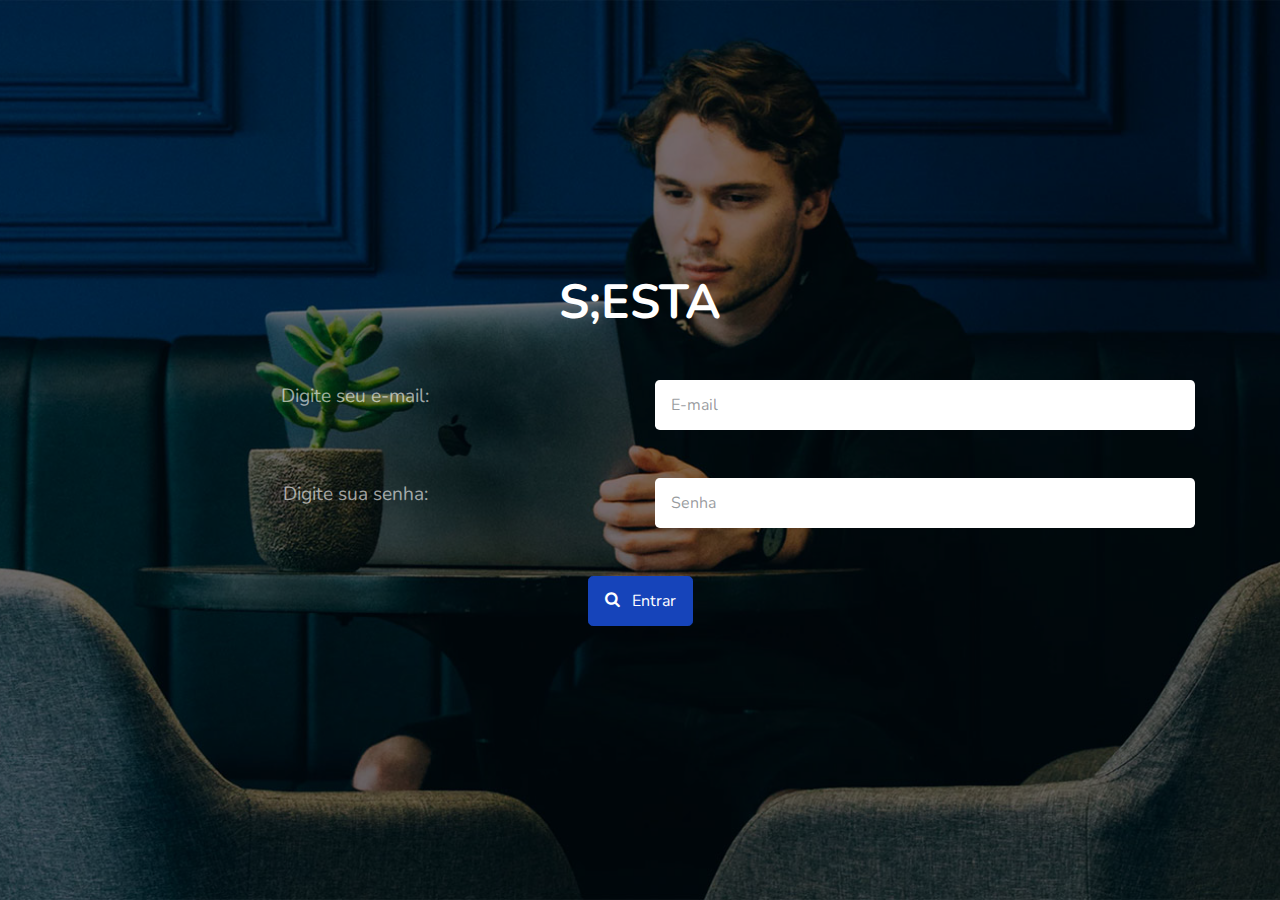
<file: Tcc-pos/web/index.html>
<!doctype html>
<html lang="en">
  <head>
    <title>Careers &mdash; Website Template by Colorlib</title>
    <meta charset="utf-8">
    <meta name="viewport" content="width=device-width, initial-scale=1, shrink-to-fit=no">
    <link rel="stylesheet" href="css/custom-bs.css">
    <link rel="stylesheet" href="css/jquery.fancybox.min.css">
    <link rel="stylesheet" href="css/bootstrap-select.min.css">
    <link rel="stylesheet" href="fonts/icomoon/style.css">
    <link rel="stylesheet" href="fonts/line-icons/style.css">
    <link rel="stylesheet" href="css/owl.carousel.min.css">
    <link rel="stylesheet" href="css/animate.min.css">
    <link rel="stylesheet" href="css/style.css">    
  </head>
  <body id="top">


<div class="site-wrap">
    <!-- HOME -->
    <section class="home-section section-hero overlay bg-image" style="background-image: url('images/hero_1.jpg');" id="home-section">

      <div class="container">
        <div class="row align-items-center justify-content-center">
          <div class="col-md-12">
            <div class="mb-5 text-center">
              <h1 class="text-white font-weight-bold">S;ESTA</h1>
            </div>
            <form method="post" class="search-jobs-form">
              <div class="row mb-5">
                <div class="col-12 col-sm-6 col-md-6 col-lg-6 mb-6 mb-lg-0">
                  <p class="text-center">Digite seu e-mail:</p>
                </div>
                <div class="col-12 col-sm-6 col-md-6 col-lg-6 mb-6 mb-lg-0">
                  <input type="text" class="form-control form-control-lg" placeholder="E-mail">
                </div>
              </div>
              <div class="row mb-5">
                <div class="col-12 col-sm-6 col-md-6 col-lg-6 mb-6 mb-lg-0">
                  <p class="text-center">Digite sua senha:</p>
                </div>
                <div class="col-12 col-sm-6 col-md-6 col-lg-6 mb-6 mb-lg-0">
                  <input type="password" class="form-control form-control-lg" placeholder="Senha">
                </div>
              </div>
              <div class="d-flex justify-content-center">
                  <button type="submit" class="btn btn-primary btn-lg text-white btn-search">
                      <span class="icon-search icon mr-2"></span>
                      Entrar
                  </button>
              </div>                
            </form>
          </div>
        </div>
      </div> 
    </section>
  </div>

    <!-- SCRIPTS -->
    <script src="js/jquery.min.js"></script>
    <script src="js/bootstrap.bundle.min.js"></script>
    <script src="js/isotope.pkgd.min.js"></script>
    <script src="js/stickyfill.min.js"></script>
    <script src="js/jquery.fancybox.min.js"></script>
    <script src="js/jquery.easing.1.3.js"></script>
    
    <script src="js/jquery.waypoints.min.js"></script>
    <script src="js/jquery.animateNumber.min.js"></script>
    <script src="js/owl.carousel.min.js"></script>
    
    <script src="js/custom.js"></script>   
  </body>
</html>
</file>
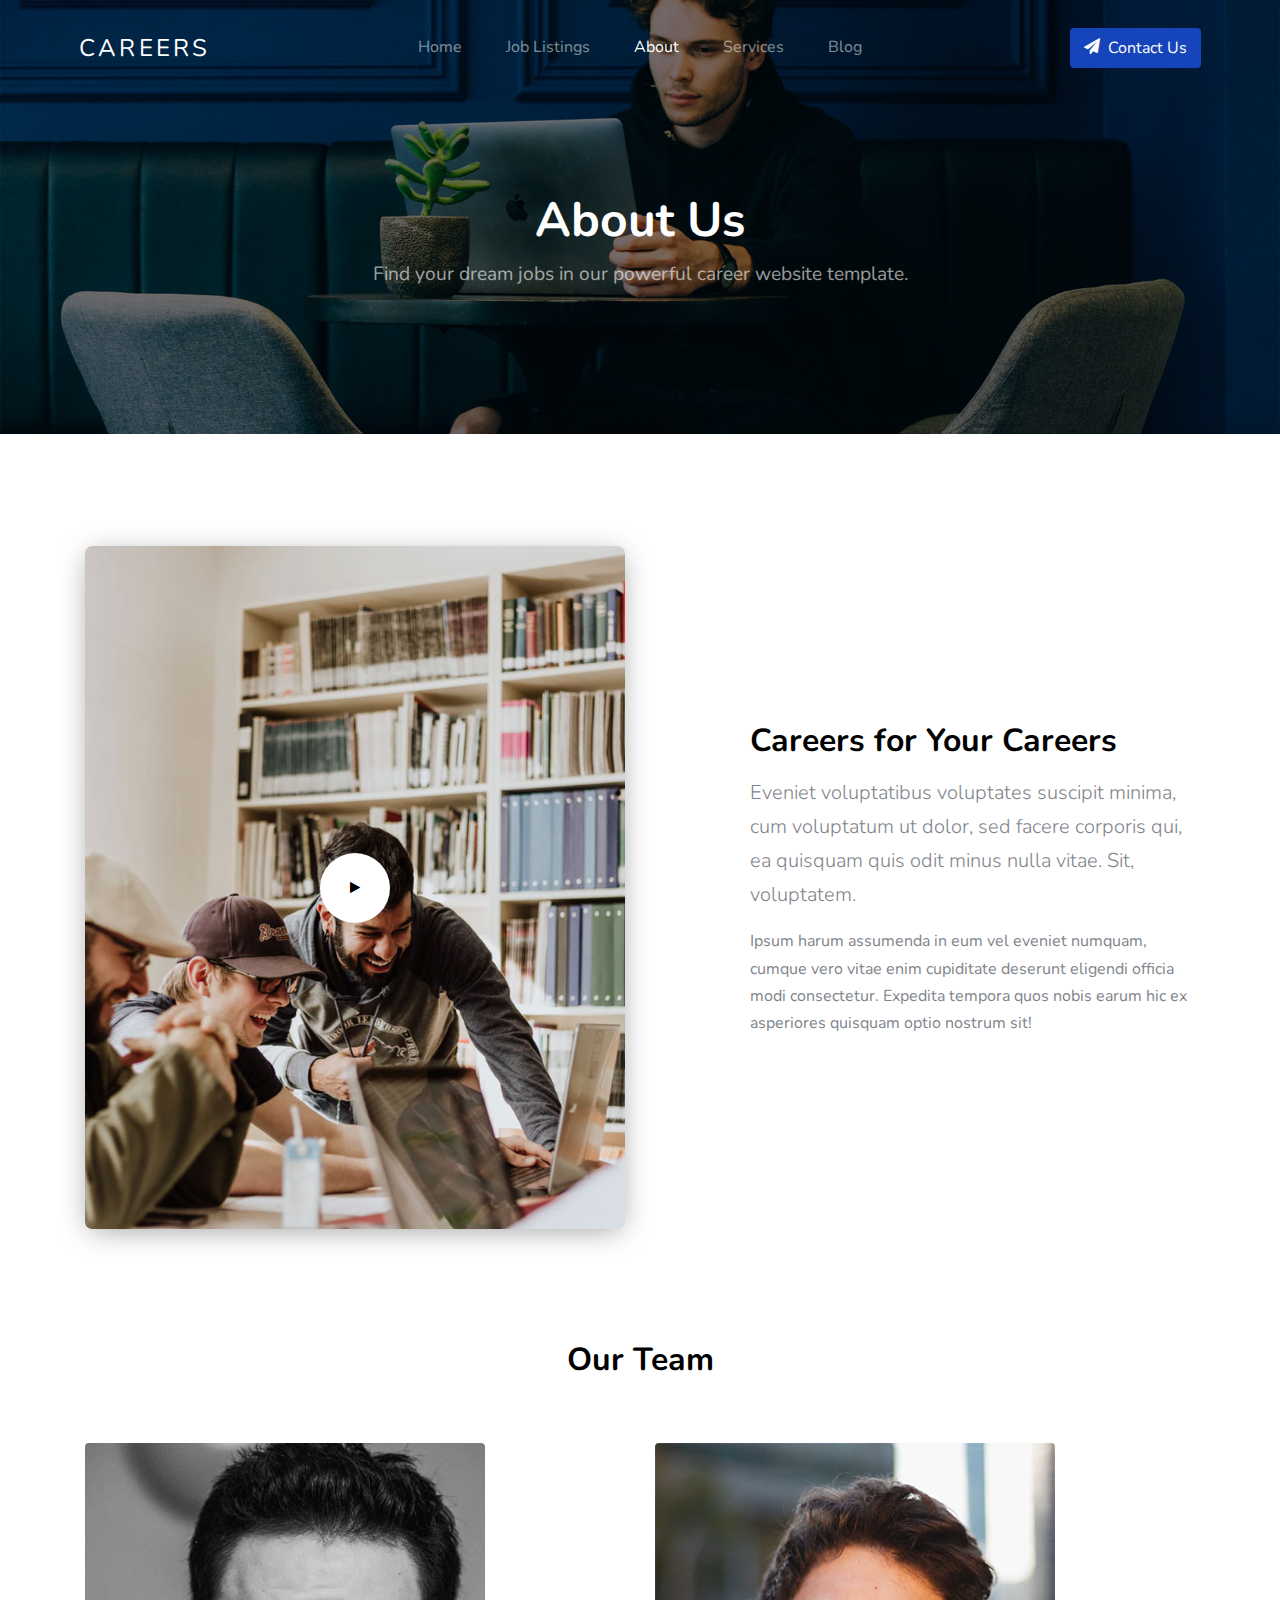
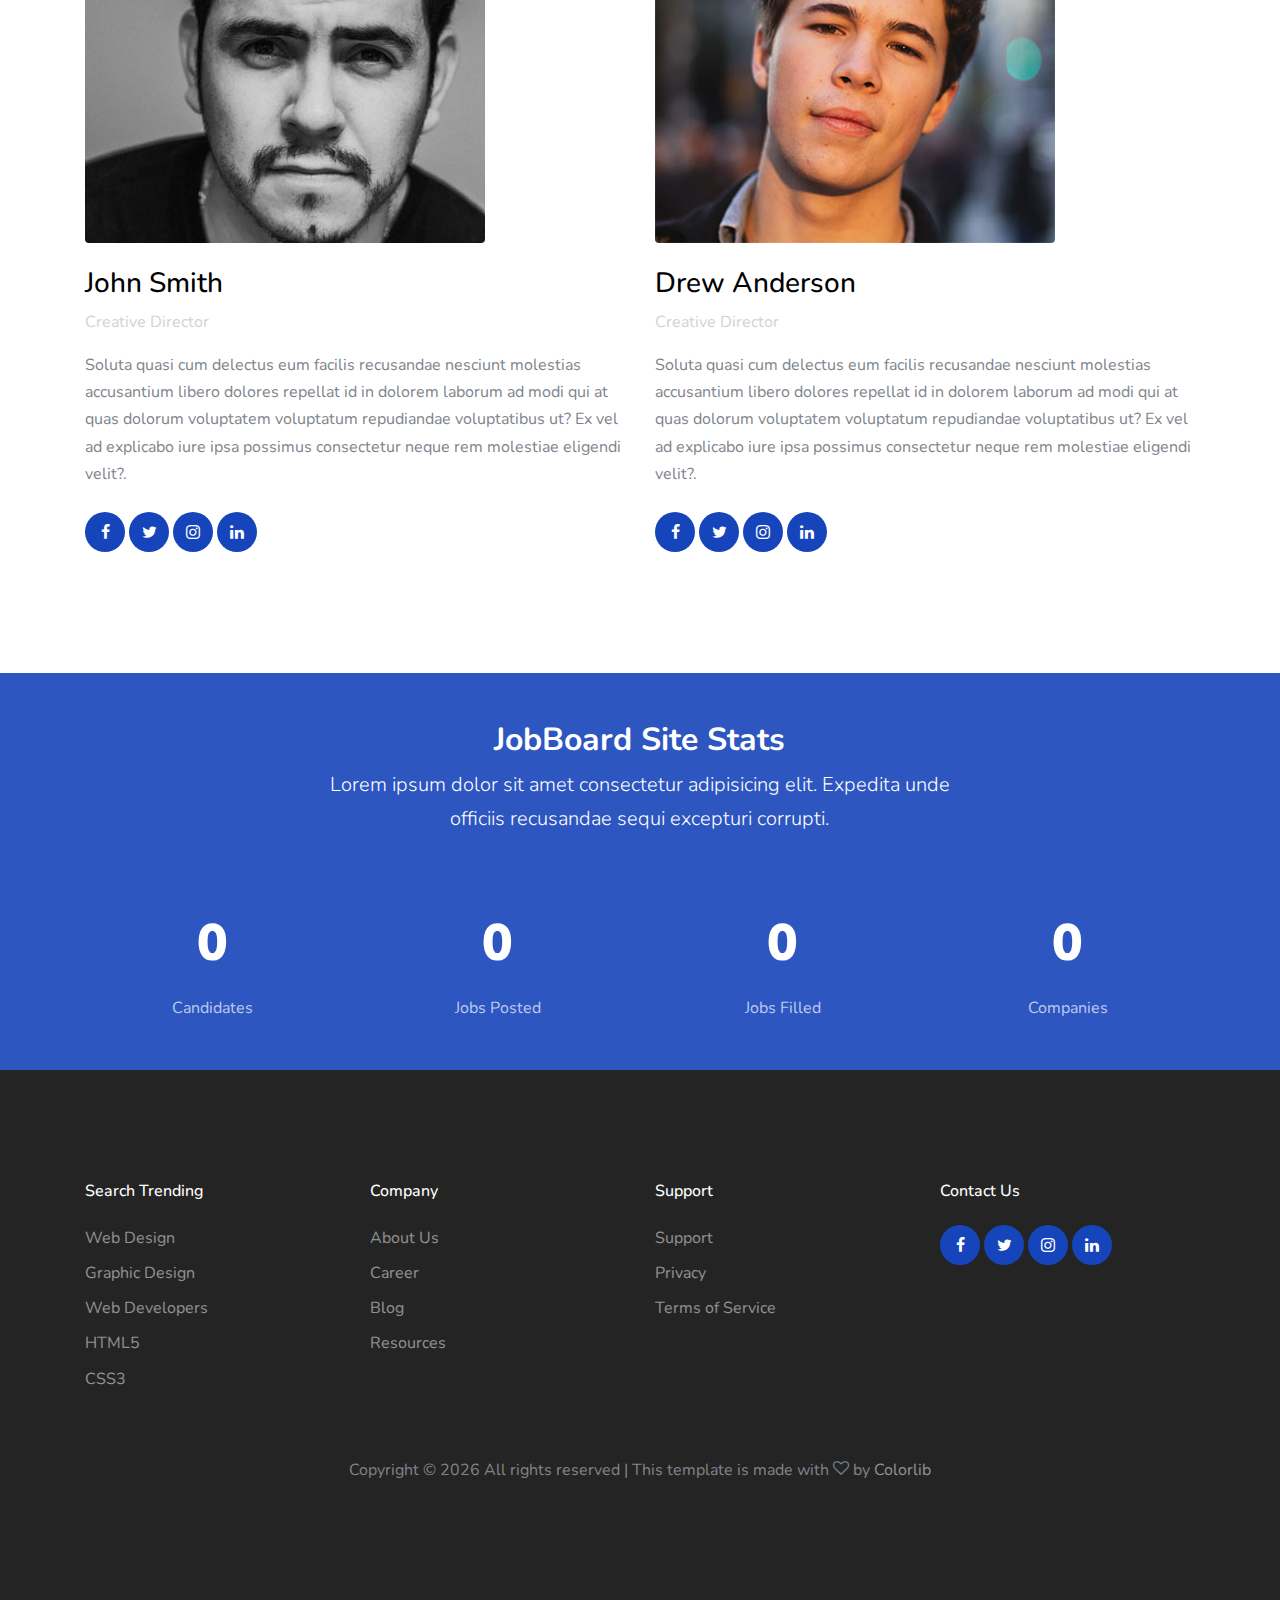
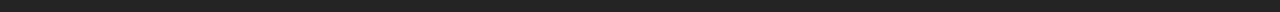
<file: Tcc-pos/web/about.html>
<!doctype html>
<html lang="en">

<head>
  <title>Careers &mdash; Website Template by Colorlib</title>
  <meta charset="utf-8">
  <meta name="viewport" content="width=device-width, initial-scale=1, shrink-to-fit=no">
  <link rel="stylesheet" href="css/custom-bs.css">
  <link rel="stylesheet" href="css/jquery.fancybox.min.css">
  <link rel="stylesheet" href="css/bootstrap-select.min.css">
  <link rel="stylesheet" href="fonts/icomoon/style.css">
  <link rel="stylesheet" href="fonts/line-icons/style.css">
  <link rel="stylesheet" href="css/owl.carousel.min.css">
  <link rel="stylesheet" href="css/animate.min.css">
  <link rel="stylesheet" href="css/style.css">
</head>

<body id="top">


  <div class="site-wrap">

    <div class="site-mobile-menu site-navbar-target">
      <div class="site-mobile-menu-header">
        <div class="site-mobile-menu-close mt-3">
          <span class="icon-close2 js-menu-toggle"></span>
        </div>
      </div>
      <div class="site-mobile-menu-body"></div>
    </div> <!-- .site-mobile-menu -->


    <!-- NAVBAR -->
    <header class="site-navbar mt-3">
      <div class="container-fluid">
        <div class="row align-items-center">
          <div class="site-logo col-6"><a href="index.html">Careers</a></div>

          <nav class="mx-auto site-navigation">
            <ul class="site-menu js-clone-nav d-none d-xl-block ml-0 pl-0">
              <li><a href="index.html" class="nav-link">Home</a></li>
              <li><a href="job-listings.html">Job Listings</a></li>
              <li><a href="about.html" class="active">About</a></li>
              <li><a href="services.html">Services</a></li>
              <li><a href="blog.html">Blog</a></li>
              <li class="d-lg-none"><a href="contact.html">Contact Us</a></li>
            </ul>
          </nav>

          <div class="right-cta-menu text-right d-flex aligin-items-center col-6">
            <div class="ml-auto">
              <a href="contact.html" class="btn btn-primary border-width-2 d-none d-lg-inline-block"><span
                  class="mr-2 icon-paper-plane"></span>Contact Us</a>
            </div>
            <a href="#" class="site-menu-toggle js-menu-toggle d-inline-block d-xl-none mt-lg-2 ml-3"><span
                class="icon-menu h3 m-0 p-0 mt-2"></span></a>
          </div>

        </div>
      </div>
    </header>

    <!-- HOME -->
    <section class="home-section section-hero inner-page overlay bg-image"
      style="background-image: url('images/hero_1.jpg');" id="home-section">
      <div class="container">
        <div class="row align-items-center justify-content-center">
          <div class="col-md-12">
            <div class="mb-5 text-center">
              <h1 class="text-white font-weight-bold">About Us</h1>
              <p>Find your dream jobs in our powerful career website template.</p>
            </div>
          </div>
        </div>
      </div>
    </section>



    
    
    <section class="site-section pb-0">
      <div class="container">
        <div class="row align-items-center">
          <div class="col-lg-6 mb-5 mb-lg-0">
            <a data-fancybox data-ratio="2" href="https://vimeo.com/317571768" class="block__96788">
              <span class="play-icon"><span class="icon-play"></span></span>
              <img src="images/about_1.jpg" alt="Image" class="img-fluid img-shadow">
            </a>
          </div>
          <div class="col-lg-5 ml-auto">
            <h2 class="section-title mb-3">Careers for Your Careers</h2>
            <p class="lead">Eveniet voluptatibus voluptates suscipit minima, cum voluptatum ut dolor, sed facere corporis
              qui, ea quisquam quis odit minus nulla vitae. Sit, voluptatem.</p>
            <p>Ipsum harum assumenda in eum vel eveniet numquam, cumque vero vitae enim cupiditate deserunt eligendi officia
              modi consectetur. Expedita tempora quos nobis earum hic ex asperiores quisquam optio nostrum sit!</p>
          </div>
        </div>
      </div>
    </section>
   
    
    <section class="site-section">
      <div class="container">
        <div class="row mb-5">
          <div class="col-12 text-center" data-aos="fade">
            <h2 class="section-title mb-3">Our Team</h2>
          </div>
        </div>
    
        <div class="row align-items-center block__69944">
    
          <div class="col-md-6">
            <img src="images/person_2.jpg" alt="Image" class="img-fluid mb-4 rounded">

            <h3>John Smith</h3>
            <p class="text-muted">Creative Director</p>
            <p>Soluta quasi cum delectus eum facilis recusandae nesciunt molestias accusantium libero dolores repellat id in
              dolorem laborum ad modi qui at quas dolorum voluptatem voluptatum repudiandae voluptatibus ut? Ex vel ad
              explicabo iure ipsa possimus consectetur neque rem molestiae eligendi velit?.</p>
            <div class="social mt-4">
              <a href="#"><span class="icon-facebook"></span></a>
              <a href="#"><span class="icon-twitter"></span></a>
              <a href="#"><span class="icon-instagram"></span></a>
              <a href="#"><span class="icon-linkedin"></span></a>
            </div>
          </div>
    
    
          <div class="col-md-6 order-md-2">
            <img src="images/person_1.jpg" alt="Image" class="img-fluid mb-4 rounded">


            <h3>Drew Anderson</h3>
            <p class="text-muted">Creative Director</p>
            <p>Soluta quasi cum delectus eum facilis recusandae nesciunt molestias accusantium libero dolores repellat id in
              dolorem laborum ad modi qui at quas dolorum voluptatem voluptatum repudiandae voluptatibus ut? Ex vel ad
              explicabo iure ipsa possimus consectetur neque rem molestiae eligendi velit?.</p>
            <div class="social mt-4">
              <a href="#"><span class="icon-facebook"></span></a>
              <a href="#"><span class="icon-twitter"></span></a>
              <a href="#"><span class="icon-instagram"></span></a>
              <a href="#"><span class="icon-linkedin"></span></a>
            </div>
          </div>
    
         
        </div>
    </section>


    <section class="py-5 bg-image overlay-primary fixed overlay" id="next-section"
      style="background-image: url('images/hero_1.jpg');">
      <div class="container">
        <div class="row mb-5 justify-content-center">
          <div class="col-md-7 text-center">
            <h2 class="section-title mb-2 text-white">JobBoard Site Stats</h2>
            <p class="lead text-white">Lorem ipsum dolor sit amet consectetur adipisicing elit. Expedita unde officiis
              recusandae sequi excepturi corrupti.</p>
          </div>
        </div>
        <div class="row pb-0 block__19738 section-counter">
    
          <div class="col-6 col-md-6 col-lg-3 mb-5 mb-lg-0">
            <div class="d-flex align-items-center justify-content-center mb-2">
              <strong class="number" data-number="1930">0</strong>
            </div>
            <span class="caption">Candidates</span>
          </div>
    
          <div class="col-6 col-md-6 col-lg-3 mb-5 mb-lg-0">
            <div class="d-flex align-items-center justify-content-center mb-2">
              <strong class="number" data-number="54">0</strong>
            </div>
            <span class="caption">Jobs Posted</span>
          </div>
    
          <div class="col-6 col-md-6 col-lg-3 mb-5 mb-lg-0">
            <div class="d-flex align-items-center justify-content-center mb-2">
              <strong class="number" data-number="120">0</strong>
            </div>
            <span class="caption">Jobs Filled</span>
          </div>
    
          <div class="col-6 col-md-6 col-lg-3 mb-5 mb-lg-0">
            <div class="d-flex align-items-center justify-content-center mb-2">
              <strong class="number" data-number="550">0</strong>
            </div>
            <span class="caption">Companies</span>
          </div>
    
    
        </div>
      </div>
    </section>

    <footer class="site-footer">


      <div class="container">
        <div class="row mb-5">
          <div class="col-6 col-md-3 mb-4 mb-md-0">
            <h3>Search Trending</h3>
            <ul class="list-unstyled">
              <li><a href="#">Web Design</a></li>
              <li><a href="#">Graphic Design</a></li>
              <li><a href="#">Web Developers</a></li>
              <li><a href="#">HTML5</a></li>
              <li><a href="#">CSS3</a></li>
            </ul>
          </div>
          <div class="col-6 col-md-3 mb-4 mb-md-0">
            <h3>Company</h3>
            <ul class="list-unstyled">
              <li><a href="#">About Us</a></li>
              <li><a href="#">Career</a></li>
              <li><a href="#">Blog</a></li>
              <li><a href="#">Resources</a></li>
            </ul>
          </div>
          <div class="col-6 col-md-3 mb-4 mb-md-0">
            <h3>Support</h3>
            <ul class="list-unstyled">
              <li><a href="#">Support</a></li>
              <li><a href="#">Privacy</a></li>
              <li><a href="#">Terms of Service</a></li>
            </ul>
          </div>
          <div class="col-6 col-md-3 mb-4 mb-md-0">
            <h3>Contact Us</h3>
            <div class="footer-social">
              <a href="#"><span class="icon-facebook"></span></a>
              <a href="#"><span class="icon-twitter"></span></a>
              <a href="#"><span class="icon-instagram"></span></a>
              <a href="#"><span class="icon-linkedin"></span></a>
            </div>
          </div>
        </div>

        <div class="row text-center">
          <div class="col-12">
            <p>
              <!-- Link back to Colorlib can't be removed. Template is licensed under CC BY 3.0. -->
              Copyright &copy;
              <script>document.write(new Date().getFullYear());</script> All rights reserved | This template is made
              with <i class="icon-heart-o" aria-hidden="true"></i> by <a href="https://colorlib.com"
                target="_blank">Colorlib</a>
              <!-- Link back to Colorlib can't be removed. Template is licensed under CC BY 3.0. -->
            </p>
          </div>
        </div>
      </div>
    </footer>

  </div>

  <!-- SCRIPTS -->
  <script src="js/jquery.min.js"></script>
  <script src="js/bootstrap.bundle.min.js"></script>
  <script src="js/isotope.pkgd.min.js"></script>
  <script src="js/stickyfill.min.js"></script>
  <script src="js/jquery.fancybox.min.js"></script>
  <script src="js/jquery.easing.1.3.js"></script>

  <script src="js/jquery.waypoints.min.js"></script>
  <script src="js/jquery.animateNumber.min.js"></script>
  <script src="js/owl.carousel.min.js"></script>

  <script src="js/custom.js"></script>


</body>

</html>
</file>
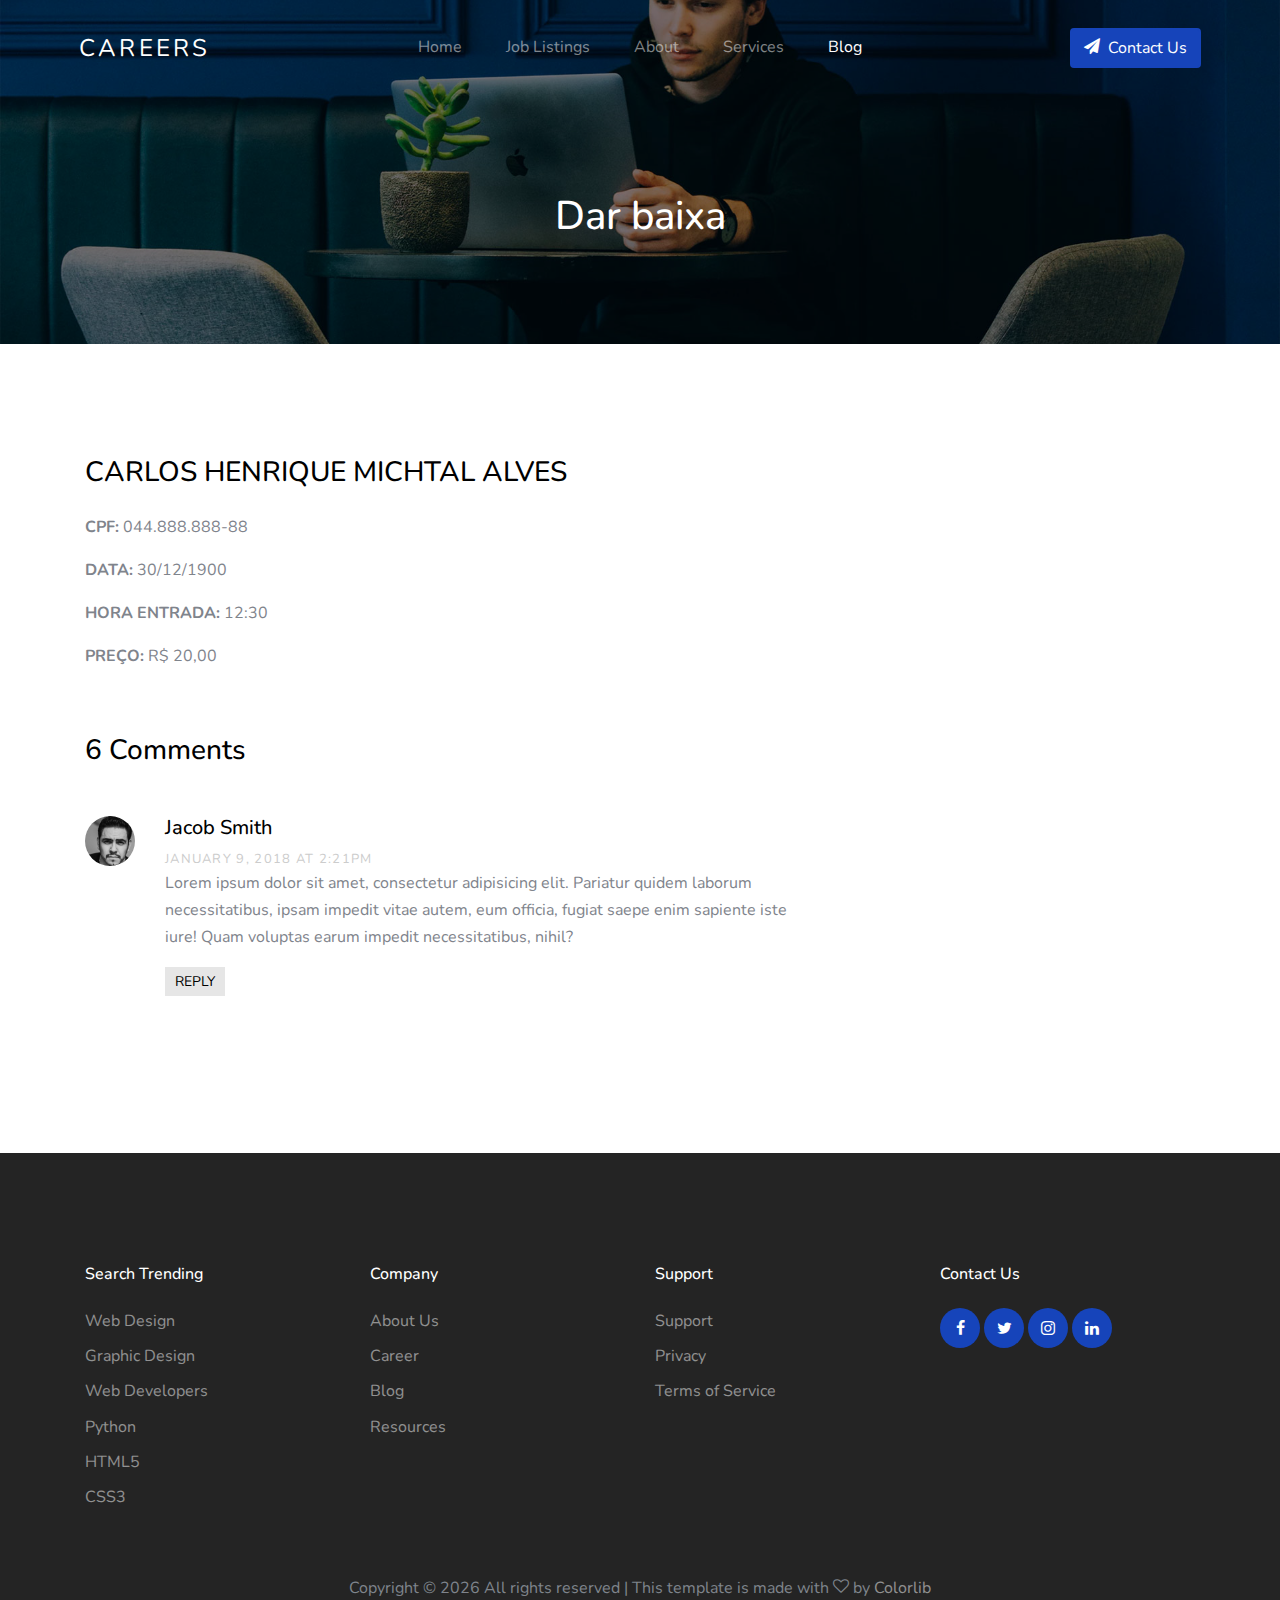
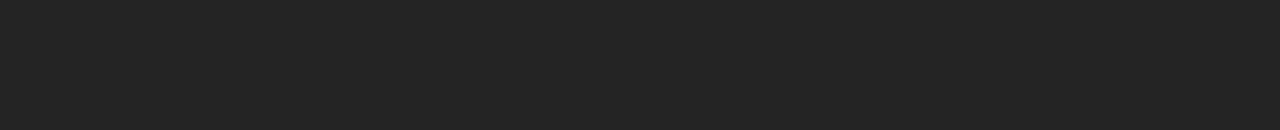
<file: Tcc-pos/web/blog-single.html>
<!doctype html>
<html lang="en">

<head>
  <title>Careers &mdash; Website Template by Colorlib</title>
  <meta charset="utf-8">
  <meta name="viewport" content="width=device-width, initial-scale=1, shrink-to-fit=no">
  <link rel="stylesheet" href="css/custom-bs.css">
  <link rel="stylesheet" href="css/jquery.fancybox.min.css">
  <link rel="stylesheet" href="css/bootstrap-select.min.css">
  <link rel="stylesheet" href="fonts/icomoon/style.css">
  <link rel="stylesheet" href="fonts/line-icons/style.css">
  <link rel="stylesheet" href="css/owl.carousel.min.css">
  <link rel="stylesheet" href="css/animate.min.css">
  <link rel="stylesheet" href="css/style.css">
</head>

<body id="top">


  <div class="site-wrap">

    <div class="site-mobile-menu site-navbar-target">
      <div class="site-mobile-menu-header">
        <div class="site-mobile-menu-close mt-3">
          <span class="icon-close2 js-menu-toggle"></span>
        </div>
      </div>
      <div class="site-mobile-menu-body"></div>
    </div> <!-- .site-mobile-menu -->


    <!-- NAVBAR -->
    <header class="site-navbar mt-3">
      <div class="container-fluid">
        <div class="row align-items-center">
          <div class="site-logo col-6"><a href="index.html">Careers</a></div>

          <nav class="mx-auto site-navigation">
            <ul class="site-menu js-clone-nav d-none d-xl-block ml-0 pl-0">
              <li><a href="index.html" class="nav-link">Home</a></li>
              <li><a href="job-listings.html">Job Listings</a></li>
              <li><a href="about.html">About</a></li>
              <li><a href="services.html">Services</a></li>
              <li><a href="blog.html" class="active">Blog</a></li>
              <li class="d-lg-none"><a href="contact.html">Contact Us</a></li>
            </ul>
          </nav>

          <div class="right-cta-menu text-right d-flex aligin-items-center col-6">
            <div class="ml-auto">
              <a href="contact.html" class="btn btn-primary border-width-2 d-none d-lg-inline-block"><span
                  class="mr-2 icon-paper-plane"></span>Contact Us</a>
            </div>
            <a href="#" class="site-menu-toggle js-menu-toggle d-inline-block d-xl-none mt-lg-2 ml-3"><span
                class="icon-menu h3 m-0 p-0 mt-2"></span></a>
          </div>

        </div>
      </div>
    </header>

    <!-- HOME -->
    <!-- HOME -->
    <section class="section-hero overlay inner-page bg-image" style="background-image: url('images/hero_1.jpg');"
      id="home-section">
      <div class="container">
        <div class="row">
          <div class="col-md-12 text-center">
            <h1 class="text-white">Dar baixa</h1>
          </div>
        </div>
      </div>
    </section>


    <section class="site-section" id="next-section">
      <div class="container">
        <div class="row">
          <div class="col-lg-8 blog-content">
            <h3 class="mb-4">CARLOS HENRIQUE MICHTAL ALVES</h3>
    
            <p><b>CPF:</b> 044.888.888-88</p>
            <p><b>DATA:</b> 30/12/1900</p>
            <p><b>HORA ENTRADA:</b> 12:30</p>
            <p><b>PREÇO:</b> R$ 20,00</p>
            
            <div class="pt-5">
              <h3 class="mb-5">6 Comments</h3>
              <ul class="comment-list">
                <li class="comment">
                  <div class="vcard bio">
                    <img src="images/person_2.jpg" alt="Image placeholder">
                  </div>
                  <div class="comment-body">
                    <h3>Jacob Smith</h3>
                    <div class="meta">January 9, 2018 at 2:21pm</div>
                    <p>Lorem ipsum dolor sit amet, consectetur adipisicing elit. Pariatur quidem laborum necessitatibus,
                      ipsam impedit vitae autem, eum officia, fugiat saepe enim sapiente iste iure! Quam voluptas earum
                      impedit necessitatibus, nihil?</p>
                    <p><a href="#" class="reply">Reply</a></p>
                  </div>
                </li>
              </ul>
              <!-- END comment-list -->

            </div>
    
          </div>
    
          </div>
        </div>
    </section>

    <footer class="site-footer">


      <div class="container">
        <div class="row mb-5">
          <div class="col-6 col-md-3 mb-4 mb-md-0">
            <h3>Search Trending</h3>
            <ul class="list-unstyled">
              <li><a href="#">Web Design</a></li>
              <li><a href="#">Graphic Design</a></li>
              <li><a href="#">Web Developers</a></li>
              <li><a href="#">Python</a></li>
              <li><a href="#">HTML5</a></li>
              <li><a href="#">CSS3</a></li>
            </ul>
          </div>
          <div class="col-6 col-md-3 mb-4 mb-md-0">
            <h3>Company</h3>
            <ul class="list-unstyled">
              <li><a href="#">About Us</a></li>
              <li><a href="#">Career</a></li>
              <li><a href="#">Blog</a></li>
              <li><a href="#">Resources</a></li>
            </ul>
          </div>
          <div class="col-6 col-md-3 mb-4 mb-md-0">
            <h3>Support</h3>
            <ul class="list-unstyled">
              <li><a href="#">Support</a></li>
              <li><a href="#">Privacy</a></li>
              <li><a href="#">Terms of Service</a></li>
            </ul>
          </div>
          <div class="col-6 col-md-3 mb-4 mb-md-0">
            <h3>Contact Us</h3>
            <div class="footer-social">
              <a href="#"><span class="icon-facebook"></span></a>
              <a href="#"><span class="icon-twitter"></span></a>
              <a href="#"><span class="icon-instagram"></span></a>
              <a href="#"><span class="icon-linkedin"></span></a>
            </div>
          </div>
        </div>

        <div class="row text-center">
          <div class="col-12">
            <p>
              <!-- Link back to Colorlib can't be removed. Template is licensed under CC BY 3.0. -->
              Copyright &copy;
              <script>document.write(new Date().getFullYear());</script> All rights reserved | This template is made
              with <i class="icon-heart-o" aria-hidden="true"></i> by <a href="https://colorlib.com"
                target="_blank">Colorlib</a>
              <!-- Link back to Colorlib can't be removed. Template is licensed under CC BY 3.0. -->
            </p>
          </div>
        </div>
      </div>
    </footer>

  </div>

  <!-- SCRIPTS -->
  <script src="js/jquery.min.js"></script>
  <script src="js/bootstrap.bundle.min.js"></script>
  <script src="js/isotope.pkgd.min.js"></script>
  <script src="js/stickyfill.min.js"></script>
  <script src="js/jquery.fancybox.min.js"></script>
  <script src="js/jquery.easing.1.3.js"></script>

  <script src="js/jquery.waypoints.min.js"></script>
  <script src="js/jquery.animateNumber.min.js"></script>
  <script src="js/owl.carousel.min.js"></script>
  <script src="js/custom.js"></script>


</body>

</html>
</file>
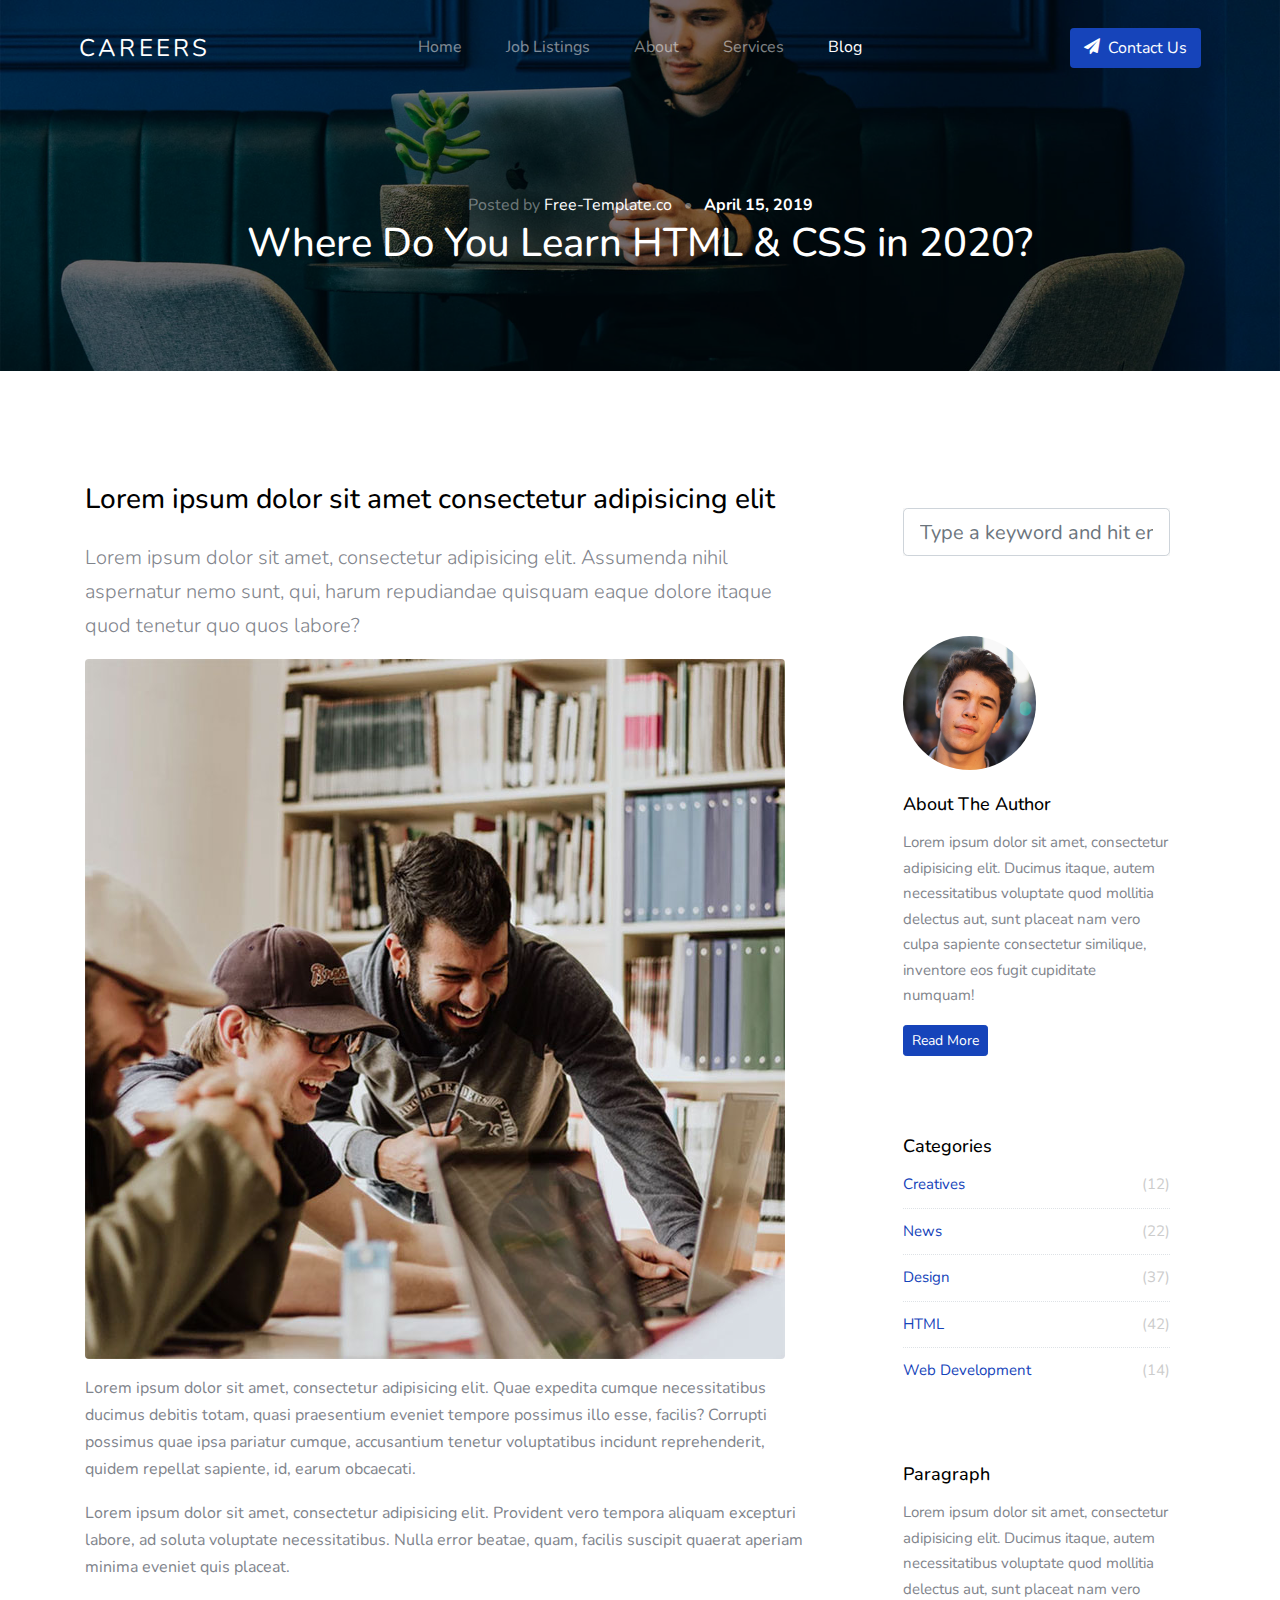
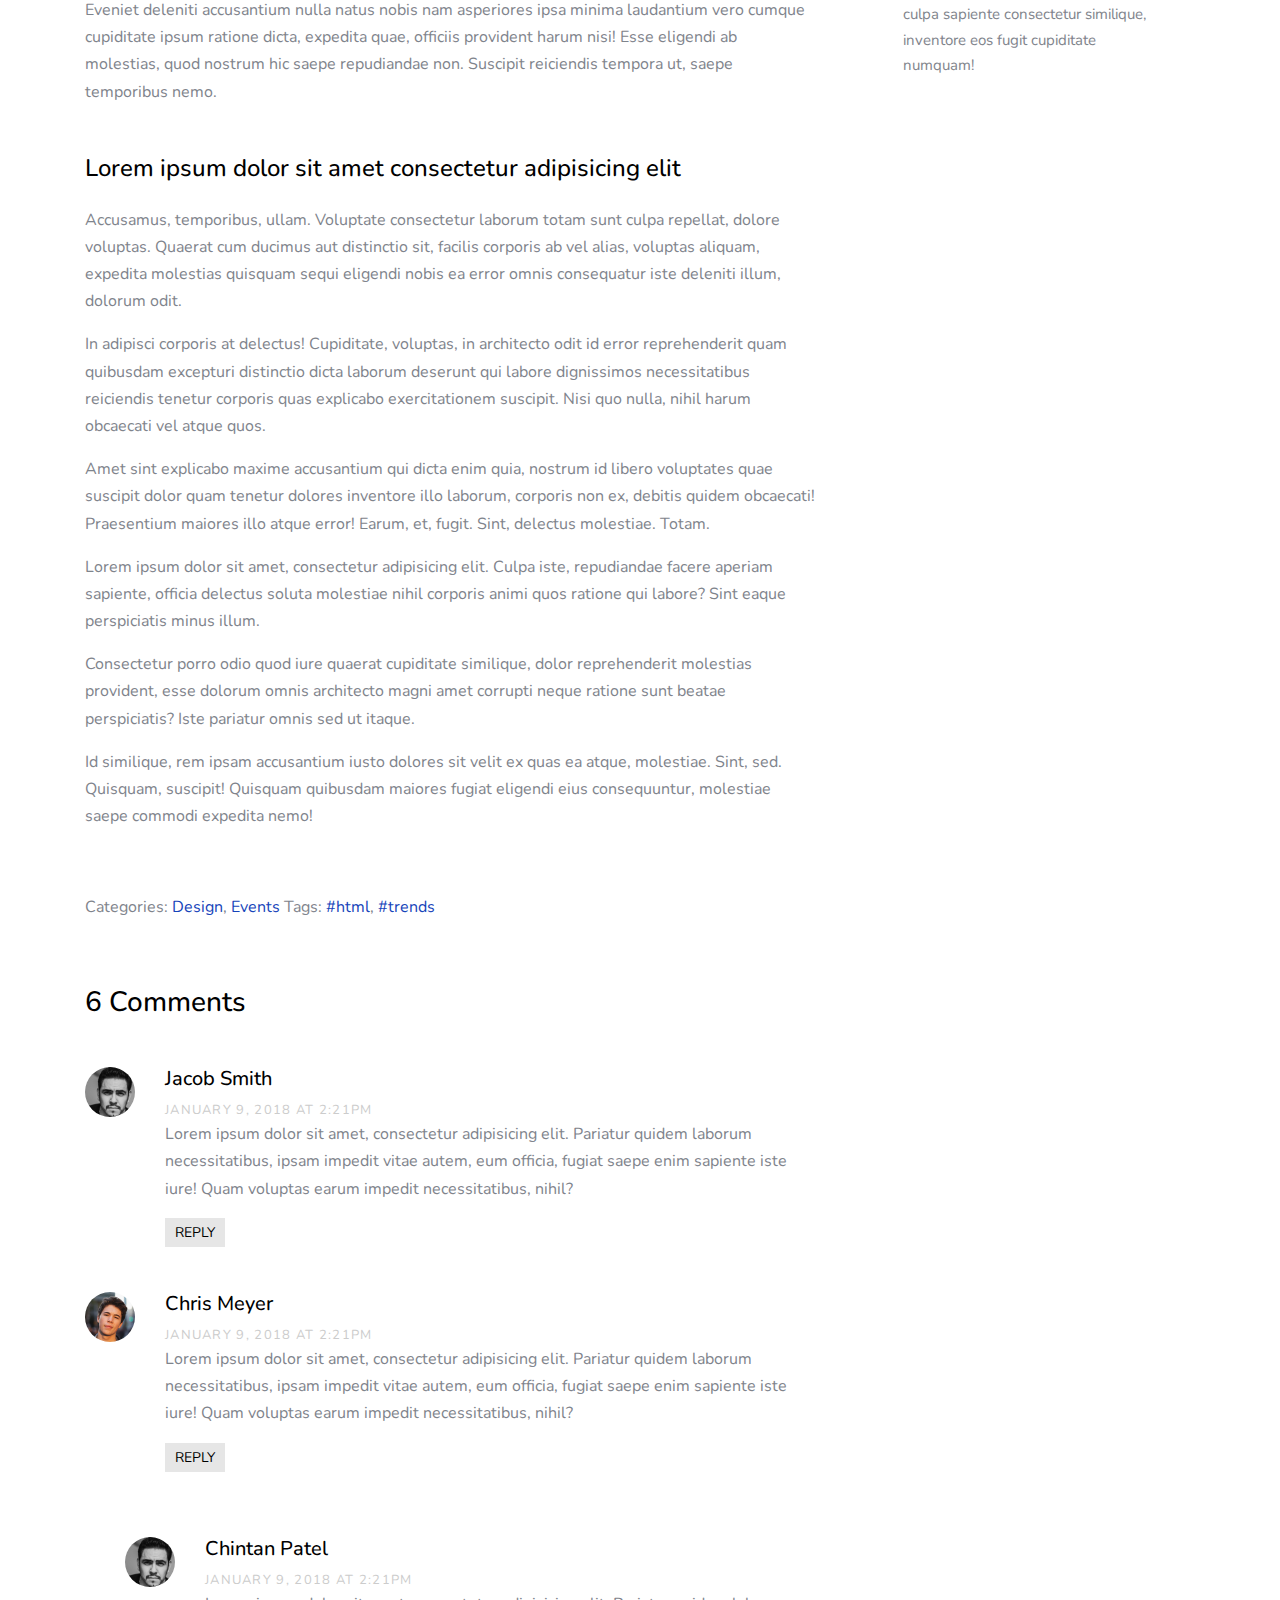
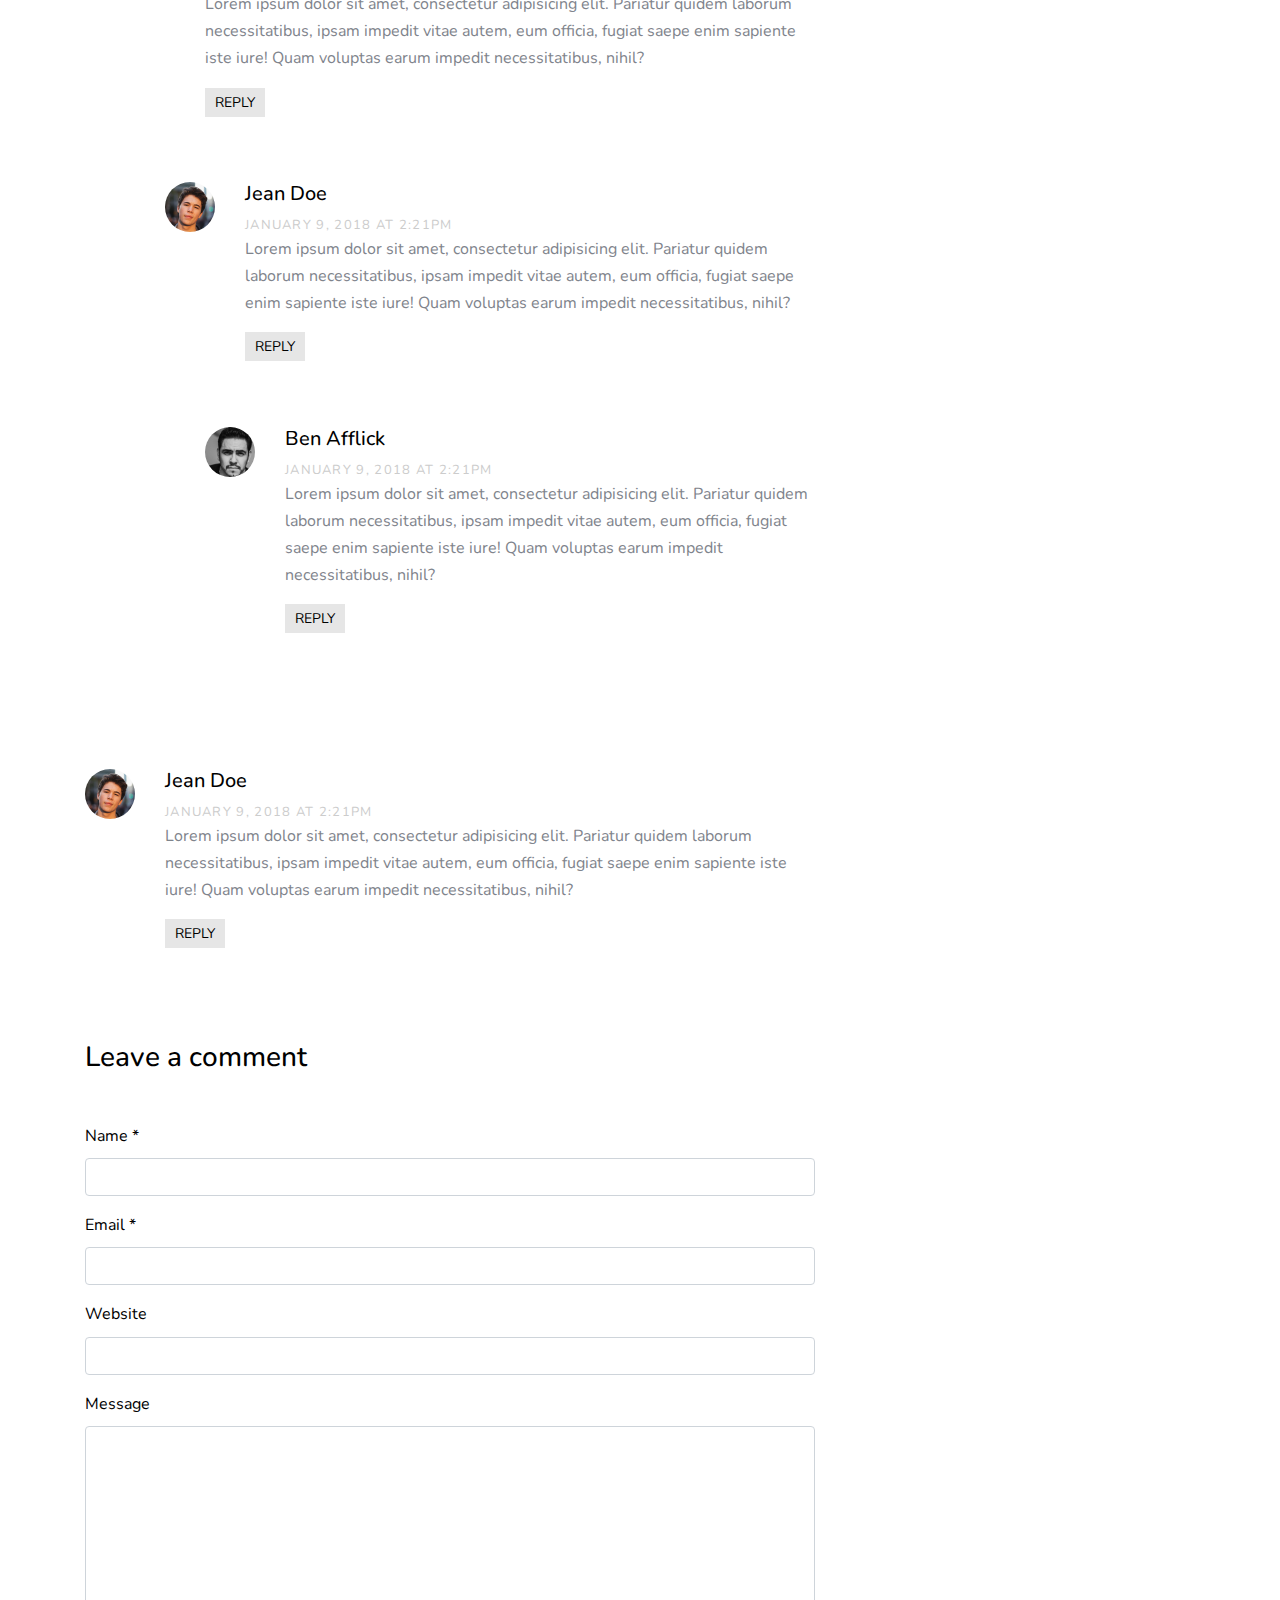
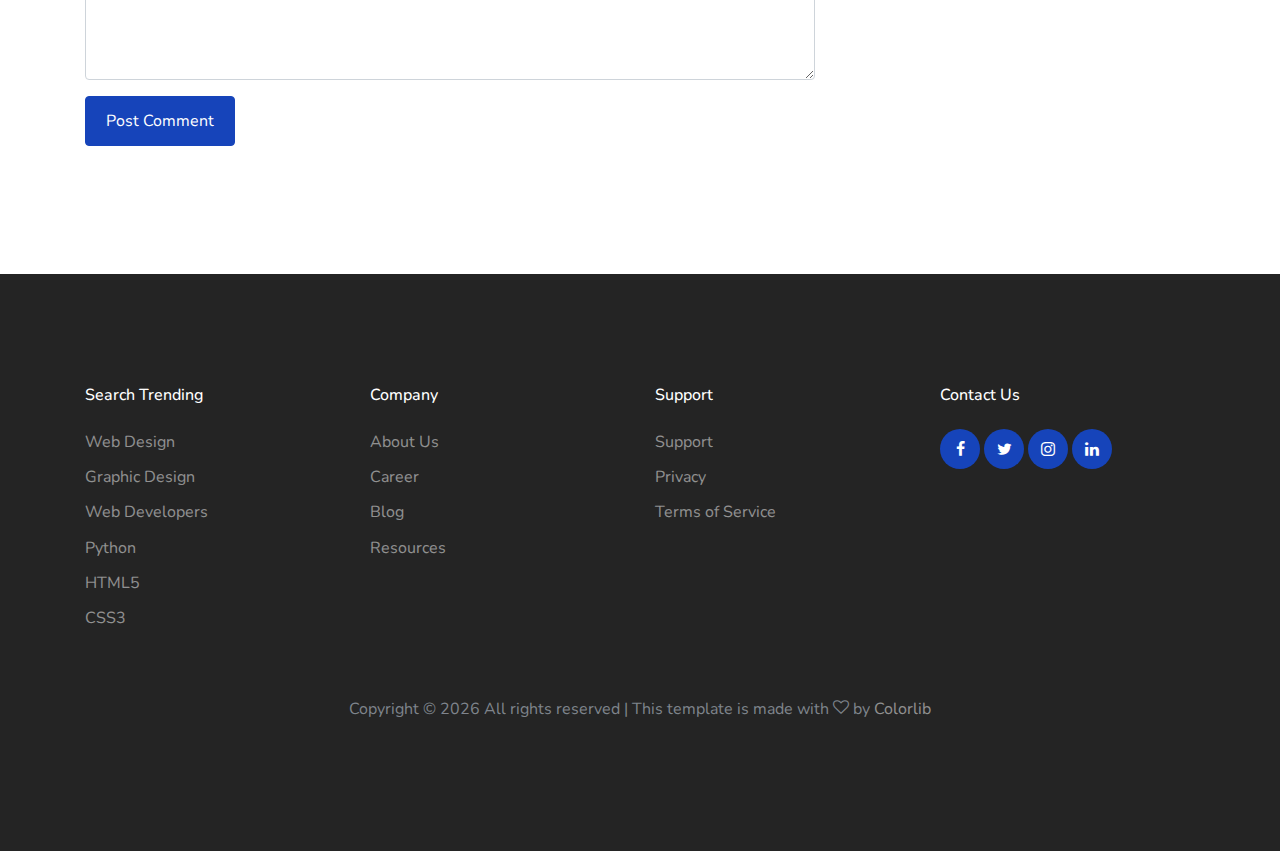
<file: Tcc-pos/web/blog-single_1.html>
<!doctype html>
<html lang="en">

<head>
  <title>Careers &mdash; Website Template by Colorlib</title>
  <meta charset="utf-8">
  <meta name="viewport" content="width=device-width, initial-scale=1, shrink-to-fit=no">
  <link rel="stylesheet" href="css/custom-bs.css">
  <link rel="stylesheet" href="css/jquery.fancybox.min.css">
  <link rel="stylesheet" href="css/bootstrap-select.min.css">
  <link rel="stylesheet" href="fonts/icomoon/style.css">
  <link rel="stylesheet" href="fonts/line-icons/style.css">
  <link rel="stylesheet" href="css/owl.carousel.min.css">
  <link rel="stylesheet" href="css/animate.min.css">
  <link rel="stylesheet" href="css/style.css">
</head>

<body id="top">


  <div class="site-wrap">

    <div class="site-mobile-menu site-navbar-target">
      <div class="site-mobile-menu-header">
        <div class="site-mobile-menu-close mt-3">
          <span class="icon-close2 js-menu-toggle"></span>
        </div>
      </div>
      <div class="site-mobile-menu-body"></div>
    </div> <!-- .site-mobile-menu -->


    <!-- NAVBAR -->
    <header class="site-navbar mt-3">
      <div class="container-fluid">
        <div class="row align-items-center">
          <div class="site-logo col-6"><a href="index.html">Careers</a></div>

          <nav class="mx-auto site-navigation">
            <ul class="site-menu js-clone-nav d-none d-xl-block ml-0 pl-0">
              <li><a href="index.html" class="nav-link">Home</a></li>
              <li><a href="job-listings.html">Job Listings</a></li>
              <li><a href="about.html">About</a></li>
              <li><a href="services.html">Services</a></li>
              <li><a href="blog.html" class="active">Blog</a></li>
              <li class="d-lg-none"><a href="contact.html">Contact Us</a></li>
            </ul>
          </nav>

          <div class="right-cta-menu text-right d-flex aligin-items-center col-6">
            <div class="ml-auto">
              <a href="contact.html" class="btn btn-primary border-width-2 d-none d-lg-inline-block"><span
                  class="mr-2 icon-paper-plane"></span>Contact Us</a>
            </div>
            <a href="#" class="site-menu-toggle js-menu-toggle d-inline-block d-xl-none mt-lg-2 ml-3"><span
                class="icon-menu h3 m-0 p-0 mt-2"></span></a>
          </div>

        </div>
      </div>
    </header>

    <!-- HOME -->
    <!-- HOME -->
    <section class="section-hero overlay inner-page bg-image" style="background-image: url('images/hero_1.jpg');"
      id="home-section">
      <div class="container">
        <div class="row">
          <div class="col-md-12 text-center">
            <div class="custom-breadcrumbs mb-0">
              <span class="slash">Posted by</span> <a href="https://free-template.co/" class="text-white"
                target="_blank">Free-Template.co</a>
              <span class="mx-2 slash">&bullet;</span>
              <span class="text-white"><strong>April 15, 2019</strong></span>
            </div>
            <h1 class="text-white">Where Do You Learn HTML &amp; CSS in 2020?</h1>
    
    
          </div>
        </div>
      </div>
    </section>


    <section class="site-section" id="next-section">
      <div class="container">
        <div class="row">
          <div class="col-lg-8 blog-content">
            <h3 class="mb-4">Lorem ipsum dolor sit amet consectetur adipisicing elit</h3>
            <p class="lead">Lorem ipsum dolor sit amet, consectetur adipisicing elit. Assumenda nihil aspernatur nemo sunt,
              qui, harum repudiandae quisquam eaque dolore itaque quod tenetur quo quos labore?</p>
            <p><img src="images/sq_img_1.jpg" alt="Free Website Template by Free-Template.co"
                class="img-fluid rounded"></p>
            <p>Lorem ipsum dolor sit amet, consectetur adipisicing elit. Quae expedita cumque necessitatibus ducimus debitis
              totam, quasi praesentium eveniet tempore possimus illo esse, facilis? Corrupti possimus quae ipsa pariatur
              cumque, accusantium tenetur voluptatibus incidunt reprehenderit, quidem repellat sapiente, id, earum
              obcaecati.</p>
    
            <blockquote>
              <p>Lorem ipsum dolor sit amet, consectetur adipisicing elit. Provident vero tempora aliquam excepturi labore,
                ad soluta voluptate necessitatibus. Nulla error beatae, quam, facilis suscipit quaerat aperiam minima
                eveniet quis placeat.</p>
            </blockquote>
    
            <p>Eveniet deleniti accusantium nulla natus nobis nam asperiores ipsa minima laudantium vero cumque cupiditate
              ipsum ratione dicta, expedita quae, officiis provident harum nisi! Esse eligendi ab molestias, quod nostrum
              hic saepe repudiandae non. Suscipit reiciendis tempora ut, saepe temporibus nemo.</p>
            <h4 class="mt-5 mb-4">Lorem ipsum dolor sit amet consectetur adipisicing elit</h4>
            <p>Accusamus, temporibus, ullam. Voluptate consectetur laborum totam sunt culpa repellat, dolore voluptas.
              Quaerat cum ducimus aut distinctio sit, facilis corporis ab vel alias, voluptas aliquam, expedita molestias
              quisquam sequi eligendi nobis ea error omnis consequatur iste deleniti illum, dolorum odit.</p>
            <p>In adipisci corporis at delectus! Cupiditate, voluptas, in architecto odit id error reprehenderit quam
              quibusdam excepturi distinctio dicta laborum deserunt qui labore dignissimos necessitatibus reiciendis tenetur
              corporis quas explicabo exercitationem suscipit. Nisi quo nulla, nihil harum obcaecati vel atque quos.</p>
            <p>Amet sint explicabo maxime accusantium qui dicta enim quia, nostrum id libero voluptates quae suscipit dolor
              quam tenetur dolores inventore illo laborum, corporis non ex, debitis quidem obcaecati! Praesentium maiores
              illo atque error! Earum, et, fugit. Sint, delectus molestiae. Totam.</p>
    
            <p>Lorem ipsum dolor sit amet, consectetur adipisicing elit. Culpa iste, repudiandae facere aperiam sapiente,
              officia delectus soluta molestiae nihil corporis animi quos ratione qui labore? Sint eaque perspiciatis minus
              illum.</p>
            <p>Consectetur porro odio quod iure quaerat cupiditate similique, dolor reprehenderit molestias provident, esse
              dolorum omnis architecto magni amet corrupti neque ratione sunt beatae perspiciatis? Iste pariatur omnis sed
              ut itaque.</p>
            <p>Id similique, rem ipsam accusantium iusto dolores sit velit ex quas ea atque, molestiae. Sint, sed. Quisquam,
              suscipit! Quisquam quibusdam maiores fugiat eligendi eius consequuntur, molestiae saepe commodi expedita nemo!
            </p>
            <div class="pt-5">
              <p>Categories: <a href="#">Design</a>, <a href="#">Events</a> Tags: <a href="#">#html</a>, <a
                  href="#">#trends</a></p>
            </div>
    
    
            <div class="pt-5">
              <h3 class="mb-5">6 Comments</h3>
              <ul class="comment-list">
                <li class="comment">
                  <div class="vcard bio">
                    <img src="images/person_2.jpg" alt="Image placeholder">
                  </div>
                  <div class="comment-body">
                    <h3>Jacob Smith</h3>
                    <div class="meta">January 9, 2018 at 2:21pm</div>
                    <p>Lorem ipsum dolor sit amet, consectetur adipisicing elit. Pariatur quidem laborum necessitatibus,
                      ipsam impedit vitae autem, eum officia, fugiat saepe enim sapiente iste iure! Quam voluptas earum
                      impedit necessitatibus, nihil?</p>
                    <p><a href="#" class="reply">Reply</a></p>
                  </div>
                </li>
    
                <li class="comment">
                  <div class="vcard bio">
                    <img src="images/person_1.jpg" alt="Image placeholder">
                  </div>
                  <div class="comment-body">
                    <h3>Chris Meyer</h3>
                    <div class="meta">January 9, 2018 at 2:21pm</div>
                    <p>Lorem ipsum dolor sit amet, consectetur adipisicing elit. Pariatur quidem laborum necessitatibus,
                      ipsam impedit vitae autem, eum officia, fugiat saepe enim sapiente iste iure! Quam voluptas earum
                      impedit necessitatibus, nihil?</p>
                    <p><a href="#" class="reply">Reply</a></p>
                  </div>
    
                  <ul class="children">
                    <li class="comment">
                      <div class="vcard bio">
                        <img src="images/person_2.jpg" alt="Image placeholder">
                      </div>
                      <div class="comment-body">
                        <h3>Chintan Patel</h3>
                        <div class="meta">January 9, 2018 at 2:21pm</div>
                        <p>Lorem ipsum dolor sit amet, consectetur adipisicing elit. Pariatur quidem laborum necessitatibus,
                          ipsam impedit vitae autem, eum officia, fugiat saepe enim sapiente iste iure! Quam voluptas earum
                          impedit necessitatibus, nihil?</p>
                        <p><a href="#" class="reply">Reply</a></p>
                      </div>
    
    
                      <ul class="children">
                        <li class="comment">
                          <div class="vcard bio">
                            <img src="images/person_1.jpg" alt="Image placeholder">
                          </div>
                          <div class="comment-body">
                            <h3>Jean Doe</h3>
                            <div class="meta">January 9, 2018 at 2:21pm</div>
                            <p>Lorem ipsum dolor sit amet, consectetur adipisicing elit. Pariatur quidem laborum
                              necessitatibus, ipsam impedit vitae autem, eum officia, fugiat saepe enim sapiente iste iure!
                              Quam voluptas earum impedit necessitatibus, nihil?</p>
                            <p><a href="#" class="reply">Reply</a></p>
                          </div>
    
                          <ul class="children">
                            <li class="comment">
                              <div class="vcard bio">
                                <img src="images/person_2.jpg" alt="Image placeholder">
                              </div>
                              <div class="comment-body">
                                <h3>Ben Afflick</h3>
                                <div class="meta">January 9, 2018 at 2:21pm</div>
                                <p>Lorem ipsum dolor sit amet, consectetur adipisicing elit. Pariatur quidem laborum
                                  necessitatibus, ipsam impedit vitae autem, eum officia, fugiat saepe enim sapiente iste
                                  iure! Quam voluptas earum impedit necessitatibus, nihil?</p>
                                <p><a href="#" class="reply">Reply</a></p>
                              </div>
                            </li>
                          </ul>
                        </li>
                      </ul>
                    </li>
                  </ul>
                </li>
    
                <li class="comment">
                  <div class="vcard bio">
                    <img src="images/person_1.jpg" alt="Image placeholder">
                  </div>
                  <div class="comment-body">
                    <h3>Jean Doe</h3>
                    <div class="meta">January 9, 2018 at 2:21pm</div>
                    <p>Lorem ipsum dolor sit amet, consectetur adipisicing elit. Pariatur quidem laborum necessitatibus,
                      ipsam impedit vitae autem, eum officia, fugiat saepe enim sapiente iste iure! Quam voluptas earum
                      impedit necessitatibus, nihil?</p>
                    <p><a href="#" class="reply">Reply</a></p>
                  </div>
                </li>
              </ul>
              <!-- END comment-list -->
    
              <div class="comment-form-wrap pt-5">
                <h3 class="mb-5">Leave a comment</h3>
                <form action="#" class="">
                  <div class="form-group">
                    <label for="name">Name *</label>
                    <input type="text" class="form-control" id="name">
                  </div>
                  <div class="form-group">
                    <label for="email">Email *</label>
                    <input type="email" class="form-control" id="email">
                  </div>
                  <div class="form-group">
                    <label for="website">Website</label>
                    <input type="url" class="form-control" id="website">
                  </div>
    
                  <div class="form-group">
                    <label for="message">Message</label>
                    <textarea name="" id="message" cols="30" rows="10" class="form-control"></textarea>
                  </div>
                  <div class="form-group">
                    <input type="submit" value="Post Comment" class="btn btn-primary btn-md">
                  </div>
    
                </form>
              </div>
            </div>
    
          </div>
          <div class="col-lg-4 sidebar pl-lg-5">
            <div class="sidebar-box">
              <form action="#" class="search-form">
                <div class="form-group">
                  <span class="icon fa fa-search"></span>
                  <input type="text" class="form-control form-control-lg" placeholder="Type a keyword and hit enter">
                </div>
              </form>
            </div>
            <div class="sidebar-box">
              <img src="images/person_1.jpg" alt="Image placeholder" class="img-fluid mb-4 w-50 rounded-circle">
              <h3>About The Author</h3>
              <p>Lorem ipsum dolor sit amet, consectetur adipisicing elit. Ducimus itaque, autem necessitatibus voluptate
                quod mollitia delectus aut, sunt placeat nam vero culpa sapiente consectetur similique, inventore eos fugit
                cupiditate numquam!</p>
              <p><a href="#" class="btn btn-primary btn-sm">Read More</a></p>
            </div>
    
            <div class="sidebar-box">
              <div class="categories">
                <h3>Categories</h3>
                <li><a href="#">Creatives <span>(12)</span></a></li>
                <li><a href="#">News <span>(22)</span></a></li>
                <li><a href="#">Design <span>(37)</span></a></li>
                <li><a href="#">HTML <span>(42)</span></a></li>
                <li><a href="#">Web Development <span>(14)</span></a></li>
              </div>
            </div>
    
    
            <div class="sidebar-box">
              <h3>Paragraph</h3>
              <p>Lorem ipsum dolor sit amet, consectetur adipisicing elit. Ducimus itaque, autem necessitatibus voluptate
                quod mollitia delectus aut, sunt placeat nam vero culpa sapiente consectetur similique, inventore eos fugit
                cupiditate numquam!</p>
            </div>
          </div>
        </div>
      </div>
    </section>

    <footer class="site-footer">


      <div class="container">
        <div class="row mb-5">
          <div class="col-6 col-md-3 mb-4 mb-md-0">
            <h3>Search Trending</h3>
            <ul class="list-unstyled">
              <li><a href="#">Web Design</a></li>
              <li><a href="#">Graphic Design</a></li>
              <li><a href="#">Web Developers</a></li>
              <li><a href="#">Python</a></li>
              <li><a href="#">HTML5</a></li>
              <li><a href="#">CSS3</a></li>
            </ul>
          </div>
          <div class="col-6 col-md-3 mb-4 mb-md-0">
            <h3>Company</h3>
            <ul class="list-unstyled">
              <li><a href="#">About Us</a></li>
              <li><a href="#">Career</a></li>
              <li><a href="#">Blog</a></li>
              <li><a href="#">Resources</a></li>
            </ul>
          </div>
          <div class="col-6 col-md-3 mb-4 mb-md-0">
            <h3>Support</h3>
            <ul class="list-unstyled">
              <li><a href="#">Support</a></li>
              <li><a href="#">Privacy</a></li>
              <li><a href="#">Terms of Service</a></li>
            </ul>
          </div>
          <div class="col-6 col-md-3 mb-4 mb-md-0">
            <h3>Contact Us</h3>
            <div class="footer-social">
              <a href="#"><span class="icon-facebook"></span></a>
              <a href="#"><span class="icon-twitter"></span></a>
              <a href="#"><span class="icon-instagram"></span></a>
              <a href="#"><span class="icon-linkedin"></span></a>
            </div>
          </div>
        </div>

        <div class="row text-center">
          <div class="col-12">
            <p>
              <!-- Link back to Colorlib can't be removed. Template is licensed under CC BY 3.0. -->
              Copyright &copy;
              <script>document.write(new Date().getFullYear());</script> All rights reserved | This template is made
              with <i class="icon-heart-o" aria-hidden="true"></i> by <a href="https://colorlib.com"
                target="_blank">Colorlib</a>
              <!-- Link back to Colorlib can't be removed. Template is licensed under CC BY 3.0. -->
            </p>
          </div>
        </div>
      </div>
    </footer>

  </div>

  <!-- SCRIPTS -->
  <script src="js/jquery.min.js"></script>
  <script src="js/bootstrap.bundle.min.js"></script>
  <script src="js/isotope.pkgd.min.js"></script>
  <script src="js/stickyfill.min.js"></script>
  <script src="js/jquery.fancybox.min.js"></script>
  <script src="js/jquery.easing.1.3.js"></script>

  <script src="js/jquery.waypoints.min.js"></script>
  <script src="js/jquery.animateNumber.min.js"></script>
  <script src="js/owl.carousel.min.js"></script>
  <script src="js/custom.js"></script>


</body>

</html>
</file>
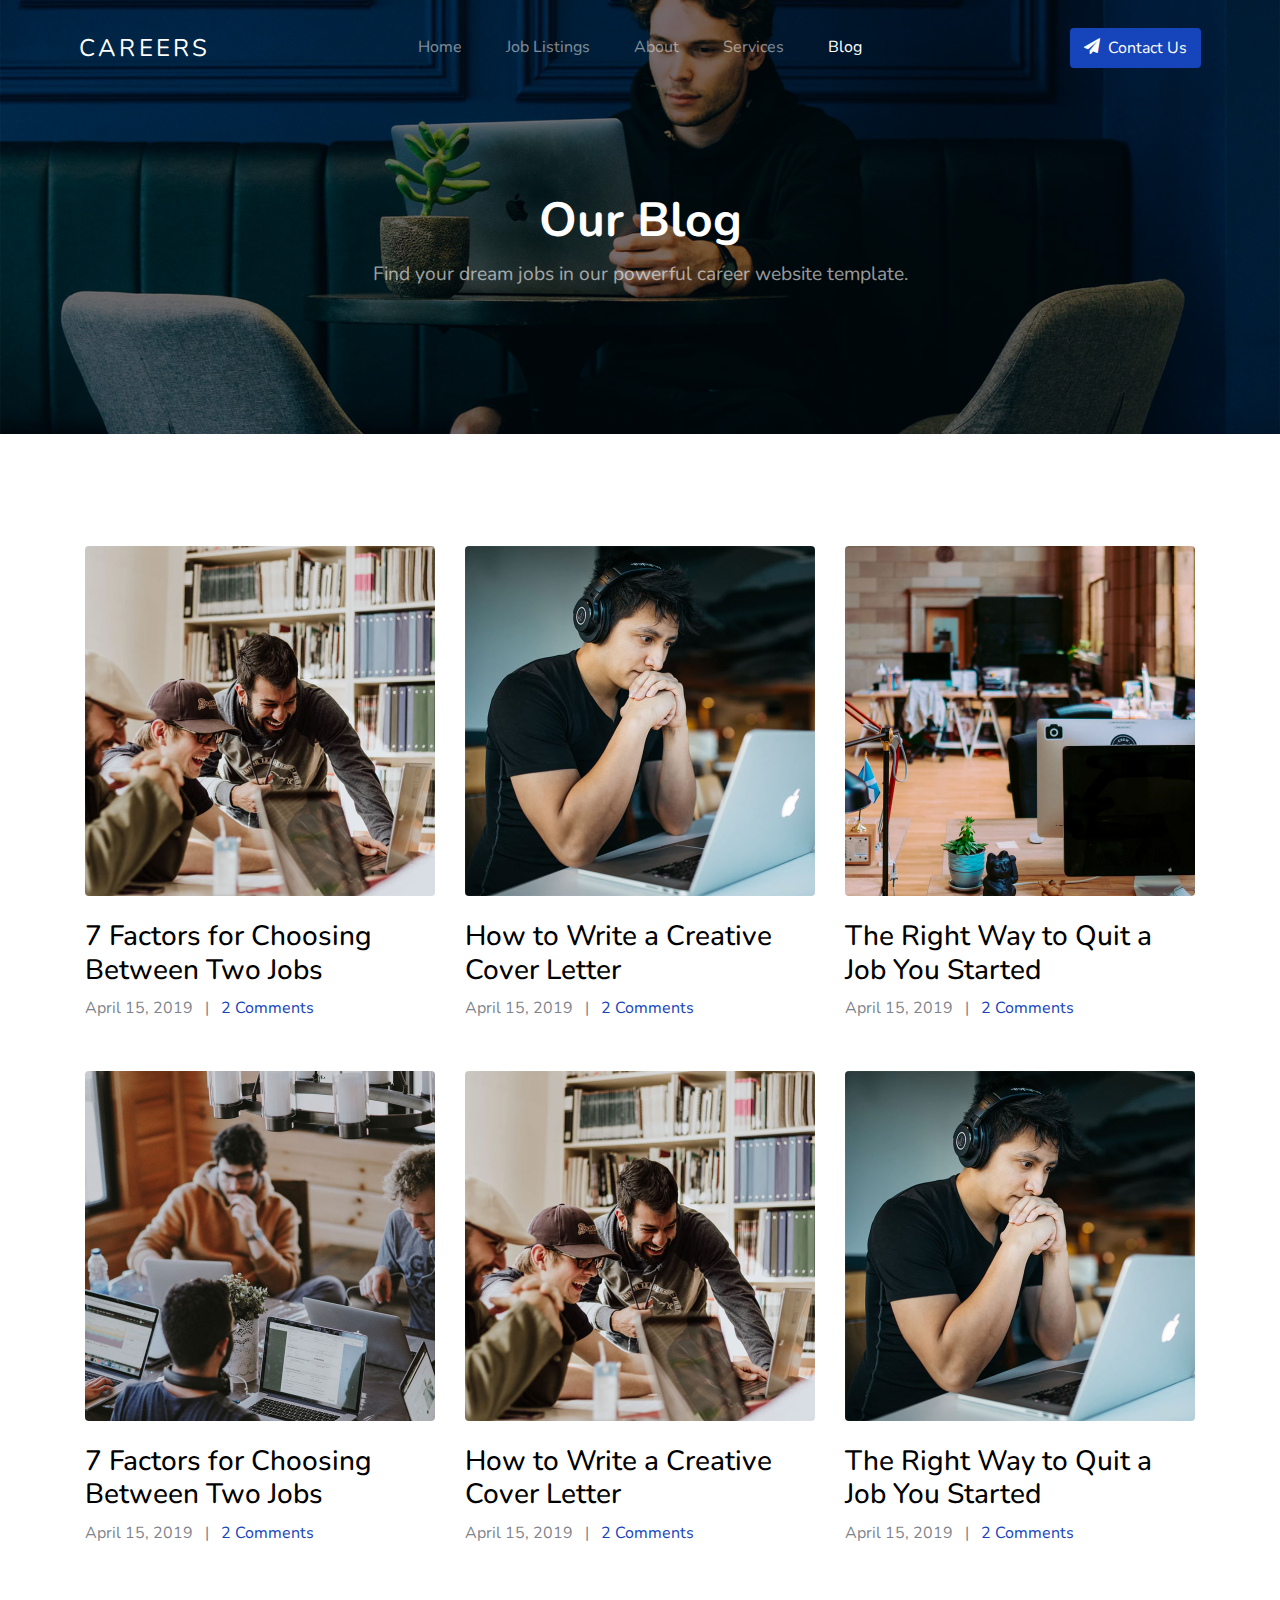
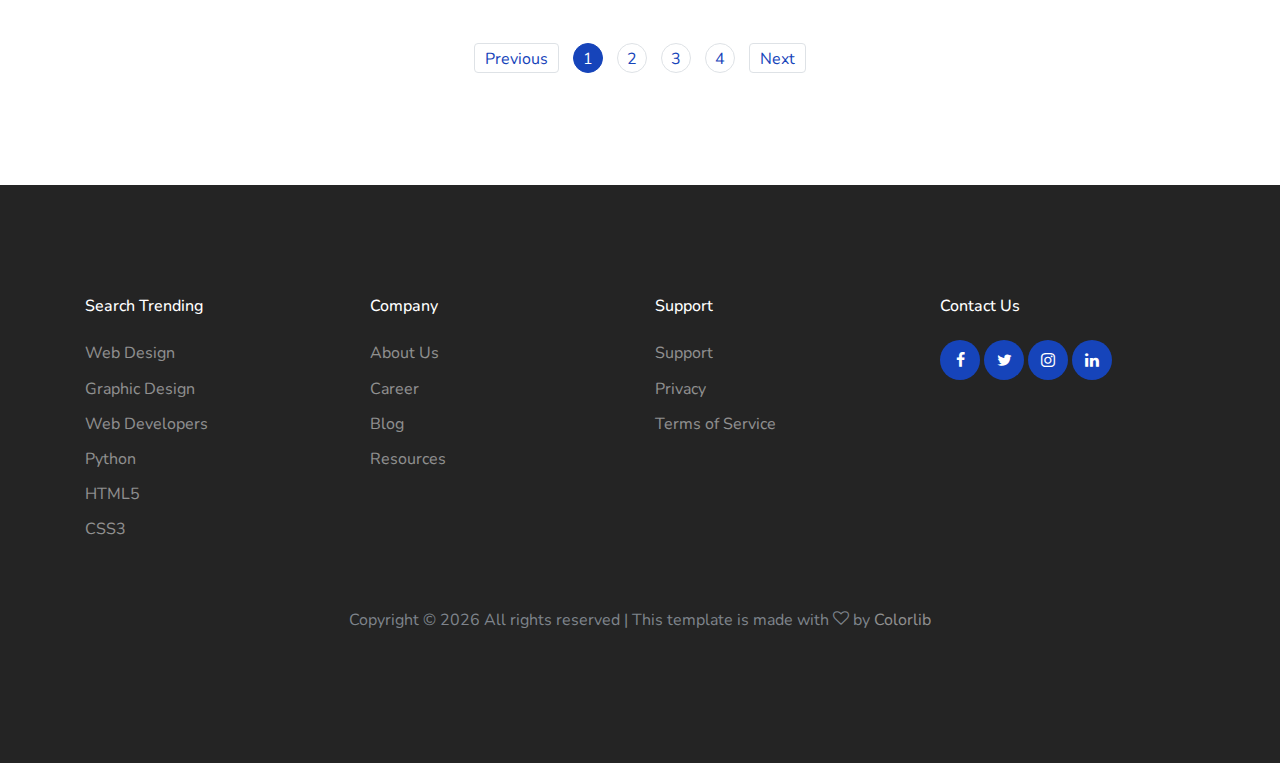
<file: Tcc-pos/web/blog.html>
<!doctype html>
<html lang="en">

<head>
  <title>Careers &mdash; Website Template by Colorlib</title>
  <meta charset="utf-8">
  <meta name="viewport" content="width=device-width, initial-scale=1, shrink-to-fit=no">
  <link rel="stylesheet" href="css/custom-bs.css">
  <link rel="stylesheet" href="css/jquery.fancybox.min.css">
  <link rel="stylesheet" href="css/bootstrap-select.min.css">
  <link rel="stylesheet" href="fonts/icomoon/style.css">
  <link rel="stylesheet" href="fonts/line-icons/style.css">
  <link rel="stylesheet" href="css/owl.carousel.min.css">
  <link rel="stylesheet" href="css/animate.min.css">
  <link rel="stylesheet" href="css/style.css">
</head>

<body id="top">


  <div class="site-wrap">

    <div class="site-mobile-menu site-navbar-target">
      <div class="site-mobile-menu-header">
        <div class="site-mobile-menu-close mt-3">
          <span class="icon-close2 js-menu-toggle"></span>
        </div>
      </div>
      <div class="site-mobile-menu-body"></div>
    </div> <!-- .site-mobile-menu -->


    <!-- NAVBAR -->
    <header class="site-navbar mt-3">
      <div class="container-fluid">
        <div class="row align-items-center">
          <div class="site-logo col-6"><a href="index.html">Careers</a></div>

          <nav class="mx-auto site-navigation">
            <ul class="site-menu js-clone-nav d-none d-xl-block ml-0 pl-0">
              <li><a href="index.html" class="nav-link">Home</a></li>
              <li><a href="job-listings.html">Job Listings</a></li>
              <li><a href="about.html">About</a></li>
              <li><a href="services.html">Services</a></li>
              <li><a href="blog.html" class="active">Blog</a></li>
              <li class="d-lg-none"><a href="contact.html">Contact Us</a></li>
            </ul>
          </nav>

          <div class="right-cta-menu text-right d-flex aligin-items-center col-6">
            <div class="ml-auto">
              <a href="contact.html" class="btn btn-primary border-width-2 d-none d-lg-inline-block"><span
                  class="mr-2 icon-paper-plane"></span>Contact Us</a>
            </div>
            <a href="#" class="site-menu-toggle js-menu-toggle d-inline-block d-xl-none mt-lg-2 ml-3"><span
                class="icon-menu h3 m-0 p-0 mt-2"></span></a>
          </div>

        </div>
      </div>
    </header>

    <!-- HOME -->
    <section class="home-section section-hero inner-page overlay bg-image"
      style="background-image: url('images/hero_1.jpg');" id="home-section">
      <div class="container">
        <div class="row align-items-center justify-content-center">
          <div class="col-md-12">
            <div class="mb-5 text-center">
              <h1 class="text-white font-weight-bold">Our Blog</h1>
              <p>Find your dream jobs in our powerful career website template.</p>
            </div>
          </div>
        </div>
      </div>
    </section>


    <section class="site-section">
      <div class="container">
        <div class="row mb-5">
          <div class="col-md-6 col-lg-4 mb-5">
            <a href="blog-single.html"><img src="images/sq_img_1.jpg" alt="Free Website Template by Free-Template.co"
                class="img-fluid rounded mb-4"></a>
            <h3><a href="blog-single.html" class="text-black">7 Factors for Choosing Between Two Jobs</a></h3>
            <div>April 15, 2019 <span class="mx-2">|</span> <a href="#">2 Comments</a></div>
          </div>
          <div class="col-md-6 col-lg-4 mb-5">
            <a href="blog-single.html"><img src="images/sq_img_2.jpg" alt="Free Website Template by Free-Template.co"
                class="img-fluid rounded mb-4"></a>
            <h3><a href="blog-single.html" class="text-black">How to Write a Creative Cover Letter</a></h3>
            <div>April 15, 2019 <span class="mx-2">|</span> <a href="#">2 Comments</a></div>
          </div>
          <div class="col-md-6 col-lg-4 mb-5">
            <a href="blog-single.html"><img src="images/sq_img_3.jpg" alt="Free Website Template by Free-Template.co"
                class="img-fluid rounded mb-4"></a>
            <h3><a href="blog-single.html" class="text-black">The Right Way to Quit a Job You Started</a></h3>
            <div>April 15, 2019 <span class="mx-2">|</span> <a href="#">2 Comments</a></div>
          </div>
          <div class="col-md-6 col-lg-4 mb-5">
            <a href="blog-single.html"><img src="images/sq_img_4.jpg" alt="Free Website Template by Free-Template.co"
                class="img-fluid rounded mb-4"></a>
            <h3><a href="blog-single.html" class="text-black">7 Factors for Choosing Between Two Jobs</a></h3>
            <div>April 15, 2019 <span class="mx-2">|</span> <a href="#">2 Comments</a></div>
          </div>
          <div class="col-md-6 col-lg-4 mb-5">
            <a href="blog-single.html"><img src="images/sq_img_1.jpg" alt="Free Website Template by Free-Template.co"
                class="img-fluid rounded mb-4"></a>
            <h3><a href="blog-single.html" class="text-black">How to Write a Creative Cover Letter</a></h3>
            <div>April 15, 2019 <span class="mx-2">|</span> <a href="#">2 Comments</a></div>
          </div>
          <div class="col-md-6 col-lg-4 mb-5">
            <a href="blog-single.html"><img src="images/sq_img_2.jpg" alt="Free Website Template by Free-Template.co"
                class="img-fluid rounded mb-4"></a>
            <h3><a href="blog-single.html" class="text-black">The Right Way to Quit a Job You Started</a></h3>
            <div>April 15, 2019 <span class="mx-2">|</span> <a href="#">2 Comments</a></div>
          </div>
        </div>
        <div class="row pagination-wrap mt-5">
    
          <div class="col-md-12 text-center ">
            <div class="custom-pagination ml-auto">
              <a href="#" class="prev">Previous</a>
              <div class="d-inline-block">
                <a href="#" class="active">1</a>
                <a href="#">2</a>
                <a href="#">3</a>
                <a href="#">4</a>
              </div>
              <a href="#" class="next">Next</a>
            </div>
          </div>
        </div>
    
      </div>
    </section>

    <footer class="site-footer">


      <div class="container">
        <div class="row mb-5">
          <div class="col-6 col-md-3 mb-4 mb-md-0">
            <h3>Search Trending</h3>
            <ul class="list-unstyled">
              <li><a href="#">Web Design</a></li>
              <li><a href="#">Graphic Design</a></li>
              <li><a href="#">Web Developers</a></li>
              <li><a href="#">Python</a></li>
              <li><a href="#">HTML5</a></li>
              <li><a href="#">CSS3</a></li>
            </ul>
          </div>
          <div class="col-6 col-md-3 mb-4 mb-md-0">
            <h3>Company</h3>
            <ul class="list-unstyled">
              <li><a href="#">About Us</a></li>
              <li><a href="#">Career</a></li>
              <li><a href="#">Blog</a></li>
              <li><a href="#">Resources</a></li>
            </ul>
          </div>
          <div class="col-6 col-md-3 mb-4 mb-md-0">
            <h3>Support</h3>
            <ul class="list-unstyled">
              <li><a href="#">Support</a></li>
              <li><a href="#">Privacy</a></li>
              <li><a href="#">Terms of Service</a></li>
            </ul>
          </div>
          <div class="col-6 col-md-3 mb-4 mb-md-0">
            <h3>Contact Us</h3>
            <div class="footer-social">
              <a href="#"><span class="icon-facebook"></span></a>
              <a href="#"><span class="icon-twitter"></span></a>
              <a href="#"><span class="icon-instagram"></span></a>
              <a href="#"><span class="icon-linkedin"></span></a>
            </div>
          </div>
        </div>

        <div class="row text-center">
          <div class="col-12">
            <p>
              <!-- Link back to Colorlib can't be removed. Template is licensed under CC BY 3.0. -->
              Copyright &copy;
              <script>document.write(new Date().getFullYear());</script> All rights reserved | This template is made
              with <i class="icon-heart-o" aria-hidden="true"></i> by <a href="https://colorlib.com"
                target="_blank">Colorlib</a>
              <!-- Link back to Colorlib can't be removed. Template is licensed under CC BY 3.0. -->
            </p>
          </div>
        </div>
      </div>
    </footer>

  </div>

  <!-- SCRIPTS -->
  <script src="js/jquery.min.js"></script>
  <script src="js/bootstrap.bundle.min.js"></script>
  <script src="js/isotope.pkgd.min.js"></script>
  <script src="js/stickyfill.min.js"></script>
  <script src="js/jquery.fancybox.min.js"></script>
  <script src="js/jquery.easing.1.3.js"></script>

  <script src="js/jquery.waypoints.min.js"></script>
  <script src="js/jquery.animateNumber.min.js"></script>
  <script src="js/owl.carousel.min.js"></script>
  <script src="js/custom.js"></script>


</body>

</html>
</file>
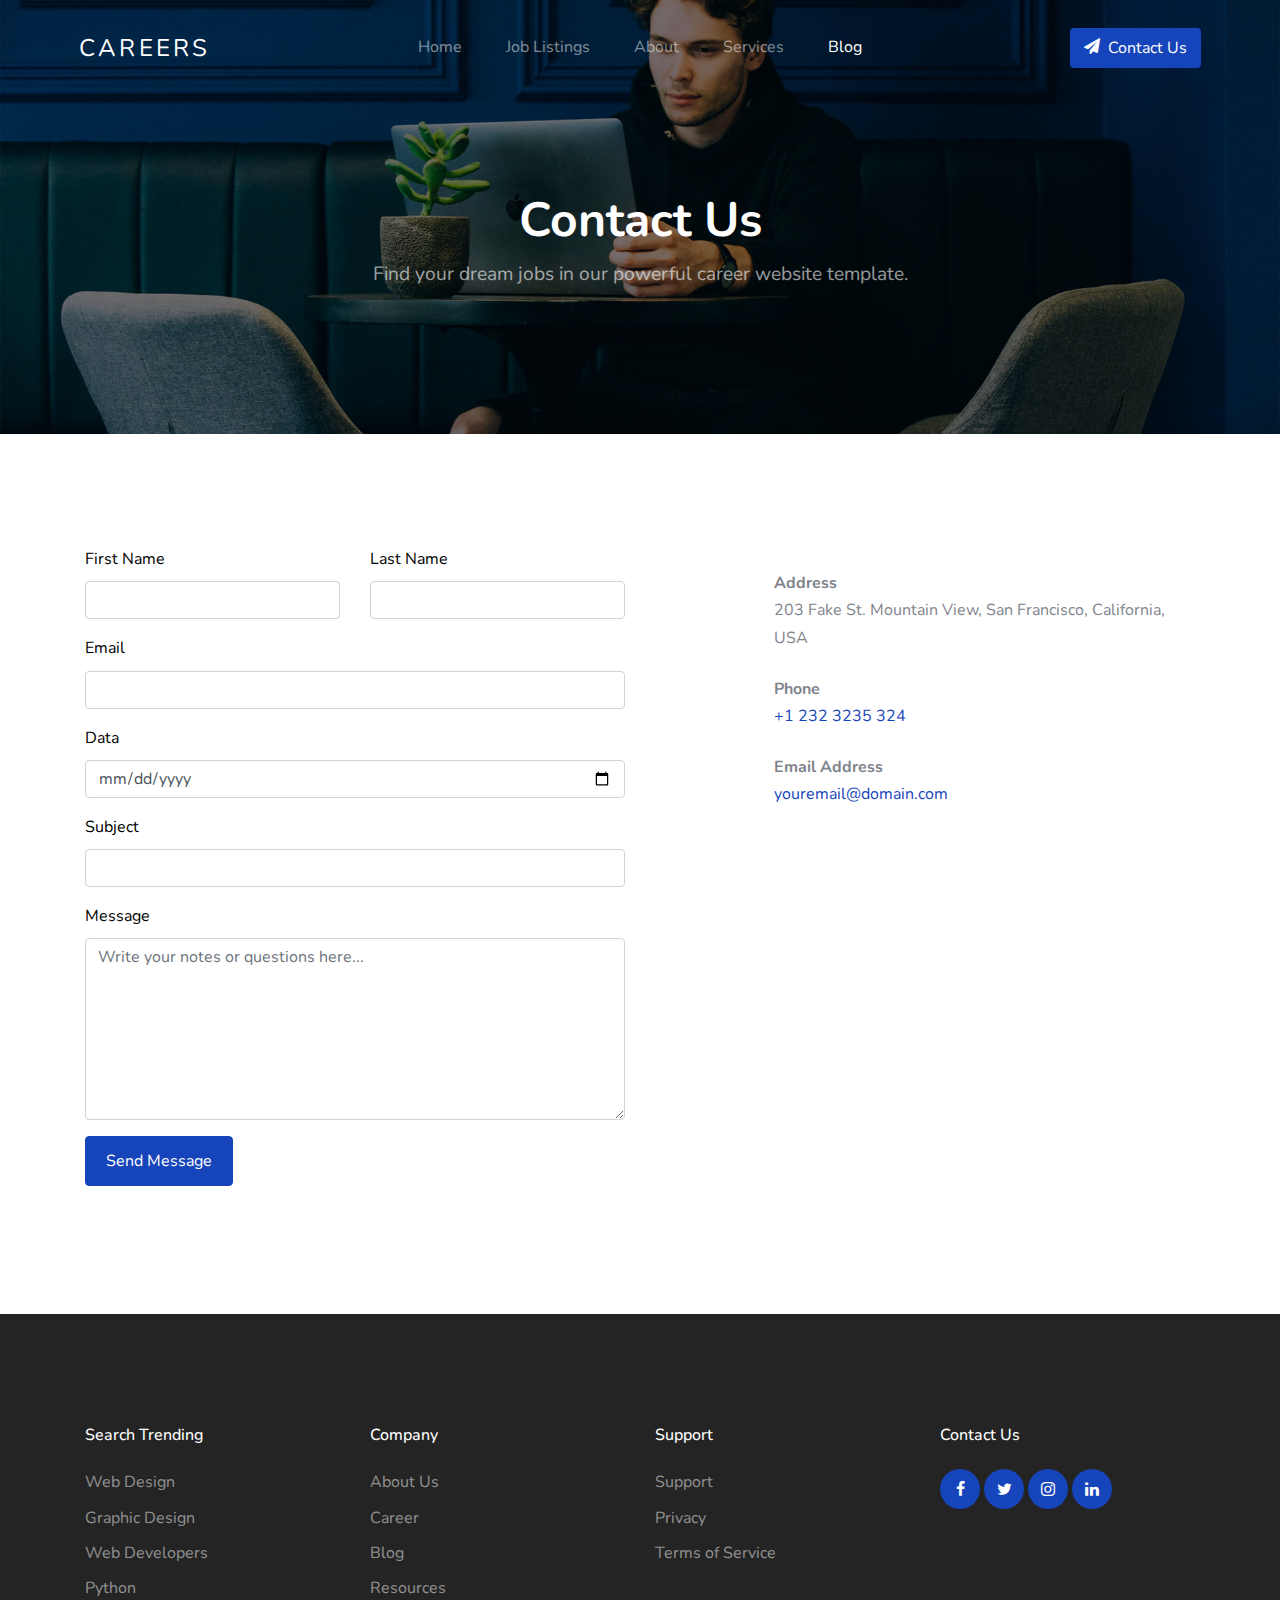
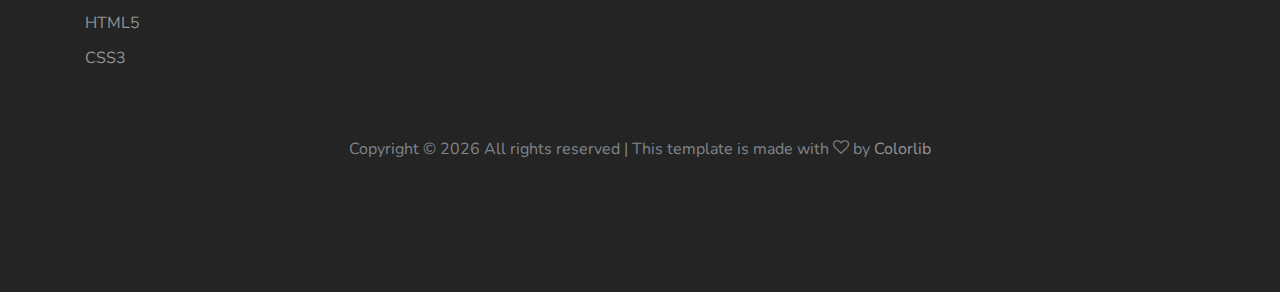
<file: Tcc-pos/web/contact.html>
<!doctype html>
<html lang="en">

<head>
  <title>Careers &mdash; Website Template by Colorlib</title>
  <meta charset="utf-8">
  <meta name="viewport" content="width=device-width, initial-scale=1, shrink-to-fit=no">
  <link rel="stylesheet" href="css/custom-bs.css">
  <link rel="stylesheet" href="css/jquery.fancybox.min.css">
  <link rel="stylesheet" href="css/bootstrap-select.min.css">
  <link rel="stylesheet" href="fonts/icomoon/style.css">
  <link rel="stylesheet" href="fonts/line-icons/style.css">
  <link rel="stylesheet" href="css/owl.carousel.min.css">
  <link rel="stylesheet" href="css/animate.min.css">
  <link rel="stylesheet" href="css/style.css">
</head>

<body id="top">


  <div class="site-wrap">

    <div class="site-mobile-menu site-navbar-target">
      <div class="site-mobile-menu-header">
        <div class="site-mobile-menu-close mt-3">
          <span class="icon-close2 js-menu-toggle"></span>
        </div>
      </div>
      <div class="site-mobile-menu-body"></div>
    </div> <!-- .site-mobile-menu -->


    <!-- NAVBAR -->
    <header class="site-navbar mt-3">
      <div class="container-fluid">
        <div class="row align-items-center">
          <div class="site-logo col-6"><a href="index.html">Careers</a></div>

          <nav class="mx-auto site-navigation">
            <ul class="site-menu js-clone-nav d-none d-xl-block ml-0 pl-0">
              <li><a href="index.html" class="nav-link">Home</a></li>
              <li><a href="job-listings.html">Job Listings</a></li>
              <li><a href="about.html">About</a></li>
              <li><a href="services.html">Services</a></li>
              <li><a href="blog.html" class="active">Blog</a></li>
              <li class="d-lg-none"><a href="contact.html">Contact Us</a></li>
            </ul>
          </nav>

          <div class="right-cta-menu text-right d-flex aligin-items-center col-6">
            <div class="ml-auto">
              <a href="contact.html" class="btn btn-primary border-width-2 d-none d-lg-inline-block"><span
                  class="mr-2 icon-paper-plane"></span>Contact Us</a>
            </div>
            <a href="#" class="site-menu-toggle js-menu-toggle d-inline-block d-xl-none mt-lg-2 ml-3"><span
                class="icon-menu h3 m-0 p-0 mt-2"></span></a>
          </div>

        </div>
      </div>
    </header>

    <!-- HOME -->
    <section class="home-section section-hero inner-page overlay bg-image"
      style="background-image: url('images/hero_1.jpg');" id="home-section">
      <div class="container">
        <div class="row align-items-center justify-content-center">
          <div class="col-md-12">
            <div class="mb-5 text-center">
              <h1 class="text-white font-weight-bold">Contact Us</h1>
              <p>Find your dream jobs in our powerful career website template.</p>
            </div>
          </div>
        </div>
      </div>
    </section>


    <section class="site-section" id="next-section">
      <div class="container">
        <div class="row">
          <div class="col-lg-6 mb-5 mb-lg-0">
            <form action="#" class="">
    
              <div class="row form-group">
                <div class="col-md-6 mb-3 mb-md-0">
                  <label class="text-black" for="fname">First Name</label>
                  <input type="text" id="fname" class="form-control">
                </div>
                <div class="col-md-6">
                  <label class="text-black" for="lname">Last Name</label>
                  <input type="text" id="lname" class="form-control">
                </div>
              </div>
    
              <div class="row form-group">
    
                <div class="col-md-12">
                  <label class="text-black" for="email">Email</label>
                  <input type="email" id="email" class="form-control">
                </div>
              </div>
                
               <div class="row form-group">
    
                <div class="col-md-12">
                  <label class="text-black" for="data">Data</label>
                  <input type="date" id="data" class="form-control">
                </div>
              </div>
    
              <div class="row form-group">
    
                <div class="col-md-12">
                  <label class="text-black" for="subject">Subject</label>
                  <input type="text" id="subject" class="form-control">
                </div>
              </div>
    
              <div class="row form-group">
                <div class="col-md-12">
                  <label class="text-black" for="message">Message</label>
                  <textarea name="message" id="message" cols="30" rows="7" class="form-control"
                    placeholder="Write your notes or questions here..."></textarea>
                </div>
              </div>
    
              <div class="row form-group">
                <div class="col-md-12">
                  <input type="submit" value="Send Message" class="btn btn-primary btn-md text-white">
                </div>
              </div>
    
    
            </form>
          </div>
          <div class="col-lg-5 ml-auto">
            <div class="p-4 mb-3 bg-white">
              <p class="mb-0 font-weight-bold">Address</p>
              <p class="mb-4">203 Fake St. Mountain View, San Francisco, California, USA</p>
    
              <p class="mb-0 font-weight-bold">Phone</p>
              <p class="mb-4"><a href="#">+1 232 3235 324</a></p>
    
              <p class="mb-0 font-weight-bold">Email Address</p>
              <p class="mb-0"><a href="#">youremail@domain.com</a></p>
    
            </div>
          </div>
        </div>
      </div>
    </section>

    <footer class="site-footer">


      <div class="container">
        <div class="row mb-5">
          <div class="col-6 col-md-3 mb-4 mb-md-0">
            <h3>Search Trending</h3>
            <ul class="list-unstyled">
              <li><a href="#">Web Design</a></li>
              <li><a href="#">Graphic Design</a></li>
              <li><a href="#">Web Developers</a></li>
              <li><a href="#">Python</a></li>
              <li><a href="#">HTML5</a></li>
              <li><a href="#">CSS3</a></li>
            </ul>
          </div>
          <div class="col-6 col-md-3 mb-4 mb-md-0">
            <h3>Company</h3>
            <ul class="list-unstyled">
              <li><a href="#">About Us</a></li>
              <li><a href="#">Career</a></li>
              <li><a href="#">Blog</a></li>
              <li><a href="#">Resources</a></li>
            </ul>
          </div>
          <div class="col-6 col-md-3 mb-4 mb-md-0">
            <h3>Support</h3>
            <ul class="list-unstyled">
              <li><a href="#">Support</a></li>
              <li><a href="#">Privacy</a></li>
              <li><a href="#">Terms of Service</a></li>
            </ul>
          </div>
          <div class="col-6 col-md-3 mb-4 mb-md-0">
            <h3>Contact Us</h3>
            <div class="footer-social">
              <a href="#"><span class="icon-facebook"></span></a>
              <a href="#"><span class="icon-twitter"></span></a>
              <a href="#"><span class="icon-instagram"></span></a>
              <a href="#"><span class="icon-linkedin"></span></a>
            </div>
          </div>
        </div>

        <div class="row text-center">
          <div class="col-12">
            <p>
              <!-- Link back to Colorlib can't be removed. Template is licensed under CC BY 3.0. -->
              Copyright &copy;
              <script>document.write(new Date().getFullYear());</script> All rights reserved | This template is made
              with <i class="icon-heart-o" aria-hidden="true"></i> by <a href="https://colorlib.com"
                target="_blank">Colorlib</a>
              <!-- Link back to Colorlib can't be removed. Template is licensed under CC BY 3.0. -->
            </p>
          </div>
        </div>
      </div>
    </footer>

  </div>

  <!-- SCRIPTS -->
  <script src="js/jquery.min.js"></script>
  <script src="js/bootstrap.bundle.min.js"></script>
  <script src="js/isotope.pkgd.min.js"></script>
  <script src="js/stickyfill.min.js"></script>
  <script src="js/jquery.fancybox.min.js"></script>
  <script src="js/jquery.easing.1.3.js"></script>

  <script src="js/jquery.waypoints.min.js"></script>
  <script src="js/jquery.animateNumber.min.js"></script>
  <script src="js/owl.carousel.min.js"></script>
  <script src="js/custom.js"></script>


</body>

</html>
</file>
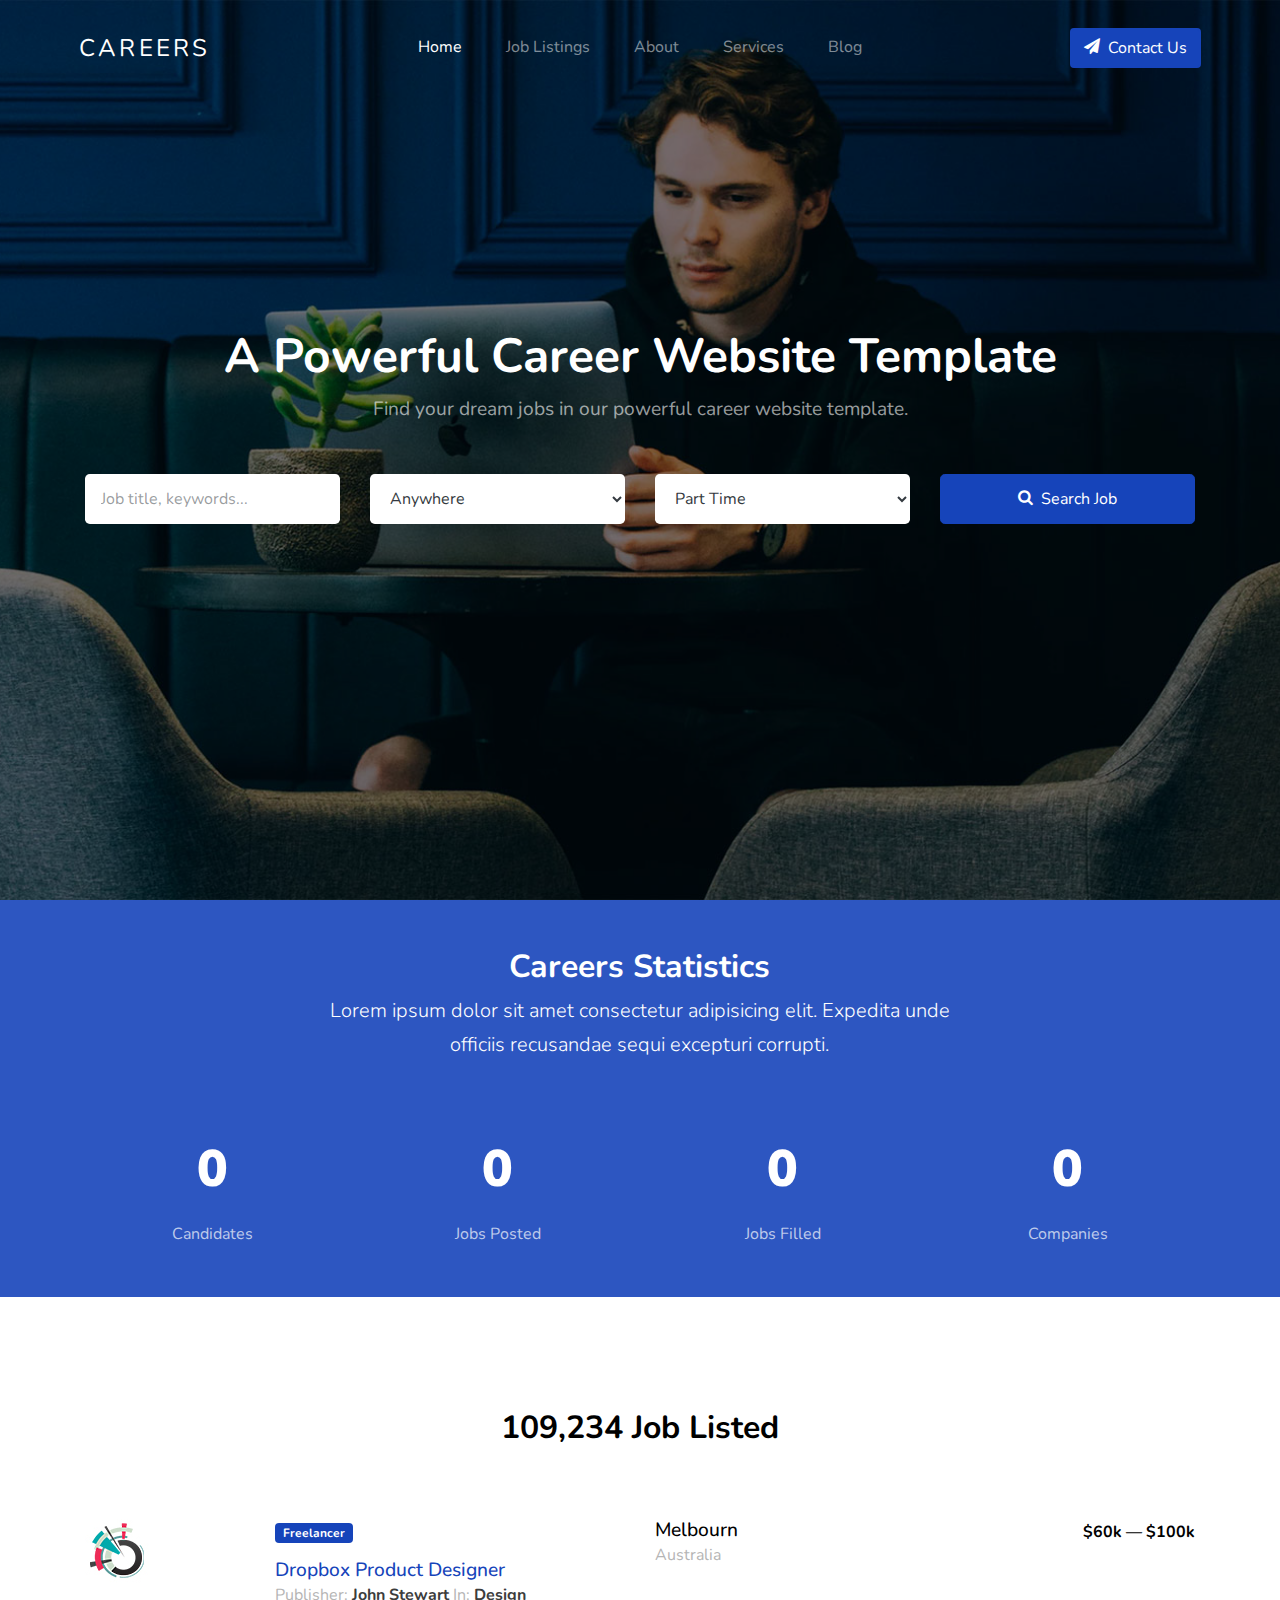
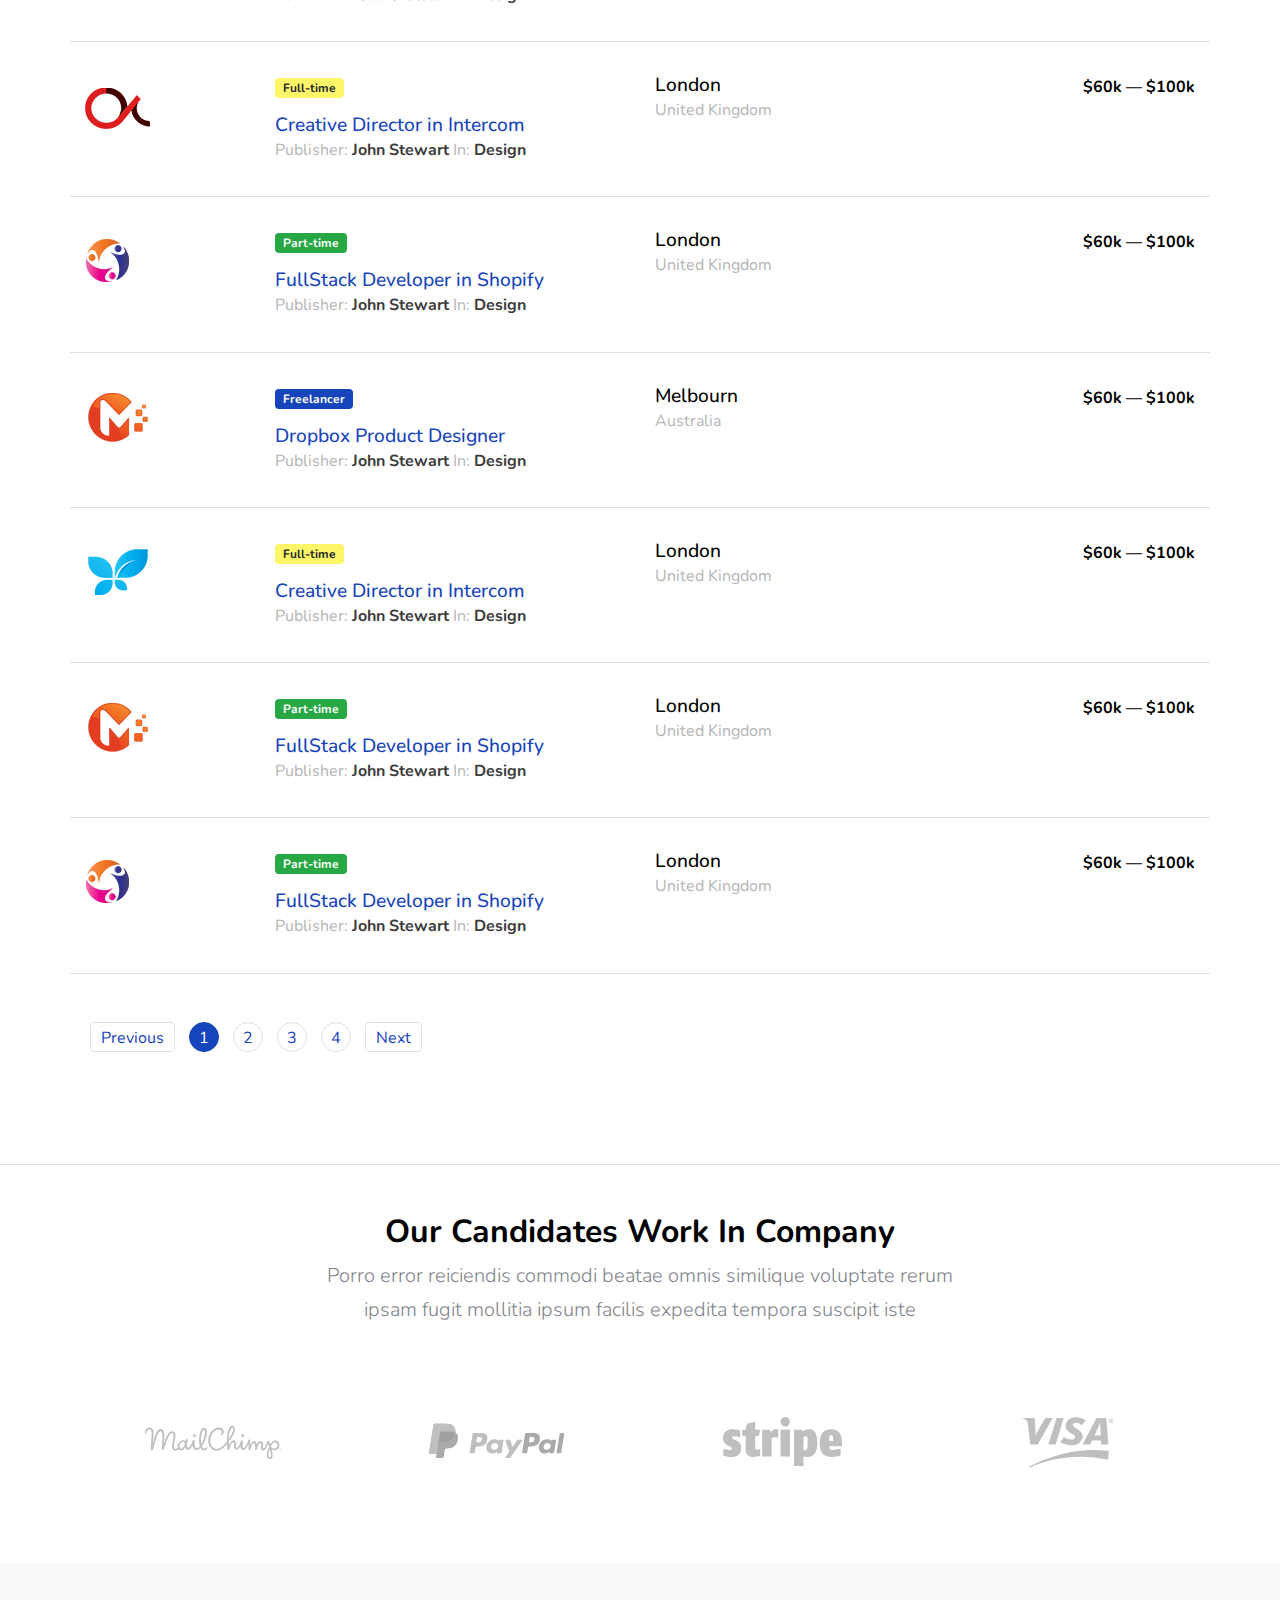
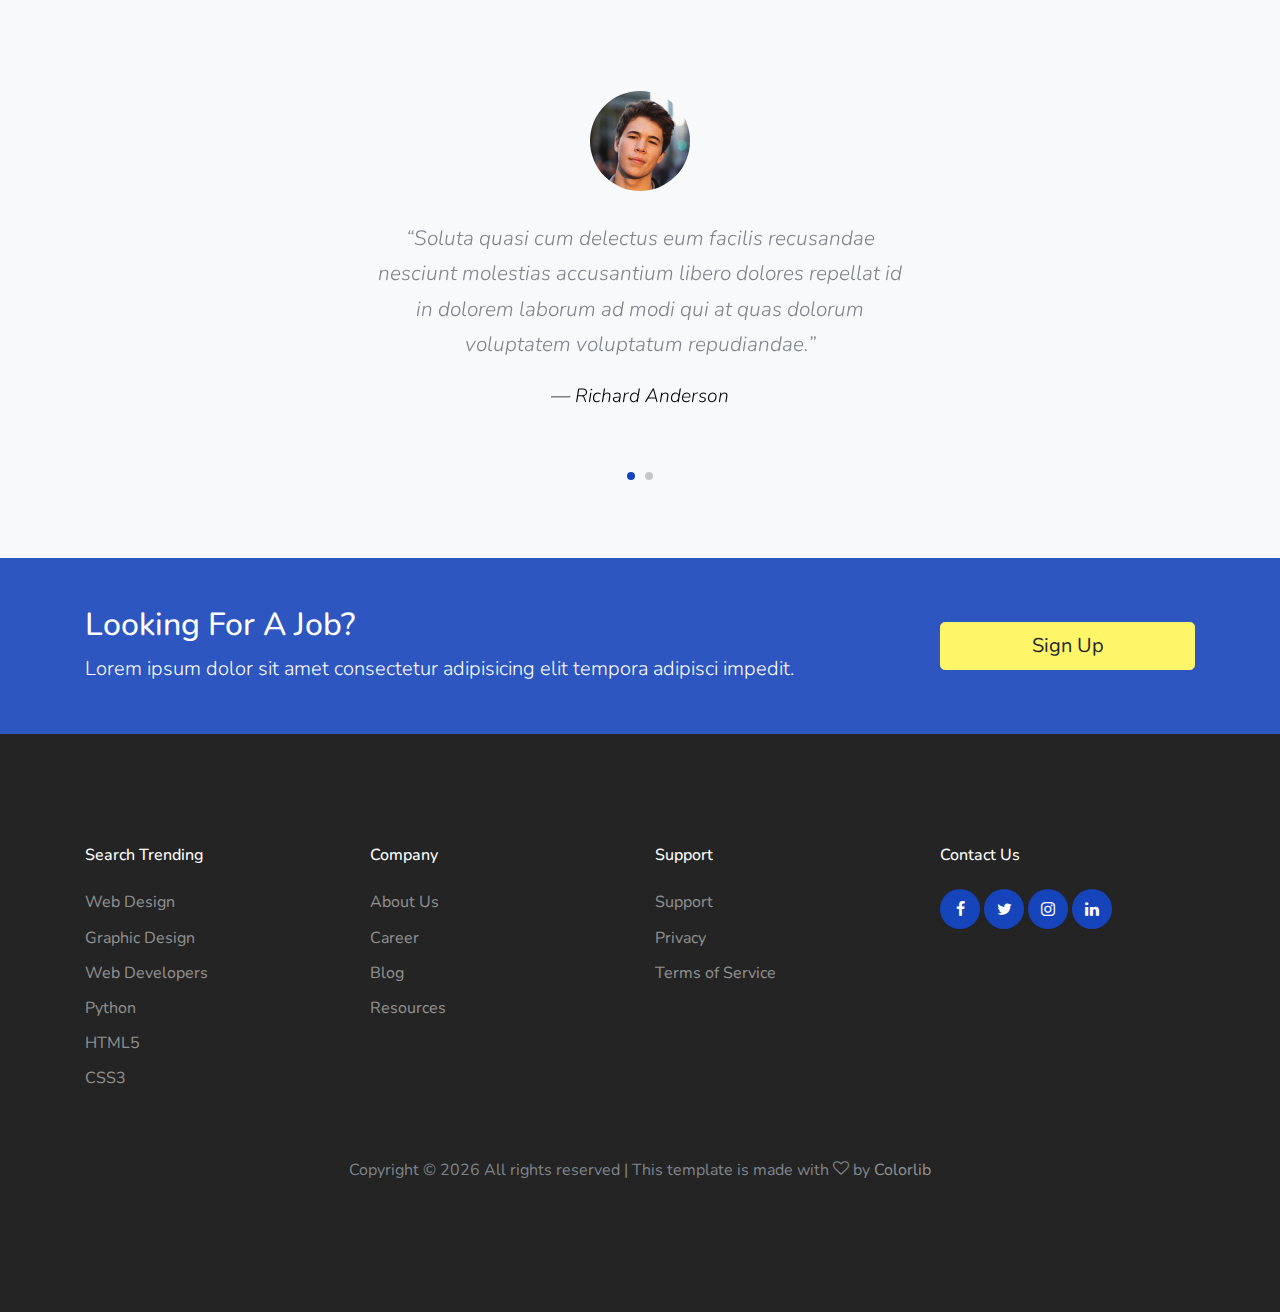
<file: Tcc-pos/web/index_1.html>
<!doctype html>
<html lang="en">
  <head>
    <title>Careers &mdash; Website Template by Colorlib</title>
    <meta charset="utf-8">
    <meta name="viewport" content="width=device-width, initial-scale=1, shrink-to-fit=no">
    <link rel="stylesheet" href="css/custom-bs.css">
    <link rel="stylesheet" href="css/jquery.fancybox.min.css">
    <link rel="stylesheet" href="css/bootstrap-select.min.css">
    <link rel="stylesheet" href="fonts/icomoon/style.css">
    <link rel="stylesheet" href="fonts/line-icons/style.css">
    <link rel="stylesheet" href="css/owl.carousel.min.css">
    <link rel="stylesheet" href="css/animate.min.css">
    <link rel="stylesheet" href="css/style.css">    
  </head>
  <body id="top">


<div class="site-wrap">

    <div class="site-mobile-menu site-navbar-target">
      <div class="site-mobile-menu-header">
        <div class="site-mobile-menu-close mt-3">
          <span class="icon-close2 js-menu-toggle"></span>
        </div>
      </div>
      <div class="site-mobile-menu-body"></div>
    </div> <!-- .site-mobile-menu -->
    

    <!-- NAVBAR -->
    <header class="site-navbar mt-3">
      <div class="container-fluid">
        <div class="row align-items-center">
          <div class="site-logo col-6"><a href="index.html">Careers</a></div>

          <nav class="mx-auto site-navigation">
            <ul class="site-menu js-clone-nav d-none d-xl-block ml-0 pl-0">
              <li><a href="index.html" class="nav-link active">Home</a></li>
              <li><a href="job-listings.html">Job Listings</a></li>
              <li><a href="about.html">About</a></li>
              <li><a href="services.html">Services</a></li>
              <li><a href="blog.html">Blog</a></li>
              <li class="d-lg-none"><a href="contact.html">Contact Us</a></li>
            </ul>
          </nav>
          
          <div class="right-cta-menu text-right d-flex aligin-items-center col-6">
            <div class="ml-auto">
              <a href="contact.html" class="btn btn-primary border-width-2 d-none d-lg-inline-block"><span class="mr-2 icon-paper-plane"></span>Contact Us</a>
            </div>
            <a href="#" class="site-menu-toggle js-menu-toggle d-inline-block d-xl-none mt-lg-2 ml-3"><span class="icon-menu h3 m-0 p-0 mt-2"></span></a>
          </div>

        </div>
      </div>
    </header>

    <!-- HOME -->
    <section class="home-section section-hero overlay bg-image" style="background-image: url('images/hero_1.jpg');" id="home-section">

      <div class="container">
        <div class="row align-items-center justify-content-center">
          <div class="col-md-12">
            <div class="mb-5 text-center">
              <h1 class="text-white font-weight-bold">A Powerful Career Website Template</h1>
              <p>Find your dream jobs in our powerful career website template.</p>
            </div>
            <form method="post" class="search-jobs-form">
              <div class="row mb-5">
                <div class="col-12 col-sm-6 col-md-6 col-lg-3 mb-4 mb-lg-0">
                  <input type="text" class="form-control form-control-lg" placeholder="Job title, keywords...">
                </div>
                <div class="col-12 col-sm-6 col-md-6 col-lg-3 mb-4 mb-lg-0">
                  <select class="form-control">
                    <option>Anywhere</option>
                    <option>San Francisco</option>
                    <option>Palo Alto</option>
                    <option>New York</option>
                    <option>Manhattan</option>
                    <option>Ontario</option>
                    <option>Toronto</option>
                    <option>Kansas</option>
                    <option>Mountain View</option>
                  </select>
                </div>
                <div class="col-12 col-sm-6 col-md-6 col-lg-3 mb-4 mb-lg-0">
                  <select class="form-control">
                    <option>Part Time</option>
                    <option>Full Time</option>
                    <option>Freelancer</option>
                  </select>
                </div>
                <div class="col-12 col-sm-6 col-md-6 col-lg-3 mb-4 mb-lg-0">
                  <button type="submit" class="btn btn-primary btn-lg btn-block text-white btn-search"><span class="icon-search icon mr-2"></span>Search Job</button>
                </div>
              </div>
            </form>
          </div>
        </div>
      </div>

      
    </section>
    
    <section class="py-5 bg-image overlay-primary fixed overlay" style="background-image: url('images/hero_1.jpg');">
      <div class="container">
        <div class="row mb-5 justify-content-center">
          <div class="col-md-7 text-center">
            <h2 class="section-title mb-2 text-white">Careers Statistics</h2>
            <p class="lead text-white">Lorem ipsum dolor sit amet consectetur adipisicing elit. Expedita unde officiis recusandae sequi excepturi corrupti.</p>
          </div>
        </div>
        <div class="row pb-0 block__19738 section-counter">

          <div class="col-6 col-md-6 col-lg-3 mb-5 mb-lg-0">
            <div class="d-flex align-items-center justify-content-center mb-2">
              <strong class="number" data-number="1930">0</strong>
            </div>
            <span class="caption">Candidates</span>
          </div>

          <div class="col-6 col-md-6 col-lg-3 mb-5 mb-lg-0">
            <div class="d-flex align-items-center justify-content-center mb-2">
              <strong class="number" data-number="54">0</strong>
            </div>
            <span class="caption">Jobs Posted</span>
          </div>

          <div class="col-6 col-md-6 col-lg-3 mb-5 mb-lg-0">
            <div class="d-flex align-items-center justify-content-center mb-2">
              <strong class="number" data-number="120">0</strong>
            </div>
            <span class="caption">Jobs Filled</span>
          </div>

          <div class="col-6 col-md-6 col-lg-3 mb-5 mb-lg-0">
            <div class="d-flex align-items-center justify-content-center mb-2">
              <strong class="number" data-number="550">0</strong>
            </div>
            <span class="caption">Companies</span>
          </div>

            
        </div>
      </div>
    </section>

    

    <section class="site-section">
      <div class="container">

        <div class="row mb-5 justify-content-center">
          <div class="col-md-7 text-center">
            <h2 class="section-title mb-2">109,234 Job Listed</h2>
          </div>
        </div>
        

        <div class="mb-5">
          <div class="row align-items-start job-item border-bottom pb-3 mb-3 pt-3">
            <div class="col-md-2">
              <a href="job-single.html"><img src="images/featured-listing-1.jpg" alt="Image" class="img-fluid"></a>
            </div>
            <div class="col-md-4">
              <span class="badge badge-primary px-2 py-1 mb-3">Freelancer</span>
              <h2><a href="job-single.html">Dropbox Product Designer</a> </h2>
              <p class="meta">Publisher: <strong>John Stewart</strong> In: <strong>Design</strong></p>
            </div>
            <div class="col-md-3 text-left">
              <h3>Melbourn</h3>
              <span class="meta">Australia</span>
            </div>
            <div class="col-md-3 text-md-right">
              <strong class="text-black">$60k &mdash; $100k</strong>
            </div>
          </div>

          <div class="row align-items-start job-item border-bottom pb-3 mb-3 pt-3">
            <div class="col-md-2">
              <a href="job-single.html"><img src="images/featured-listing-2.jpg" alt="Image" class="img-fluid"></a>
            </div>
            <div class="col-md-4">
              <span class="badge badge-warning px-2 py-1 mb-3">Full-time</span>
              <h2><a href="job-single.html">Creative Director in Intercom</a> </h2>
              <p class="meta">Publisher: <strong>John Stewart</strong> In: <strong>Design</strong></p>
            </div>
            <div class="col-md-3 text-left">
              <h3>London</h3>
              <span class="meta">United Kingdom</span>
            </div>
            <div class="col-md-3 text-md-right">
              <strong class="text-black">$60k &mdash; $100k</strong>
            </div>
          </div>

          <div class="row align-items-start job-item border-bottom pb-3 mb-3 pt-3">
            <div class="col-md-2">
              <a href="job-single.html"><img src="images/featured-listing-3.jpg" alt="Image" class="img-fluid"></a>
            </div>
            <div class="col-md-4">
              <span class="badge badge-success px-2 py-1 mb-3">Part-time</span>
              <h2><a href="job-single.html">FullStack Developer in Shopify</a> </h2>
              <p class="meta">Publisher: <strong>John Stewart</strong> In: <strong>Design</strong></p>
            </div>
            <div class="col-md-3 text-left">
              <h3>London</h3>
              <span class="meta">United Kingdom</span>
            </div>
            <div class="col-md-3 text-md-right">
              <strong class="text-black">$60k &mdash; $100k</strong>
            </div>
          </div>
          <div class="row align-items-start job-item border-bottom pb-3 mb-3 pt-3">
            <div class="col-md-2">
              <a href="job-single.html"><img src="images/featured-listing-4.jpg" alt="Image" class="img-fluid"></a>
            </div>
            <div class="col-md-4">
              <span class="badge badge-primary px-2 py-1 mb-3">Freelancer</span>
              <h2><a href="job-single.html">Dropbox Product Designer</a> </h2>
              <p class="meta">Publisher: <strong>John Stewart</strong> In: <strong>Design</strong></p>
            </div>
            <div class="col-md-3 text-left">
              <h3>Melbourn</h3>
              <span class="meta">Australia</span>
            </div>
            <div class="col-md-3 text-md-right">
              <strong class="text-black">$60k &mdash; $100k</strong>
            </div>
          </div>
          
          <div class="row align-items-start job-item border-bottom pb-3 mb-3 pt-3">
            <div class="col-md-2">
              <a href="job-single.html"><img src="images/featured-listing-5.jpg" alt="Image" class="img-fluid"></a>
            </div>
            <div class="col-md-4">
              <span class="badge badge-warning px-2 py-1 mb-3">Full-time</span>
              <h2><a href="job-single.html">Creative Director in Intercom</a> </h2>
              <p class="meta">Publisher: <strong>John Stewart</strong> In: <strong>Design</strong></p>
            </div>
            <div class="col-md-3 text-left">
              <h3>London</h3>
              <span class="meta">United Kingdom</span>
            </div>
            <div class="col-md-3 text-md-right">
              <strong class="text-black">$60k &mdash; $100k</strong>
            </div>
          </div>
          
          <div class="row align-items-start job-item border-bottom pb-3 mb-3 pt-3">
            <div class="col-md-2">
              <a href="job-single.html"><img src="images/featured-listing-4.jpg" alt="Image" class="img-fluid"></a>
            </div>
            <div class="col-md-4">
              <span class="badge badge-success px-2 py-1 mb-3">Part-time</span>
              <h2><a href="job-single.html">FullStack Developer in Shopify</a> </h2>
              <p class="meta">Publisher: <strong>John Stewart</strong> In: <strong>Design</strong></p>
            </div>
            <div class="col-md-3 text-left">
              <h3>London</h3>
              <span class="meta">United Kingdom</span>
            </div>
            <div class="col-md-3 text-md-right">
              <strong class="text-black">$60k &mdash; $100k</strong>
            </div>
          </div>

          <div class="row align-items-start job-item border-bottom pb-3 mb-3 pt-3">
            <div class="col-md-2">
              <a href="job-single.html"><img src="images/featured-listing-3.jpg" alt="Image" class="img-fluid"></a>
            </div>
            <div class="col-md-4">
              <span class="badge badge-success px-2 py-1 mb-3">Part-time</span>
              <h2><a href="job-single.html">FullStack Developer in Shopify</a> </h2>
              <p class="meta">Publisher: <strong>John Stewart</strong> In: <strong>Design</strong></p>
            </div>
            <div class="col-md-3 text-left">
              <h3>London</h3>
              <span class="meta">United Kingdom</span>
            </div>
            <div class="col-md-3 text-md-right">
              <strong class="text-black">$60k &mdash; $100k</strong>
            </div>
          </div>

        </div>
        
        <div class="row pagination-wrap">
          
          <div class="col-md-6 text-center text-md-left">
            <div class="custom-pagination ml-auto">
              <a href="#" class="prev">Previous</a>
              <div class="d-inline-block">
                <a href="#" class="active">1</a>
                <a href="#">2</a>
                <a href="#">3</a>
                <a href="#">4</a>
              </div>
              <a href="#" class="next">Next</a>
            </div>
          </div>
        </div>

      </div>
    </section>

    

    
    <section class="site-section py-4 mb-5 border-top">
      <div class="container">
  
        <div class="row align-items-center">
          <div class="col-12 text-center mt-4 mb-5">
            <div class="row justify-content-center">
              <div class="col-md-7">
                <h2 class="section-title mb-2">Our Candidates Work In Company</h2>
                <p class="lead">Porro error reiciendis commodi beatae omnis similique voluptate rerum ipsam fugit mollitia ipsum facilis expedita tempora suscipit iste</p>
              </div>
            </div>
            
          </div>
          <div class="col-6 col-lg-3 col-md-6 text-center">
            <img src="images/logo_mailchimp.svg" alt="Image" class="img-fluid logo-1">
          </div>
          <div class="col-6 col-lg-3 col-md-6 text-center">
            <img src="images/logo_paypal.svg" alt="Image" class="img-fluid logo-2">
          </div>
          <div class="col-6 col-lg-3 col-md-6 text-center">
            <img src="images/logo_stripe.svg" alt="Image" class="img-fluid logo-3">
          </div>
          <div class="col-6 col-lg-3 col-md-6 text-center">
            <img src="images/logo_visa.svg" alt="Image" class="img-fluid logo-4">
          </div>
        </div>
      </div>
    </section>


    <section class="bg-light pt-5 testimony-full">
        
        <div class="owl-carousel single-carousel">

        
          <div class="container">
            <div class="row">
              <div class="col-lg-6 mx-auto">
                <img class="img-fluid mx-auto" src="images/person_1.jpg" alt="Image">
                <blockquote>
                  <p>&ldquo;Soluta quasi cum delectus eum facilis recusandae nesciunt molestias accusantium libero dolores repellat id in dolorem laborum ad modi qui at quas dolorum voluptatem voluptatum repudiandae.&rdquo;</p>
                  <p><cite> &mdash; Richard Anderson</cite></p>
                </blockquote>
              </div>
            </div>
          </div>

          <div class="container">
            <div class="row">
              <div class="col-lg-6 mx-auto">
                <img class="img-fluid mx-auto" src="images/person_2.jpg" alt="Image">
                <blockquote>
                  <p>&ldquo;Soluta quasi cum delectus eum facilis recusandae nesciunt molestias accusantium libero dolores repellat id in dolorem laborum ad modi qui at quas dolorum voluptatem voluptatum repudiandae.&rdquo;</p>
                  <p><cite> &mdash; Chris Peters</cite></p>
                </blockquote>
              </div>
            </div>
          </div>

      </div>

    </section>

    <section class="py-5 bg-image overlay-primary fixed overlay" style="background-image: url('images/hero_1.jpg');">
      <div class="container">
        <div class="row align-items-center">
          <div class="col-md-8">
            <h2 class="text-white">Looking For A Job?</h2>
            <p class="mb-0 text-white lead">Lorem ipsum dolor sit amet consectetur adipisicing elit tempora adipisci
              impedit.</p>
          </div>
          <div class="col-md-3 ml-auto">
            <a href="#" class="btn btn-warning btn-block btn-lg">Sign Up</a>
          </div>
        </div>
      </div>
    </section>
    
    <footer class="site-footer">

      
      <div class="container">
        <div class="row mb-5">
          <div class="col-6 col-md-3 mb-4 mb-md-0">
            <h3>Search Trending</h3>
            <ul class="list-unstyled">
              <li><a href="#">Web Design</a></li>
              <li><a href="#">Graphic Design</a></li>
              <li><a href="#">Web Developers</a></li>
              <li><a href="#">Python</a></li>
              <li><a href="#">HTML5</a></li>
              <li><a href="#">CSS3</a></li>
            </ul>
          </div>
          <div class="col-6 col-md-3 mb-4 mb-md-0">
            <h3>Company</h3>
            <ul class="list-unstyled">
              <li><a href="#">About Us</a></li>
              <li><a href="#">Career</a></li>
              <li><a href="#">Blog</a></li>
              <li><a href="#">Resources</a></li>
            </ul>
          </div>
          <div class="col-6 col-md-3 mb-4 mb-md-0">
            <h3>Support</h3>
            <ul class="list-unstyled">
              <li><a href="#">Support</a></li>
              <li><a href="#">Privacy</a></li>
              <li><a href="#">Terms of Service</a></li>
            </ul>
          </div>
          <div class="col-6 col-md-3 mb-4 mb-md-0">
            <h3>Contact Us</h3>
            <div class="footer-social">
              <a href="#"><span class="icon-facebook"></span></a>
              <a href="#"><span class="icon-twitter"></span></a>
              <a href="#"><span class="icon-instagram"></span></a>
              <a href="#"><span class="icon-linkedin"></span></a>
            </div>
          </div>
        </div>

        <div class="row text-center">
          <div class="col-12">
            <p>
              <!-- Link back to Colorlib can't be removed. Template is licensed under CC BY 3.0. -->
              Copyright &copy;
              <script>document.write(new Date().getFullYear());</script> All rights reserved | This template is made with <i
                class="icon-heart-o" aria-hidden="true"></i> by <a href="https://colorlib.com" target="_blank">Colorlib</a>
              <!-- Link back to Colorlib can't be removed. Template is licensed under CC BY 3.0. -->
            </p>
          </div>
        </div>
      </div>
    </footer>
  
  </div>

    <!-- SCRIPTS -->
    <script src="js/jquery.min.js"></script>
    <script src="js/bootstrap.bundle.min.js"></script>
    <script src="js/isotope.pkgd.min.js"></script>
    <script src="js/stickyfill.min.js"></script>
    <script src="js/jquery.fancybox.min.js"></script>
    <script src="js/jquery.easing.1.3.js"></script>
    
    <script src="js/jquery.waypoints.min.js"></script>
    <script src="js/jquery.animateNumber.min.js"></script>
    <script src="js/owl.carousel.min.js"></script>
    
    <script src="js/custom.js"></script>

     
  </body>
</html>
</file>
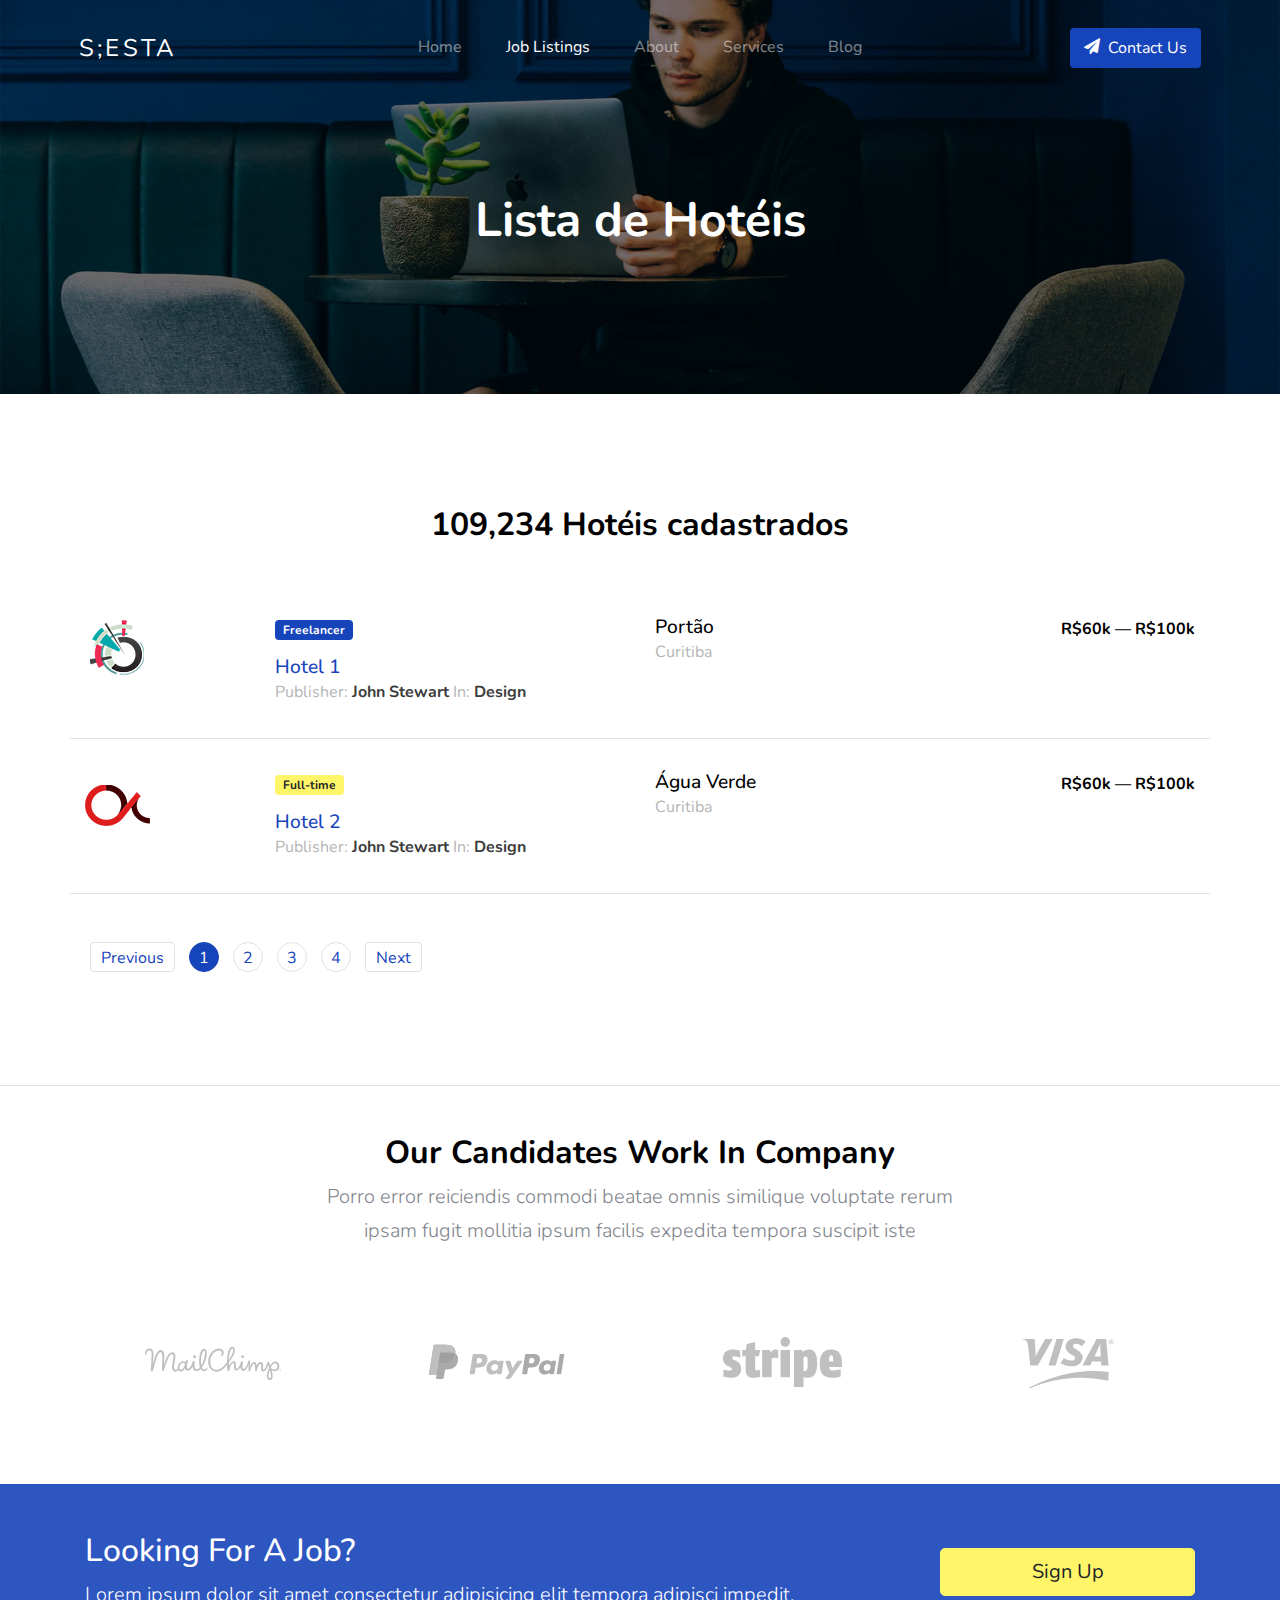
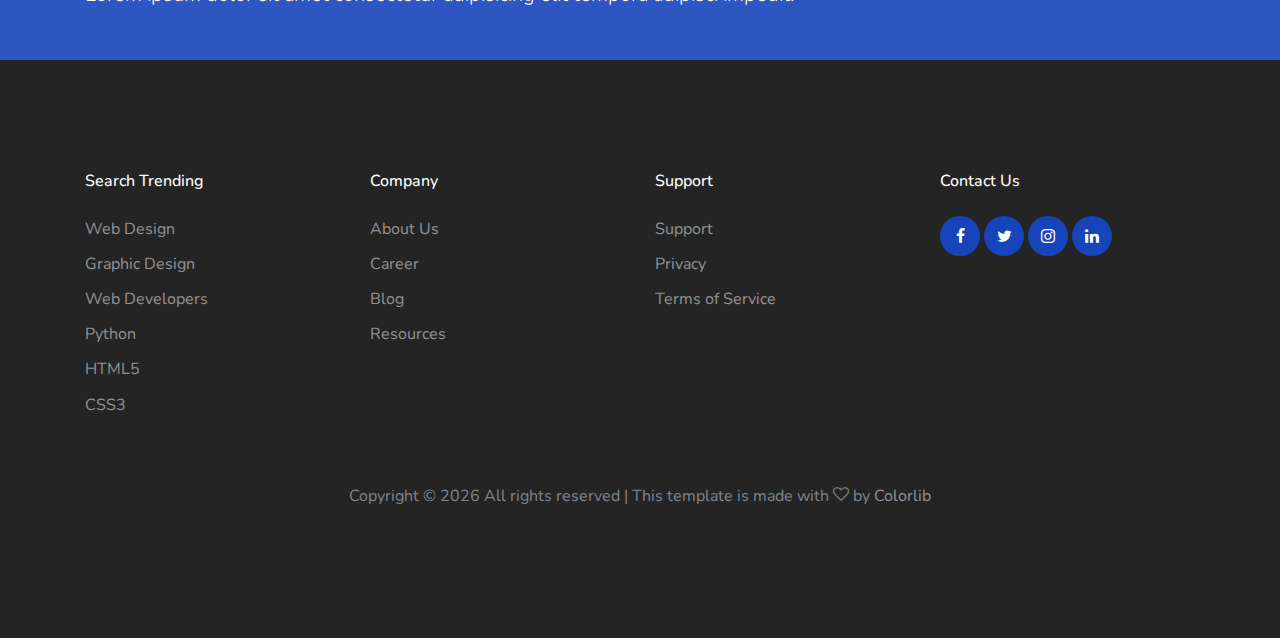
<file: Tcc-pos/web/job-listings.html>
<!doctype html>
<html lang="en">

<head>
  <title>Careers &mdash; Website Template by Colorlib</title>
  <meta charset="utf-8">
  <meta name="viewport" content="width=device-width, initial-scale=1, shrink-to-fit=no">
  <link rel="stylesheet" href="css/custom-bs.css">
  <link rel="stylesheet" href="css/jquery.fancybox.min.css">
  <link rel="stylesheet" href="css/bootstrap-select.min.css">
  <link rel="stylesheet" href="fonts/icomoon/style.css">
  <link rel="stylesheet" href="fonts/line-icons/style.css">
  <link rel="stylesheet" href="css/owl.carousel.min.css">
  <link rel="stylesheet" href="css/animate.min.css">
  <link rel="stylesheet" href="css/style.css">
</head>

<body id="top">


  <div class="site-wrap">

    <div class="site-mobile-menu site-navbar-target">
      <div class="site-mobile-menu-header">
        <div class="site-mobile-menu-close mt-3">
          <span class="icon-close2 js-menu-toggle"></span>
        </div>
      </div>
      <div class="site-mobile-menu-body"></div>
    </div> <!-- .site-mobile-menu -->


    <!-- NAVBAR -->
    <header class="site-navbar mt-3">
      <div class="container-fluid">
        <div class="row align-items-center">
          <div class="site-logo col-6"><a href="index.html">S;ESTA</a></div>

          <nav class="mx-auto site-navigation">
            <ul class="site-menu js-clone-nav d-none d-xl-block ml-0 pl-0">
              <li><a href="index.html" class="nav-link">Home</a></li>
              <li><a href="job-listings.html" class="active">Job Listings</a></li>
              <li><a href="about.html">About</a></li>
              <li><a href="services.html">Services</a></li>
              <li><a href="blog.html">Blog</a></li>
              <li class="d-lg-none"><a href="contact.html">Contact Us</a></li>
            </ul>
          </nav>

          <div class="right-cta-menu text-right d-flex aligin-items-center col-6">
            <div class="ml-auto">
              <a href="contact.html" class="btn btn-primary border-width-2 d-none d-lg-inline-block"><span
                  class="mr-2 icon-paper-plane"></span>Contact Us</a>
            </div>
            <a href="#" class="site-menu-toggle js-menu-toggle d-inline-block d-xl-none mt-lg-2 ml-3"><span
                class="icon-menu h3 m-0 p-0 mt-2"></span></a>
          </div>

        </div>
      </div>
    </header>

    <!-- HOME -->
    <section class="home-section section-hero inner-page overlay bg-image" style="background-image: url('images/hero_1.jpg');"
      id="home-section">

      <div class="container">
        <div class="row align-items-center justify-content-center">
          <div class="col-md-12">
            <div class="mb-5 text-center">
              <h1 class="text-white font-weight-bold">Lista de Hotéis</h1>
            </div>
          </div>
        </div>
      </div>


    </section>

    

    <section class="site-section">
      <div class="container">

        <div class="row mb-5 justify-content-center">
          <div class="col-md-7 text-center">
            <h2 class="section-title mb-2">109,234 Hotéis cadastrados</h2>
          </div>
        </div>


        <div class="mb-5">
          <div class="row align-items-start job-item border-bottom pb-3 mb-3 pt-3">
            <div class="col-md-2">
              <a href="lista_quartos_hotel.html"><img src="images/featured-listing-1.jpg" alt="Image" class="img-fluid"></a>
            </div>
            <div class="col-md-4">
              <span class="badge badge-primary px-2 py-1 mb-3">Freelancer</span>
              <h2><a href="lista_quartos_hotel.html">Hotel 1</a> </h2>
              <p class="meta">Publisher: <strong>John Stewart</strong> In: <strong>Design</strong></p>
            </div>
            <div class="col-md-3 text-left">
              <h3>Portão</h3>
              <span class="meta">Curitiba</span>
            </div>
            <div class="col-md-3 text-md-right">
              <strong class="text-black">R$60k &mdash; R$100k</strong>
            </div>
          </div>

          <div class="row align-items-start job-item border-bottom pb-3 mb-3 pt-3">
            <div class="col-md-2">
              <a href="lista_quartos_hotel.html"><img src="images/featured-listing-2.jpg" alt="Image" class="img-fluid"></a>
            </div>
            <div class="col-md-4">
              <span class="badge badge-warning px-2 py-1 mb-3">Full-time</span>
              <h2><a href="lista_quartos_hotel.html">Hotel 2</a> </h2>
              <p class="meta">Publisher: <strong>John Stewart</strong> In: <strong>Design</strong></p>
            </div>
            <div class="col-md-3 text-left">
              <h3>Água Verde</h3>
              <span class="meta">Curitiba</span>
            </div>
            <div class="col-md-3 text-md-right">
              <strong class="text-black">R$60k &mdash; R$100k</strong>
            </div>
          </div>        
        </div>

        <div class="row pagination-wrap">

          <div class="col-md-6 text-center text-md-left">
            <div class="custom-pagination ml-auto">
              <a href="#" class="prev">Previous</a>
              <div class="d-inline-block">
                <a href="#" class="active">1</a>
                <a href="#">2</a>
                <a href="#">3</a>
                <a href="#">4</a>
              </div>
              <a href="#" class="next">Next</a>
            </div>
          </div>
        </div>

      </div>
    </section>

    <section class="site-section py-4 mb-5 border-top">
      <div class="container">

        <div class="row align-items-center">
          <div class="col-12 text-center mt-4 mb-5">
            <div class="row justify-content-center">
              <div class="col-md-7">
                <h2 class="section-title mb-2">Our Candidates Work In Company</h2>
                <p class="lead">Porro error reiciendis commodi beatae omnis similique voluptate rerum ipsam fugit
                  mollitia ipsum facilis expedita tempora suscipit iste</p>
              </div>
            </div>

          </div>
          <div class="col-6 col-lg-3 col-md-6 text-center">
            <img src="images/logo_mailchimp.svg" alt="Image" class="img-fluid logo-1">
          </div>
          <div class="col-6 col-lg-3 col-md-6 text-center">
            <img src="images/logo_paypal.svg" alt="Image" class="img-fluid logo-2">
          </div>
          <div class="col-6 col-lg-3 col-md-6 text-center">
            <img src="images/logo_stripe.svg" alt="Image" class="img-fluid logo-3">
          </div>
          <div class="col-6 col-lg-3 col-md-6 text-center">
            <img src="images/logo_visa.svg" alt="Image" class="img-fluid logo-4">
          </div>
        </div>
      </div>
    </section>


    <section class="py-5 bg-image overlay-primary fixed overlay" style="background-image: url('images/hero_1.jpg');">
      <div class="container">
        <div class="row align-items-center">
          <div class="col-md-8">
            <h2 class="text-white">Looking For A Job?</h2>
            <p class="mb-0 text-white lead">Lorem ipsum dolor sit amet consectetur adipisicing elit tempora adipisci
              impedit.</p>
          </div>
          <div class="col-md-3 ml-auto">
            <a href="#" class="btn btn-warning btn-block btn-lg">Sign Up</a>
          </div>
        </div>
      </div>
    </section>

    <footer class="site-footer">


      <div class="container">
        <div class="row mb-5">
          <div class="col-6 col-md-3 mb-4 mb-md-0">
            <h3>Search Trending</h3>
            <ul class="list-unstyled">
              <li><a href="#">Web Design</a></li>
              <li><a href="#">Graphic Design</a></li>
              <li><a href="#">Web Developers</a></li>
              <li><a href="#">Python</a></li>
              <li><a href="#">HTML5</a></li>
              <li><a href="#">CSS3</a></li>
            </ul>
          </div>
          <div class="col-6 col-md-3 mb-4 mb-md-0">
            <h3>Company</h3>
            <ul class="list-unstyled">
              <li><a href="#">About Us</a></li>
              <li><a href="#">Career</a></li>
              <li><a href="#">Blog</a></li>
              <li><a href="#">Resources</a></li>
            </ul>
          </div>
          <div class="col-6 col-md-3 mb-4 mb-md-0">
            <h3>Support</h3>
            <ul class="list-unstyled">
              <li><a href="#">Support</a></li>
              <li><a href="#">Privacy</a></li>
              <li><a href="#">Terms of Service</a></li>
            </ul>
          </div>
          <div class="col-6 col-md-3 mb-4 mb-md-0">
            <h3>Contact Us</h3>
            <div class="footer-social">
              <a href="#"><span class="icon-facebook"></span></a>
              <a href="#"><span class="icon-twitter"></span></a>
              <a href="#"><span class="icon-instagram"></span></a>
              <a href="#"><span class="icon-linkedin"></span></a>
            </div>
          </div>
        </div>

        <div class="row text-center">
          <div class="col-12">
            <p>
              <!-- Link back to Colorlib can't be removed. Template is licensed under CC BY 3.0. -->
              Copyright &copy;
              <script>document.write(new Date().getFullYear());</script> All rights reserved | This template is made
              with <i class="icon-heart-o" aria-hidden="true"></i> by <a href="https://colorlib.com"
                target="_blank">Colorlib</a>
              <!-- Link back to Colorlib can't be removed. Template is licensed under CC BY 3.0. -->
            </p>
          </div>
        </div>
      </div>
    </footer>

  </div>

  <!-- SCRIPTS -->
  <script src="js/jquery.min.js"></script>
  <script src="js/bootstrap.bundle.min.js"></script>
  <script src="js/isotope.pkgd.min.js"></script>
  <script src="js/stickyfill.min.js"></script>
  <script src="js/jquery.fancybox.min.js"></script>
  <script src="js/jquery.easing.1.3.js"></script>

  <script src="js/jquery.waypoints.min.js"></script>
  <script src="js/jquery.animateNumber.min.js"></script>
  <script src="js/owl.carousel.min.js"></script>

  <!-- <script src="js/bootstrap-select.min.js"></script> -->

  <script src="js/custom.js"></script>


</body>

</html>
</file>
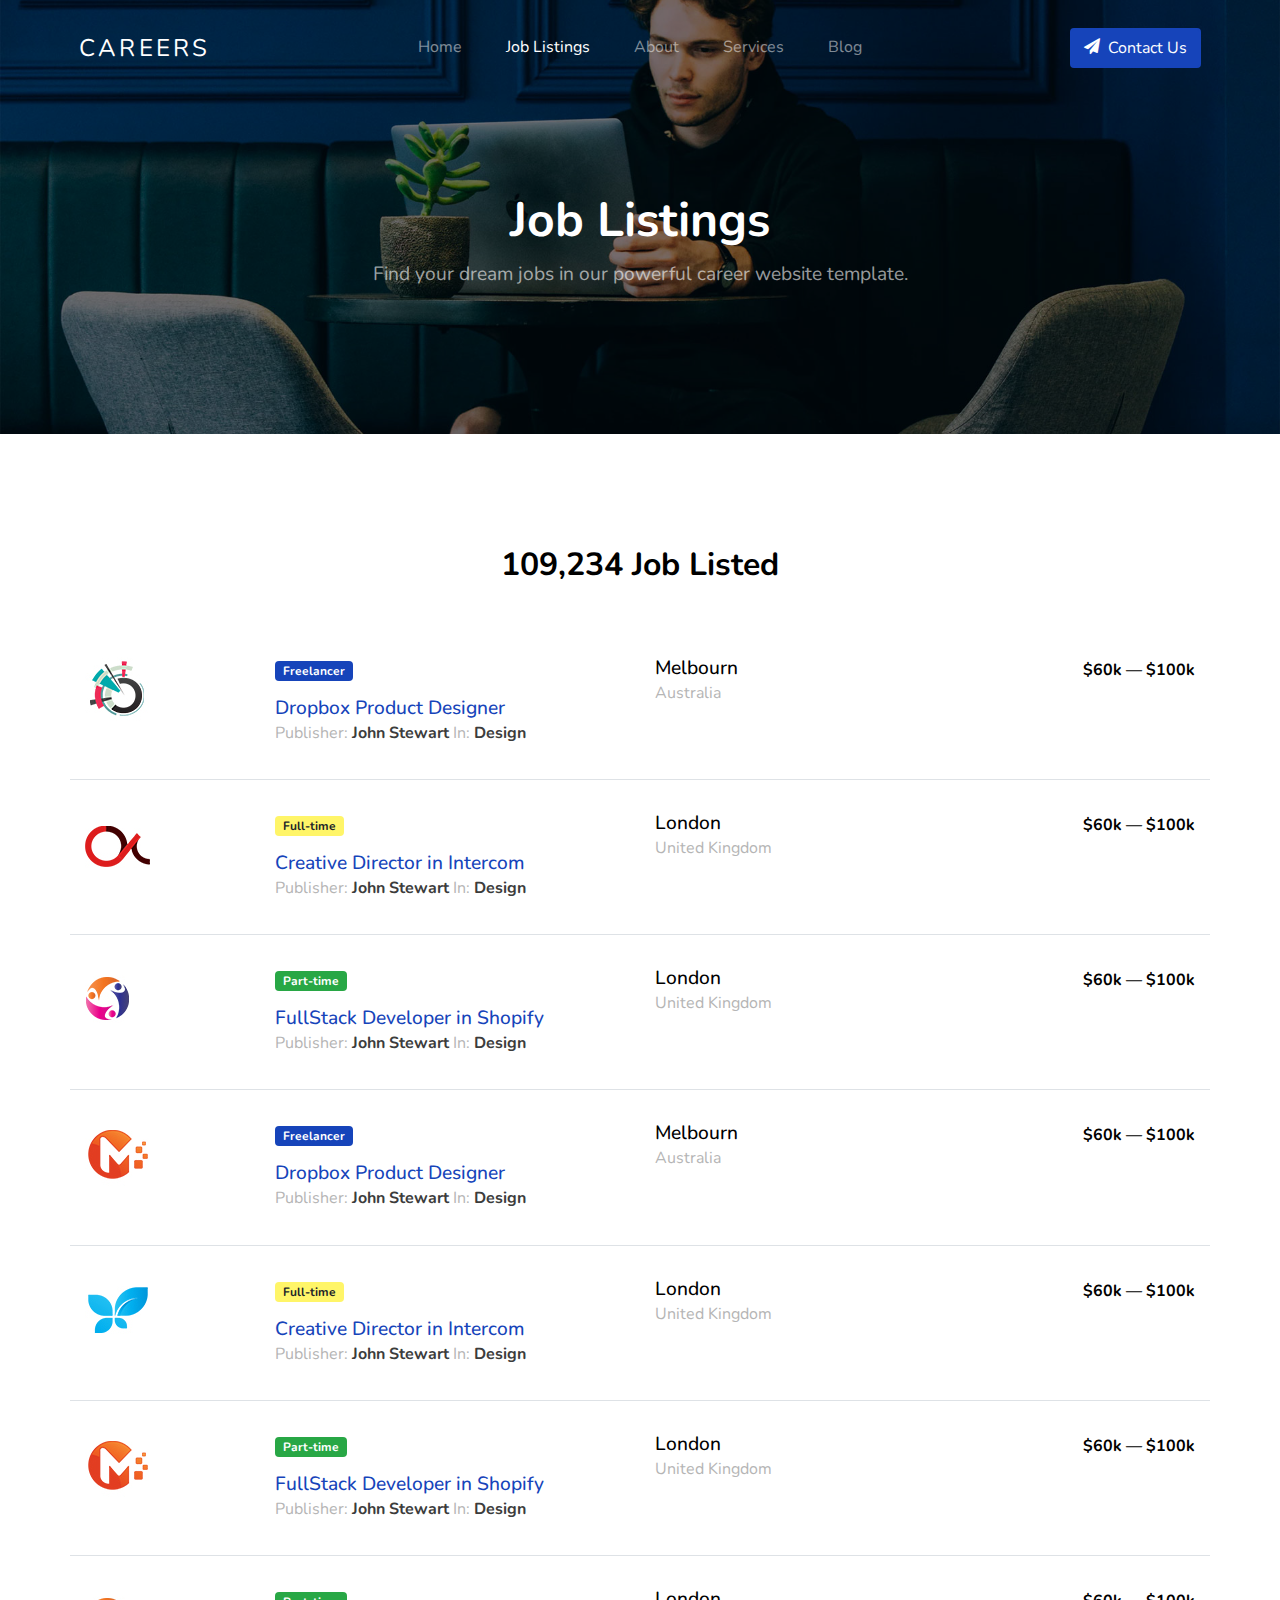
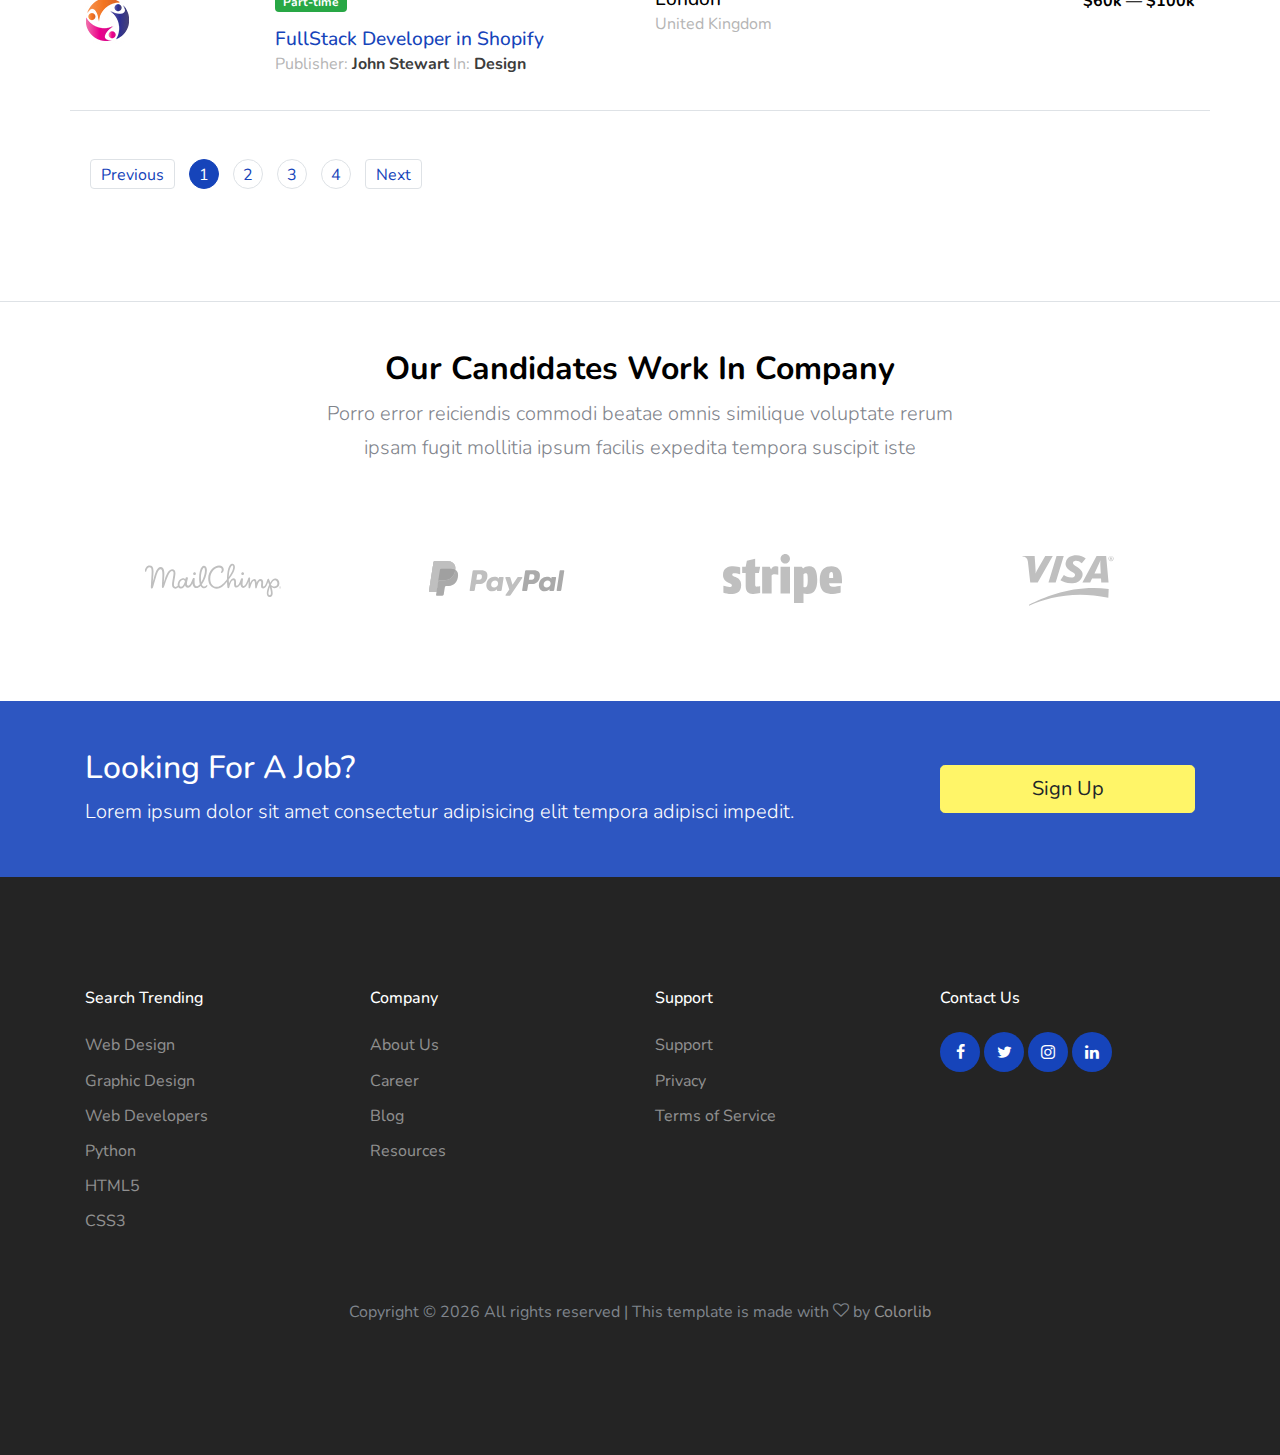
<file: Tcc-pos/web/job-listings_1.html>
<!doctype html>
<html lang="en">

<head>
  <title>Careers &mdash; Website Template by Colorlib</title>
  <meta charset="utf-8">
  <meta name="viewport" content="width=device-width, initial-scale=1, shrink-to-fit=no">
  <link rel="stylesheet" href="css/custom-bs.css">
  <link rel="stylesheet" href="css/jquery.fancybox.min.css">
  <link rel="stylesheet" href="css/bootstrap-select.min.css">
  <link rel="stylesheet" href="fonts/icomoon/style.css">
  <link rel="stylesheet" href="fonts/line-icons/style.css">
  <link rel="stylesheet" href="css/owl.carousel.min.css">
  <link rel="stylesheet" href="css/animate.min.css">
  <link rel="stylesheet" href="css/style.css">
</head>

<body id="top">


  <div class="site-wrap">

    <div class="site-mobile-menu site-navbar-target">
      <div class="site-mobile-menu-header">
        <div class="site-mobile-menu-close mt-3">
          <span class="icon-close2 js-menu-toggle"></span>
        </div>
      </div>
      <div class="site-mobile-menu-body"></div>
    </div> <!-- .site-mobile-menu -->


    <!-- NAVBAR -->
    <header class="site-navbar mt-3">
      <div class="container-fluid">
        <div class="row align-items-center">
          <div class="site-logo col-6"><a href="index.html">Careers</a></div>

          <nav class="mx-auto site-navigation">
            <ul class="site-menu js-clone-nav d-none d-xl-block ml-0 pl-0">
              <li><a href="index.html" class="nav-link">Home</a></li>
              <li><a href="job-listings.html" class="active">Job Listings</a></li>
              <li><a href="about.html">About</a></li>
              <li><a href="services.html">Services</a></li>
              <li><a href="blog.html">Blog</a></li>
              <li class="d-lg-none"><a href="contact.html">Contact Us</a></li>
            </ul>
          </nav>

          <div class="right-cta-menu text-right d-flex aligin-items-center col-6">
            <div class="ml-auto">
              <a href="contact.html" class="btn btn-primary border-width-2 d-none d-lg-inline-block"><span
                  class="mr-2 icon-paper-plane"></span>Contact Us</a>
            </div>
            <a href="#" class="site-menu-toggle js-menu-toggle d-inline-block d-xl-none mt-lg-2 ml-3"><span
                class="icon-menu h3 m-0 p-0 mt-2"></span></a>
          </div>

        </div>
      </div>
    </header>

    <!-- HOME -->
    <section class="home-section section-hero inner-page overlay bg-image" style="background-image: url('images/hero_1.jpg');"
      id="home-section">

      <div class="container">
        <div class="row align-items-center justify-content-center">
          <div class="col-md-12">
            <div class="mb-5 text-center">
              <h1 class="text-white font-weight-bold">Job Listings</h1>
              <p>Find your dream jobs in our powerful career website template.</p>
            </div>
          </div>
        </div>
      </div>


    </section>

    

    <section class="site-section">
      <div class="container">

        <div class="row mb-5 justify-content-center">
          <div class="col-md-7 text-center">
            <h2 class="section-title mb-2">109,234 Job Listed</h2>
          </div>
        </div>


        <div class="mb-5">
          <div class="row align-items-start job-item border-bottom pb-3 mb-3 pt-3">
            <div class="col-md-2">
              <a href="job-single.html"><img src="images/featured-listing-1.jpg" alt="Image" class="img-fluid"></a>
            </div>
            <div class="col-md-4">
              <span class="badge badge-primary px-2 py-1 mb-3">Freelancer</span>
              <h2><a href="job-single.html">Dropbox Product Designer</a> </h2>
              <p class="meta">Publisher: <strong>John Stewart</strong> In: <strong>Design</strong></p>
            </div>
            <div class="col-md-3 text-left">
              <h3>Melbourn</h3>
              <span class="meta">Australia</span>
            </div>
            <div class="col-md-3 text-md-right">
              <strong class="text-black">$60k &mdash; $100k</strong>
            </div>
          </div>

          <div class="row align-items-start job-item border-bottom pb-3 mb-3 pt-3">
            <div class="col-md-2">
              <a href="job-single.html"><img src="images/featured-listing-2.jpg" alt="Image" class="img-fluid"></a>
            </div>
            <div class="col-md-4">
              <span class="badge badge-warning px-2 py-1 mb-3">Full-time</span>
              <h2><a href="job-single.html">Creative Director in Intercom</a> </h2>
              <p class="meta">Publisher: <strong>John Stewart</strong> In: <strong>Design</strong></p>
            </div>
            <div class="col-md-3 text-left">
              <h3>London</h3>
              <span class="meta">United Kingdom</span>
            </div>
            <div class="col-md-3 text-md-right">
              <strong class="text-black">$60k &mdash; $100k</strong>
            </div>
          </div>

          <div class="row align-items-start job-item border-bottom pb-3 mb-3 pt-3">
            <div class="col-md-2">
              <a href="job-single.html"><img src="images/featured-listing-3.jpg" alt="Image" class="img-fluid"></a>
            </div>
            <div class="col-md-4">
              <span class="badge badge-success px-2 py-1 mb-3">Part-time</span>
              <h2><a href="job-single.html">FullStack Developer in Shopify</a> </h2>
              <p class="meta">Publisher: <strong>John Stewart</strong> In: <strong>Design</strong></p>
            </div>
            <div class="col-md-3 text-left">
              <h3>London</h3>
              <span class="meta">United Kingdom</span>
            </div>
            <div class="col-md-3 text-md-right">
              <strong class="text-black">$60k &mdash; $100k</strong>
            </div>
          </div>
          <div class="row align-items-start job-item border-bottom pb-3 mb-3 pt-3">
            <div class="col-md-2">
              <a href="job-single.html"><img src="images/featured-listing-4.jpg" alt="Image" class="img-fluid"></a>
            </div>
            <div class="col-md-4">
              <span class="badge badge-primary px-2 py-1 mb-3">Freelancer</span>
              <h2><a href="job-single.html">Dropbox Product Designer</a> </h2>
              <p class="meta">Publisher: <strong>John Stewart</strong> In: <strong>Design</strong></p>
            </div>
            <div class="col-md-3 text-left">
              <h3>Melbourn</h3>
              <span class="meta">Australia</span>
            </div>
            <div class="col-md-3 text-md-right">
              <strong class="text-black">$60k &mdash; $100k</strong>
            </div>
          </div>

          <div class="row align-items-start job-item border-bottom pb-3 mb-3 pt-3">
            <div class="col-md-2">
              <a href="job-single.html"><img src="images/featured-listing-5.jpg" alt="Image" class="img-fluid"></a>
            </div>
            <div class="col-md-4">
              <span class="badge badge-warning px-2 py-1 mb-3">Full-time</span>
              <h2><a href="job-single.html">Creative Director in Intercom</a> </h2>
              <p class="meta">Publisher: <strong>John Stewart</strong> In: <strong>Design</strong></p>
            </div>
            <div class="col-md-3 text-left">
              <h3>London</h3>
              <span class="meta">United Kingdom</span>
            </div>
            <div class="col-md-3 text-md-right">
              <strong class="text-black">$60k &mdash; $100k</strong>
            </div>
          </div>

          <div class="row align-items-start job-item border-bottom pb-3 mb-3 pt-3">
            <div class="col-md-2">
              <a href="job-single.html"><img src="images/featured-listing-4.jpg" alt="Image" class="img-fluid"></a>
            </div>
            <div class="col-md-4">
              <span class="badge badge-success px-2 py-1 mb-3">Part-time</span>
              <h2><a href="job-single.html">FullStack Developer in Shopify</a> </h2>
              <p class="meta">Publisher: <strong>John Stewart</strong> In: <strong>Design</strong></p>
            </div>
            <div class="col-md-3 text-left">
              <h3>London</h3>
              <span class="meta">United Kingdom</span>
            </div>
            <div class="col-md-3 text-md-right">
              <strong class="text-black">$60k &mdash; $100k</strong>
            </div>
          </div>

          <div class="row align-items-start job-item border-bottom pb-3 mb-3 pt-3">
            <div class="col-md-2">
              <a href="job-single.html"><img src="images/featured-listing-3.jpg" alt="Image" class="img-fluid"></a>
            </div>
            <div class="col-md-4">
              <span class="badge badge-success px-2 py-1 mb-3">Part-time</span>
              <h2><a href="job-single.html">FullStack Developer in Shopify</a> </h2>
              <p class="meta">Publisher: <strong>John Stewart</strong> In: <strong>Design</strong></p>
            </div>
            <div class="col-md-3 text-left">
              <h3>London</h3>
              <span class="meta">United Kingdom</span>
            </div>
            <div class="col-md-3 text-md-right">
              <strong class="text-black">$60k &mdash; $100k</strong>
            </div>
          </div>

        </div>

        <div class="row pagination-wrap">

          <div class="col-md-6 text-center text-md-left">
            <div class="custom-pagination ml-auto">
              <a href="#" class="prev">Previous</a>
              <div class="d-inline-block">
                <a href="#" class="active">1</a>
                <a href="#">2</a>
                <a href="#">3</a>
                <a href="#">4</a>
              </div>
              <a href="#" class="next">Next</a>
            </div>
          </div>
        </div>

      </div>
    </section>

    <section class="site-section py-4 mb-5 border-top">
      <div class="container">

        <div class="row align-items-center">
          <div class="col-12 text-center mt-4 mb-5">
            <div class="row justify-content-center">
              <div class="col-md-7">
                <h2 class="section-title mb-2">Our Candidates Work In Company</h2>
                <p class="lead">Porro error reiciendis commodi beatae omnis similique voluptate rerum ipsam fugit
                  mollitia ipsum facilis expedita tempora suscipit iste</p>
              </div>
            </div>

          </div>
          <div class="col-6 col-lg-3 col-md-6 text-center">
            <img src="images/logo_mailchimp.svg" alt="Image" class="img-fluid logo-1">
          </div>
          <div class="col-6 col-lg-3 col-md-6 text-center">
            <img src="images/logo_paypal.svg" alt="Image" class="img-fluid logo-2">
          </div>
          <div class="col-6 col-lg-3 col-md-6 text-center">
            <img src="images/logo_stripe.svg" alt="Image" class="img-fluid logo-3">
          </div>
          <div class="col-6 col-lg-3 col-md-6 text-center">
            <img src="images/logo_visa.svg" alt="Image" class="img-fluid logo-4">
          </div>
        </div>
      </div>
    </section>


    <section class="py-5 bg-image overlay-primary fixed overlay" style="background-image: url('images/hero_1.jpg');">
      <div class="container">
        <div class="row align-items-center">
          <div class="col-md-8">
            <h2 class="text-white">Looking For A Job?</h2>
            <p class="mb-0 text-white lead">Lorem ipsum dolor sit amet consectetur adipisicing elit tempora adipisci
              impedit.</p>
          </div>
          <div class="col-md-3 ml-auto">
            <a href="#" class="btn btn-warning btn-block btn-lg">Sign Up</a>
          </div>
        </div>
      </div>
    </section>

    <footer class="site-footer">


      <div class="container">
        <div class="row mb-5">
          <div class="col-6 col-md-3 mb-4 mb-md-0">
            <h3>Search Trending</h3>
            <ul class="list-unstyled">
              <li><a href="#">Web Design</a></li>
              <li><a href="#">Graphic Design</a></li>
              <li><a href="#">Web Developers</a></li>
              <li><a href="#">Python</a></li>
              <li><a href="#">HTML5</a></li>
              <li><a href="#">CSS3</a></li>
            </ul>
          </div>
          <div class="col-6 col-md-3 mb-4 mb-md-0">
            <h3>Company</h3>
            <ul class="list-unstyled">
              <li><a href="#">About Us</a></li>
              <li><a href="#">Career</a></li>
              <li><a href="#">Blog</a></li>
              <li><a href="#">Resources</a></li>
            </ul>
          </div>
          <div class="col-6 col-md-3 mb-4 mb-md-0">
            <h3>Support</h3>
            <ul class="list-unstyled">
              <li><a href="#">Support</a></li>
              <li><a href="#">Privacy</a></li>
              <li><a href="#">Terms of Service</a></li>
            </ul>
          </div>
          <div class="col-6 col-md-3 mb-4 mb-md-0">
            <h3>Contact Us</h3>
            <div class="footer-social">
              <a href="#"><span class="icon-facebook"></span></a>
              <a href="#"><span class="icon-twitter"></span></a>
              <a href="#"><span class="icon-instagram"></span></a>
              <a href="#"><span class="icon-linkedin"></span></a>
            </div>
          </div>
        </div>

        <div class="row text-center">
          <div class="col-12">
            <p>
              <!-- Link back to Colorlib can't be removed. Template is licensed under CC BY 3.0. -->
              Copyright &copy;
              <script>document.write(new Date().getFullYear());</script> All rights reserved | This template is made
              with <i class="icon-heart-o" aria-hidden="true"></i> by <a href="https://colorlib.com"
                target="_blank">Colorlib</a>
              <!-- Link back to Colorlib can't be removed. Template is licensed under CC BY 3.0. -->
            </p>
          </div>
        </div>
      </div>
    </footer>

  </div>

  <!-- SCRIPTS -->
  <script src="js/jquery.min.js"></script>
  <script src="js/bootstrap.bundle.min.js"></script>
  <script src="js/isotope.pkgd.min.js"></script>
  <script src="js/stickyfill.min.js"></script>
  <script src="js/jquery.fancybox.min.js"></script>
  <script src="js/jquery.easing.1.3.js"></script>

  <script src="js/jquery.waypoints.min.js"></script>
  <script src="js/jquery.animateNumber.min.js"></script>
  <script src="js/owl.carousel.min.js"></script>

  <!-- <script src="js/bootstrap-select.min.js"></script> -->

  <script src="js/custom.js"></script>


</body>

</html>
</file>
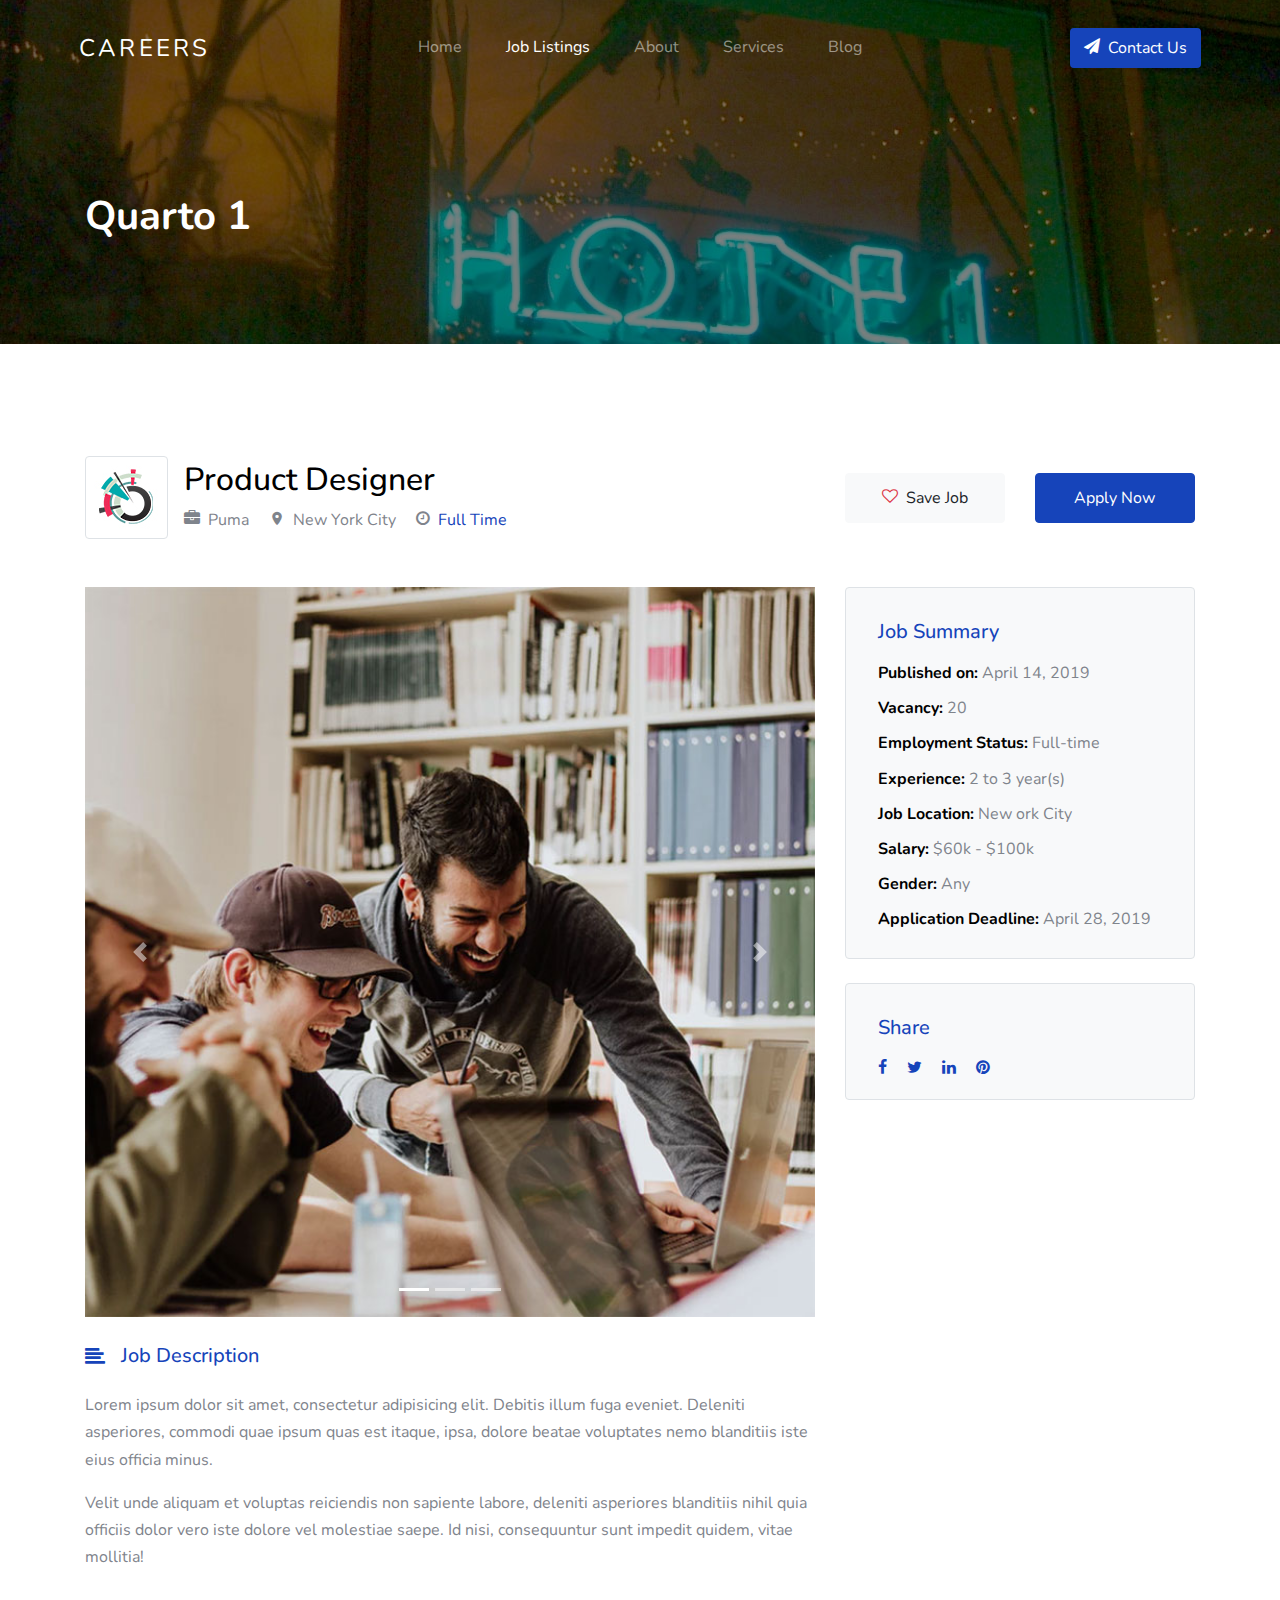
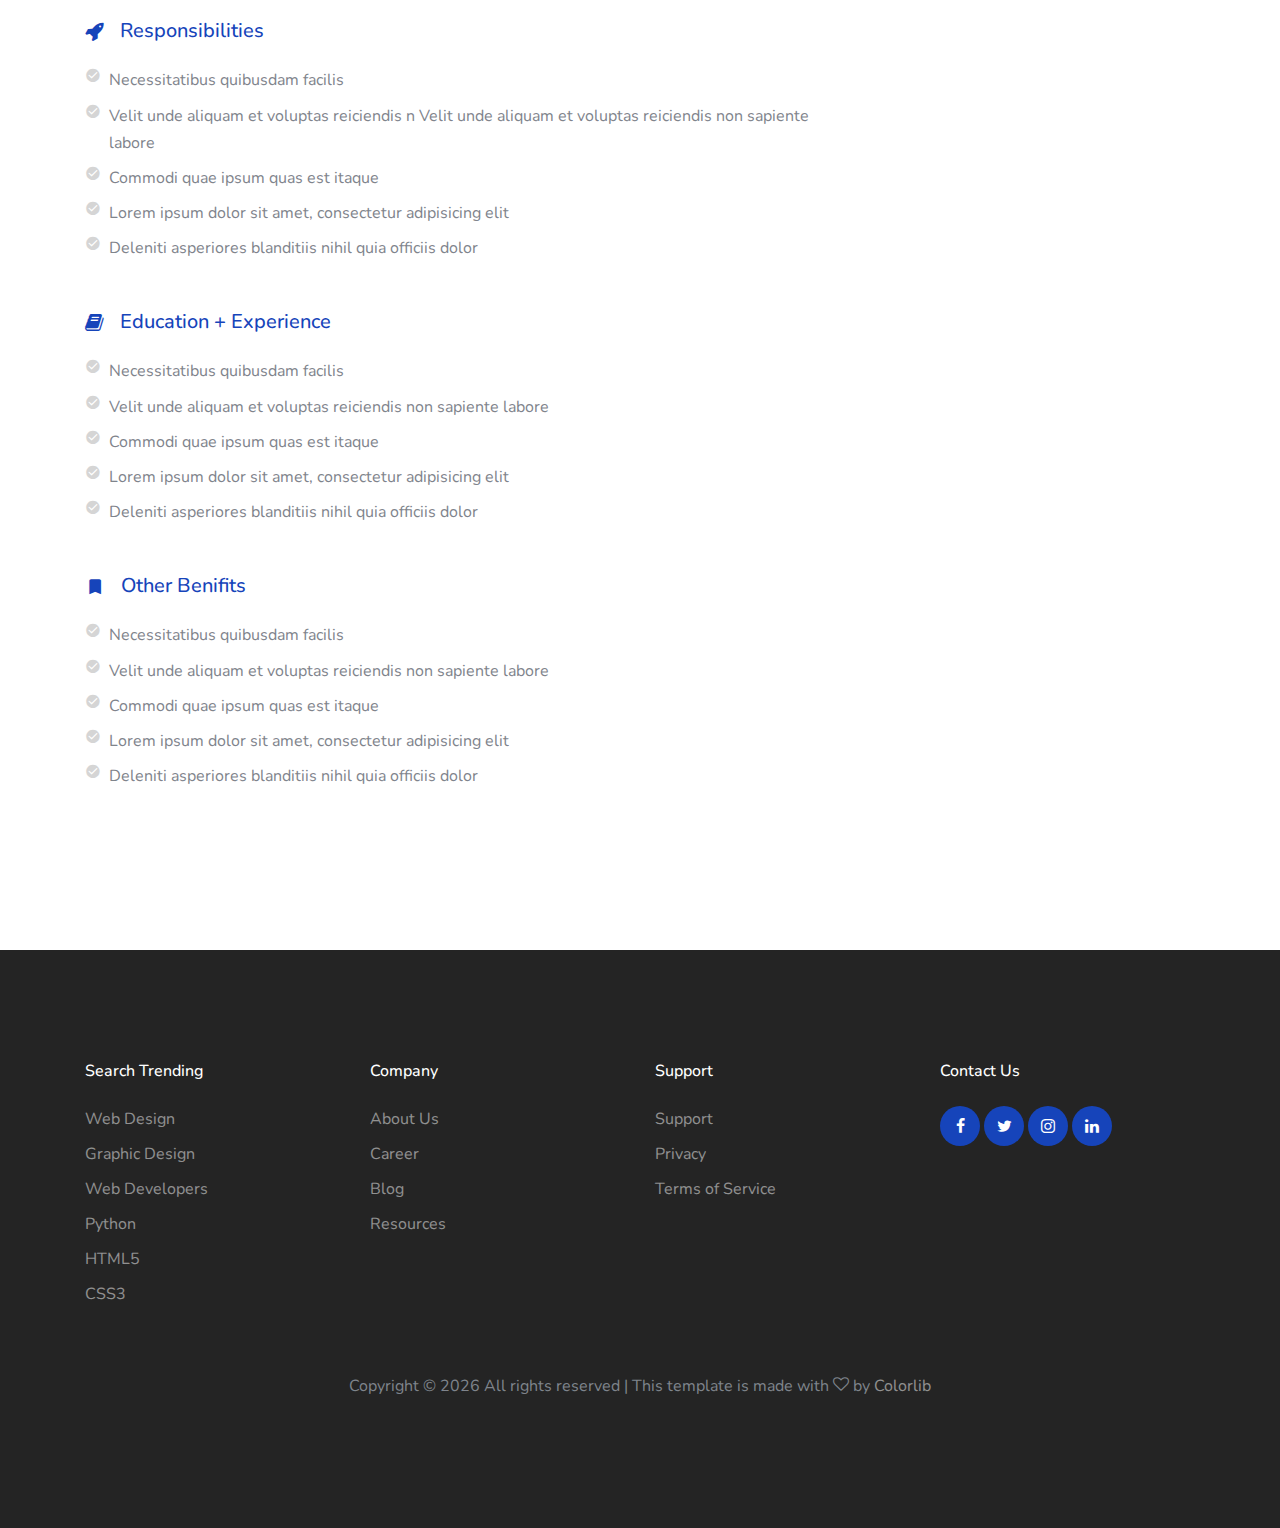
<file: Tcc-pos/web/job-single.html>
<!doctype html>
<html lang="en">

<head>
  <title>Careers &mdash; Website Template by Colorlib</title>
  <meta charset="utf-8">
  <meta name="viewport" content="width=device-width, initial-scale=1, shrink-to-fit=no">
  <link rel="stylesheet" href="css/custom-bs.css">
  <link rel="stylesheet" href="css/jquery.fancybox.min.css">
  <link rel="stylesheet" href="css/bootstrap-select.min.css">
  <link rel="stylesheet" href="fonts/icomoon/style.css">
  <link rel="stylesheet" href="fonts/line-icons/style.css">
  <link rel="stylesheet" href="css/owl.carousel.min.css">
  <link rel="stylesheet" href="css/animate.min.css">
  <link rel="stylesheet" href="css/style.css">
</head>

<body id="top">


  <div class="site-wrap">

    <div class="site-mobile-menu site-navbar-target">
      <div class="site-mobile-menu-header">
        <div class="site-mobile-menu-close mt-3">
          <span class="icon-close2 js-menu-toggle"></span>
        </div>
      </div>
      <div class="site-mobile-menu-body"></div>
    </div> <!-- .site-mobile-menu -->


    <!-- NAVBAR -->
    <header class="site-navbar mt-3">
      <div class="container-fluid">
        <div class="row align-items-center">
          <div class="site-logo col-6"><a href="index.html">Careers</a></div>

          <nav class="mx-auto site-navigation">
            <ul class="site-menu js-clone-nav d-none d-xl-block ml-0 pl-0">
              <li><a href="index.html" class="nav-link">Home</a></li>
              <li><a href="job-listings.html" class="active">Job Listings</a></li>
              <li><a href="about.html">About</a></li>
              <li><a href="services.html">Services</a></li>
              <li><a href="blog.html">Blog</a></li>
              <li class="d-lg-none"><a href="contact.html">Contact Us</a></li>
            </ul>
          </nav>

          <div class="right-cta-menu text-right d-flex aligin-items-center col-6">
            <div class="ml-auto">
              <a href="contact.html" class="btn btn-primary border-width-2 d-none d-lg-inline-block"><span
                  class="mr-2 icon-paper-plane"></span>Contact Us</a>
            </div>
            <a href="#" class="site-menu-toggle js-menu-toggle d-inline-block d-xl-none mt-lg-2 ml-3"><span
                class="icon-menu h3 m-0 p-0 mt-2"></span></a>
          </div>

        </div>
      </div>
    </header>

    <!-- HOME -->
    <section class="section-hero overlay inner-page bg-image" style="background-image: url('images/garden-2-1470250.jpg');"
      id="home-section">
      <div class="container">
        <div class="row">
          <div class="col-md-7">
            <h1 class="text-white font-weight-bold">Quarto 1</h1>
          </div>
        </div>
      </div>
    </section>
    
    
    <section class="site-section">
      <div class="container">
        <div class="row align-items-center mb-5">
          <div class="col-lg-8 mb-4 mb-lg-0">
            <div class="d-flex align-items-center">
              <div class="border p-2 d-inline-block mr-3 rounded">
                <img src="images/featured-listing-1.jpg" alt="Free Website Template By Free-Template.co">
              </div>
              <div>
                <h2>Product Designer</h2>
                <div>
                  <span class="ml-0 mr-2 mb-2"><span class="icon-briefcase mr-2"></span>Puma</span>
                  <span class="m-2"><span class="icon-room mr-2"></span>New York City</span>
                  <span class="m-2"><span class="icon-clock-o mr-2"></span><span class="text-primary">Full
                      Time</span></span>
                </div>
              </div>
            </div>
          </div>
          <div class="col-lg-4">
            <div class="row">
              <div class="col-6">
                <a href="#" class="btn btn-block btn-light btn-md"><span class="icon-heart-o mr-2 text-danger"></span>Save
                  Job</a>
              </div>
              <div class="col-6">
                <a href="#" class="btn btn-block btn-primary btn-md">Apply Now</a>
              </div>
            </div>
          </div>
        </div>
        <div class="row">
          <div class="col-lg-8">
            <div class="mb-5">                  
              <div id="carouselExampleIndicators" class="carousel slide" data-ride="carousel">
                <ol class="carousel-indicators">
                  <li data-target="#carouselExampleIndicators" data-slide-to="0" class="active"></li>
                  <li data-target="#carouselExampleIndicators" data-slide-to="1"></li>
                  <li data-target="#carouselExampleIndicators" data-slide-to="2"></li>
                </ol>
                <div class="carousel-inner">
                  <div class="carousel-item active">
                    <img class="d-block w-100" src="images/sq_img_1.jpg" alt="First slide">
                  </div>
                  <div class="carousel-item">
                    <img class="d-block w-100" src="images/sq_img_1.jpg" alt="Second slide">
                  </div>
                  <div class="carousel-item">
                    <img class="d-block w-100" src="images/sq_img_1.jpg" alt="Third slide">
                  </div>
                </div>
                <a class="carousel-control-prev" href="#carouselExampleIndicators" role="button" data-slide="prev">
                  <span class="carousel-control-prev-icon" aria-hidden="true"></span>
                  <span class="sr-only">Previous</span>
                </a>
                <a class="carousel-control-next" href="#carouselExampleIndicators" role="button" data-slide="next">
                  <span class="carousel-control-next-icon" aria-hidden="true"></span>
                  <span class="sr-only">Next</span>
                </a>
              </div>   
             <br/>       
              <h3 class="h5 d-flex align-items-center mb-4 text-primary"><span class="icon-align-left mr-3"></span>Job
                Description</h3>
              <p>Lorem ipsum dolor sit amet, consectetur adipisicing elit. Debitis illum fuga eveniet. Deleniti asperiores,
                commodi quae ipsum quas est itaque, ipsa, dolore beatae voluptates nemo blanditiis iste eius officia minus.
              </p>
              <p>Velit unde aliquam et voluptas reiciendis non sapiente labore, deleniti asperiores blanditiis nihil quia
                officiis dolor vero iste dolore vel molestiae saepe. Id nisi, consequuntur sunt impedit quidem, vitae
                mollitia!</p>
            </div>
            <div class="mb-5">
              <h3 class="h5 d-flex align-items-center mb-4 text-primary"><span
                  class="icon-rocket mr-3"></span>Responsibilities</h3>
              <ul class="list-unstyled m-0 p-0">
                <li class="d-flex align-items-start mb-2"><span
                    class="icon-check_circle mr-2 text-muted"></span><span>Necessitatibus quibusdam facilis</span></li>
                <li class="d-flex align-items-start mb-2"><span class="icon-check_circle mr-2 text-muted"></span><span>Velit
                    unde aliquam et voluptas reiciendis n Velit unde aliquam et voluptas reiciendis non sapiente
                    labore</span></li>
                <li class="d-flex align-items-start mb-2"><span
                    class="icon-check_circle mr-2 text-muted"></span><span>Commodi quae ipsum quas est itaque</span></li>
                <li class="d-flex align-items-start mb-2"><span class="icon-check_circle mr-2 text-muted"></span><span>Lorem
                    ipsum dolor sit amet, consectetur adipisicing elit</span></li>
                <li class="d-flex align-items-start mb-2"><span
                    class="icon-check_circle mr-2 text-muted"></span><span>Deleniti asperiores blanditiis nihil quia
                    officiis dolor</span></li>
              </ul>
            </div>
    
            <div class="mb-5">
              <h3 class="h5 d-flex align-items-center mb-4 text-primary"><span class="icon-book mr-3"></span>Education +
                Experience</h3>
              <ul class="list-unstyled m-0 p-0">
                <li class="d-flex align-items-start mb-2"><span
                    class="icon-check_circle mr-2 text-muted"></span><span>Necessitatibus quibusdam facilis</span></li>
                <li class="d-flex align-items-start mb-2"><span class="icon-check_circle mr-2 text-muted"></span><span>Velit
                    unde aliquam et voluptas reiciendis non sapiente labore</span></li>
                <li class="d-flex align-items-start mb-2"><span
                    class="icon-check_circle mr-2 text-muted"></span><span>Commodi quae ipsum quas est itaque</span></li>
                <li class="d-flex align-items-start mb-2"><span class="icon-check_circle mr-2 text-muted"></span><span>Lorem
                    ipsum dolor sit amet, consectetur adipisicing elit</span></li>
                <li class="d-flex align-items-start mb-2"><span
                    class="icon-check_circle mr-2 text-muted"></span><span>Deleniti asperiores blanditiis nihil quia
                    officiis dolor</span></li>
              </ul>
            </div>
    
            <div class="mb-5">
              <h3 class="h5 d-flex align-items-center mb-4 text-primary"><span class="icon-turned_in mr-3"></span>Other
                Benifits</h3>
              <ul class="list-unstyled m-0 p-0">
                <li class="d-flex align-items-start mb-2"><span
                    class="icon-check_circle mr-2 text-muted"></span><span>Necessitatibus quibusdam facilis</span></li>
                <li class="d-flex align-items-start mb-2"><span class="icon-check_circle mr-2 text-muted"></span><span>Velit
                    unde aliquam et voluptas reiciendis non sapiente labore</span></li>
                <li class="d-flex align-items-start mb-2"><span
                    class="icon-check_circle mr-2 text-muted"></span><span>Commodi quae ipsum quas est itaque</span></li>
                <li class="d-flex align-items-start mb-2"><span class="icon-check_circle mr-2 text-muted"></span><span>Lorem
                    ipsum dolor sit amet, consectetur adipisicing elit</span></li>
                <li class="d-flex align-items-start mb-2"><span
                    class="icon-check_circle mr-2 text-muted"></span><span>Deleniti asperiores blanditiis nihil quia
                    officiis dolor</span></li>
              </ul>
            </div>
    
            
          </div>
          <div class="col-lg-4">
            <div class="bg-light p-3 border rounded mb-4">
              <h3 class="text-primary  mt-3 h5 pl-3 mb-3 ">Job Summary</h3>
              <ul class="list-unstyled pl-3 mb-0">
                <li class="mb-2"><strong class="text-black">Published on:</strong> April 14, 2019</li>
                <li class="mb-2"><strong class="text-black">Vacancy:</strong> 20</li>
                <li class="mb-2"><strong class="text-black">Employment Status:</strong> Full-time</li>
                <li class="mb-2"><strong class="text-black">Experience:</strong> 2 to 3 year(s)</li>
                <li class="mb-2"><strong class="text-black">Job Location:</strong> New ork City</li>
                <li class="mb-2"><strong class="text-black">Salary:</strong> $60k - $100k</li>
                <li class="mb-2"><strong class="text-black">Gender:</strong> Any</li>
                <li class="mb-2"><strong class="text-black">Application Deadline:</strong> April 28, 2019</li>
              </ul>
            </div>
    
            <div class="bg-light p-3 border rounded">
              <h3 class="text-primary  mt-3 h5 pl-3 mb-3 ">Share</h3>
              <div class="px-3">
                <a href="#" class="pt-3 pb-3 pr-3 pl-0"><span class="icon-facebook"></span></a>
                <a href="#" class="pt-3 pb-3 pr-3 pl-0"><span class="icon-twitter"></span></a>
                <a href="#" class="pt-3 pb-3 pr-3 pl-0"><span class="icon-linkedin"></span></a>
                <a href="#" class="pt-3 pb-3 pr-3 pl-0"><span class="icon-pinterest"></span></a>
              </div>
            </div>
    
          </div>
        </div>
      </div>
    </section>

    <footer class="site-footer">


      <div class="container">
        <div class="row mb-5">
          <div class="col-6 col-md-3 mb-4 mb-md-0">
            <h3>Search Trending</h3>
            <ul class="list-unstyled">
              <li><a href="#">Web Design</a></li>
              <li><a href="#">Graphic Design</a></li>
              <li><a href="#">Web Developers</a></li>
              <li><a href="#">Python</a></li>
              <li><a href="#">HTML5</a></li>
              <li><a href="#">CSS3</a></li>
            </ul>
          </div>
          <div class="col-6 col-md-3 mb-4 mb-md-0">
            <h3>Company</h3>
            <ul class="list-unstyled">
              <li><a href="#">About Us</a></li>
              <li><a href="#">Career</a></li>
              <li><a href="#">Blog</a></li>
              <li><a href="#">Resources</a></li>
            </ul>
          </div>
          <div class="col-6 col-md-3 mb-4 mb-md-0">
            <h3>Support</h3>
            <ul class="list-unstyled">
              <li><a href="#">Support</a></li>
              <li><a href="#">Privacy</a></li>
              <li><a href="#">Terms of Service</a></li>
            </ul>
          </div>
          <div class="col-6 col-md-3 mb-4 mb-md-0">
            <h3>Contact Us</h3>
            <div class="footer-social">
              <a href="#"><span class="icon-facebook"></span></a>
              <a href="#"><span class="icon-twitter"></span></a>
              <a href="#"><span class="icon-instagram"></span></a>
              <a href="#"><span class="icon-linkedin"></span></a>
            </div>
          </div>
        </div>

        <div class="row text-center">
          <div class="col-12">
            <p>
              <!-- Link back to Colorlib can't be removed. Template is licensed under CC BY 3.0. -->
              Copyright &copy;
              <script>document.write(new Date().getFullYear());</script> All rights reserved | This template is made
              with <i class="icon-heart-o" aria-hidden="true"></i> by <a href="https://colorlib.com"
                target="_blank">Colorlib</a>
              <!-- Link back to Colorlib can't be removed. Template is licensed under CC BY 3.0. -->
            </p>
          </div>
        </div>
      </div>
    </footer>

  </div>

  <!-- SCRIPTS -->
  <script src="js/jquery.min.js"></script>
  <script src="js/bootstrap.bundle.min.js"></script>
  <script src="js/isotope.pkgd.min.js"></script>
  <script src="js/stickyfill.min.js"></script>
  <script src="js/jquery.fancybox.min.js"></script>
  <script src="js/jquery.easing.1.3.js"></script>

  <script src="js/jquery.waypoints.min.js"></script>
  <script src="js/jquery.animateNumber.min.js"></script>
  <script src="js/owl.carousel.min.js"></script>


  <script src="js/custom.js"></script>


</body>

</html>
</file>
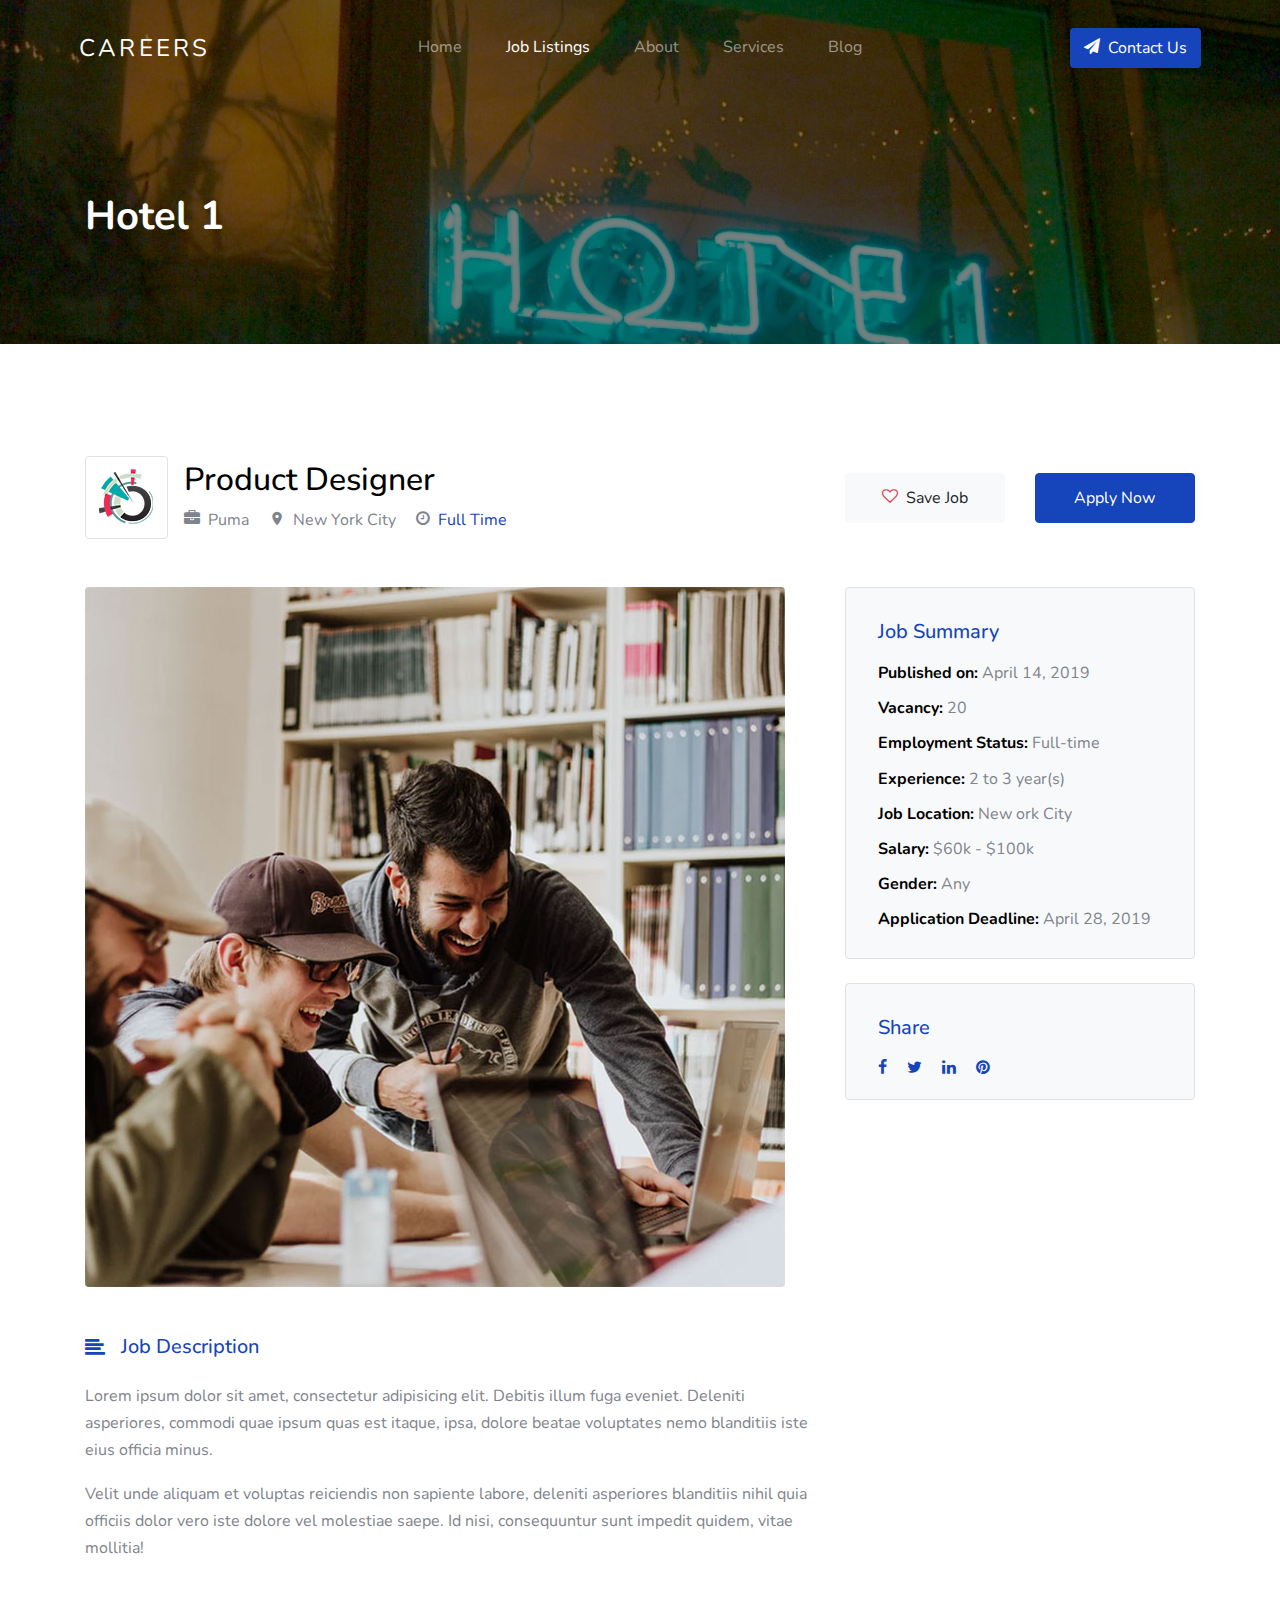
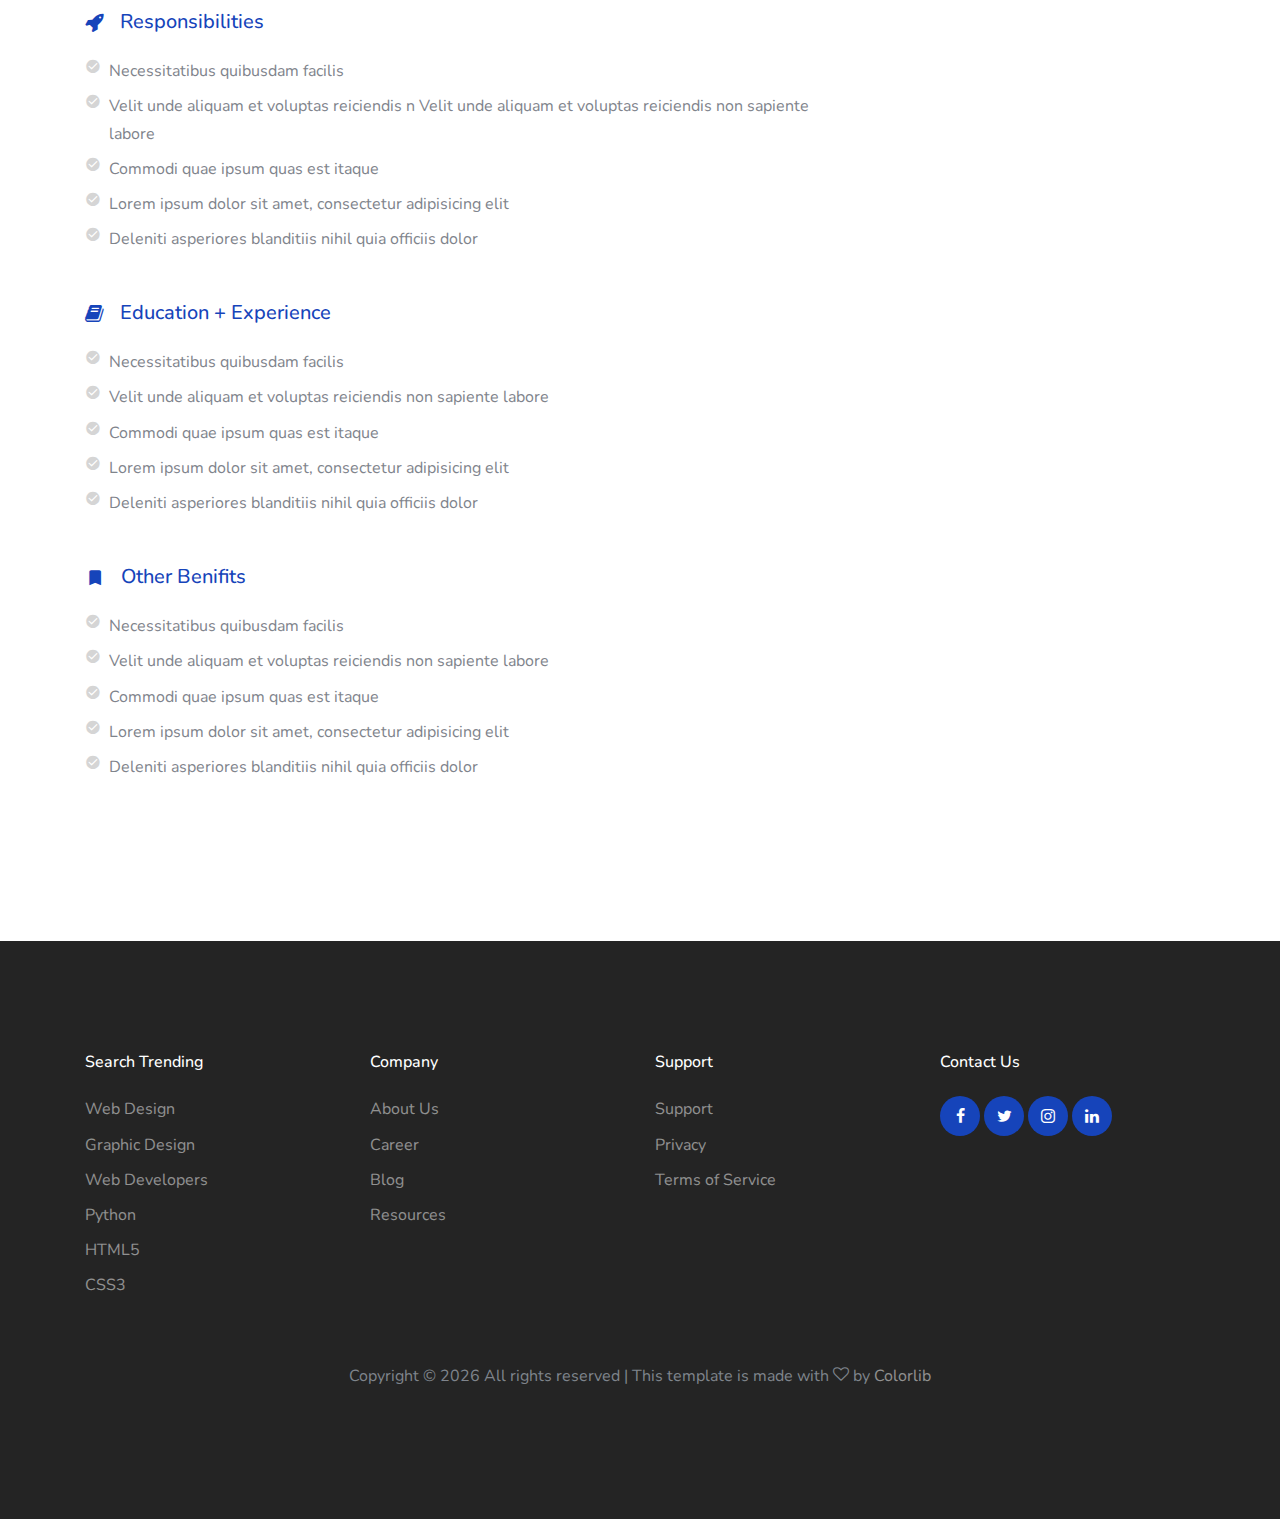
<file: Tcc-pos/web/job-single_2.html>
<!doctype html>
<html lang="en">

<head>
  <title>Careers &mdash; Website Template by Colorlib</title>
  <meta charset="utf-8">
  <meta name="viewport" content="width=device-width, initial-scale=1, shrink-to-fit=no">
  <link rel="stylesheet" href="css/custom-bs.css">
  <link rel="stylesheet" href="css/jquery.fancybox.min.css">
  <link rel="stylesheet" href="css/bootstrap-select.min.css">
  <link rel="stylesheet" href="fonts/icomoon/style.css">
  <link rel="stylesheet" href="fonts/line-icons/style.css">
  <link rel="stylesheet" href="css/owl.carousel.min.css">
  <link rel="stylesheet" href="css/animate.min.css">
  <link rel="stylesheet" href="css/style.css">
</head>

<body id="top">


  <div class="site-wrap">

    <div class="site-mobile-menu site-navbar-target">
      <div class="site-mobile-menu-header">
        <div class="site-mobile-menu-close mt-3">
          <span class="icon-close2 js-menu-toggle"></span>
        </div>
      </div>
      <div class="site-mobile-menu-body"></div>
    </div> <!-- .site-mobile-menu -->


    <!-- NAVBAR -->
    <header class="site-navbar mt-3">
      <div class="container-fluid">
        <div class="row align-items-center">
          <div class="site-logo col-6"><a href="index.html">Careers</a></div>

          <nav class="mx-auto site-navigation">
            <ul class="site-menu js-clone-nav d-none d-xl-block ml-0 pl-0">
              <li><a href="index.html" class="nav-link">Home</a></li>
              <li><a href="job-listings.html" class="active">Job Listings</a></li>
              <li><a href="about.html">About</a></li>
              <li><a href="services.html">Services</a></li>
              <li><a href="blog.html">Blog</a></li>
              <li class="d-lg-none"><a href="contact.html">Contact Us</a></li>
            </ul>
          </nav>

          <div class="right-cta-menu text-right d-flex aligin-items-center col-6">
            <div class="ml-auto">
              <a href="contact.html" class="btn btn-primary border-width-2 d-none d-lg-inline-block"><span
                  class="mr-2 icon-paper-plane"></span>Contact Us</a>
            </div>
            <a href="#" class="site-menu-toggle js-menu-toggle d-inline-block d-xl-none mt-lg-2 ml-3"><span
                class="icon-menu h3 m-0 p-0 mt-2"></span></a>
          </div>

        </div>
      </div>
    </header>

    <!-- HOME -->
    <section class="section-hero overlay inner-page bg-image" style="background-image: url('images/garden-2-1470250.jpg');"
      id="home-section">
      <div class="container">
        <div class="row">
          <div class="col-md-7">
            <h1 class="text-white font-weight-bold">Hotel 1</h1>
          </div>
        </div>
      </div>
    </section>
    
    
    <section class="site-section">
      <div class="container">
        <div class="row align-items-center mb-5">
          <div class="col-lg-8 mb-4 mb-lg-0">
            <div class="d-flex align-items-center">
              <div class="border p-2 d-inline-block mr-3 rounded">
                <img src="images/featured-listing-1.jpg" alt="Free Website Template By Free-Template.co">
              </div>
              <div>
                <h2>Product Designer</h2>
                <div>
                  <span class="ml-0 mr-2 mb-2"><span class="icon-briefcase mr-2"></span>Puma</span>
                  <span class="m-2"><span class="icon-room mr-2"></span>New York City</span>
                  <span class="m-2"><span class="icon-clock-o mr-2"></span><span class="text-primary">Full
                      Time</span></span>
                </div>
              </div>
            </div>
          </div>
          <div class="col-lg-4">
            <div class="row">
              <div class="col-6">
                <a href="#" class="btn btn-block btn-light btn-md"><span class="icon-heart-o mr-2 text-danger"></span>Save
                  Job</a>
              </div>
              <div class="col-6">
                <a href="#" class="btn btn-block btn-primary btn-md">Apply Now</a>
              </div>
            </div>
          </div>
        </div>
        <div class="row">
          <div class="col-lg-8">
            <div class="mb-5">
              <figure class="mb-5"><img src="images/sq_img_1.jpg" alt="Free Website Template by Free-Template.co"
                  class="img-fluid rounded"></figure>
              <h3 class="h5 d-flex align-items-center mb-4 text-primary"><span class="icon-align-left mr-3"></span>Job
                Description</h3>
              <p>Lorem ipsum dolor sit amet, consectetur adipisicing elit. Debitis illum fuga eveniet. Deleniti asperiores,
                commodi quae ipsum quas est itaque, ipsa, dolore beatae voluptates nemo blanditiis iste eius officia minus.
              </p>
              <p>Velit unde aliquam et voluptas reiciendis non sapiente labore, deleniti asperiores blanditiis nihil quia
                officiis dolor vero iste dolore vel molestiae saepe. Id nisi, consequuntur sunt impedit quidem, vitae
                mollitia!</p>
            </div>
            <div class="mb-5">
              <h3 class="h5 d-flex align-items-center mb-4 text-primary"><span
                  class="icon-rocket mr-3"></span>Responsibilities</h3>
              <ul class="list-unstyled m-0 p-0">
                <li class="d-flex align-items-start mb-2"><span
                    class="icon-check_circle mr-2 text-muted"></span><span>Necessitatibus quibusdam facilis</span></li>
                <li class="d-flex align-items-start mb-2"><span class="icon-check_circle mr-2 text-muted"></span><span>Velit
                    unde aliquam et voluptas reiciendis n Velit unde aliquam et voluptas reiciendis non sapiente
                    labore</span></li>
                <li class="d-flex align-items-start mb-2"><span
                    class="icon-check_circle mr-2 text-muted"></span><span>Commodi quae ipsum quas est itaque</span></li>
                <li class="d-flex align-items-start mb-2"><span class="icon-check_circle mr-2 text-muted"></span><span>Lorem
                    ipsum dolor sit amet, consectetur adipisicing elit</span></li>
                <li class="d-flex align-items-start mb-2"><span
                    class="icon-check_circle mr-2 text-muted"></span><span>Deleniti asperiores blanditiis nihil quia
                    officiis dolor</span></li>
              </ul>
            </div>
    
            <div class="mb-5">
              <h3 class="h5 d-flex align-items-center mb-4 text-primary"><span class="icon-book mr-3"></span>Education +
                Experience</h3>
              <ul class="list-unstyled m-0 p-0">
                <li class="d-flex align-items-start mb-2"><span
                    class="icon-check_circle mr-2 text-muted"></span><span>Necessitatibus quibusdam facilis</span></li>
                <li class="d-flex align-items-start mb-2"><span class="icon-check_circle mr-2 text-muted"></span><span>Velit
                    unde aliquam et voluptas reiciendis non sapiente labore</span></li>
                <li class="d-flex align-items-start mb-2"><span
                    class="icon-check_circle mr-2 text-muted"></span><span>Commodi quae ipsum quas est itaque</span></li>
                <li class="d-flex align-items-start mb-2"><span class="icon-check_circle mr-2 text-muted"></span><span>Lorem
                    ipsum dolor sit amet, consectetur adipisicing elit</span></li>
                <li class="d-flex align-items-start mb-2"><span
                    class="icon-check_circle mr-2 text-muted"></span><span>Deleniti asperiores blanditiis nihil quia
                    officiis dolor</span></li>
              </ul>
            </div>
    
            <div class="mb-5">
              <h3 class="h5 d-flex align-items-center mb-4 text-primary"><span class="icon-turned_in mr-3"></span>Other
                Benifits</h3>
              <ul class="list-unstyled m-0 p-0">
                <li class="d-flex align-items-start mb-2"><span
                    class="icon-check_circle mr-2 text-muted"></span><span>Necessitatibus quibusdam facilis</span></li>
                <li class="d-flex align-items-start mb-2"><span class="icon-check_circle mr-2 text-muted"></span><span>Velit
                    unde aliquam et voluptas reiciendis non sapiente labore</span></li>
                <li class="d-flex align-items-start mb-2"><span
                    class="icon-check_circle mr-2 text-muted"></span><span>Commodi quae ipsum quas est itaque</span></li>
                <li class="d-flex align-items-start mb-2"><span class="icon-check_circle mr-2 text-muted"></span><span>Lorem
                    ipsum dolor sit amet, consectetur adipisicing elit</span></li>
                <li class="d-flex align-items-start mb-2"><span
                    class="icon-check_circle mr-2 text-muted"></span><span>Deleniti asperiores blanditiis nihil quia
                    officiis dolor</span></li>
              </ul>
            </div>
    
            
          </div>
          <div class="col-lg-4">
            <div class="bg-light p-3 border rounded mb-4">
              <h3 class="text-primary  mt-3 h5 pl-3 mb-3 ">Job Summary</h3>
              <ul class="list-unstyled pl-3 mb-0">
                <li class="mb-2"><strong class="text-black">Published on:</strong> April 14, 2019</li>
                <li class="mb-2"><strong class="text-black">Vacancy:</strong> 20</li>
                <li class="mb-2"><strong class="text-black">Employment Status:</strong> Full-time</li>
                <li class="mb-2"><strong class="text-black">Experience:</strong> 2 to 3 year(s)</li>
                <li class="mb-2"><strong class="text-black">Job Location:</strong> New ork City</li>
                <li class="mb-2"><strong class="text-black">Salary:</strong> $60k - $100k</li>
                <li class="mb-2"><strong class="text-black">Gender:</strong> Any</li>
                <li class="mb-2"><strong class="text-black">Application Deadline:</strong> April 28, 2019</li>
              </ul>
            </div>
    
            <div class="bg-light p-3 border rounded">
              <h3 class="text-primary  mt-3 h5 pl-3 mb-3 ">Share</h3>
              <div class="px-3">
                <a href="#" class="pt-3 pb-3 pr-3 pl-0"><span class="icon-facebook"></span></a>
                <a href="#" class="pt-3 pb-3 pr-3 pl-0"><span class="icon-twitter"></span></a>
                <a href="#" class="pt-3 pb-3 pr-3 pl-0"><span class="icon-linkedin"></span></a>
                <a href="#" class="pt-3 pb-3 pr-3 pl-0"><span class="icon-pinterest"></span></a>
              </div>
            </div>
    
          </div>
        </div>
      </div>
    </section>

    <footer class="site-footer">


      <div class="container">
        <div class="row mb-5">
          <div class="col-6 col-md-3 mb-4 mb-md-0">
            <h3>Search Trending</h3>
            <ul class="list-unstyled">
              <li><a href="#">Web Design</a></li>
              <li><a href="#">Graphic Design</a></li>
              <li><a href="#">Web Developers</a></li>
              <li><a href="#">Python</a></li>
              <li><a href="#">HTML5</a></li>
              <li><a href="#">CSS3</a></li>
            </ul>
          </div>
          <div class="col-6 col-md-3 mb-4 mb-md-0">
            <h3>Company</h3>
            <ul class="list-unstyled">
              <li><a href="#">About Us</a></li>
              <li><a href="#">Career</a></li>
              <li><a href="#">Blog</a></li>
              <li><a href="#">Resources</a></li>
            </ul>
          </div>
          <div class="col-6 col-md-3 mb-4 mb-md-0">
            <h3>Support</h3>
            <ul class="list-unstyled">
              <li><a href="#">Support</a></li>
              <li><a href="#">Privacy</a></li>
              <li><a href="#">Terms of Service</a></li>
            </ul>
          </div>
          <div class="col-6 col-md-3 mb-4 mb-md-0">
            <h3>Contact Us</h3>
            <div class="footer-social">
              <a href="#"><span class="icon-facebook"></span></a>
              <a href="#"><span class="icon-twitter"></span></a>
              <a href="#"><span class="icon-instagram"></span></a>
              <a href="#"><span class="icon-linkedin"></span></a>
            </div>
          </div>
        </div>

        <div class="row text-center">
          <div class="col-12">
            <p>
              <!-- Link back to Colorlib can't be removed. Template is licensed under CC BY 3.0. -->
              Copyright &copy;
              <script>document.write(new Date().getFullYear());</script> All rights reserved | This template is made
              with <i class="icon-heart-o" aria-hidden="true"></i> by <a href="https://colorlib.com"
                target="_blank">Colorlib</a>
              <!-- Link back to Colorlib can't be removed. Template is licensed under CC BY 3.0. -->
            </p>
          </div>
        </div>
      </div>
    </footer>

  </div>

  <!-- SCRIPTS -->
  <script src="js/jquery.min.js"></script>
  <script src="js/bootstrap.bundle.min.js"></script>
  <script src="js/isotope.pkgd.min.js"></script>
  <script src="js/stickyfill.min.js"></script>
  <script src="js/jquery.fancybox.min.js"></script>
  <script src="js/jquery.easing.1.3.js"></script>

  <script src="js/jquery.waypoints.min.js"></script>
  <script src="js/jquery.animateNumber.min.js"></script>
  <script src="js/owl.carousel.min.js"></script>


  <script src="js/custom.js"></script>


</body>

</html>
</file>
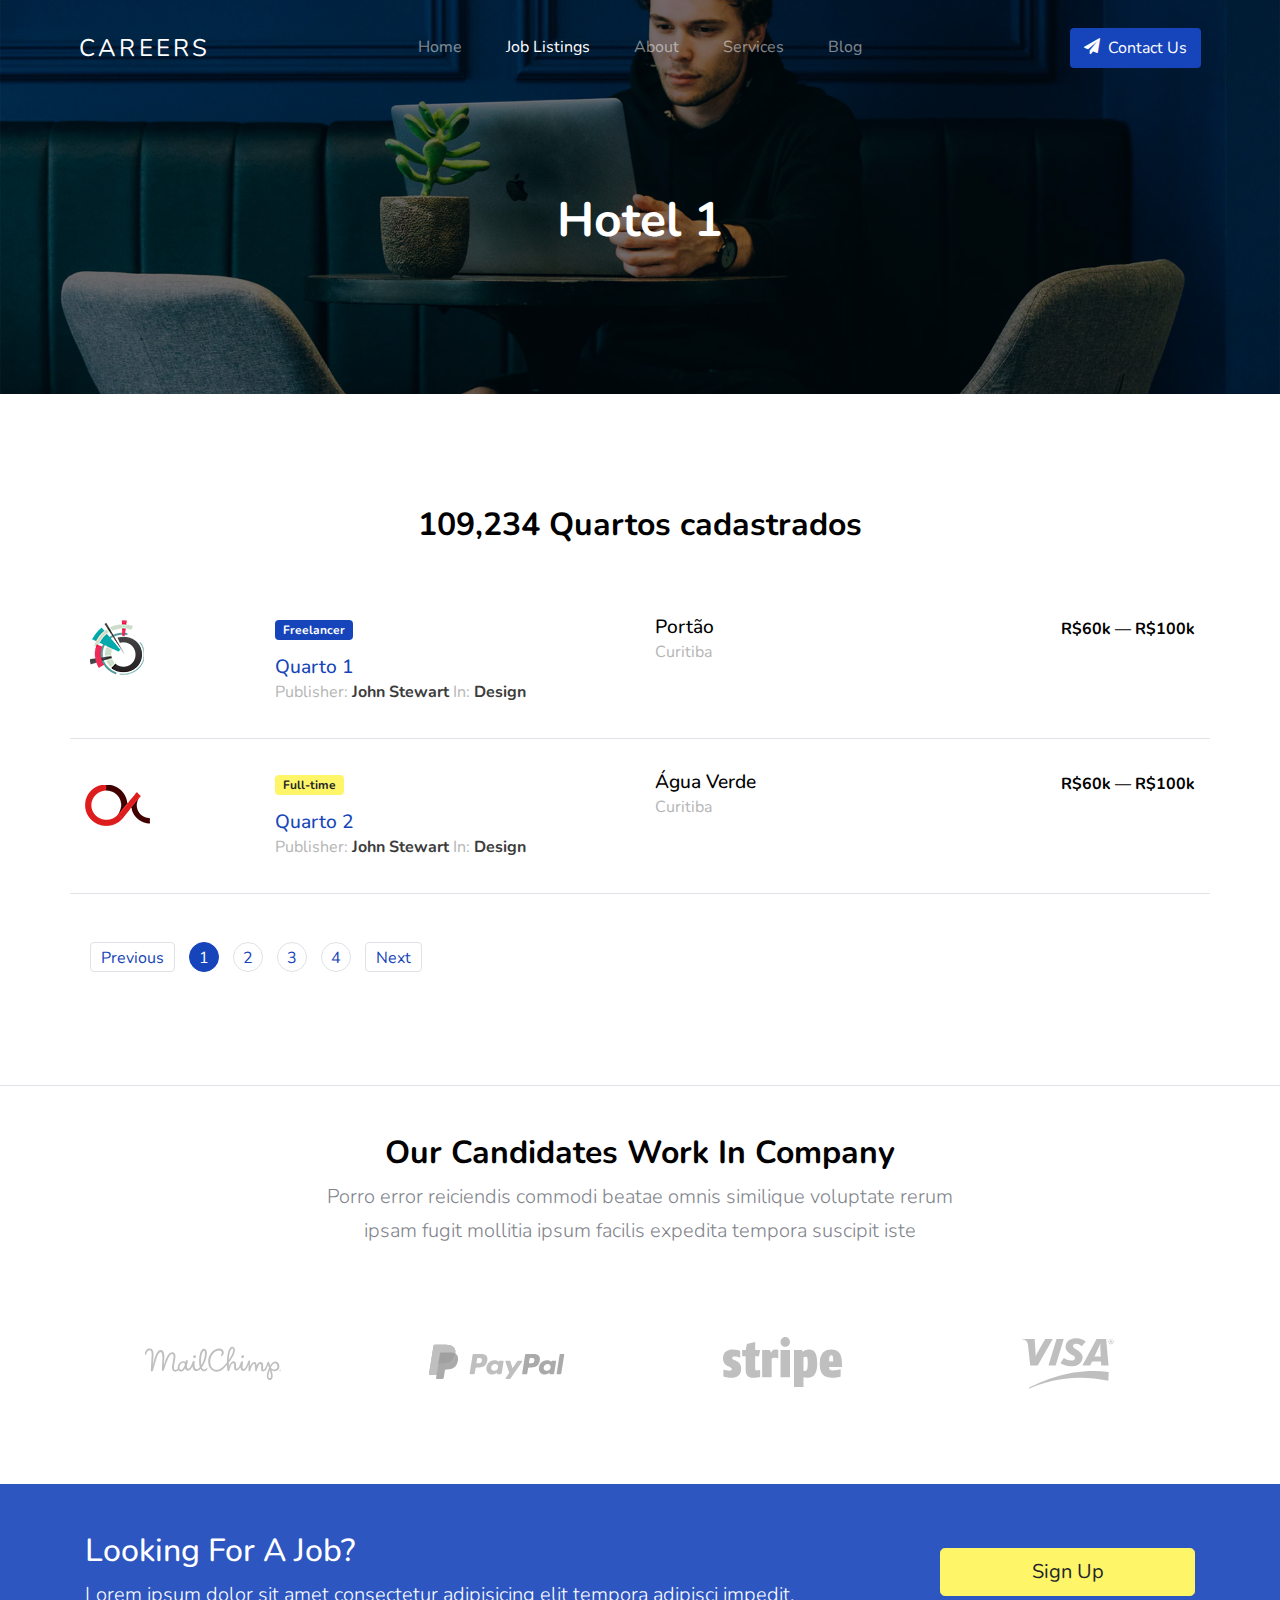
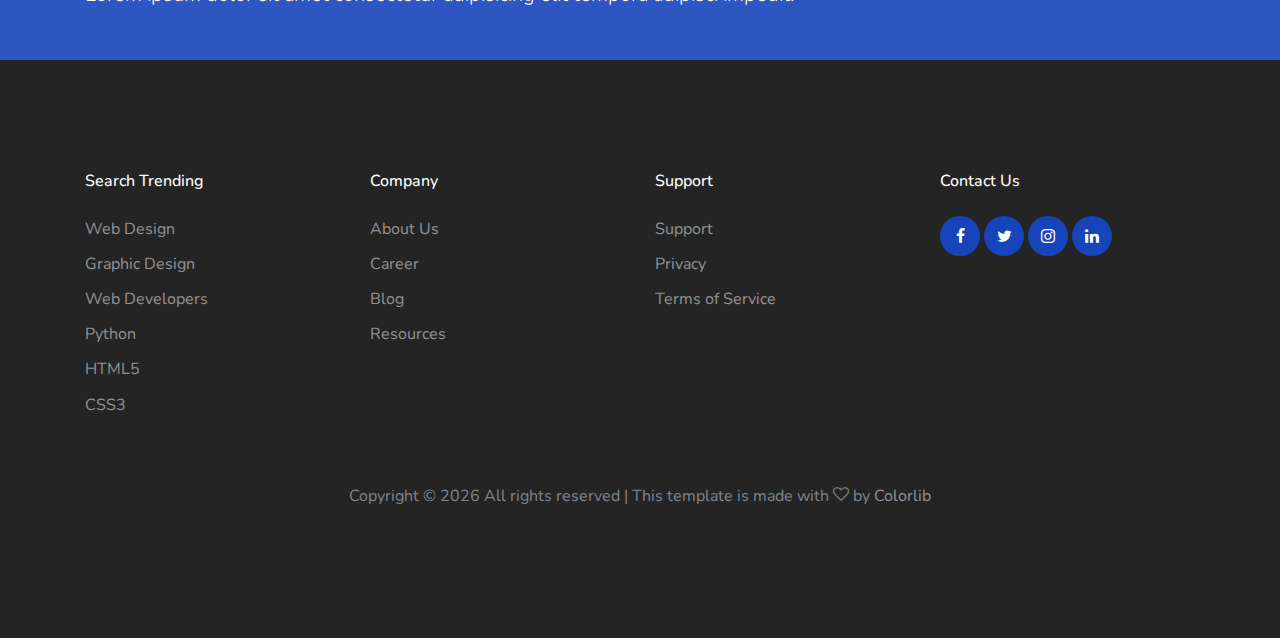
<file: Tcc-pos/web/lista_quartos_hotel.html>
<!doctype html>
<html lang="en">

<head>
  <title>Careers &mdash; Website Template by Colorlib</title>
  <meta charset="utf-8">
  <meta name="viewport" content="width=device-width, initial-scale=1, shrink-to-fit=no">
  <link rel="stylesheet" href="css/custom-bs.css">
  <link rel="stylesheet" href="css/jquery.fancybox.min.css">
  <link rel="stylesheet" href="css/bootstrap-select.min.css">
  <link rel="stylesheet" href="fonts/icomoon/style.css">
  <link rel="stylesheet" href="fonts/line-icons/style.css">
  <link rel="stylesheet" href="css/owl.carousel.min.css">
  <link rel="stylesheet" href="css/animate.min.css">
  <link rel="stylesheet" href="css/style.css">
</head>
             
<body id="top">


  <div class="site-wrap">

    <div class="site-mobile-menu site-navbar-target">
      <div class="site-mobile-menu-header">
        <div class="site-mobile-menu-close mt-3">
          <span class="icon-close2 js-menu-toggle"></span>
        </div>
      </div>
      <div class="site-mobile-menu-body"></div>
    </div> <!-- .site-mobile-menu -->


    <!-- NAVBAR -->
    <header class="site-navbar mt-3">
      <div class="container-fluid">
        <div class="row align-items-center">
          <div class="site-logo col-6"><a href="index.html">Careers</a></div>

          <nav class="mx-auto site-navigation">
            <ul class="site-menu js-clone-nav d-none d-xl-block ml-0 pl-0">
              <li><a href="index.html" class="nav-link">Home</a></li>
              <li><a href="job-listings.html" class="active">Job Listings</a></li>
              <li><a href="about.html">About</a></li>
              <li><a href="services.html">Services</a></li>
              <li><a href="blog.html">Blog</a></li>
              <li class="d-lg-none"><a href="contact.html">Contact Us</a></li>
            </ul>
          </nav>

          <div class="right-cta-menu text-right d-flex aligin-items-center col-6">
            <div class="ml-auto">
              <a href="contact.html" class="btn btn-primary border-width-2 d-none d-lg-inline-block"><span
                  class="mr-2 icon-paper-plane"></span>Contact Us</a>
            </div>
            <a href="#" class="site-menu-toggle js-menu-toggle d-inline-block d-xl-none mt-lg-2 ml-3"><span
                class="icon-menu h3 m-0 p-0 mt-2"></span></a>
          </div>

        </div>
      </div>
    </header>

    <!-- HOME -->
    <section class="home-section section-hero inner-page overlay bg-image" style="background-image: url('images/hero_1.jpg');"
      id="home-section">

      <div class="container">
        <div class="row align-items-center justify-content-center">
          <div class="col-md-12">
            <div class="mb-5 text-center">
              <h1 class="text-white font-weight-bold">Hotel 1</h1>
            </div>
          </div>
        </div>
      </div>


    </section>

    

    <section class="site-section">
      <div class="container">

        <div class="row mb-5 justify-content-center">
          <div class="col-md-7 text-center">
            <h2 class="section-title mb-2">109,234 Quartos cadastrados</h2>
          </div>
        </div>


        <div class="mb-5">
            <div class="container">
                <div class="row">
                  <div class="col-lg-12">
                    <div class="star-rating">
                      <span class="fa fa-star-o" data-rating="1"></span>
                      <span class="fa fa-star-o" data-rating="2"></span>
                      <span class="fa fa-star-o" data-rating="3"></span>
                      <span class="fa fa-star-o" data-rating="4"></span>
                      <span class="fa fa-star-o" data-rating="5"></span>
                      <input type="hidden" name="whatever2" class="rating-value" value="1.9">
                    </div>
                  </div>
                </div>
                <div class="row">
                  <div class="col-lg-12">
                    <div class="star-rating">
                      <span class="fa fa-star-o" data-rating="1"></span>
                      <span class="fa fa-star-o" data-rating="2"></span>
                      <span class="fa fa-star-o" data-rating="3"></span>
                      <span class="fa fa-star-o" data-rating="4"></span>
                      <span class="fa fa-star-o" data-rating="5"></span>
                      <input type="hidden" name="whatever3" class="rating-value" value="4.1">
                    </div>
                  </div>
                </div>
              </div>
            
          <div class="row align-items-start job-item border-bottom pb-3 mb-3 pt-3">
            <div class="col-md-2">
              <a href="job-single.html"><img src="images/featured-listing-1.jpg" alt="Image" class="img-fluid"></a>
            </div>
            <div class="col-md-4">
              <span class="badge badge-primary px-2 py-1 mb-3">Freelancer</span>
              <h2><a href="job-single.html">Quarto 1</a> </h2>
              <p class="meta">Publisher: <strong>John Stewart</strong> In: <strong>Design</strong></p>
            </div>
            <div class="col-md-3 text-left">
              <h3>Portão</h3>
              <span class="meta">Curitiba</span>
            </div>
            <div class="col-md-3 text-md-right">
              <strong class="text-black">R$60k &mdash; R$100k</strong>
            </div>
          </div>

          <div class="row align-items-start job-item border-bottom pb-3 mb-3 pt-3">
            <div class="col-md-2">
              <a href="job-single.html"><img src="images/featured-listing-2.jpg" alt="Image" class="img-fluid"></a>
            </div>
            <div class="col-md-4">
              <span class="badge badge-warning px-2 py-1 mb-3">Full-time</span>
              <h2><a href="job-single.html">Quarto 2</a> </h2>
              <p class="meta">Publisher: <strong>John Stewart</strong> In: <strong>Design</strong></p>
            </div>
            <div class="col-md-3 text-left">
              <h3>Água Verde</h3>
              <span class="meta">Curitiba</span>
            </div>
            <div class="col-md-3 text-md-right">
              <strong class="text-black">R$60k &mdash; R$100k</strong>
            </div>
          </div>        
        </div>

        <div class="row pagination-wrap">

          <div class="col-md-6 text-center text-md-left">
            <div class="custom-pagination ml-auto">
              <a href="#" class="prev">Previous</a>
              <div class="d-inline-block">
                <a href="#" class="active">1</a>
                <a href="#">2</a>
                <a href="#">3</a>
                <a href="#">4</a>
              </div>
              <a href="#" class="next">Next</a>
            </div>
          </div>
        </div>

      </div>
    </section>

    <section class="site-section py-4 mb-5 border-top">
      <div class="container">

        <div class="row align-items-center">
          <div class="col-12 text-center mt-4 mb-5">
            <div class="row justify-content-center">
              <div class="col-md-7">
                <h2 class="section-title mb-2">Our Candidates Work In Company</h2>
                <p class="lead">Porro error reiciendis commodi beatae omnis similique voluptate rerum ipsam fugit
                  mollitia ipsum facilis expedita tempora suscipit iste</p>
              </div>
            </div>

          </div>
          <div class="col-6 col-lg-3 col-md-6 text-center">
            <img src="images/logo_mailchimp.svg" alt="Image" class="img-fluid logo-1">
          </div>
          <div class="col-6 col-lg-3 col-md-6 text-center">
            <img src="images/logo_paypal.svg" alt="Image" class="img-fluid logo-2">
          </div>
          <div class="col-6 col-lg-3 col-md-6 text-center">
            <img src="images/logo_stripe.svg" alt="Image" class="img-fluid logo-3">
          </div>
          <div class="col-6 col-lg-3 col-md-6 text-center">
            <img src="images/logo_visa.svg" alt="Image" class="img-fluid logo-4">
          </div>
        </div>
      </div>
    </section>


    <section class="py-5 bg-image overlay-primary fixed overlay" style="background-image: url('images/hero_1.jpg');">
      <div class="container">
        <div class="row align-items-center">
          <div class="col-md-8">
            <h2 class="text-white">Looking For A Job?</h2>
            <p class="mb-0 text-white lead">Lorem ipsum dolor sit amet consectetur adipisicing elit tempora adipisci
              impedit.</p>
          </div>
          <div class="col-md-3 ml-auto">
            <a href="#" class="btn btn-warning btn-block btn-lg">Sign Up</a>
          </div>
        </div>
      </div>
    </section>

    <footer class="site-footer">


      <div class="container">
        <div class="row mb-5">
          <div class="col-6 col-md-3 mb-4 mb-md-0">
            <h3>Search Trending</h3>
            <ul class="list-unstyled">
              <li><a href="#">Web Design</a></li>
              <li><a href="#">Graphic Design</a></li>
              <li><a href="#">Web Developers</a></li>
              <li><a href="#">Python</a></li>
              <li><a href="#">HTML5</a></li>
              <li><a href="#">CSS3</a></li>
            </ul>
          </div>
          <div class="col-6 col-md-3 mb-4 mb-md-0">
            <h3>Company</h3>
            <ul class="list-unstyled">
              <li><a href="#">About Us</a></li>
              <li><a href="#">Career</a></li>
              <li><a href="#">Blog</a></li>
              <li><a href="#">Resources</a></li>
            </ul>
          </div>
          <div class="col-6 col-md-3 mb-4 mb-md-0">
            <h3>Support</h3>
            <ul class="list-unstyled">
              <li><a href="#">Support</a></li>
              <li><a href="#">Privacy</a></li>
              <li><a href="#">Terms of Service</a></li>
            </ul>
          </div>
          <div class="col-6 col-md-3 mb-4 mb-md-0">
            <h3>Contact Us</h3>
            <div class="footer-social">
              <a href="#"><span class="icon-facebook"></span></a>
              <a href="#"><span class="icon-twitter"></span></a>
              <a href="#"><span class="icon-instagram"></span></a>
              <a href="#"><span class="icon-linkedin"></span></a>
            </div>
          </div>
        </div>

        <div class="row text-center">
          <div class="col-12">
            <p>
              <!-- Link back to Colorlib can't be removed. Template is licensed under CC BY 3.0. -->
              Copyright &copy;
              <script>document.write(new Date().getFullYear());</script> All rights reserved | This template is made
              with <i class="icon-heart-o" aria-hidden="true"></i> by <a href="https://colorlib.com"
                target="_blank">Colorlib</a>
              <!-- Link back to Colorlib can't be removed. Template is licensed under CC BY 3.0. -->
            </p>
          </div>
        </div>
      </div>
    </footer>

  </div>

  <!-- SCRIPTS -->
  <script src="js/jquery.min.js"></script>
  <script src="js/bootstrap.bundle.min.js"></script>
  <script src="js/isotope.pkgd.min.js"></script>
  <script src="js/stickyfill.min.js"></script>
  <script src="js/jquery.fancybox.min.js"></script>
  <script src="js/jquery.easing.1.3.js"></script>

  <script src="js/jquery.waypoints.min.js"></script>
  <script src="js/jquery.animateNumber.min.js"></script>
  <script src="js/owl.carousel.min.js"></script>

  <!-- <script src="js/bootstrap-select.min.js"></script> -->

  <script src="js/custom.js"></script>


</body>

</html>
</file>
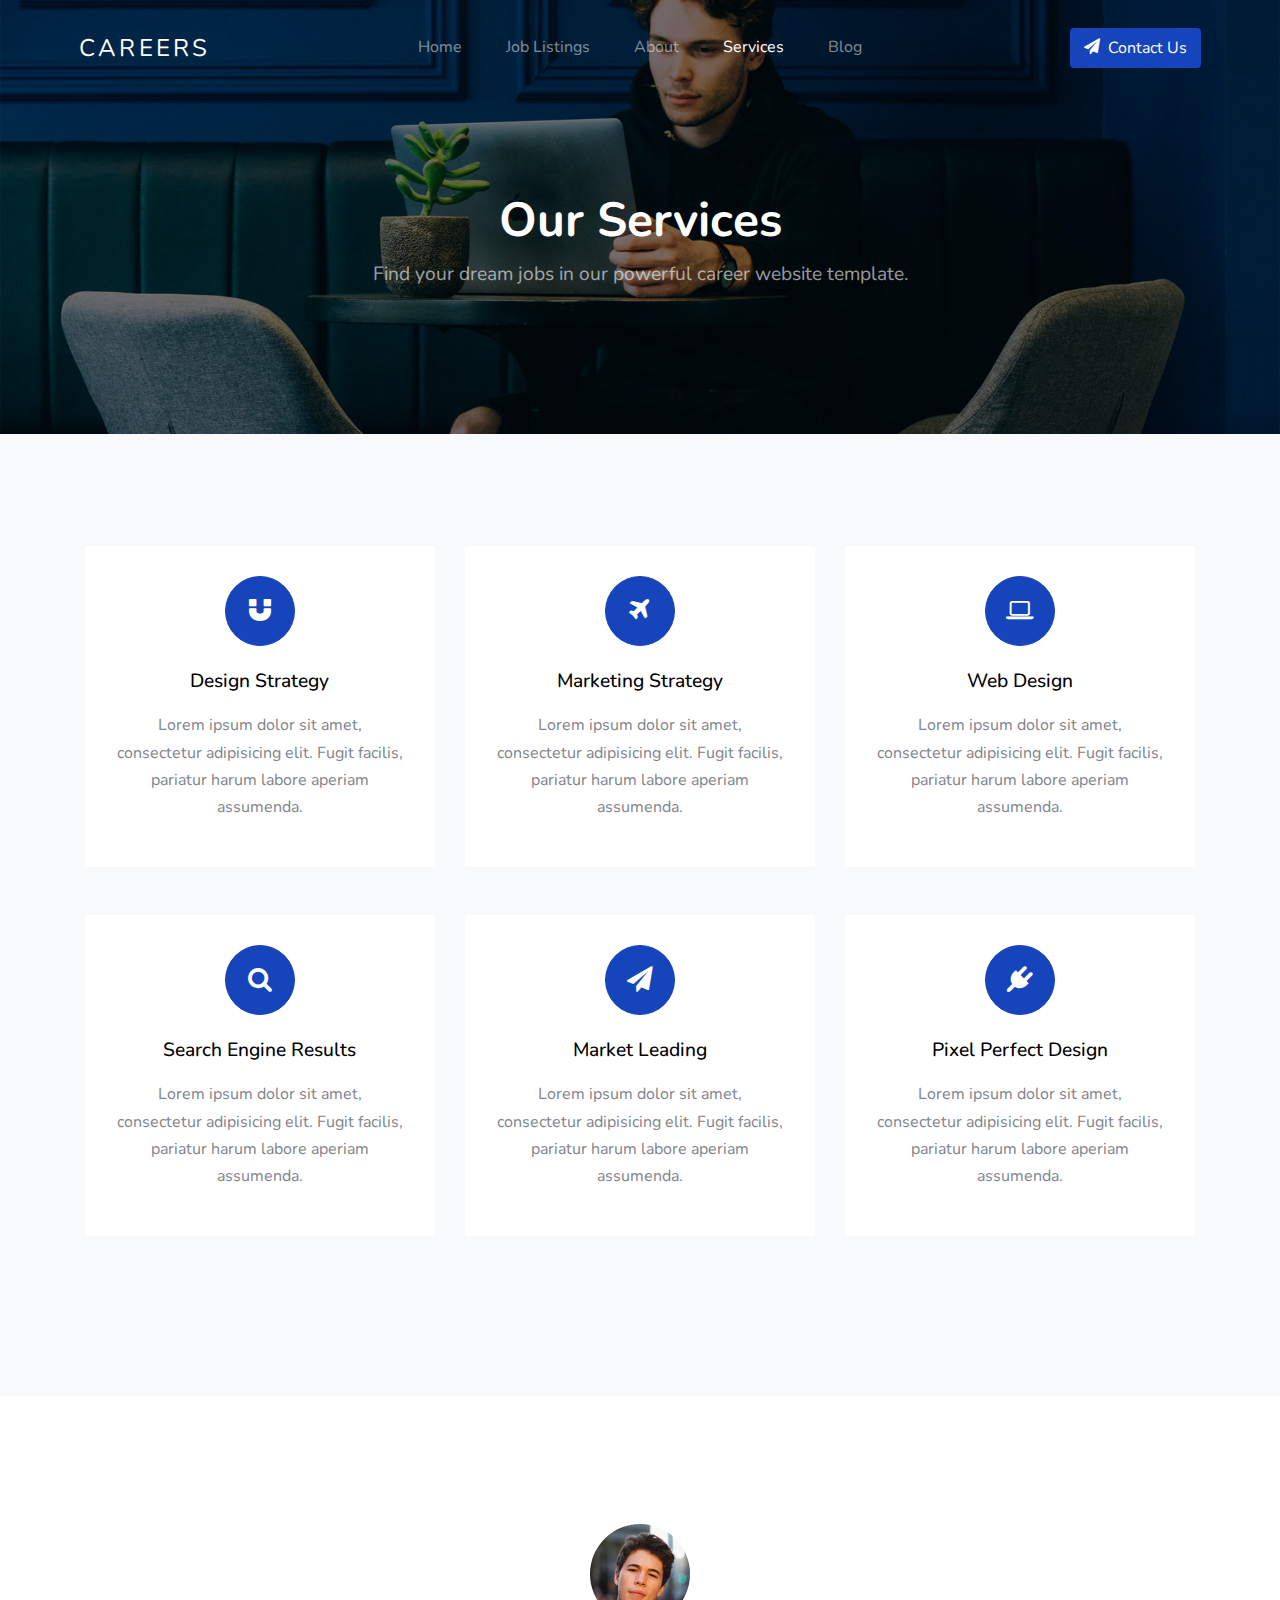
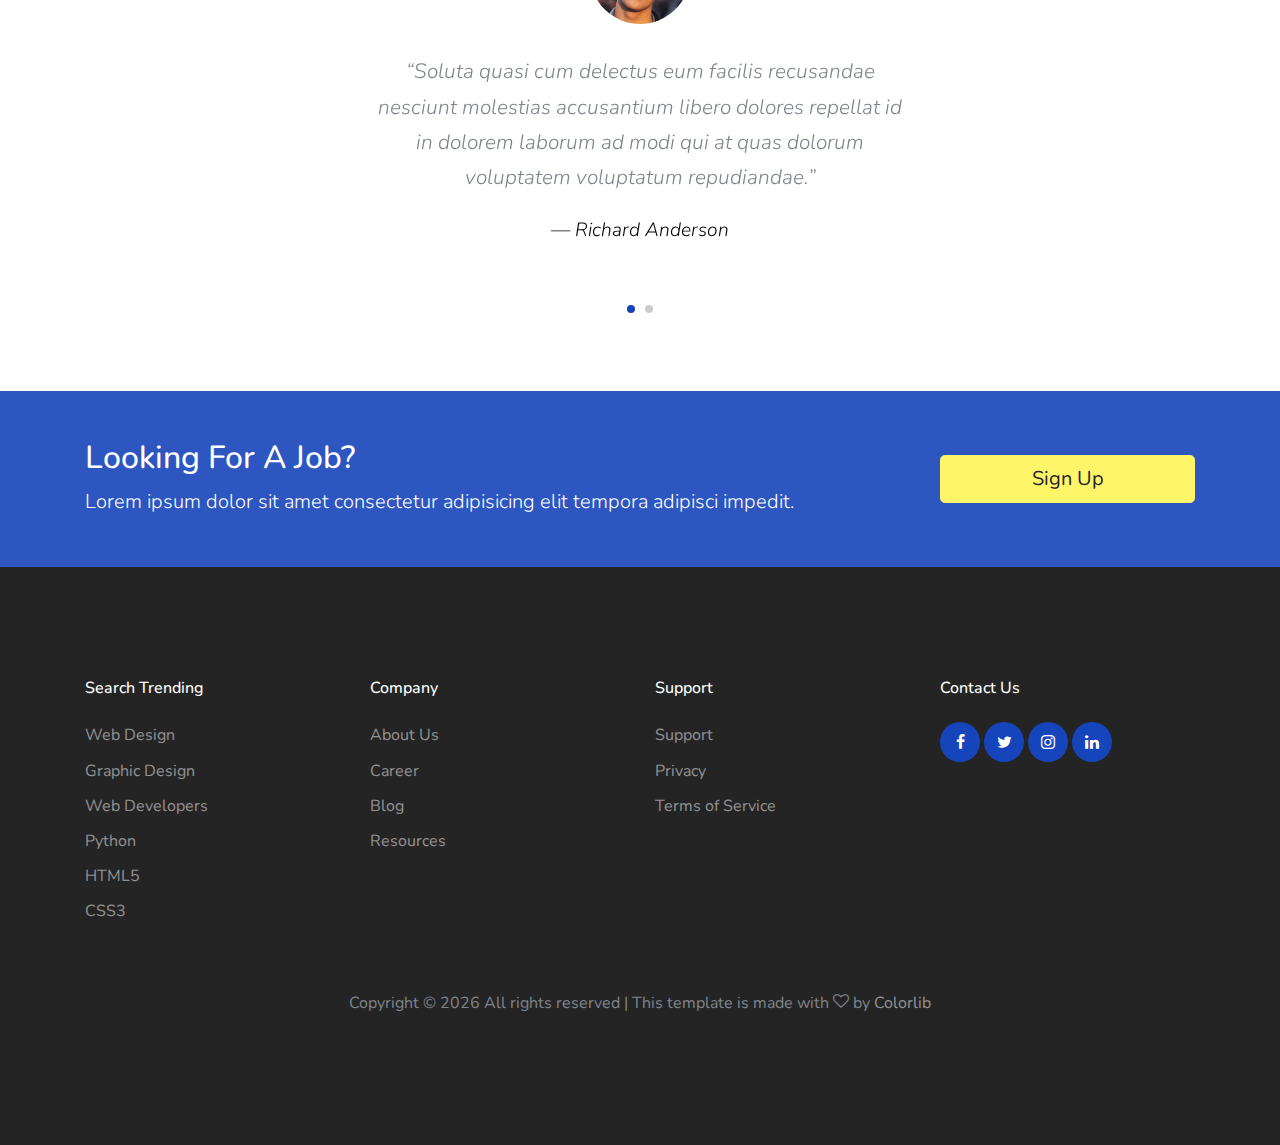
<file: Tcc-pos/web/services.html>
<!doctype html>
<html lang="en">

<head>
  <title>Careers &mdash; Website Template by Colorlib</title>
  <meta charset="utf-8">
  <meta name="viewport" content="width=device-width, initial-scale=1, shrink-to-fit=no">
  <link rel="stylesheet" href="css/custom-bs.css">
  <link rel="stylesheet" href="css/jquery.fancybox.min.css">
  <link rel="stylesheet" href="css/bootstrap-select.min.css">
  <link rel="stylesheet" href="fonts/icomoon/style.css">
  <link rel="stylesheet" href="fonts/line-icons/style.css">
  <link rel="stylesheet" href="css/owl.carousel.min.css">
  <link rel="stylesheet" href="css/animate.min.css">
  <link rel="stylesheet" href="css/style.css">
</head>

<body id="top">


  <div class="site-wrap">

    <div class="site-mobile-menu site-navbar-target">
      <div class="site-mobile-menu-header">
        <div class="site-mobile-menu-close mt-3">
          <span class="icon-close2 js-menu-toggle"></span>
        </div>
      </div>
      <div class="site-mobile-menu-body"></div>
    </div> <!-- .site-mobile-menu -->


    <!-- NAVBAR -->
    <header class="site-navbar mt-3">
      <div class="container-fluid">
        <div class="row align-items-center">
          <div class="site-logo col-6"><a href="index.html">Careers</a></div>

          <nav class="mx-auto site-navigation">
            <ul class="site-menu js-clone-nav d-none d-xl-block ml-0 pl-0">
              <li><a href="index.html" class="nav-link">Home</a></li>
              <li><a href="job-listings.html">Job Listings</a></li>
              <li><a href="about.html">About</a></li>
              <li><a href="services.html" class="active">Services</a></li>
              <li><a href="blog.html">Blog</a></li>
              <li class="d-lg-none"><a href="contact.html">Contact Us</a></li>
            </ul>
          </nav>

          <div class="right-cta-menu text-right d-flex aligin-items-center col-6">
            <div class="ml-auto">
              <a href="contact.html" class="btn btn-primary border-width-2 d-none d-lg-inline-block"><span
                  class="mr-2 icon-paper-plane"></span>Contact Us</a>
            </div>
            <a href="#" class="site-menu-toggle js-menu-toggle d-inline-block d-xl-none mt-lg-2 ml-3"><span
                class="icon-menu h3 m-0 p-0 mt-2"></span></a>
          </div>

        </div>
      </div>
    </header>

    <!-- HOME -->
    <section class="home-section section-hero inner-page overlay bg-image"
      style="background-image: url('images/hero_1.jpg');" id="home-section">
      <div class="container">
        <div class="row align-items-center justify-content-center">
          <div class="col-md-12">
            <div class="mb-5 text-center">
              <h1 class="text-white font-weight-bold">Our Services</h1>
              <p>Find your dream jobs in our powerful career website template.</p>
            </div>
          </div>
        </div>
      </div>
    </section>


<section class="site-section services-section bg-light block__62849" id="next-section">
  <div class="container">

    <div class="row">
      <div class="col-6 col-md-6 col-lg-4 mb-4 mb-lg-5">

        <a href="service-single.html" class="block__16443 text-center d-block">
          <span class="custom-icon mx-auto"><span class="icon-magnet d-block"></span></span>
          <h3>Design Strategy</h3>
          <p>Lorem ipsum dolor sit amet, consectetur adipisicing elit. Fugit facilis, pariatur harum labore aperiam
            assumenda.</p>
        </a>

      </div>
      <div class="col-6 col-md-6 col-lg-4 mb-4 mb-lg-5">

        <a href="service-single.html" class="block__16443 text-center d-block">
          <span class="custom-icon mx-auto"><span class="icon-plane d-block"></span></span>
          <h3>Marketing Strategy</h3>
          <p>Lorem ipsum dolor sit amet, consectetur adipisicing elit. Fugit facilis, pariatur harum labore aperiam
            assumenda.</p>
        </a>

      </div>
      <div class="col-6 col-md-6 col-lg-4 mb-4 mb-lg-5">

        <a href="service-single.html" class="block__16443 text-center d-block">
          <span class="custom-icon mx-auto"><span class="icon-laptop d-block"></span></span>
          <h3>Web Design</h3>
          <p>Lorem ipsum dolor sit amet, consectetur adipisicing elit. Fugit facilis, pariatur harum labore aperiam
            assumenda.</p>
        </a>

      </div>
      <div class="col-6 col-md-6 col-lg-4 mb-4 mb-lg-5">

        <a href="service-single.html" class="block__16443 text-center d-block">
          <span class="custom-icon mx-auto"><span class="icon-search d-block"></span></span>
          <h3>Search Engine Results</h3>
          <p>Lorem ipsum dolor sit amet, consectetur adipisicing elit. Fugit facilis, pariatur harum labore aperiam
            assumenda.</p>
        </a>

      </div>
      <div class="col-6 col-md-6 col-lg-4 mb-4 mb-lg-5">

        <a href="service-single.html" class="block__16443 text-center d-block">
          <span class="custom-icon mx-auto"><span class="icon-paper-plane d-block"></span></span>
          <h3>Market Leading </h3>
          <p>Lorem ipsum dolor sit amet, consectetur adipisicing elit. Fugit facilis, pariatur harum labore aperiam
            assumenda.</p>
        </a>

      </div>
      <div class="col-6 col-md-6 col-lg-4 mb-4 mb-lg-5">

        <a href="service-single.html" class="block__16443 text-center d-block">
          <span class="custom-icon mx-auto"><span class="icon-plug d-block"></span></span>
          <h3>Pixel Perfect Design</h3>
          <p class="d-sm-block">Lorem ipsum dolor sit amet, consectetur adipisicing elit. Fugit facilis, pariatur harum
            labore aperiam assumenda.</p>
        </a>

      </div>
    </div>


  </div>
</section>

<section class="bg-white pt-5 testimony-full">

  <div class="owl-carousel single-carousel">


    <div class="container">
      <div class="row">
        <div class="col-lg-6 mx-auto">
          <img class="img-fluid mx-auto" src="images/person_1.jpg" alt="Image">
          <blockquote>
            <p>&ldquo;Soluta quasi cum delectus eum facilis recusandae nesciunt molestias accusantium libero dolores
              repellat id in dolorem laborum ad modi qui at quas dolorum voluptatem voluptatum repudiandae.&rdquo;</p>
            <p><cite> &mdash; Richard Anderson</cite></p>
          </blockquote>
        </div>
      </div>
    </div>

    <div class="container">
      <div class="row">
        <div class="col-lg-6 mx-auto">
          <img class="img-fluid mx-auto" src="images/person_2.jpg" alt="Image">
          <blockquote>
            <p>&ldquo;Soluta quasi cum delectus eum facilis recusandae nesciunt molestias accusantium libero dolores
              repellat id in dolorem laborum ad modi qui at quas dolorum voluptatem voluptatum repudiandae.&rdquo;</p>
            <p><cite> &mdash; Chris Peters</cite></p>
          </blockquote>
        </div>
      </div>
    </div>

  </div>

</section>

<section class="py-5 bg-image overlay-primary fixed overlay" style="background-image: url('images/hero_1.jpg');">
  <div class="container">
    <div class="row align-items-center">
      <div class="col-md-8">
        <h2 class="text-white">Looking For A Job?</h2>
        <p class="mb-0 text-white lead">Lorem ipsum dolor sit amet consectetur adipisicing elit tempora adipisci
          impedit.</p>
      </div>
      <div class="col-md-3 ml-auto">
        <a href="#" class="btn btn-warning btn-block btn-lg">Sign Up</a>
      </div>
    </div>
  </div>
</section>

    <footer class="site-footer">


      <div class="container">
        <div class="row mb-5">
          <div class="col-6 col-md-3 mb-4 mb-md-0">
            <h3>Search Trending</h3>
            <ul class="list-unstyled">
              <li><a href="#">Web Design</a></li>
              <li><a href="#">Graphic Design</a></li>
              <li><a href="#">Web Developers</a></li>
              <li><a href="#">Python</a></li>
              <li><a href="#">HTML5</a></li>
              <li><a href="#">CSS3</a></li>
            </ul>
          </div>
          <div class="col-6 col-md-3 mb-4 mb-md-0">
            <h3>Company</h3>
            <ul class="list-unstyled">
              <li><a href="#">About Us</a></li>
              <li><a href="#">Career</a></li>
              <li><a href="#">Blog</a></li>
              <li><a href="#">Resources</a></li>
            </ul>
          </div>
          <div class="col-6 col-md-3 mb-4 mb-md-0">
            <h3>Support</h3>
            <ul class="list-unstyled">
              <li><a href="#">Support</a></li>
              <li><a href="#">Privacy</a></li>
              <li><a href="#">Terms of Service</a></li>
            </ul>
          </div>
          <div class="col-6 col-md-3 mb-4 mb-md-0">
            <h3>Contact Us</h3>
            <div class="footer-social">
              <a href="#"><span class="icon-facebook"></span></a>
              <a href="#"><span class="icon-twitter"></span></a>
              <a href="#"><span class="icon-instagram"></span></a>
              <a href="#"><span class="icon-linkedin"></span></a>
            </div>
          </div>
        </div>

        <div class="row text-center">
          <div class="col-12">
            <p>
              <!-- Link back to Colorlib can't be removed. Template is licensed under CC BY 3.0. -->
              Copyright &copy;
              <script>document.write(new Date().getFullYear());</script> All rights reserved | This template is made
              with <i class="icon-heart-o" aria-hidden="true"></i> by <a href="https://colorlib.com"
                target="_blank">Colorlib</a>
              <!-- Link back to Colorlib can't be removed. Template is licensed under CC BY 3.0. -->
            </p>
          </div>
        </div>
      </div>
    </footer>

  </div>

  <!-- SCRIPTS -->
  <script src="js/jquery.min.js"></script>
  <script src="js/bootstrap.bundle.min.js"></script>
  <script src="js/isotope.pkgd.min.js"></script>
  <script src="js/stickyfill.min.js"></script>
  <script src="js/jquery.fancybox.min.js"></script>
  <script src="js/jquery.easing.1.3.js"></script>

  <script src="js/jquery.waypoints.min.js"></script>
  <script src="js/jquery.animateNumber.min.js"></script>
  <script src="js/owl.carousel.min.js"></script>
  <script src="js/custom.js"></script>


</body>

</html>
</file>
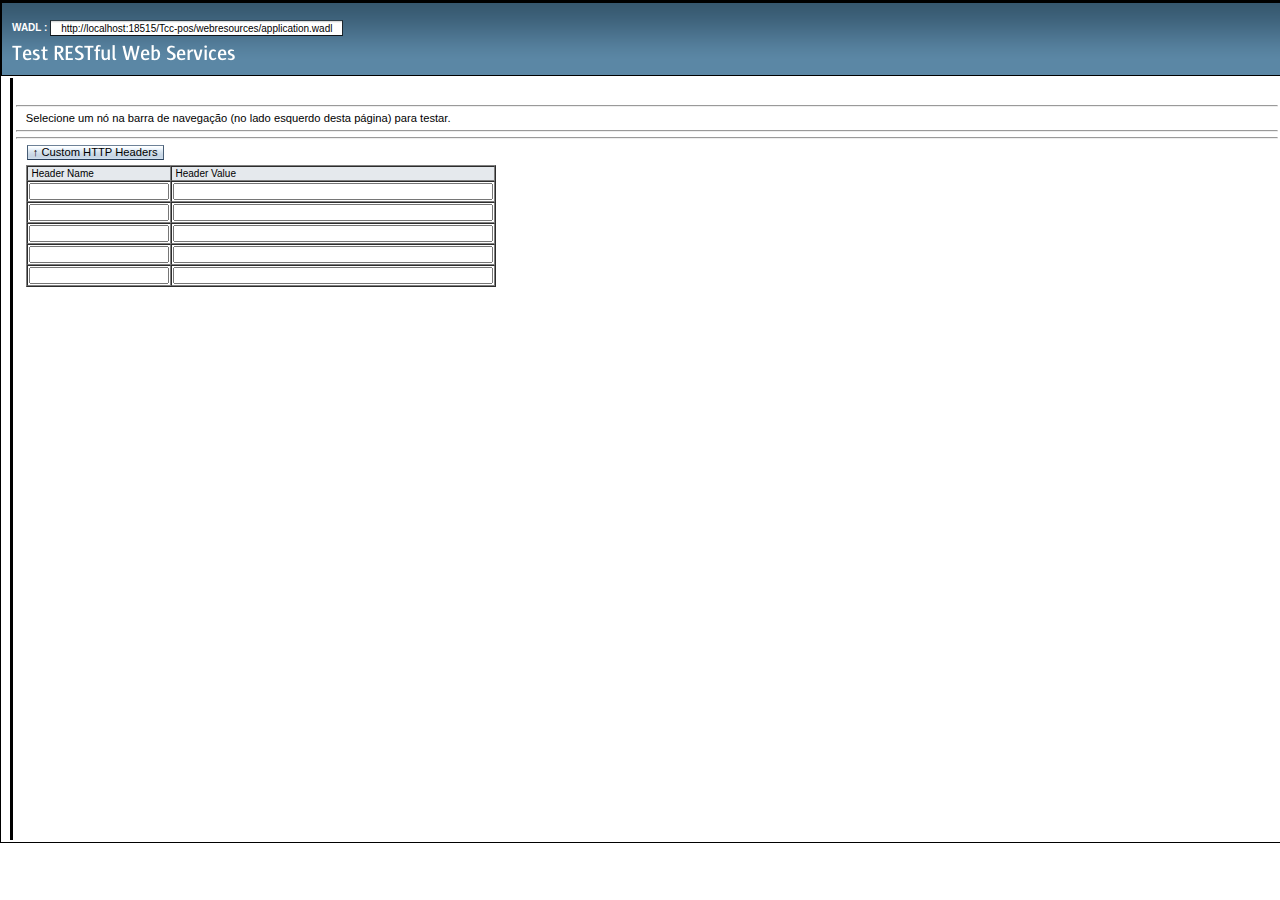
<file: Tcc-pos/web/test-resbeans.html>
<?xml version="1.0" encoding="UTF-8"?>
<!DOCTYPE html PUBLIC "-//W3C//DTD XHTML 1.0 Transitional//EN"
"http://www.w3.org/TR/xhtml1/DTD/xhtml1-transitional.dtd">

<html xmlns="http://www.w3.org/1999/xhtml">
    <head>
        <title>Testar Web Services RESTful</title>
        <meta http-equiv="Content-Type" content="text/html; charset=UTF-8" />
        <link rel="stylesheet" href="test-resbeans.css" type="text/css"/>
        <link rel="stylesheet" href="css_master-all.css" type="text/css"/>
        <script type="text/javascript">
            //___ BASE_URL ___ will get replaced by the base url of application
            //whose resource beans needs to be tested For eg:- http://localhost:8080/SimpleServlet/
            var baseURL = "http://localhost:18515/Tcc-pos/||/webresources";
        </script>
        <script type="text/javascript" src="test-resbeans.js"></script>
    </head>
    <body>
        <div class="outerBorder">
            <div class="header">
                <div id="subheader" class="subheader"></div> <!-- sub-header -->
                <div class="banner"><img src="./images/pname.png" alt="Test RESTful Web Services banner"/></div>
            </div> <!-- header -->
            <div id="main" class="main hide">
                <table style="width:100%;">
                    <tr>
                        <td id="leftSidebar" style="vertical-align:top;"></td>
                        <td class="seperator" style="vertical-align:top;"></td>
                        <td id="content" class="content" style="vertical-align:top;">
                            <div id="navigation" class="details"></div><hr/>
                            <div id="request">Selecione um nó na barra de navegação (no lado esquerdo desta página) para testar.</div><hr/>
                            <div id="testaction" class="ConMgn_sun4"></div>
                            <div id="testinput" class="ConMgn_sun4"></div>
                            <hr/>
                            <div id="req_headers" class="ConMgn_sun4">
                                <input id = "headers_btn" class="Btn1_sun4 Btn1Hov_sun4" type="button" name="" value="&uarr; Custom HTTP Headers" 
                                       onclick="toggleHeadersBlock('headers_block', 'headers_btn', 'Custom Request Headers');"/>
                                <div id = "headers_block" style="padding-top: 5px;">
                                    <table id="headers_tbl" cellspacing="0" border="1">
                                      <thead>
                                        <tr>
                                          <th style="font-size:10px;text-align: left; background-color: #E5E9ED;">&nbsp;Header Name</th>
                                          <th style="font-size:10px; text-align: left; background-color: #E5E9ED;">&nbsp;Header Value</th>
                                        </tr>
                                      </thead>
                                      <tbody>
                                        <tr>
                                            <td><input style="font-size:10px;" id="req_hdr_1" type="text" size="20"></input></td>
                                            <td><input style="font-size:10px;" id="req_hdr_val_1" type="text" size="50"></input></td>
                                        </tr>
                                        <tr>
                                            <td><input style="font-size:10px;" id="req_hdr_2" type="text" size="20" value=""></input></td>
                                            <td><input style="font-size:10px;" id="req_hdr_val_2" type="text" size="50" value=""></input></td>
                                        </tr>
                                        <tr>
                                            <td><input style="font-size:10px;" id="req_hdr_3" type="text" size="20" value=""></input></td>
                                            <td><input style="font-size:10px;" id="req_hdr_val_3" type="text" size="50" value=""></input></td>
                                        </tr>
                                        <tr>
                                            <td><input style="font-size:10px;" id="req_hdr_4" type="text" size="20" value=""></input></td>
                                            <td><input style="font-size:10px;" id="req_hdr_val_4" type="text" size="50" value=""></input></td>
                                        </tr>
                                        <tr>
                                            <td><input style="font-size:10px;" id="req_hdr_5" type="text" size="20" value=""></input></td>
                                            <td><input style="font-size:10px;" id="req_hdr_val_5" type="text" size="50" value=""></input></td>
                                        </tr>
                                      </tbody>
                                    </table>
                                </div>
                            </div>
                            <div class="ConMgn_sun4">
                                <table class="details">
                                    <tr><td><div id="result"></div></td></tr><tr><td style="height:10px;">&nbsp;</td></tr>
                                    <tr><td><div id="resultheaders" class="ml20"></div></td></tr><tr><td style="height:10px;">&nbsp;</td></tr>
                                </table>
                            </div>
                        </td>
                    </tr>
                </table>
            </div> <!-- main -->
        </div> <!-- outerborder -->
	<!--<script type="text/javascript">
            var rjsConfig = {
                    isDebug: true
            };
	</script>-->
        <script type="text/javascript">
            var ts = new TestSupport();
            ts.init();
            
            // global request headers section toggle function (hiding and opening headers table)
            function toggleHeadersBlock(id, buttonId, buttonText) {
              var o = toggleHeadersBlock.cache;
              var obj = document.getElementById(id);
              var tbdy = obj.getElementsByTagName('table')[0];
              if (obj) {
                if (!o) {
                  o = toggleHeadersBlock.cache = {
                    tbdy: tbdy
                  };
                }
                if (tbdy) {
                  ts.storeRequestHeaders();
                  obj.removeChild(o.tbdy);
                  document.getElementById(buttonId).value = '\u2193 '+buttonText;
                } else {
                  obj.appendChild(o.tbdy);
                  document.getElementById(buttonId).value = '\u2191 '+buttonText;
                }
              }
            }
            
            ts.restoreRequestHeaders();
            toggleHeadersBlock('headers_block', 'headers_btn', 'Custom Request Headers');
            document.getElementById("req_headers").style.visibility="hidden";
            
        </script>
    </body>
</html>
</file>
<file: Tcc-pos/web/fonts/icomoon/style.css>
@font-face {
  font-family: 'icomoon';
  src:  url('fonts/icomoon.eot?10si43');
  src:  url('fonts/icomoon.eot?10si43#iefix') format('embedded-opentype'),
    url('fonts/icomoon.ttf?10si43') format('truetype'),
    url('fonts/icomoon.woff?10si43') format('woff'),
    url('fonts/icomoon.svg?10si43#icomoon') format('svg');
  font-weight: normal;
  font-style: normal;
}

[class^="icon-"], [class*=" icon-"] {
  /* use !important to prevent issues with browser extensions that change fonts */
  font-family: 'icomoon' !important;
  speak: none;
  font-style: normal;
  font-weight: normal;
  font-variant: normal;
  text-transform: none;
  line-height: 1;

  /* Better Font Rendering =========== */
  -webkit-font-smoothing: antialiased;
  -moz-osx-font-smoothing: grayscale;
}

.icon-asterisk:before {
  content: "\f069";
}
.icon-plus:before {
  content: "\f067";
}
.icon-question:before {
  content: "\f128";
}
.icon-minus:before {
  content: "\f068";
}
.icon-glass:before {
  content: "\f000";
}
.icon-music:before {
  content: "\f001";
}
.icon-search:before {
  content: "\f002";
}
.icon-envelope-o:before {
  content: "\f003";
}
.icon-heart:before {
  content: "\f004";
}
.icon-star:before {
  content: "\f005";
}
.icon-star-o:before {
  content: "\f006";
}
.icon-user:before {
  content: "\f007";
}
.icon-film:before {
  content: "\f008";
}
.icon-th-large:before {
  content: "\f009";
}
.icon-th:before {
  content: "\f00a";
}
.icon-th-list:before {
  content: "\f00b";
}
.icon-check:before {
  content: "\f00c";
}
.icon-close:before {
  content: "\f00d";
}
.icon-remove:before {
  content: "\f00d";
}
.icon-times:before {
  content: "\f00d";
}
.icon-search-plus:before {
  content: "\f00e";
}
.icon-search-minus:before {
  content: "\f010";
}
.icon-power-off:before {
  content: "\f011";
}
.icon-signal:before {
  content: "\f012";
}
.icon-cog:before {
  content: "\f013";
}
.icon-gear:before {
  content: "\f013";
}
.icon-trash-o:before {
  content: "\f014";
}
.icon-home:before {
  content: "\f015";
}
.icon-file-o:before {
  content: "\f016";
}
.icon-clock-o:before {
  content: "\f017";
}
.icon-road:before {
  content: "\f018";
}
.icon-download:before {
  content: "\f019";
}
.icon-arrow-circle-o-down:before {
  content: "\f01a";
}
.icon-arrow-circle-o-up:before {
  content: "\f01b";
}
.icon-inbox:before {
  content: "\f01c";
}
.icon-play-circle-o:before {
  content: "\f01d";
}
.icon-repeat:before {
  content: "\f01e";
}
.icon-rotate-right:before {
  content: "\f01e";
}
.icon-refresh:before {
  content: "\f021";
}
.icon-list-alt:before {
  content: "\f022";
}
.icon-lock:before {
  content: "\f023";
}
.icon-flag:before {
  content: "\f024";
}
.icon-headphones:before {
  content: "\f025";
}
.icon-volume-off:before {
  content: "\f026";
}
.icon-volume-down:before {
  content: "\f027";
}
.icon-volume-up:before {
  content: "\f028";
}
.icon-qrcode:before {
  content: "\f029";
}
.icon-barcode:before {
  content: "\f02a";
}
.icon-tag:before {
  content: "\f02b";
}
.icon-tags:before {
  content: "\f02c";
}
.icon-book:before {
  content: "\f02d";
}
.icon-bookmark:before {
  content: "\f02e";
}
.icon-print:before {
  content: "\f02f";
}
.icon-camera:before {
  content: "\f030";
}
.icon-font:before {
  content: "\f031";
}
.icon-bold:before {
  content: "\f032";
}
.icon-italic:before {
  content: "\f033";
}
.icon-text-height:before {
  content: "\f034";
}
.icon-text-width:before {
  content: "\f035";
}
.icon-align-left:before {
  content: "\f036";
}
.icon-align-center:before {
  content: "\f037";
}
.icon-align-right:before {
  content: "\f038";
}
.icon-align-justify:before {
  content: "\f039";
}
.icon-list:before {
  content: "\f03a";
}
.icon-dedent:before {
  content: "\f03b";
}
.icon-outdent:before {
  content: "\f03b";
}
.icon-indent:before {
  content: "\f03c";
}
.icon-video-camera:before {
  content: "\f03d";
}
.icon-image:before {
  content: "\f03e";
}
.icon-photo:before {
  content: "\f03e";
}
.icon-picture-o:before {
  content: "\f03e";
}
.icon-pencil:before {
  content: "\f040";
}
.icon-map-marker:before {
  content: "\f041";
}
.icon-adjust:before {
  content: "\f042";
}
.icon-tint:before {
  content: "\f043";
}
.icon-edit:before {
  content: "\f044";
}
.icon-pencil-square-o:before {
  content: "\f044";
}
.icon-share-square-o:before {
  content: "\f045";
}
.icon-check-square-o:before {
  content: "\f046";
}
.icon-arrows:before {
  content: "\f047";
}
.icon-step-backward:before {
  content: "\f048";
}
.icon-fast-backward:before {
  content: "\f049";
}
.icon-backward:before {
  content: "\f04a";
}
.icon-play:before {
  content: "\f04b";
}
.icon-pause:before {
  content: "\f04c";
}
.icon-stop:before {
  content: "\f04d";
}
.icon-forward:before {
  content: "\f04e";
}
.icon-fast-forward:before {
  content: "\f050";
}
.icon-step-forward:before {
  content: "\f051";
}
.icon-eject:before {
  content: "\f052";
}
.icon-chevron-left:before {
  content: "\f053";
}
.icon-chevron-right:before {
  content: "\f054";
}
.icon-plus-circle:before {
  content: "\f055";
}
.icon-minus-circle:before {
  content: "\f056";
}
.icon-times-circle:before {
  content: "\f057";
}
.icon-check-circle:before {
  content: "\f058";
}
.icon-question-circle:before {
  content: "\f059";
}
.icon-info-circle:before {
  content: "\f05a";
}
.icon-crosshairs:before {
  content: "\f05b";
}
.icon-times-circle-o:before {
  content: "\f05c";
}
.icon-check-circle-o:before {
  content: "\f05d";
}
.icon-ban:before {
  content: "\f05e";
}
.icon-arrow-left:before {
  content: "\f060";
}
.icon-arrow-right:before {
  content: "\f061";
}
.icon-arrow-up:before {
  content: "\f062";
}
.icon-arrow-down:before {
  content: "\f063";
}
.icon-mail-forward:before {
  content: "\f064";
}
.icon-share:before {
  content: "\f064";
}
.icon-expand:before {
  content: "\f065";
}
.icon-compress:before {
  content: "\f066";
}
.icon-exclamation-circle:before {
  content: "\f06a";
}
.icon-gift:before {
  content: "\f06b";
}
.icon-leaf:before {
  content: "\f06c";
}
.icon-fire:before {
  content: "\f06d";
}
.icon-eye:before {
  content: "\f06e";
}
.icon-eye-slash:before {
  content: "\f070";
}
.icon-exclamation-triangle:before {
  content: "\f071";
}
.icon-warning:before {
  content: "\f071";
}
.icon-plane:before {
  content: "\f072";
}
.icon-calendar:before {
  content: "\f073";
}
.icon-random:before {
  content: "\f074";
}
.icon-comment:before {
  content: "\f075";
}
.icon-magnet:before {
  content: "\f076";
}
.icon-chevron-up:before {
  content: "\f077";
}
.icon-chevron-down:before {
  content: "\f078";
}
.icon-retweet:before {
  content: "\f079";
}
.icon-shopping-cart:before {
  content: "\f07a";
}
.icon-folder:before {
  content: "\f07b";
}
.icon-folder-open:before {
  content: "\f07c";
}
.icon-arrows-v:before {
  content: "\f07d";
}
.icon-arrows-h:before {
  content: "\f07e";
}
.icon-bar-chart:before {
  content: "\f080";
}
.icon-bar-chart-o:before {
  content: "\f080";
}
.icon-twitter-square:before {
  content: "\f081";
}
.icon-facebook-square:before {
  content: "\f082";
}
.icon-camera-retro:before {
  content: "\f083";
}
.icon-key:before {
  content: "\f084";
}
.icon-cogs:before {
  content: "\f085";
}
.icon-gears:before {
  content: "\f085";
}
.icon-comments:before {
  content: "\f086";
}
.icon-thumbs-o-up:before {
  content: "\f087";
}
.icon-thumbs-o-down:before {
  content: "\f088";
}
.icon-star-half:before {
  content: "\f089";
}
.icon-heart-o:before {
  content: "\f08a";
}
.icon-sign-out:before {
  content: "\f08b";
}
.icon-linkedin-square:before {
  content: "\f08c";
}
.icon-thumb-tack:before {
  content: "\f08d";
}
.icon-external-link:before {
  content: "\f08e";
}
.icon-sign-in:before {
  content: "\f090";
}
.icon-trophy:before {
  content: "\f091";
}
.icon-github-square:before {
  content: "\f092";
}
.icon-upload:before {
  content: "\f093";
}
.icon-lemon-o:before {
  content: "\f094";
}
.icon-phone:before {
  content: "\f095";
}
.icon-square-o:before {
  content: "\f096";
}
.icon-bookmark-o:before {
  content: "\f097";
}
.icon-phone-square:before {
  content: "\f098";
}
.icon-twitter:before {
  content: "\f099";
}
.icon-facebook:before {
  content: "\f09a";
}
.icon-facebook-f:before {
  content: "\f09a";
}
.icon-github:before {
  content: "\f09b";
}
.icon-unlock:before {
  content: "\f09c";
}
.icon-credit-card:before {
  content: "\f09d";
}
.icon-feed:before {
  content: "\f09e";
}
.icon-rss:before {
  content: "\f09e";
}
.icon-hdd-o:before {
  content: "\f0a0";
}
.icon-bullhorn:before {
  content: "\f0a1";
}
.icon-bell-o:before {
  content: "\f0a2";
}
.icon-certificate:before {
  content: "\f0a3";
}
.icon-hand-o-right:before {
  content: "\f0a4";
}
.icon-hand-o-left:before {
  content: "\f0a5";
}
.icon-hand-o-up:before {
  content: "\f0a6";
}
.icon-hand-o-down:before {
  content: "\f0a7";
}
.icon-arrow-circle-left:before {
  content: "\f0a8";
}
.icon-arrow-circle-right:before {
  content: "\f0a9";
}
.icon-arrow-circle-up:before {
  content: "\f0aa";
}
.icon-arrow-circle-down:before {
  content: "\f0ab";
}
.icon-globe:before {
  content: "\f0ac";
}
.icon-wrench:before {
  content: "\f0ad";
}
.icon-tasks:before {
  content: "\f0ae";
}
.icon-filter:before {
  content: "\f0b0";
}
.icon-briefcase:before {
  content: "\f0b1";
}
.icon-arrows-alt:before {
  content: "\f0b2";
}
.icon-group:before {
  content: "\f0c0";
}
.icon-users:before {
  content: "\f0c0";
}
.icon-chain:before {
  content: "\f0c1";
}
.icon-link:before {
  content: "\f0c1";
}
.icon-cloud:before {
  content: "\f0c2";
}
.icon-flask:before {
  content: "\f0c3";
}
.icon-cut:before {
  content: "\f0c4";
}
.icon-scissors:before {
  content: "\f0c4";
}
.icon-copy:before {
  content: "\f0c5";
}
.icon-files-o:before {
  content: "\f0c5";
}
.icon-paperclip:before {
  content: "\f0c6";
}
.icon-floppy-o:before {
  content: "\f0c7";
}
.icon-save:before {
  content: "\f0c7";
}
.icon-square:before {
  content: "\f0c8";
}
.icon-bars:before {
  content: "\f0c9";
}
.icon-navicon:before {
  content: "\f0c9";
}
.icon-reorder:before {
  content: "\f0c9";
}
.icon-list-ul:before {
  content: "\f0ca";
}
.icon-list-ol:before {
  content: "\f0cb";
}
.icon-strikethrough:before {
  content: "\f0cc";
}
.icon-underline:before {
  content: "\f0cd";
}
.icon-table:before {
  content: "\f0ce";
}
.icon-magic:before {
  content: "\f0d0";
}
.icon-truck:before {
  content: "\f0d1";
}
.icon-pinterest:before {
  content: "\f0d2";
}
.icon-pinterest-square:before {
  content: "\f0d3";
}
.icon-google-plus-square:before {
  content: "\f0d4";
}
.icon-google-plus:before {
  content: "\f0d5";
}
.icon-money:before {
  content: "\f0d6";
}
.icon-caret-down:before {
  content: "\f0d7";
}
.icon-caret-up:before {
  content: "\f0d8";
}
.icon-caret-left:before {
  content: "\f0d9";
}
.icon-caret-right:before {
  content: "\f0da";
}
.icon-columns:before {
  content: "\f0db";
}
.icon-sort:before {
  content: "\f0dc";
}
.icon-unsorted:before {
  content: "\f0dc";
}
.icon-sort-desc:before {
  content: "\f0dd";
}
.icon-sort-down:before {
  content: "\f0dd";
}
.icon-sort-asc:before {
  content: "\f0de";
}
.icon-sort-up:before {
  content: "\f0de";
}
.icon-envelope:before {
  content: "\f0e0";
}
.icon-linkedin:before {
  content: "\f0e1";
}
.icon-rotate-left:before {
  content: "\f0e2";
}
.icon-undo:before {
  content: "\f0e2";
}
.icon-gavel:before {
  content: "\f0e3";
}
.icon-legal:before {
  content: "\f0e3";
}
.icon-dashboard:before {
  content: "\f0e4";
}
.icon-tachometer:before {
  content: "\f0e4";
}
.icon-comment-o:before {
  content: "\f0e5";
}
.icon-comments-o:before {
  content: "\f0e6";
}
.icon-bolt:before {
  content: "\f0e7";
}
.icon-flash:before {
  content: "\f0e7";
}
.icon-sitemap:before {
  content: "\f0e8";
}
.icon-umbrella:before {
  content: "\f0e9";
}
.icon-clipboard:before {
  content: "\f0ea";
}
.icon-paste:before {
  content: "\f0ea";
}
.icon-lightbulb-o:before {
  content: "\f0eb";
}
.icon-exchange:before {
  content: "\f0ec";
}
.icon-cloud-download:before {
  content: "\f0ed";
}
.icon-cloud-upload:before {
  content: "\f0ee";
}
.icon-user-md:before {
  content: "\f0f0";
}
.icon-stethoscope:before {
  content: "\f0f1";
}
.icon-suitcase:before {
  content: "\f0f2";
}
.icon-bell:before {
  content: "\f0f3";
}
.icon-coffee:before {
  content: "\f0f4";
}
.icon-cutlery:before {
  content: "\f0f5";
}
.icon-file-text-o:before {
  content: "\f0f6";
}
.icon-building-o:before {
  content: "\f0f7";
}
.icon-hospital-o:before {
  content: "\f0f8";
}
.icon-ambulance:before {
  content: "\f0f9";
}
.icon-medkit:before {
  content: "\f0fa";
}
.icon-fighter-jet:before {
  content: "\f0fb";
}
.icon-beer:before {
  content: "\f0fc";
}
.icon-h-square:before {
  content: "\f0fd";
}
.icon-plus-square:before {
  content: "\f0fe";
}
.icon-angle-double-left:before {
  content: "\f100";
}
.icon-angle-double-right:before {
  content: "\f101";
}
.icon-angle-double-up:before {
  content: "\f102";
}
.icon-angle-double-down:before {
  content: "\f103";
}
.icon-angle-left:before {
  content: "\f104";
}
.icon-angle-right:before {
  content: "\f105";
}
.icon-angle-up:before {
  content: "\f106";
}
.icon-angle-down:before {
  content: "\f107";
}
.icon-desktop:before {
  content: "\f108";
}
.icon-laptop:before {
  content: "\f109";
}
.icon-tablet:before {
  content: "\f10a";
}
.icon-mobile:before {
  content: "\f10b";
}
.icon-mobile-phone:before {
  content: "\f10b";
}
.icon-circle-o:before {
  content: "\f10c";
}
.icon-quote-left:before {
  content: "\f10d";
}
.icon-quote-right:before {
  content: "\f10e";
}
.icon-spinner:before {
  content: "\f110";
}
.icon-circle:before {
  content: "\f111";
}
.icon-mail-reply:before {
  content: "\f112";
}
.icon-reply:before {
  content: "\f112";
}
.icon-github-alt:before {
  content: "\f113";
}
.icon-folder-o:before {
  content: "\f114";
}
.icon-folder-open-o:before {
  content: "\f115";
}
.icon-smile-o:before {
  content: "\f118";
}
.icon-frown-o:before {
  content: "\f119";
}
.icon-meh-o:before {
  content: "\f11a";
}
.icon-gamepad:before {
  content: "\f11b";
}
.icon-keyboard-o:before {
  content: "\f11c";
}
.icon-flag-o:before {
  content: "\f11d";
}
.icon-flag-checkered:before {
  content: "\f11e";
}
.icon-terminal:before {
  content: "\f120";
}
.icon-code:before {
  content: "\f121";
}
.icon-mail-reply-all:before {
  content: "\f122";
}
.icon-reply-all:before {
  content: "\f122";
}
.icon-star-half-empty:before {
  content: "\f123";
}
.icon-star-half-full:before {
  content: "\f123";
}
.icon-star-half-o:before {
  content: "\f123";
}
.icon-location-arrow:before {
  content: "\f124";
}
.icon-crop:before {
  content: "\f125";
}
.icon-code-fork:before {
  content: "\f126";
}
.icon-chain-broken:before {
  content: "\f127";
}
.icon-unlink:before {
  content: "\f127";
}
.icon-info:before {
  content: "\f129";
}
.icon-exclamation:before {
  content: "\f12a";
}
.icon-superscript:before {
  content: "\f12b";
}
.icon-subscript:before {
  content: "\f12c";
}
.icon-eraser:before {
  content: "\f12d";
}
.icon-puzzle-piece:before {
  content: "\f12e";
}
.icon-microphone:before {
  content: "\f130";
}
.icon-microphone-slash:before {
  content: "\f131";
}
.icon-shield:before {
  content: "\f132";
}
.icon-calendar-o:before {
  content: "\f133";
}
.icon-fire-extinguisher:before {
  content: "\f134";
}
.icon-rocket:before {
  content: "\f135";
}
.icon-maxcdn:before {
  content: "\f136";
}
.icon-chevron-circle-left:before {
  content: "\f137";
}
.icon-chevron-circle-right:before {
  content: "\f138";
}
.icon-chevron-circle-up:before {
  content: "\f139";
}
.icon-chevron-circle-down:before {
  content: "\f13a";
}
.icon-html5:before {
  content: "\f13b";
}
.icon-css3:before {
  content: "\f13c";
}
.icon-anchor:before {
  content: "\f13d";
}
.icon-unlock-alt:before {
  content: "\f13e";
}
.icon-bullseye:before {
  content: "\f140";
}
.icon-ellipsis-h:before {
  content: "\f141";
}
.icon-ellipsis-v:before {
  content: "\f142";
}
.icon-rss-square:before {
  content: "\f143";
}
.icon-play-circle:before {
  content: "\f144";
}
.icon-ticket:before {
  content: "\f145";
}
.icon-minus-square:before {
  content: "\f146";
}
.icon-minus-square-o:before {
  content: "\f147";
}
.icon-level-up:before {
  content: "\f148";
}
.icon-level-down:before {
  content: "\f149";
}
.icon-check-square:before {
  content: "\f14a";
}
.icon-pencil-square:before {
  content: "\f14b";
}
.icon-external-link-square:before {
  content: "\f14c";
}
.icon-share-square:before {
  content: "\f14d";
}
.icon-compass:before {
  content: "\f14e";
}
.icon-caret-square-o-down:before {
  content: "\f150";
}
.icon-toggle-down:before {
  content: "\f150";
}
.icon-caret-square-o-up:before {
  content: "\f151";
}
.icon-toggle-up:before {
  content: "\f151";
}
.icon-caret-square-o-right:before {
  content: "\f152";
}
.icon-toggle-right:before {
  content: "\f152";
}
.icon-eur:before {
  content: "\f153";
}
.icon-euro:before {
  content: "\f153";
}
.icon-gbp:before {
  content: "\f154";
}
.icon-dollar:before {
  content: "\f155";
}
.icon-usd:before {
  content: "\f155";
}
.icon-inr:before {
  content: "\f156";
}
.icon-rupee:before {
  content: "\f156";
}
.icon-cny:before {
  content: "\f157";
}
.icon-jpy:before {
  content: "\f157";
}
.icon-rmb:before {
  content: "\f157";
}
.icon-yen:before {
  content: "\f157";
}
.icon-rouble:before {
  content: "\f158";
}
.icon-rub:before {
  content: "\f158";
}
.icon-ruble:before {
  content: "\f158";
}
.icon-krw:before {
  content: "\f159";
}
.icon-won:before {
  content: "\f159";
}
.icon-bitcoin:before {
  content: "\f15a";
}
.icon-btc:before {
  content: "\f15a";
}
.icon-file:before {
  content: "\f15b";
}
.icon-file-text:before {
  content: "\f15c";
}
.icon-sort-alpha-asc:before {
  content: "\f15d";
}
.icon-sort-alpha-desc:before {
  content: "\f15e";
}
.icon-sort-amount-asc:before {
  content: "\f160";
}
.icon-sort-amount-desc:before {
  content: "\f161";
}
.icon-sort-numeric-asc:before {
  content: "\f162";
}
.icon-sort-numeric-desc:before {
  content: "\f163";
}
.icon-thumbs-up:before {
  content: "\f164";
}
.icon-thumbs-down:before {
  content: "\f165";
}
.icon-youtube-square:before {
  content: "\f166";
}
.icon-youtube:before {
  content: "\f167";
}
.icon-xing:before {
  content: "\f168";
}
.icon-xing-square:before {
  content: "\f169";
}
.icon-youtube-play:before {
  content: "\f16a";
}
.icon-dropbox:before {
  content: "\f16b";
}
.icon-stack-overflow:before {
  content: "\f16c";
}
.icon-instagram:before {
  content: "\f16d";
}
.icon-flickr:before {
  content: "\f16e";
}
.icon-adn:before {
  content: "\f170";
}
.icon-bitbucket:before {
  content: "\f171";
}
.icon-bitbucket-square:before {
  content: "\f172";
}
.icon-tumblr:before {
  content: "\f173";
}
.icon-tumblr-square:before {
  content: "\f174";
}
.icon-long-arrow-down:before {
  content: "\f175";
}
.icon-long-arrow-up:before {
  content: "\f176";
}
.icon-long-arrow-left:before {
  content: "\f177";
}
.icon-long-arrow-right:before {
  content: "\f178";
}
.icon-apple:before {
  content: "\f179";
}
.icon-windows:before {
  content: "\f17a";
}
.icon-android:before {
  content: "\f17b";
}
.icon-linux:before {
  content: "\f17c";
}
.icon-dribbble:before {
  content: "\f17d";
}
.icon-skype:before {
  content: "\f17e";
}
.icon-foursquare:before {
  content: "\f180";
}
.icon-trello:before {
  content: "\f181";
}
.icon-female:before {
  content: "\f182";
}
.icon-male:before {
  content: "\f183";
}
.icon-gittip:before {
  content: "\f184";
}
.icon-gratipay:before {
  content: "\f184";
}
.icon-sun-o:before {
  content: "\f185";
}
.icon-moon-o:before {
  content: "\f186";
}
.icon-archive:before {
  content: "\f187";
}
.icon-bug:before {
  content: "\f188";
}
.icon-vk:before {
  content: "\f189";
}
.icon-weibo:before {
  content: "\f18a";
}
.icon-renren:before {
  content: "\f18b";
}
.icon-pagelines:before {
  content: "\f18c";
}
.icon-stack-exchange:before {
  content: "\f18d";
}
.icon-arrow-circle-o-right:before {
  content: "\f18e";
}
.icon-arrow-circle-o-left:before {
  content: "\f190";
}
.icon-caret-square-o-left:before {
  content: "\f191";
}
.icon-toggle-left:before {
  content: "\f191";
}
.icon-dot-circle-o:before {
  content: "\f192";
}
.icon-wheelchair:before {
  content: "\f193";
}
.icon-vimeo-square:before {
  content: "\f194";
}
.icon-try:before {
  content: "\f195";
}
.icon-turkish-lira:before {
  content: "\f195";
}
.icon-plus-square-o:before {
  content: "\f196";
}
.icon-space-shuttle:before {
  content: "\f197";
}
.icon-slack:before {
  content: "\f198";
}
.icon-envelope-square:before {
  content: "\f199";
}
.icon-wordpress:before {
  content: "\f19a";
}
.icon-openid:before {
  content: "\f19b";
}
.icon-bank:before {
  content: "\f19c";
}
.icon-institution:before {
  content: "\f19c";
}
.icon-university:before {
  content: "\f19c";
}
.icon-graduation-cap:before {
  content: "\f19d";
}
.icon-mortar-board:before {
  content: "\f19d";
}
.icon-yahoo:before {
  content: "\f19e";
}
.icon-google:before {
  content: "\f1a0";
}
.icon-reddit:before {
  content: "\f1a1";
}
.icon-reddit-square:before {
  content: "\f1a2";
}
.icon-stumbleupon-circle:before {
  content: "\f1a3";
}
.icon-stumbleupon:before {
  content: "\f1a4";
}
.icon-delicious:before {
  content: "\f1a5";
}
.icon-digg:before {
  content: "\f1a6";
}
.icon-pied-piper-pp:before {
  content: "\f1a7";
}
.icon-pied-piper-alt:before {
  content: "\f1a8";
}
.icon-drupal:before {
  content: "\f1a9";
}
.icon-joomla:before {
  content: "\f1aa";
}
.icon-language:before {
  content: "\f1ab";
}
.icon-fax:before {
  content: "\f1ac";
}
.icon-building:before {
  content: "\f1ad";
}
.icon-child:before {
  content: "\f1ae";
}
.icon-paw:before {
  content: "\f1b0";
}
.icon-spoon:before {
  content: "\f1b1";
}
.icon-cube:before {
  content: "\f1b2";
}
.icon-cubes:before {
  content: "\f1b3";
}
.icon-behance:before {
  content: "\f1b4";
}
.icon-behance-square:before {
  content: "\f1b5";
}
.icon-steam:before {
  content: "\f1b6";
}
.icon-steam-square:before {
  content: "\f1b7";
}
.icon-recycle:before {
  content: "\f1b8";
}
.icon-automobile:before {
  content: "\f1b9";
}
.icon-car:before {
  content: "\f1b9";
}
.icon-cab:before {
  content: "\f1ba";
}
.icon-taxi:before {
  content: "\f1ba";
}
.icon-tree:before {
  content: "\f1bb";
}
.icon-spotify:before {
  content: "\f1bc";
}
.icon-deviantart:before {
  content: "\f1bd";
}
.icon-soundcloud:before {
  content: "\f1be";
}
.icon-database:before {
  content: "\f1c0";
}
.icon-file-pdf-o:before {
  content: "\f1c1";
}
.icon-file-word-o:before {
  content: "\f1c2";
}
.icon-file-excel-o:before {
  content: "\f1c3";
}
.icon-file-powerpoint-o:before {
  content: "\f1c4";
}
.icon-file-image-o:before {
  content: "\f1c5";
}
.icon-file-photo-o:before {
  content: "\f1c5";
}
.icon-file-picture-o:before {
  content: "\f1c5";
}
.icon-file-archive-o:before {
  content: "\f1c6";
}
.icon-file-zip-o:before {
  content: "\f1c6";
}
.icon-file-audio-o:before {
  content: "\f1c7";
}
.icon-file-sound-o:before {
  content: "\f1c7";
}
.icon-file-movie-o:before {
  content: "\f1c8";
}
.icon-file-video-o:before {
  content: "\f1c8";
}
.icon-file-code-o:before {
  content: "\f1c9";
}
.icon-vine:before {
  content: "\f1ca";
}
.icon-codepen:before {
  content: "\f1cb";
}
.icon-jsfiddle:before {
  content: "\f1cc";
}
.icon-life-bouy:before {
  content: "\f1cd";
}
.icon-life-buoy:before {
  content: "\f1cd";
}
.icon-life-ring:before {
  content: "\f1cd";
}
.icon-life-saver:before {
  content: "\f1cd";
}
.icon-support:before {
  content: "\f1cd";
}
.icon-circle-o-notch:before {
  content: "\f1ce";
}
.icon-ra:before {
  content: "\f1d0";
}
.icon-rebel:before {
  content: "\f1d0";
}
.icon-resistance:before {
  content: "\f1d0";
}
.icon-empire:before {
  content: "\f1d1";
}
.icon-ge:before {
  content: "\f1d1";
}
.icon-git-square:before {
  content: "\f1d2";
}
.icon-git:before {
  content: "\f1d3";
}
.icon-hacker-news:before {
  content: "\f1d4";
}
.icon-y-combinator-square:before {
  content: "\f1d4";
}
.icon-yc-square:before {
  content: "\f1d4";
}
.icon-tencent-weibo:before {
  content: "\f1d5";
}
.icon-qq:before {
  content: "\f1d6";
}
.icon-wechat:before {
  content: "\f1d7";
}
.icon-weixin:before {
  content: "\f1d7";
}
.icon-paper-plane:before {
  content: "\f1d8";
}
.icon-send:before {
  content: "\f1d8";
}
.icon-paper-plane-o:before {
  content: "\f1d9";
}
.icon-send-o:before {
  content: "\f1d9";
}
.icon-history:before {
  content: "\f1da";
}
.icon-circle-thin:before {
  content: "\f1db";
}
.icon-header:before {
  content: "\f1dc";
}
.icon-paragraph:before {
  content: "\f1dd";
}
.icon-sliders:before {
  content: "\f1de";
}
.icon-share-alt:before {
  content: "\f1e0";
}
.icon-share-alt-square:before {
  content: "\f1e1";
}
.icon-bomb:before {
  content: "\f1e2";
}
.icon-futbol-o:before {
  content: "\f1e3";
}
.icon-soccer-ball-o:before {
  content: "\f1e3";
}
.icon-tty:before {
  content: "\f1e4";
}
.icon-binoculars:before {
  content: "\f1e5";
}
.icon-plug:before {
  content: "\f1e6";
}
.icon-slideshare:before {
  content: "\f1e7";
}
.icon-twitch:before {
  content: "\f1e8";
}
.icon-yelp:before {
  content: "\f1e9";
}
.icon-newspaper-o:before {
  content: "\f1ea";
}
.icon-wifi:before {
  content: "\f1eb";
}
.icon-calculator:before {
  content: "\f1ec";
}
.icon-paypal:before {
  content: "\f1ed";
}
.icon-google-wallet:before {
  content: "\f1ee";
}
.icon-cc-visa:before {
  content: "\f1f0";
}
.icon-cc-mastercard:before {
  content: "\f1f1";
}
.icon-cc-discover:before {
  content: "\f1f2";
}
.icon-cc-amex:before {
  content: "\f1f3";
}
.icon-cc-paypal:before {
  content: "\f1f4";
}
.icon-cc-stripe:before {
  content: "\f1f5";
}
.icon-bell-slash:before {
  content: "\f1f6";
}
.icon-bell-slash-o:before {
  content: "\f1f7";
}
.icon-trash:before {
  content: "\f1f8";
}
.icon-copyright:before {
  content: "\f1f9";
}
.icon-at:before {
  content: "\f1fa";
}
.icon-eyedropper:before {
  content: "\f1fb";
}
.icon-paint-brush:before {
  content: "\f1fc";
}
.icon-birthday-cake:before {
  content: "\f1fd";
}
.icon-area-chart:before {
  content: "\f1fe";
}
.icon-pie-chart:before {
  content: "\f200";
}
.icon-line-chart:before {
  content: "\f201";
}
.icon-lastfm:before {
  content: "\f202";
}
.icon-lastfm-square:before {
  content: "\f203";
}
.icon-toggle-off:before {
  content: "\f204";
}
.icon-toggle-on:before {
  content: "\f205";
}
.icon-bicycle:before {
  content: "\f206";
}
.icon-bus:before {
  content: "\f207";
}
.icon-ioxhost:before {
  content: "\f208";
}
.icon-angellist:before {
  content: "\f209";
}
.icon-cc:before {
  content: "\f20a";
}
.icon-ils:before {
  content: "\f20b";
}
.icon-shekel:before {
  content: "\f20b";
}
.icon-sheqel:before {
  content: "\f20b";
}
.icon-meanpath:before {
  content: "\f20c";
}
.icon-buysellads:before {
  content: "\f20d";
}
.icon-connectdevelop:before {
  content: "\f20e";
}
.icon-dashcube:before {
  content: "\f210";
}
.icon-forumbee:before {
  content: "\f211";
}
.icon-leanpub:before {
  content: "\f212";
}
.icon-sellsy:before {
  content: "\f213";
}
.icon-shirtsinbulk:before {
  content: "\f214";
}
.icon-simplybuilt:before {
  content: "\f215";
}
.icon-skyatlas:before {
  content: "\f216";
}
.icon-cart-plus:before {
  content: "\f217";
}
.icon-cart-arrow-down:before {
  content: "\f218";
}
.icon-diamond:before {
  content: "\f219";
}
.icon-ship:before {
  content: "\f21a";
}
.icon-user-secret:before {
  content: "\f21b";
}
.icon-motorcycle:before {
  content: "\f21c";
}
.icon-street-view:before {
  content: "\f21d";
}
.icon-heartbeat:before {
  content: "\f21e";
}
.icon-venus:before {
  content: "\f221";
}
.icon-mars:before {
  content: "\f222";
}
.icon-mercury:before {
  content: "\f223";
}
.icon-intersex:before {
  content: "\f224";
}
.icon-transgender:before {
  content: "\f224";
}
.icon-transgender-alt:before {
  content: "\f225";
}
.icon-venus-double:before {
  content: "\f226";
}
.icon-mars-double:before {
  content: "\f227";
}
.icon-venus-mars:before {
  content: "\f228";
}
.icon-mars-stroke:before {
  content: "\f229";
}
.icon-mars-stroke-v:before {
  content: "\f22a";
}
.icon-mars-stroke-h:before {
  content: "\f22b";
}
.icon-neuter:before {
  content: "\f22c";
}
.icon-genderless:before {
  content: "\f22d";
}
.icon-facebook-official:before {
  content: "\f230";
}
.icon-pinterest-p:before {
  content: "\f231";
}
.icon-whatsapp:before {
  content: "\f232";
}
.icon-server:before {
  content: "\f233";
}
.icon-user-plus:before {
  content: "\f234";
}
.icon-user-times:before {
  content: "\f235";
}
.icon-bed:before {
  content: "\f236";
}
.icon-hotel:before {
  content: "\f236";
}
.icon-viacoin:before {
  content: "\f237";
}
.icon-train:before {
  content: "\f238";
}
.icon-subway:before {
  content: "\f239";
}
.icon-medium:before {
  content: "\f23a";
}
.icon-y-combinator:before {
  content: "\f23b";
}
.icon-yc:before {
  content: "\f23b";
}
.icon-optin-monster:before {
  content: "\f23c";
}
.icon-opencart:before {
  content: "\f23d";
}
.icon-expeditedssl:before {
  content: "\f23e";
}
.icon-battery:before {
  content: "\f240";
}
.icon-battery-4:before {
  content: "\f240";
}
.icon-battery-full:before {
  content: "\f240";
}
.icon-battery-3:before {
  content: "\f241";
}
.icon-battery-three-quarters:before {
  content: "\f241";
}
.icon-battery-2:before {
  content: "\f242";
}
.icon-battery-half:before {
  content: "\f242";
}
.icon-battery-1:before {
  content: "\f243";
}
.icon-battery-quarter:before {
  content: "\f243";
}
.icon-battery-0:before {
  content: "\f244";
}
.icon-battery-empty:before {
  content: "\f244";
}
.icon-mouse-pointer:before {
  content: "\f245";
}
.icon-i-cursor:before {
  content: "\f246";
}
.icon-object-group:before {
  content: "\f247";
}
.icon-object-ungroup:before {
  content: "\f248";
}
.icon-sticky-note:before {
  content: "\f249";
}
.icon-sticky-note-o:before {
  content: "\f24a";
}
.icon-cc-jcb:before {
  content: "\f24b";
}
.icon-cc-diners-club:before {
  content: "\f24c";
}
.icon-clone:before {
  content: "\f24d";
}
.icon-balance-scale:before {
  content: "\f24e";
}
.icon-hourglass-o:before {
  content: "\f250";
}
.icon-hourglass-1:before {
  content: "\f251";
}
.icon-hourglass-start:before {
  content: "\f251";
}
.icon-hourglass-2:before {
  content: "\f252";
}
.icon-hourglass-half:before {
  content: "\f252";
}
.icon-hourglass-3:before {
  content: "\f253";
}
.icon-hourglass-end:before {
  content: "\f253";
}
.icon-hourglass:before {
  content: "\f254";
}
.icon-hand-grab-o:before {
  content: "\f255";
}
.icon-hand-rock-o:before {
  content: "\f255";
}
.icon-hand-paper-o:before {
  content: "\f256";
}
.icon-hand-stop-o:before {
  content: "\f256";
}
.icon-hand-scissors-o:before {
  content: "\f257";
}
.icon-hand-lizard-o:before {
  content: "\f258";
}
.icon-hand-spock-o:before {
  content: "\f259";
}
.icon-hand-pointer-o:before {
  content: "\f25a";
}
.icon-hand-peace-o:before {
  content: "\f25b";
}
.icon-trademark:before {
  content: "\f25c";
}
.icon-registered:before {
  content: "\f25d";
}
.icon-creative-commons:before {
  content: "\f25e";
}
.icon-gg:before {
  content: "\f260";
}
.icon-gg-circle:before {
  content: "\f261";
}
.icon-tripadvisor:before {
  content: "\f262";
}
.icon-odnoklassniki:before {
  content: "\f263";
}
.icon-odnoklassniki-square:before {
  content: "\f264";
}
.icon-get-pocket:before {
  content: "\f265";
}
.icon-wikipedia-w:before {
  content: "\f266";
}
.icon-safari:before {
  content: "\f267";
}
.icon-chrome:before {
  content: "\f268";
}
.icon-firefox:before {
  content: "\f269";
}
.icon-opera:before {
  content: "\f26a";
}
.icon-internet-explorer:before {
  content: "\f26b";
}
.icon-television:before {
  content: "\f26c";
}
.icon-tv:before {
  content: "\f26c";
}
.icon-contao:before {
  content: "\f26d";
}
.icon-500px:before {
  content: "\f26e";
}
.icon-amazon:before {
  content: "\f270";
}
.icon-calendar-plus-o:before {
  content: "\f271";
}
.icon-calendar-minus-o:before {
  content: "\f272";
}
.icon-calendar-times-o:before {
  content: "\f273";
}
.icon-calendar-check-o:before {
  content: "\f274";
}
.icon-industry:before {
  content: "\f275";
}
.icon-map-pin:before {
  content: "\f276";
}
.icon-map-signs:before {
  content: "\f277";
}
.icon-map-o:before {
  content: "\f278";
}
.icon-map:before {
  content: "\f279";
}
.icon-commenting:before {
  content: "\f27a";
}
.icon-commenting-o:before {
  content: "\f27b";
}
.icon-houzz:before {
  content: "\f27c";
}
.icon-vimeo:before {
  content: "\f27d";
}
.icon-black-tie:before {
  content: "\f27e";
}
.icon-fonticons:before {
  content: "\f280";
}
.icon-reddit-alien:before {
  content: "\f281";
}
.icon-edge:before {
  content: "\f282";
}
.icon-credit-card-alt:before {
  content: "\f283";
}
.icon-codiepie:before {
  content: "\f284";
}
.icon-modx:before {
  content: "\f285";
}
.icon-fort-awesome:before {
  content: "\f286";
}
.icon-usb:before {
  content: "\f287";
}
.icon-product-hunt:before {
  content: "\f288";
}
.icon-mixcloud:before {
  content: "\f289";
}
.icon-scribd:before {
  content: "\f28a";
}
.icon-pause-circle:before {
  content: "\f28b";
}
.icon-pause-circle-o:before {
  content: "\f28c";
}
.icon-stop-circle:before {
  content: "\f28d";
}
.icon-stop-circle-o:before {
  content: "\f28e";
}
.icon-shopping-bag:before {
  content: "\f290";
}
.icon-shopping-basket:before {
  content: "\f291";
}
.icon-hashtag:before {
  content: "\f292";
}
.icon-bluetooth:before {
  content: "\f293";
}
.icon-bluetooth-b:before {
  content: "\f294";
}
.icon-percent:before {
  content: "\f295";
}
.icon-gitlab:before {
  content: "\f296";
}
.icon-wpbeginner:before {
  content: "\f297";
}
.icon-wpforms:before {
  content: "\f298";
}
.icon-envira:before {
  content: "\f299";
}
.icon-universal-access:before {
  content: "\f29a";
}
.icon-wheelchair-alt:before {
  content: "\f29b";
}
.icon-question-circle-o:before {
  content: "\f29c";
}
.icon-blind:before {
  content: "\f29d";
}
.icon-audio-description:before {
  content: "\f29e";
}
.icon-volume-control-phone:before {
  content: "\f2a0";
}
.icon-braille:before {
  content: "\f2a1";
}
.icon-assistive-listening-systems:before {
  content: "\f2a2";
}
.icon-american-sign-language-interpreting:before {
  content: "\f2a3";
}
.icon-asl-interpreting:before {
  content: "\f2a3";
}
.icon-deaf:before {
  content: "\f2a4";
}
.icon-deafness:before {
  content: "\f2a4";
}
.icon-hard-of-hearing:before {
  content: "\f2a4";
}
.icon-glide:before {
  content: "\f2a5";
}
.icon-glide-g:before {
  content: "\f2a6";
}
.icon-sign-language:before {
  content: "\f2a7";
}
.icon-signing:before {
  content: "\f2a7";
}
.icon-low-vision:before {
  content: "\f2a8";
}
.icon-viadeo:before {
  content: "\f2a9";
}
.icon-viadeo-square:before {
  content: "\f2aa";
}
.icon-snapchat:before {
  content: "\f2ab";
}
.icon-snapchat-ghost:before {
  content: "\f2ac";
}
.icon-snapchat-square:before {
  content: "\f2ad";
}
.icon-pied-piper:before {
  content: "\f2ae";
}
.icon-first-order:before {
  content: "\f2b0";
}
.icon-yoast:before {
  content: "\f2b1";
}
.icon-themeisle:before {
  content: "\f2b2";
}
.icon-google-plus-circle:before {
  content: "\f2b3";
}
.icon-google-plus-official:before {
  content: "\f2b3";
}
.icon-fa:before {
  content: "\f2b4";
}
.icon-font-awesome:before {
  content: "\f2b4";
}
.icon-handshake-o:before {
  content: "\f2b5";
}
.icon-envelope-open:before {
  content: "\f2b6";
}
.icon-envelope-open-o:before {
  content: "\f2b7";
}
.icon-linode:before {
  content: "\f2b8";
}
.icon-address-book:before {
  content: "\f2b9";
}
.icon-address-book-o:before {
  content: "\f2ba";
}
.icon-address-card:before {
  content: "\f2bb";
}
.icon-vcard:before {
  content: "\f2bb";
}
.icon-address-card-o:before {
  content: "\f2bc";
}
.icon-vcard-o:before {
  content: "\f2bc";
}
.icon-user-circle:before {
  content: "\f2bd";
}
.icon-user-circle-o:before {
  content: "\f2be";
}
.icon-user-o:before {
  content: "\f2c0";
}
.icon-id-badge:before {
  content: "\f2c1";
}
.icon-drivers-license:before {
  content: "\f2c2";
}
.icon-id-card:before {
  content: "\f2c2";
}
.icon-drivers-license-o:before {
  content: "\f2c3";
}
.icon-id-card-o:before {
  content: "\f2c3";
}
.icon-quora:before {
  content: "\f2c4";
}
.icon-free-code-camp:before {
  content: "\f2c5";
}
.icon-telegram:before {
  content: "\f2c6";
}
.icon-thermometer:before {
  content: "\f2c7";
}
.icon-thermometer-4:before {
  content: "\f2c7";
}
.icon-thermometer-full:before {
  content: "\f2c7";
}
.icon-thermometer-3:before {
  content: "\f2c8";
}
.icon-thermometer-three-quarters:before {
  content: "\f2c8";
}
.icon-thermometer-2:before {
  content: "\f2c9";
}
.icon-thermometer-half:before {
  content: "\f2c9";
}
.icon-thermometer-1:before {
  content: "\f2ca";
}
.icon-thermometer-quarter:before {
  content: "\f2ca";
}
.icon-thermometer-0:before {
  content: "\f2cb";
}
.icon-thermometer-empty:before {
  content: "\f2cb";
}
.icon-shower:before {
  content: "\f2cc";
}
.icon-bath:before {
  content: "\f2cd";
}
.icon-bathtub:before {
  content: "\f2cd";
}
.icon-s15:before {
  content: "\f2cd";
}
.icon-podcast:before {
  content: "\f2ce";
}
.icon-window-maximize:before {
  content: "\f2d0";
}
.icon-window-minimize:before {
  content: "\f2d1";
}
.icon-window-restore:before {
  content: "\f2d2";
}
.icon-times-rectangle:before {
  content: "\f2d3";
}
.icon-window-close:before {
  content: "\f2d3";
}
.icon-times-rectangle-o:before {
  content: "\f2d4";
}
.icon-window-close-o:before {
  content: "\f2d4";
}
.icon-bandcamp:before {
  content: "\f2d5";
}
.icon-grav:before {
  content: "\f2d6";
}
.icon-etsy:before {
  content: "\f2d7";
}
.icon-imdb:before {
  content: "\f2d8";
}
.icon-ravelry:before {
  content: "\f2d9";
}
.icon-eercast:before {
  content: "\f2da";
}
.icon-microchip:before {
  content: "\f2db";
}
.icon-snowflake-o:before {
  content: "\f2dc";
}
.icon-superpowers:before {
  content: "\f2dd";
}
.icon-wpexplorer:before {
  content: "\f2de";
}
.icon-meetup:before {
  content: "\f2e0";
}
.icon-3d_rotation:before {
  content: "\e84d";
}
.icon-ac_unit:before {
  content: "\eb3b";
}
.icon-alarm:before {
  content: "\e855";
}
.icon-access_alarms:before {
  content: "\e191";
}
.icon-schedule:before {
  content: "\e8b5";
}
.icon-accessibility:before {
  content: "\e84e";
}
.icon-accessible:before {
  content: "\e914";
}
.icon-account_balance:before {
  content: "\e84f";
}
.icon-account_balance_wallet:before {
  content: "\e850";
}
.icon-account_box:before {
  content: "\e851";
}
.icon-account_circle:before {
  content: "\e853";
}
.icon-adb:before {
  content: "\e60e";
}
.icon-add:before {
  content: "\e145";
}
.icon-add_a_photo:before {
  content: "\e439";
}
.icon-alarm_add:before {
  content: "\e856";
}
.icon-add_alert:before {
  content: "\e003";
}
.icon-add_box:before {
  content: "\e146";
}
.icon-add_circle:before {
  content: "\e147";
}
.icon-control_point:before {
  content: "\e3ba";
}
.icon-add_location:before {
  content: "\e567";
}
.icon-add_shopping_cart:before {
  content: "\e854";
}
.icon-queue:before {
  content: "\e03c";
}
.icon-add_to_queue:before {
  content: "\e05c";
}
.icon-adjust2:before {
  content: "\e39e";
}
.icon-airline_seat_flat:before {
  content: "\e630";
}
.icon-airline_seat_flat_angled:before {
  content: "\e631";
}
.icon-airline_seat_individual_suite:before {
  content: "\e632";
}
.icon-airline_seat_legroom_extra:before {
  content: "\e633";
}
.icon-airline_seat_legroom_normal:before {
  content: "\e634";
}
.icon-airline_seat_legroom_reduced:before {
  content: "\e635";
}
.icon-airline_seat_recline_extra:before {
  content: "\e636";
}
.icon-airline_seat_recline_normal:before {
  content: "\e637";
}
.icon-flight:before {
  content: "\e539";
}
.icon-airplanemode_inactive:before {
  content: "\e194";
}
.icon-airplay:before {
  content: "\e055";
}
.icon-airport_shuttle:before {
  content: "\eb3c";
}
.icon-alarm_off:before {
  content: "\e857";
}
.icon-alarm_on:before {
  content: "\e858";
}
.icon-album:before {
  content: "\e019";
}
.icon-all_inclusive:before {
  content: "\eb3d";
}
.icon-all_out:before {
  content: "\e90b";
}
.icon-android2:before {
  content: "\e859";
}
.icon-announcement:before {
  content: "\e85a";
}
.icon-apps:before {
  content: "\e5c3";
}
.icon-archive2:before {
  content: "\e149";
}
.icon-arrow_back:before {
  content: "\e5c4";
}
.icon-arrow_downward:before {
  content: "\e5db";
}
.icon-arrow_drop_down:before {
  content: "\e5c5";
}
.icon-arrow_drop_down_circle:before {
  content: "\e5c6";
}
.icon-arrow_drop_up:before {
  content: "\e5c7";
}
.icon-arrow_forward:before {
  content: "\e5c8";
}
.icon-arrow_upward:before {
  content: "\e5d8";
}
.icon-art_track:before {
  content: "\e060";
}
.icon-aspect_ratio:before {
  content: "\e85b";
}
.icon-poll:before {
  content: "\e801";
}
.icon-assignment:before {
  content: "\e85d";
}
.icon-assignment_ind:before {
  content: "\e85e";
}
.icon-assignment_late:before {
  content: "\e85f";
}
.icon-assignment_return:before {
  content: "\e860";
}
.icon-assignment_returned:before {
  content: "\e861";
}
.icon-assignment_turned_in:before {
  content: "\e862";
}
.icon-assistant:before {
  content: "\e39f";
}
.icon-flag2:before {
  content: "\e153";
}
.icon-attach_file:before {
  content: "\e226";
}
.icon-attach_money:before {
  content: "\e227";
}
.icon-attachment:before {
  content: "\e2bc";
}
.icon-audiotrack:before {
  content: "\e3a1";
}
.icon-autorenew:before {
  content: "\e863";
}
.icon-av_timer:before {
  content: "\e01b";
}
.icon-backspace:before {
  content: "\e14a";
}
.icon-cloud_upload:before {
  content: "\e2c3";
}
.icon-battery_alert:before {
  content: "\e19c";
}
.icon-battery_charging_full:before {
  content: "\e1a3";
}
.icon-battery_std:before {
  content: "\e1a5";
}
.icon-battery_unknown:before {
  content: "\e1a6";
}
.icon-beach_access:before {
  content: "\eb3e";
}
.icon-beenhere:before {
  content: "\e52d";
}
.icon-block:before {
  content: "\e14b";
}
.icon-bluetooth2:before {
  content: "\e1a7";
}
.icon-bluetooth_searching:before {
  content: "\e1aa";
}
.icon-bluetooth_connected:before {
  content: "\e1a8";
}
.icon-bluetooth_disabled:before {
  content: "\e1a9";
}
.icon-blur_circular:before {
  content: "\e3a2";
}
.icon-blur_linear:before {
  content: "\e3a3";
}
.icon-blur_off:before {
  content: "\e3a4";
}
.icon-blur_on:before {
  content: "\e3a5";
}
.icon-class:before {
  content: "\e86e";
}
.icon-turned_in:before {
  content: "\e8e6";
}
.icon-turned_in_not:before {
  content: "\e8e7";
}
.icon-border_all:before {
  content: "\e228";
}
.icon-border_bottom:before {
  content: "\e229";
}
.icon-border_clear:before {
  content: "\e22a";
}
.icon-border_color:before {
  content: "\e22b";
}
.icon-border_horizontal:before {
  content: "\e22c";
}
.icon-border_inner:before {
  content: "\e22d";
}
.icon-border_left:before {
  content: "\e22e";
}
.icon-border_outer:before {
  content: "\e22f";
}
.icon-border_right:before {
  content: "\e230";
}
.icon-border_style:before {
  content: "\e231";
}
.icon-border_top:before {
  content: "\e232";
}
.icon-border_vertical:before {
  content: "\e233";
}
.icon-branding_watermark:before {
  content: "\e06b";
}
.icon-brightness_1:before {
  content: "\e3a6";
}
.icon-brightness_2:before {
  content: "\e3a7";
}
.icon-brightness_3:before {
  content: "\e3a8";
}
.icon-brightness_4:before {
  content: "\e3a9";
}
.icon-brightness_low:before {
  content: "\e1ad";
}
.icon-brightness_medium:before {
  content: "\e1ae";
}
.icon-brightness_high:before {
  content: "\e1ac";
}
.icon-brightness_auto:before {
  content: "\e1ab";
}
.icon-broken_image:before {
  content: "\e3ad";
}
.icon-brush:before {
  content: "\e3ae";
}
.icon-bubble_chart:before {
  content: "\e6dd";
}
.icon-bug_report:before {
  content: "\e868";
}
.icon-build:before {
  content: "\e869";
}
.icon-burst_mode:before {
  content: "\e43c";
}
.icon-domain:before {
  content: "\e7ee";
}
.icon-business_center:before {
  content: "\eb3f";
}
.icon-cached:before {
  content: "\e86a";
}
.icon-cake:before {
  content: "\e7e9";
}
.icon-phone2:before {
  content: "\e0cd";
}
.icon-call_end:before {
  content: "\e0b1";
}
.icon-call_made:before {
  content: "\e0b2";
}
.icon-merge_type:before {
  content: "\e252";
}
.icon-call_missed:before {
  content: "\e0b4";
}
.icon-call_missed_outgoing:before {
  content: "\e0e4";
}
.icon-call_received:before {
  content: "\e0b5";
}
.icon-call_split:before {
  content: "\e0b6";
}
.icon-call_to_action:before {
  content: "\e06c";
}
.icon-camera2:before {
  content: "\e3af";
}
.icon-photo_camera:before {
  content: "\e412";
}
.icon-camera_enhance:before {
  content: "\e8fc";
}
.icon-camera_front:before {
  content: "\e3b1";
}
.icon-camera_rear:before {
  content: "\e3b2";
}
.icon-camera_roll:before {
  content: "\e3b3";
}
.icon-cancel:before {
  content: "\e5c9";
}
.icon-redeem:before {
  content: "\e8b1";
}
.icon-card_membership:before {
  content: "\e8f7";
}
.icon-card_travel:before {
  content: "\e8f8";
}
.icon-casino:before {
  content: "\eb40";
}
.icon-cast:before {
  content: "\e307";
}
.icon-cast_connected:before {
  content: "\e308";
}
.icon-center_focus_strong:before {
  content: "\e3b4";
}
.icon-center_focus_weak:before {
  content: "\e3b5";
}
.icon-change_history:before {
  content: "\e86b";
}
.icon-chat:before {
  content: "\e0b7";
}
.icon-chat_bubble:before {
  content: "\e0ca";
}
.icon-chat_bubble_outline:before {
  content: "\e0cb";
}
.icon-check2:before {
  content: "\e5ca";
}
.icon-check_box:before {
  content: "\e834";
}
.icon-check_box_outline_blank:before {
  content: "\e835";
}
.icon-check_circle:before {
  content: "\e86c";
}
.icon-navigate_before:before {
  content: "\e408";
}
.icon-navigate_next:before {
  content: "\e409";
}
.icon-child_care:before {
  content: "\eb41";
}
.icon-child_friendly:before {
  content: "\eb42";
}
.icon-chrome_reader_mode:before {
  content: "\e86d";
}
.icon-close2:before {
  content: "\e5cd";
}
.icon-clear_all:before {
  content: "\e0b8";
}
.icon-closed_caption:before {
  content: "\e01c";
}
.icon-wb_cloudy:before {
  content: "\e42d";
}
.icon-cloud_circle:before {
  content: "\e2be";
}
.icon-cloud_done:before {
  content: "\e2bf";
}
.icon-cloud_download:before {
  content: "\e2c0";
}
.icon-cloud_off:before {
  content: "\e2c1";
}
.icon-cloud_queue:before {
  content: "\e2c2";
}
.icon-code2:before {
  content: "\e86f";
}
.icon-photo_library:before {
  content: "\e413";
}
.icon-collections_bookmark:before {
  content: "\e431";
}
.icon-palette:before {
  content: "\e40a";
}
.icon-colorize:before {
  content: "\e3b8";
}
.icon-comment2:before {
  content: "\e0b9";
}
.icon-compare:before {
  content: "\e3b9";
}
.icon-compare_arrows:before {
  content: "\e915";
}
.icon-laptop2:before {
  content: "\e31e";
}
.icon-confirmation_number:before {
  content: "\e638";
}
.icon-contact_mail:before {
  content: "\e0d0";
}
.icon-contact_phone:before {
  content: "\e0cf";
}
.icon-contacts:before {
  content: "\e0ba";
}
.icon-content_copy:before {
  content: "\e14d";
}
.icon-content_cut:before {
  content: "\e14e";
}
.icon-content_paste:before {
  content: "\e14f";
}
.icon-control_point_duplicate:before {
  content: "\e3bb";
}
.icon-copyright2:before {
  content: "\e90c";
}
.icon-mode_edit:before {
  content: "\e254";
}
.icon-create_new_folder:before {
  content: "\e2cc";
}
.icon-payment:before {
  content: "\e8a1";
}
.icon-crop2:before {
  content: "\e3be";
}
.icon-crop_16_9:before {
  content: "\e3bc";
}
.icon-crop_3_2:before {
  content: "\e3bd";
}
.icon-crop_landscape:before {
  content: "\e3c3";
}
.icon-crop_7_5:before {
  content: "\e3c0";
}
.icon-crop_din:before {
  content: "\e3c1";
}
.icon-crop_free:before {
  content: "\e3c2";
}
.icon-crop_original:before {
  content: "\e3c4";
}
.icon-crop_portrait:before {
  content: "\e3c5";
}
.icon-crop_rotate:before {
  content: "\e437";
}
.icon-crop_square:before {
  content: "\e3c6";
}
.icon-dashboard2:before {
  content: "\e871";
}
.icon-data_usage:before {
  content: "\e1af";
}
.icon-date_range:before {
  content: "\e916";
}
.icon-dehaze:before {
  content: "\e3c7";
}
.icon-delete:before {
  content: "\e872";
}
.icon-delete_forever:before {
  content: "\e92b";
}
.icon-delete_sweep:before {
  content: "\e16c";
}
.icon-description:before {
  content: "\e873";
}
.icon-desktop_mac:before {
  content: "\e30b";
}
.icon-desktop_windows:before {
  content: "\e30c";
}
.icon-details:before {
  content: "\e3c8";
}
.icon-developer_board:before {
  content: "\e30d";
}
.icon-developer_mode:before {
  content: "\e1b0";
}
.icon-device_hub:before {
  content: "\e335";
}
.icon-phonelink:before {
  content: "\e326";
}
.icon-devices_other:before {
  content: "\e337";
}
.icon-dialer_sip:before {
  content: "\e0bb";
}
.icon-dialpad:before {
  content: "\e0bc";
}
.icon-directions:before {
  content: "\e52e";
}
.icon-directions_bike:before {
  content: "\e52f";
}
.icon-directions_boat:before {
  content: "\e532";
}
.icon-directions_bus:before {
  content: "\e530";
}
.icon-directions_car:before {
  content: "\e531";
}
.icon-directions_railway:before {
  content: "\e534";
}
.icon-directions_run:before {
  content: "\e566";
}
.icon-directions_transit:before {
  content: "\e535";
}
.icon-directions_walk:before {
  content: "\e536";
}
.icon-disc_full:before {
  content: "\e610";
}
.icon-dns:before {
  content: "\e875";
}
.icon-not_interested:before {
  content: "\e033";
}
.icon-do_not_disturb_alt:before {
  content: "\e611";
}
.icon-do_not_disturb_off:before {
  content: "\e643";
}
.icon-remove_circle:before {
  content: "\e15c";
}
.icon-dock:before {
  content: "\e30e";
}
.icon-done:before {
  content: "\e876";
}
.icon-done_all:before {
  content: "\e877";
}
.icon-donut_large:before {
  content: "\e917";
}
.icon-donut_small:before {
  content: "\e918";
}
.icon-drafts:before {
  content: "\e151";
}
.icon-drag_handle:before {
  content: "\e25d";
}
.icon-time_to_leave:before {
  content: "\e62c";
}
.icon-dvr:before {
  content: "\e1b2";
}
.icon-edit_location:before {
  content: "\e568";
}
.icon-eject2:before {
  content: "\e8fb";
}
.icon-markunread:before {
  content: "\e159";
}
.icon-enhanced_encryption:before {
  content: "\e63f";
}
.icon-equalizer:before {
  content: "\e01d";
}
.icon-error:before {
  content: "\e000";
}
.icon-error_outline:before {
  content: "\e001";
}
.icon-euro_symbol:before {
  content: "\e926";
}
.icon-ev_station:before {
  content: "\e56d";
}
.icon-insert_invitation:before {
  content: "\e24f";
}
.icon-event_available:before {
  content: "\e614";
}
.icon-event_busy:before {
  content: "\e615";
}
.icon-event_note:before {
  content: "\e616";
}
.icon-event_seat:before {
  content: "\e903";
}
.icon-exit_to_app:before {
  content: "\e879";
}
.icon-expand_less:before {
  content: "\e5ce";
}
.icon-expand_more:before {
  content: "\e5cf";
}
.icon-explicit:before {
  content: "\e01e";
}
.icon-explore:before {
  content: "\e87a";
}
.icon-exposure:before {
  content: "\e3ca";
}
.icon-exposure_neg_1:before {
  content: "\e3cb";
}
.icon-exposure_neg_2:before {
  content: "\e3cc";
}
.icon-exposure_plus_1:before {
  content: "\e3cd";
}
.icon-exposure_plus_2:before {
  content: "\e3ce";
}
.icon-exposure_zero:before {
  content: "\e3cf";
}
.icon-extension:before {
  content: "\e87b";
}
.icon-face:before {
  content: "\e87c";
}
.icon-fast_forward:before {
  content: "\e01f";
}
.icon-fast_rewind:before {
  content: "\e020";
}
.icon-favorite:before {
  content: "\e87d";
}
.icon-favorite_border:before {
  content: "\e87e";
}
.icon-featured_play_list:before {
  content: "\e06d";
}
.icon-featured_video:before {
  content: "\e06e";
}
.icon-sms_failed:before {
  content: "\e626";
}
.icon-fiber_dvr:before {
  content: "\e05d";
}
.icon-fiber_manual_record:before {
  content: "\e061";
}
.icon-fiber_new:before {
  content: "\e05e";
}
.icon-fiber_pin:before {
  content: "\e06a";
}
.icon-fiber_smart_record:before {
  content: "\e062";
}
.icon-get_app:before {
  content: "\e884";
}
.icon-file_upload:before {
  content: "\e2c6";
}
.icon-filter2:before {
  content: "\e3d3";
}
.icon-filter_1:before {
  content: "\e3d0";
}
.icon-filter_2:before {
  content: "\e3d1";
}
.icon-filter_3:before {
  content: "\e3d2";
}
.icon-filter_4:before {
  content: "\e3d4";
}
.icon-filter_5:before {
  content: "\e3d5";
}
.icon-filter_6:before {
  content: "\e3d6";
}
.icon-filter_7:before {
  content: "\e3d7";
}
.icon-filter_8:before {
  content: "\e3d8";
}
.icon-filter_9:before {
  content: "\e3d9";
}
.icon-filter_9_plus:before {
  content: "\e3da";
}
.icon-filter_b_and_w:before {
  content: "\e3db";
}
.icon-filter_center_focus:before {
  content: "\e3dc";
}
.icon-filter_drama:before {
  content: "\e3dd";
}
.icon-filter_frames:before {
  content: "\e3de";
}
.icon-terrain:before {
  content: "\e564";
}
.icon-filter_list:before {
  content: "\e152";
}
.icon-filter_none:before {
  content: "\e3e0";
}
.icon-filter_tilt_shift:before {
  content: "\e3e2";
}
.icon-filter_vintage:before {
  content: "\e3e3";
}
.icon-find_in_page:before {
  content: "\e880";
}
.icon-find_replace:before {
  content: "\e881";
}
.icon-fingerprint:before {
  content: "\e90d";
}
.icon-first_page:before {
  content: "\e5dc";
}
.icon-fitness_center:before {
  content: "\eb43";
}
.icon-flare:before {
  content: "\e3e4";
}
.icon-flash_auto:before {
  content: "\e3e5";
}
.icon-flash_off:before {
  content: "\e3e6";
}
.icon-flash_on:before {
  content: "\e3e7";
}
.icon-flight_land:before {
  content: "\e904";
}
.icon-flight_takeoff:before {
  content: "\e905";
}
.icon-flip:before {
  content: "\e3e8";
}
.icon-flip_to_back:before {
  content: "\e882";
}
.icon-flip_to_front:before {
  content: "\e883";
}
.icon-folder2:before {
  content: "\e2c7";
}
.icon-folder_open:before {
  content: "\e2c8";
}
.icon-folder_shared:before {
  content: "\e2c9";
}
.icon-folder_special:before {
  content: "\e617";
}
.icon-font_download:before {
  content: "\e167";
}
.icon-format_align_center:before {
  content: "\e234";
}
.icon-format_align_justify:before {
  content: "\e235";
}
.icon-format_align_left:before {
  content: "\e236";
}
.icon-format_align_right:before {
  content: "\e237";
}
.icon-format_bold:before {
  content: "\e238";
}
.icon-format_clear:before {
  content: "\e239";
}
.icon-format_color_fill:before {
  content: "\e23a";
}
.icon-format_color_reset:before {
  content: "\e23b";
}
.icon-format_color_text:before {
  content: "\e23c";
}
.icon-format_indent_decrease:before {
  content: "\e23d";
}
.icon-format_indent_increase:before {
  content: "\e23e";
}
.icon-format_italic:before {
  content: "\e23f";
}
.icon-format_line_spacing:before {
  content: "\e240";
}
.icon-format_list_bulleted:before {
  content: "\e241";
}
.icon-format_list_numbered:before {
  content: "\e242";
}
.icon-format_paint:before {
  content: "\e243";
}
.icon-format_quote:before {
  content: "\e244";
}
.icon-format_shapes:before {
  content: "\e25e";
}
.icon-format_size:before {
  content: "\e245";
}
.icon-format_strikethrough:before {
  content: "\e246";
}
.icon-format_textdirection_l_to_r:before {
  content: "\e247";
}
.icon-format_textdirection_r_to_l:before {
  content: "\e248";
}
.icon-format_underlined:before {
  content: "\e249";
}
.icon-question_answer:before {
  content: "\e8af";
}
.icon-forward2:before {
  content: "\e154";
}
.icon-forward_10:before {
  content: "\e056";
}
.icon-forward_30:before {
  content: "\e057";
}
.icon-forward_5:before {
  content: "\e058";
}
.icon-free_breakfast:before {
  content: "\eb44";
}
.icon-fullscreen:before {
  content: "\e5d0";
}
.icon-fullscreen_exit:before {
  content: "\e5d1";
}
.icon-functions:before {
  content: "\e24a";
}
.icon-g_translate:before {
  content: "\e927";
}
.icon-games:before {
  content: "\e021";
}
.icon-gavel2:before {
  content: "\e90e";
}
.icon-gesture:before {
  content: "\e155";
}
.icon-gif:before {
  content: "\e908";
}
.icon-goat:before {
  content: "\e900";
}
.icon-golf_course:before {
  content: "\eb45";
}
.icon-my_location:before {
  content: "\e55c";
}
.icon-location_searching:before {
  content: "\e1b7";
}
.icon-location_disabled:before {
  content: "\e1b6";
}
.icon-star2:before {
  content: "\e838";
}
.icon-gradient:before {
  content: "\e3e9";
}
.icon-grain:before {
  content: "\e3ea";
}
.icon-graphic_eq:before {
  content: "\e1b8";
}
.icon-grid_off:before {
  content: "\e3eb";
}
.icon-grid_on:before {
  content: "\e3ec";
}
.icon-people:before {
  content: "\e7fb";
}
.icon-group_add:before {
  content: "\e7f0";
}
.icon-group_work:before {
  content: "\e886";
}
.icon-hd:before {
  content: "\e052";
}
.icon-hdr_off:before {
  content: "\e3ed";
}
.icon-hdr_on:before {
  content: "\e3ee";
}
.icon-hdr_strong:before {
  content: "\e3f1";
}
.icon-hdr_weak:before {
  content: "\e3f2";
}
.icon-headset:before {
  content: "\e310";
}
.icon-headset_mic:before {
  content: "\e311";
}
.icon-healing:before {
  content: "\e3f3";
}
.icon-hearing:before {
  content: "\e023";
}
.icon-help:before {
  content: "\e887";
}
.icon-help_outline:before {
  content: "\e8fd";
}
.icon-high_quality:before {
  content: "\e024";
}
.icon-highlight:before {
  content: "\e25f";
}
.icon-highlight_off:before {
  content: "\e888";
}
.icon-restore:before {
  content: "\e8b3";
}
.icon-home2:before {
  content: "\e88a";
}
.icon-hot_tub:before {
  content: "\eb46";
}
.icon-local_hotel:before {
  content: "\e549";
}
.icon-hourglass_empty:before {
  content: "\e88b";
}
.icon-hourglass_full:before {
  content: "\e88c";
}
.icon-http:before {
  content: "\e902";
}
.icon-lock2:before {
  content: "\e897";
}
.icon-photo2:before {
  content: "\e410";
}
.icon-image_aspect_ratio:before {
  content: "\e3f5";
}
.icon-import_contacts:before {
  content: "\e0e0";
}
.icon-import_export:before {
  content: "\e0c3";
}
.icon-important_devices:before {
  content: "\e912";
}
.icon-inbox2:before {
  content: "\e156";
}
.icon-indeterminate_check_box:before {
  content: "\e909";
}
.icon-info2:before {
  content: "\e88e";
}
.icon-info_outline:before {
  content: "\e88f";
}
.icon-input:before {
  content: "\e890";
}
.icon-insert_comment:before {
  content: "\e24c";
}
.icon-insert_drive_file:before {
  content: "\e24d";
}
.icon-tag_faces:before {
  content: "\e420";
}
.icon-link2:before {
  content: "\e157";
}
.icon-invert_colors:before {
  content: "\e891";
}
.icon-invert_colors_off:before {
  content: "\e0c4";
}
.icon-iso:before {
  content: "\e3f6";
}
.icon-keyboard:before {
  content: "\e312";
}
.icon-keyboard_arrow_down:before {
  content: "\e313";
}
.icon-keyboard_arrow_left:before {
  content: "\e314";
}
.icon-keyboard_arrow_right:before {
  content: "\e315";
}
.icon-keyboard_arrow_up:before {
  content: "\e316";
}
.icon-keyboard_backspace:before {
  content: "\e317";
}
.icon-keyboard_capslock:before {
  content: "\e318";
}
.icon-keyboard_hide:before {
  content: "\e31a";
}
.icon-keyboard_return:before {
  content: "\e31b";
}
.icon-keyboard_tab:before {
  content: "\e31c";
}
.icon-keyboard_voice:before {
  content: "\e31d";
}
.icon-kitchen:before {
  content: "\eb47";
}
.icon-label:before {
  content: "\e892";
}
.icon-label_outline:before {
  content: "\e893";
}
.icon-language2:before {
  content: "\e894";
}
.icon-laptop_chromebook:before {
  content: "\e31f";
}
.icon-laptop_mac:before {
  content: "\e320";
}
.icon-laptop_windows:before {
  content: "\e321";
}
.icon-last_page:before {
  content: "\e5dd";
}
.icon-open_in_new:before {
  content: "\e89e";
}
.icon-layers:before {
  content: "\e53b";
}
.icon-layers_clear:before {
  content: "\e53c";
}
.icon-leak_add:before {
  content: "\e3f8";
}
.icon-leak_remove:before {
  content: "\e3f9";
}
.icon-lens:before {
  content: "\e3fa";
}
.icon-library_books:before {
  content: "\e02f";
}
.icon-library_music:before {
  content: "\e030";
}
.icon-lightbulb_outline:before {
  content: "\e90f";
}
.icon-line_style:before {
  content: "\e919";
}
.icon-line_weight:before {
  content: "\e91a";
}
.icon-linear_scale:before {
  content: "\e260";
}
.icon-linked_camera:before {
  content: "\e438";
}
.icon-list2:before {
  content: "\e896";
}
.icon-live_help:before {
  content: "\e0c6";
}
.icon-live_tv:before {
  content: "\e639";
}
.icon-local_play:before {
  content: "\e553";
}
.icon-local_airport:before {
  content: "\e53d";
}
.icon-local_atm:before {
  content: "\e53e";
}
.icon-local_bar:before {
  content: "\e540";
}
.icon-local_cafe:before {
  content: "\e541";
}
.icon-local_car_wash:before {
  content: "\e542";
}
.icon-local_convenience_store:before {
  content: "\e543";
}
.icon-restaurant_menu:before {
  content: "\e561";
}
.icon-local_drink:before {
  content: "\e544";
}
.icon-local_florist:before {
  content: "\e545";
}
.icon-local_gas_station:before {
  content: "\e546";
}
.icon-shopping_cart:before {
  content: "\e8cc";
}
.icon-local_hospital:before {
  content: "\e548";
}
.icon-local_laundry_service:before {
  content: "\e54a";
}
.icon-local_library:before {
  content: "\e54b";
}
.icon-local_mall:before {
  content: "\e54c";
}
.icon-theaters:before {
  content: "\e8da";
}
.icon-local_offer:before {
  content: "\e54e";
}
.icon-local_parking:before {
  content: "\e54f";
}
.icon-local_pharmacy:before {
  content: "\e550";
}
.icon-local_pizza:before {
  content: "\e552";
}
.icon-print2:before {
  content: "\e8ad";
}
.icon-local_shipping:before {
  content: "\e558";
}
.icon-local_taxi:before {
  content: "\e559";
}
.icon-location_city:before {
  content: "\e7f1";
}
.icon-location_off:before {
  content: "\e0c7";
}
.icon-room:before {
  content: "\e8b4";
}
.icon-lock_open:before {
  content: "\e898";
}
.icon-lock_outline:before {
  content: "\e899";
}
.icon-looks:before {
  content: "\e3fc";
}
.icon-looks_3:before {
  content: "\e3fb";
}
.icon-looks_4:before {
  content: "\e3fd";
}
.icon-looks_5:before {
  content: "\e3fe";
}
.icon-looks_6:before {
  content: "\e3ff";
}
.icon-looks_one:before {
  content: "\e400";
}
.icon-looks_two:before {
  content: "\e401";
}
.icon-sync:before {
  content: "\e627";
}
.icon-loupe:before {
  content: "\e402";
}
.icon-low_priority:before {
  content: "\e16d";
}
.icon-loyalty:before {
  content: "\e89a";
}
.icon-mail_outline:before {
  content: "\e0e1";
}
.icon-map2:before {
  content: "\e55b";
}
.icon-markunread_mailbox:before {
  content: "\e89b";
}
.icon-memory:before {
  content: "\e322";
}
.icon-menu:before {
  content: "\e5d2";
}
.icon-message:before {
  content: "\e0c9";
}
.icon-mic:before {
  content: "\e029";
}
.icon-mic_none:before {
  content: "\e02a";
}
.icon-mic_off:before {
  content: "\e02b";
}
.icon-mms:before {
  content: "\e618";
}
.icon-mode_comment:before {
  content: "\e253";
}
.icon-monetization_on:before {
  content: "\e263";
}
.icon-money_off:before {
  content: "\e25c";
}
.icon-monochrome_photos:before {
  content: "\e403";
}
.icon-mood_bad:before {
  content: "\e7f3";
}
.icon-more:before {
  content: "\e619";
}
.icon-more_horiz:before {
  content: "\e5d3";
}
.icon-more_vert:before {
  content: "\e5d4";
}
.icon-motorcycle2:before {
  content: "\e91b";
}
.icon-mouse:before {
  content: "\e323";
}
.icon-move_to_inbox:before {
  content: "\e168";
}
.icon-movie_creation:before {
  content: "\e404";
}
.icon-movie_filter:before {
  content: "\e43a";
}
.icon-multiline_chart:before {
  content: "\e6df";
}
.icon-music_note:before {
  content: "\e405";
}
.icon-music_video:before {
  content: "\e063";
}
.icon-nature:before {
  content: "\e406";
}
.icon-nature_people:before {
  content: "\e407";
}
.icon-navigation:before {
  content: "\e55d";
}
.icon-near_me:before {
  content: "\e569";
}
.icon-network_cell:before {
  content: "\e1b9";
}
.icon-network_check:before {
  content: "\e640";
}
.icon-network_locked:before {
  content: "\e61a";
}
.icon-network_wifi:before {
  content: "\e1ba";
}
.icon-new_releases:before {
  content: "\e031";
}
.icon-next_week:before {
  content: "\e16a";
}
.icon-nfc:before {
  content: "\e1bb";
}
.icon-no_encryption:before {
  content: "\e641";
}
.icon-signal_cellular_no_sim:before {
  content: "\e1ce";
}
.icon-note:before {
  content: "\e06f";
}
.icon-note_add:before {
  content: "\e89c";
}
.icon-notifications:before {
  content: "\e7f4";
}
.icon-notifications_active:before {
  content: "\e7f7";
}
.icon-notifications_none:before {
  content: "\e7f5";
}
.icon-notifications_off:before {
  content: "\e7f6";
}
.icon-notifications_paused:before {
  content: "\e7f8";
}
.icon-offline_pin:before {
  content: "\e90a";
}
.icon-ondemand_video:before {
  content: "\e63a";
}
.icon-opacity:before {
  content: "\e91c";
}
.icon-open_in_browser:before {
  content: "\e89d";
}
.icon-open_with:before {
  content: "\e89f";
}
.icon-pages:before {
  content: "\e7f9";
}
.icon-pageview:before {
  content: "\e8a0";
}
.icon-pan_tool:before {
  content: "\e925";
}
.icon-panorama:before {
  content: "\e40b";
}
.icon-radio_button_unchecked:before {
  content: "\e836";
}
.icon-panorama_horizontal:before {
  content: "\e40d";
}
.icon-panorama_vertical:before {
  content: "\e40e";
}
.icon-panorama_wide_angle:before {
  content: "\e40f";
}
.icon-party_mode:before {
  content: "\e7fa";
}
.icon-pause2:before {
  content: "\e034";
}
.icon-pause_circle_filled:before {
  content: "\e035";
}
.icon-pause_circle_outline:before {
  content: "\e036";
}
.icon-people_outline:before {
  content: "\e7fc";
}
.icon-perm_camera_mic:before {
  content: "\e8a2";
}
.icon-perm_contact_calendar:before {
  content: "\e8a3";
}
.icon-perm_data_setting:before {
  content: "\e8a4";
}
.icon-perm_device_information:before {
  content: "\e8a5";
}
.icon-person_outline:before {
  content: "\e7ff";
}
.icon-perm_media:before {
  content: "\e8a7";
}
.icon-perm_phone_msg:before {
  content: "\e8a8";
}
.icon-perm_scan_wifi:before {
  content: "\e8a9";
}
.icon-person:before {
  content: "\e7fd";
}
.icon-person_add:before {
  content: "\e7fe";
}
.icon-person_pin:before {
  content: "\e55a";
}
.icon-person_pin_circle:before {
  content: "\e56a";
}
.icon-personal_video:before {
  content: "\e63b";
}
.icon-pets:before {
  content: "\e91d";
}
.icon-phone_android:before {
  content: "\e324";
}
.icon-phone_bluetooth_speaker:before {
  content: "\e61b";
}
.icon-phone_forwarded:before {
  content: "\e61c";
}
.icon-phone_in_talk:before {
  content: "\e61d";
}
.icon-phone_iphone:before {
  content: "\e325";
}
.icon-phone_locked:before {
  content: "\e61e";
}
.icon-phone_missed:before {
  content: "\e61f";
}
.icon-phone_paused:before {
  content: "\e620";
}
.icon-phonelink_erase:before {
  content: "\e0db";
}
.icon-phonelink_lock:before {
  content: "\e0dc";
}
.icon-phonelink_off:before {
  content: "\e327";
}
.icon-phonelink_ring:before {
  content: "\e0dd";
}
.icon-phonelink_setup:before {
  content: "\e0de";
}
.icon-photo_album:before {
  content: "\e411";
}
.icon-photo_filter:before {
  content: "\e43b";
}
.icon-photo_size_select_actual:before {
  content: "\e432";
}
.icon-photo_size_select_large:before {
  content: "\e433";
}
.icon-photo_size_select_small:before {
  content: "\e434";
}
.icon-picture_as_pdf:before {
  content: "\e415";
}
.icon-picture_in_picture:before {
  content: "\e8aa";
}
.icon-picture_in_picture_alt:before {
  content: "\e911";
}
.icon-pie_chart:before {
  content: "\e6c4";
}
.icon-pie_chart_outlined:before {
  content: "\e6c5";
}
.icon-pin_drop:before {
  content: "\e55e";
}
.icon-play_arrow:before {
  content: "\e037";
}
.icon-play_circle_filled:before {
  content: "\e038";
}
.icon-play_circle_outline:before {
  content: "\e039";
}
.icon-play_for_work:before {
  content: "\e906";
}
.icon-playlist_add:before {
  content: "\e03b";
}
.icon-playlist_add_check:before {
  content: "\e065";
}
.icon-playlist_play:before {
  content: "\e05f";
}
.icon-plus_one:before {
  content: "\e800";
}
.icon-polymer:before {
  content: "\e8ab";
}
.icon-pool:before {
  content: "\eb48";
}
.icon-portable_wifi_off:before {
  content: "\e0ce";
}
.icon-portrait:before {
  content: "\e416";
}
.icon-power:before {
  content: "\e63c";
}
.icon-power_input:before {
  content: "\e336";
}
.icon-power_settings_new:before {
  content: "\e8ac";
}
.icon-pregnant_woman:before {
  content: "\e91e";
}
.icon-present_to_all:before {
  content: "\e0df";
}
.icon-priority_high:before {
  content: "\e645";
}
.icon-public:before {
  content: "\e80b";
}
.icon-publish:before {
  content: "\e255";
}
.icon-queue_music:before {
  content: "\e03d";
}
.icon-queue_play_next:before {
  content: "\e066";
}
.icon-radio:before {
  content: "\e03e";
}
.icon-radio_button_checked:before {
  content: "\e837";
}
.icon-rate_review:before {
  content: "\e560";
}
.icon-receipt:before {
  content: "\e8b0";
}
.icon-recent_actors:before {
  content: "\e03f";
}
.icon-record_voice_over:before {
  content: "\e91f";
}
.icon-redo:before {
  content: "\e15a";
}
.icon-refresh2:before {
  content: "\e5d5";
}
.icon-remove2:before {
  content: "\e15b";
}
.icon-remove_circle_outline:before {
  content: "\e15d";
}
.icon-remove_from_queue:before {
  content: "\e067";
}
.icon-visibility:before {
  content: "\e8f4";
}
.icon-remove_shopping_cart:before {
  content: "\e928";
}
.icon-reorder2:before {
  content: "\e8fe";
}
.icon-repeat2:before {
  content: "\e040";
}
.icon-repeat_one:before {
  content: "\e041";
}
.icon-replay:before {
  content: "\e042";
}
.icon-replay_10:before {
  content: "\e059";
}
.icon-replay_30:before {
  content: "\e05a";
}
.icon-replay_5:before {
  content: "\e05b";
}
.icon-reply2:before {
  content: "\e15e";
}
.icon-reply_all:before {
  content: "\e15f";
}
.icon-report:before {
  content: "\e160";
}
.icon-warning2:before {
  content: "\e002";
}
.icon-restaurant:before {
  content: "\e56c";
}
.icon-restore_page:before {
  content: "\e929";
}
.icon-ring_volume:before {
  content: "\e0d1";
}
.icon-room_service:before {
  content: "\eb49";
}
.icon-rotate_90_degrees_ccw:before {
  content: "\e418";
}
.icon-rotate_left:before {
  content: "\e419";
}
.icon-rotate_right:before {
  content: "\e41a";
}
.icon-rounded_corner:before {
  content: "\e920";
}
.icon-router:before {
  content: "\e328";
}
.icon-rowing:before {
  content: "\e921";
}
.icon-rss_feed:before {
  content: "\e0e5";
}
.icon-rv_hookup:before {
  content: "\e642";
}
.icon-satellite:before {
  content: "\e562";
}
.icon-save2:before {
  content: "\e161";
}
.icon-scanner:before {
  content: "\e329";
}
.icon-school:before {
  content: "\e80c";
}
.icon-screen_lock_landscape:before {
  content: "\e1be";
}
.icon-screen_lock_portrait:before {
  content: "\e1bf";
}
.icon-screen_lock_rotation:before {
  content: "\e1c0";
}
.icon-screen_rotation:before {
  content: "\e1c1";
}
.icon-screen_share:before {
  content: "\e0e2";
}
.icon-sd_storage:before {
  content: "\e1c2";
}
.icon-search2:before {
  content: "\e8b6";
}
.icon-security:before {
  content: "\e32a";
}
.icon-select_all:before {
  content: "\e162";
}
.icon-send2:before {
  content: "\e163";
}
.icon-sentiment_dissatisfied:before {
  content: "\e811";
}
.icon-sentiment_neutral:before {
  content: "\e812";
}
.icon-sentiment_satisfied:before {
  content: "\e813";
}
.icon-sentiment_very_dissatisfied:before {
  content: "\e814";
}
.icon-sentiment_very_satisfied:before {
  content: "\e815";
}
.icon-settings:before {
  content: "\e8b8";
}
.icon-settings_applications:before {
  content: "\e8b9";
}
.icon-settings_backup_restore:before {
  content: "\e8ba";
}
.icon-settings_bluetooth:before {
  content: "\e8bb";
}
.icon-settings_brightness:before {
  content: "\e8bd";
}
.icon-settings_cell:before {
  content: "\e8bc";
}
.icon-settings_ethernet:before {
  content: "\e8be";
}
.icon-settings_input_antenna:before {
  content: "\e8bf";
}
.icon-settings_input_composite:before {
  content: "\e8c1";
}
.icon-settings_input_hdmi:before {
  content: "\e8c2";
}
.icon-settings_input_svideo:before {
  content: "\e8c3";
}
.icon-settings_overscan:before {
  content: "\e8c4";
}
.icon-settings_phone:before {
  content: "\e8c5";
}
.icon-settings_power:before {
  content: "\e8c6";
}
.icon-settings_remote:before {
  content: "\e8c7";
}
.icon-settings_system_daydream:before {
  content: "\e1c3";
}
.icon-settings_voice:before {
  content: "\e8c8";
}
.icon-share2:before {
  content: "\e80d";
}
.icon-shop:before {
  content: "\e8c9";
}
.icon-shop_two:before {
  content: "\e8ca";
}
.icon-shopping_basket:before {
  content: "\e8cb";
}
.icon-short_text:before {
  content: "\e261";
}
.icon-show_chart:before {
  content: "\e6e1";
}
.icon-shuffle:before {
  content: "\e043";
}
.icon-signal_cellular_4_bar:before {
  content: "\e1c8";
}
.icon-signal_cellular_connected_no_internet_4_bar:before {
  content: "\e1cd";
}
.icon-signal_cellular_null:before {
  content: "\e1cf";
}
.icon-signal_cellular_off:before {
  content: "\e1d0";
}
.icon-signal_wifi_4_bar:before {
  content: "\e1d8";
}
.icon-signal_wifi_4_bar_lock:before {
  content: "\e1d9";
}
.icon-signal_wifi_off:before {
  content: "\e1da";
}
.icon-sim_card:before {
  content: "\e32b";
}
.icon-sim_card_alert:before {
  content: "\e624";
}
.icon-skip_next:before {
  content: "\e044";
}
.icon-skip_previous:before {
  content: "\e045";
}
.icon-slideshow:before {
  content: "\e41b";
}
.icon-slow_motion_video:before {
  content: "\e068";
}
.icon-stay_primary_portrait:before {
  content: "\e0d6";
}
.icon-smoke_free:before {
  content: "\eb4a";
}
.icon-smoking_rooms:before {
  content: "\eb4b";
}
.icon-textsms:before {
  content: "\e0d8";
}
.icon-snooze:before {
  content: "\e046";
}
.icon-sort2:before {
  content: "\e164";
}
.icon-sort_by_alpha:before {
  content: "\e053";
}
.icon-spa:before {
  content: "\eb4c";
}
.icon-space_bar:before {
  content: "\e256";
}
.icon-speaker:before {
  content: "\e32d";
}
.icon-speaker_group:before {
  content: "\e32e";
}
.icon-speaker_notes:before {
  content: "\e8cd";
}
.icon-speaker_notes_off:before {
  content: "\e92a";
}
.icon-speaker_phone:before {
  content: "\e0d2";
}
.icon-spellcheck:before {
  content: "\e8ce";
}
.icon-star_border:before {
  content: "\e83a";
}
.icon-star_half:before {
  content: "\e839";
}
.icon-stars:before {
  content: "\e8d0";
}
.icon-stay_primary_landscape:before {
  content: "\e0d5";
}
.icon-stop2:before {
  content: "\e047";
}
.icon-stop_screen_share:before {
  content: "\e0e3";
}
.icon-storage:before {
  content: "\e1db";
}
.icon-store_mall_directory:before {
  content: "\e563";
}
.icon-straighten:before {
  content: "\e41c";
}
.icon-streetview:before {
  content: "\e56e";
}
.icon-strikethrough_s:before {
  content: "\e257";
}
.icon-style:before {
  content: "\e41d";
}
.icon-subdirectory_arrow_left:before {
  content: "\e5d9";
}
.icon-subdirectory_arrow_right:before {
  content: "\e5da";
}
.icon-subject:before {
  content: "\e8d2";
}
.icon-subscriptions:before {
  content: "\e064";
}
.icon-subtitles:before {
  content: "\e048";
}
.icon-subway2:before {
  content: "\e56f";
}
.icon-supervisor_account:before {
  content: "\e8d3";
}
.icon-surround_sound:before {
  content: "\e049";
}
.icon-swap_calls:before {
  content: "\e0d7";
}
.icon-swap_horiz:before {
  content: "\e8d4";
}
.icon-swap_vert:before {
  content: "\e8d5";
}
.icon-swap_vertical_circle:before {
  content: "\e8d6";
}
.icon-switch_camera:before {
  content: "\e41e";
}
.icon-switch_video:before {
  content: "\e41f";
}
.icon-sync_disabled:before {
  content: "\e628";
}
.icon-sync_problem:before {
  content: "\e629";
}
.icon-system_update:before {
  content: "\e62a";
}
.icon-system_update_alt:before {
  content: "\e8d7";
}
.icon-tab:before {
  content: "\e8d8";
}
.icon-tab_unselected:before {
  content: "\e8d9";
}
.icon-tablet2:before {
  content: "\e32f";
}
.icon-tablet_android:before {
  content: "\e330";
}
.icon-tablet_mac:before {
  content: "\e331";
}
.icon-tap_and_play:before {
  content: "\e62b";
}
.icon-text_fields:before {
  content: "\e262";
}
.icon-text_format:before {
  content: "\e165";
}
.icon-texture:before {
  content: "\e421";
}
.icon-thumb_down:before {
  content: "\e8db";
}
.icon-thumb_up:before {
  content: "\e8dc";
}
.icon-thumbs_up_down:before {
  content: "\e8dd";
}
.icon-timelapse:before {
  content: "\e422";
}
.icon-timeline:before {
  content: "\e922";
}
.icon-timer:before {
  content: "\e425";
}
.icon-timer_10:before {
  content: "\e423";
}
.icon-timer_3:before {
  content: "\e424";
}
.icon-timer_off:before {
  content: "\e426";
}
.icon-title:before {
  content: "\e264";
}
.icon-toc:before {
  content: "\e8de";
}
.icon-today:before {
  content: "\e8df";
}
.icon-toll:before {
  content: "\e8e0";
}
.icon-tonality:before {
  content: "\e427";
}
.icon-touch_app:before {
  content: "\e913";
}
.icon-toys:before {
  content: "\e332";
}
.icon-track_changes:before {
  content: "\e8e1";
}
.icon-traffic:before {
  content: "\e565";
}
.icon-train2:before {
  content: "\e570";
}
.icon-tram:before {
  content: "\e571";
}
.icon-transfer_within_a_station:before {
  content: "\e572";
}
.icon-transform:before {
  content: "\e428";
}
.icon-translate:before {
  content: "\e8e2";
}
.icon-trending_down:before {
  content: "\e8e3";
}
.icon-trending_flat:before {
  content: "\e8e4";
}
.icon-trending_up:before {
  content: "\e8e5";
}
.icon-tune:before {
  content: "\e429";
}
.icon-tv2:before {
  content: "\e333";
}
.icon-unarchive:before {
  content: "\e169";
}
.icon-undo2:before {
  content: "\e166";
}
.icon-unfold_less:before {
  content: "\e5d6";
}
.icon-unfold_more:before {
  content: "\e5d7";
}
.icon-update:before {
  content: "\e923";
}
.icon-usb2:before {
  content: "\e1e0";
}
.icon-verified_user:before {
  content: "\e8e8";
}
.icon-vertical_align_bottom:before {
  content: "\e258";
}
.icon-vertical_align_center:before {
  content: "\e259";
}
.icon-vertical_align_top:before {
  content: "\e25a";
}
.icon-vibration:before {
  content: "\e62d";
}
.icon-video_call:before {
  content: "\e070";
}
.icon-video_label:before {
  content: "\e071";
}
.icon-video_library:before {
  content: "\e04a";
}
.icon-videocam:before {
  content: "\e04b";
}
.icon-videocam_off:before {
  content: "\e04c";
}
.icon-videogame_asset:before {
  content: "\e338";
}
.icon-view_agenda:before {
  content: "\e8e9";
}
.icon-view_array:before {
  content: "\e8ea";
}
.icon-view_carousel:before {
  content: "\e8eb";
}
.icon-view_column:before {
  content: "\e8ec";
}
.icon-view_comfy:before {
  content: "\e42a";
}
.icon-view_compact:before {
  content: "\e42b";
}
.icon-view_day:before {
  content: "\e8ed";
}
.icon-view_headline:before {
  content: "\e8ee";
}
.icon-view_list:before {
  content: "\e8ef";
}
.icon-view_module:before {
  content: "\e8f0";
}
.icon-view_quilt:before {
  content: "\e8f1";
}
.icon-view_stream:before {
  content: "\e8f2";
}
.icon-view_week:before {
  content: "\e8f3";
}
.icon-vignette:before {
  content: "\e435";
}
.icon-visibility_off:before {
  content: "\e8f5";
}
.icon-voice_chat:before {
  content: "\e62e";
}
.icon-voicemail:before {
  content: "\e0d9";
}
.icon-volume_down:before {
  content: "\e04d";
}
.icon-volume_mute:before {
  content: "\e04e";
}
.icon-volume_off:before {
  content: "\e04f";
}
.icon-volume_up:before {
  content: "\e050";
}
.icon-vpn_key:before {
  content: "\e0da";
}
.icon-vpn_lock:before {
  content: "\e62f";
}
.icon-wallpaper:before {
  content: "\e1bc";
}
.icon-watch:before {
  content: "\e334";
}
.icon-watch_later:before {
  content: "\e924";
}
.icon-wb_auto:before {
  content: "\e42c";
}
.icon-wb_incandescent:before {
  content: "\e42e";
}
.icon-wb_iridescent:before {
  content: "\e436";
}
.icon-wb_sunny:before {
  content: "\e430";
}
.icon-wc:before {
  content: "\e63d";
}
.icon-web:before {
  content: "\e051";
}
.icon-web_asset:before {
  content: "\e069";
}
.icon-weekend:before {
  content: "\e16b";
}
.icon-whatshot:before {
  content: "\e80e";
}
.icon-widgets:before {
  content: "\e1bd";
}
.icon-wifi2:before {
  content: "\e63e";
}
.icon-wifi_lock:before {
  content: "\e1e1";
}
.icon-wifi_tethering:before {
  content: "\e1e2";
}
.icon-work:before {
  content: "\e8f9";
}
.icon-wrap_text:before {
  content: "\e25b";
}
.icon-youtube_searched_for:before {
  content: "\e8fa";
}
.icon-zoom_in:before {
  content: "\e8ff";
}
.icon-zoom_out:before {
  content: "\e901";
}
.icon-zoom_out_map:before {
  content: "\e56b";
}
</file>
<file: Tcc-pos/web/fonts/line-icons/style.css>
@font-face {
  font-family: 'icomoon';
  src:  url('fonts/icomoon.eot?f14h0d');
  src:  url('fonts/icomoon.eot?f14h0d#iefix') format('embedded-opentype'),
    url('fonts/icomoon.ttf?f14h0d') format('truetype'),
    url('fonts/icomoon.woff?f14h0d') format('woff'),
    url('fonts/icomoon.svg?f14h0d#icomoon') format('svg');
  font-weight: normal;
  font-style: normal;
}

[class^="icon-"], [class*=" icon-"] {
  /* use !important to prevent issues with browser extensions that change fonts */
  font-family: 'icomoon' !important;
  speak: none;
  font-style: normal;
  font-weight: normal;
  font-variant: normal;
  text-transform: none;
  line-height: 1;

  /* Better Font Rendering =========== */
  -webkit-font-smoothing: antialiased;
  -moz-osx-font-smoothing: grayscale;
}

.icon-line-mobile:before {
  content: "\e000";
}
.icon-line-laptop:before {
  content: "\e001";
}
.icon-line-desktop:before {
  content: "\e002";
}
.icon-line-tablet:before {
  content: "\e003";
}
.icon-line-phone:before {
  content: "\e004";
}
.icon-line-document:before {
  content: "\e005";
}
.icon-line-documents:before {
  content: "\e006";
}
.icon-line-search:before {
  content: "\e007";
}
.icon-line-clipboard:before {
  content: "\e008";
}
.icon-line-newspaper:before {
  content: "\e009";
}
.icon-line-notebook:before {
  content: "\e00a";
}
.icon-line-book-open:before {
  content: "\e00b";
}
.icon-line-browser:before {
  content: "\e00c";
}
.icon-line-calendar:before {
  content: "\e00d";
}
.icon-line-presentation:before {
  content: "\e00e";
}
.icon-line-picture:before {
  content: "\e00f";
}
.icon-line-pictures:before {
  content: "\e010";
}
.icon-line-video:before {
  content: "\e011";
}
.icon-line-camera:before {
  content: "\e012";
}
.icon-line-printer:before {
  content: "\e013";
}
.icon-line-toolbox:before {
  content: "\e014";
}
.icon-line-briefcase:before {
  content: "\e015";
}
.icon-line-wallet:before {
  content: "\e016";
}
.icon-line-gift:before {
  content: "\e017";
}
.icon-line-bargraph:before {
  content: "\e018";
}
.icon-line-grid:before {
  content: "\e019";
}
.icon-line-expand:before {
  content: "\e01a";
}
.icon-line-focus:before {
  content: "\e01b";
}
.icon-line-edit:before {
  content: "\e01c";
}
.icon-line-adjustments:before {
  content: "\e01d";
}
.icon-line-ribbon:before {
  content: "\e01e";
}
.icon-line-hourglass:before {
  content: "\e01f";
}
.icon-line-lock:before {
  content: "\e020";
}
.icon-line-megaphone:before {
  content: "\e021";
}
.icon-line-shield:before {
  content: "\e022";
}
.icon-line-trophy:before {
  content: "\e023";
}
.icon-line-flag:before {
  content: "\e024";
}
.icon-line-map:before {
  content: "\e025";
}
.icon-line-puzzle:before {
  content: "\e026";
}
.icon-line-basket:before {
  content: "\e027";
}
.icon-line-envelope:before {
  content: "\e028";
}
.icon-line-streetsign:before {
  content: "\e029";
}
.icon-line-telescope:before {
  content: "\e02a";
}
.icon-line-gears:before {
  content: "\e02b";
}
.icon-line-key:before {
  content: "\e02c";
}
.icon-line-paperclip:before {
  content: "\e02d";
}
.icon-line-attachment:before {
  content: "\e02e";
}
.icon-line-pricetags:before {
  content: "\e02f";
}
.icon-line-lightbulb:before {
  content: "\e030";
}
.icon-line-layers:before {
  content: "\e031";
}
.icon-line-pencil:before {
  content: "\e032";
}
.icon-line-tools:before {
  content: "\e033";
}
.icon-line-tools-2:before {
  content: "\e034";
}
.icon-line-scissors:before {
  content: "\e035";
}
.icon-line-paintbrush:before {
  content: "\e036";
}
.icon-line-magnifying-glass:before {
  content: "\e037";
}
.icon-line-circle-compass:before {
  content: "\e038";
}
.icon-line-linegraph:before {
  content: "\e039";
}
.icon-line-mic:before {
  content: "\e03a";
}
.icon-line-strategy:before {
  content: "\e03b";
}
.icon-line-beaker:before {
  content: "\e03c";
}
.icon-line-caution:before {
  content: "\e03d";
}
.icon-line-recycle:before {
  content: "\e03e";
}
.icon-line-anchor:before {
  content: "\e03f";
}
.icon-line-profile-male:before {
  content: "\e040";
}
.icon-line-profile-female:before {
  content: "\e041";
}
.icon-line-bike:before {
  content: "\e042";
}
.icon-line-wine:before {
  content: "\e043";
}
.icon-line-hotairballoon:before {
  content: "\e044";
}
.icon-line-globe:before {
  content: "\e045";
}
.icon-line-genius:before {
  content: "\e046";
}
.icon-line-map-pin:before {
  content: "\e047";
}
.icon-line-dial:before {
  content: "\e048";
}
.icon-line-chat:before {
  content: "\e049";
}
.icon-line-heart:before {
  content: "\e04a";
}
.icon-line-cloud:before {
  content: "\e04b";
}
.icon-line-upload:before {
  content: "\e04c";
}
.icon-line-download:before {
  content: "\e04d";
}
.icon-line-target:before {
  content: "\e04e";
}
.icon-line-hazardous:before {
  content: "\e04f";
}
.icon-line-piechart:before {
  content: "\e050";
}
.icon-line-speedometer:before {
  content: "\e051";
}
.icon-line-global:before {
  content: "\e052";
}
.icon-line-compass:before {
  content: "\e053";
}
.icon-line-lifesaver:before {
  content: "\e054";
}
.icon-line-clock:before {
  content: "\e055";
}
.icon-line-aperture:before {
  content: "\e056";
}
.icon-line-quote:before {
  content: "\e057";
}
.icon-line-scope:before {
  content: "\e058";
}
.icon-line-alarmclock:before {
  content: "\e059";
}
.icon-line-refresh:before {
  content: "\e05a";
}
.icon-line-happy:before {
  content: "\e05b";
}
.icon-line-sad:before {
  content: "\e05c";
}
.icon-line-facebook:before {
  content: "\e05d";
}
.icon-line-twitter:before {
  content: "\e05e";
}
.icon-line-googleplus:before {
  content: "\e05f";
}
.icon-line-rss:before {
  content: "\e060";
}
.icon-line-tumblr:before {
  content: "\e061";
}
.icon-line-linkedin:before {
  content: "\e062";
}
.icon-line-dribbble:before {
  content: "\e063";
}
</file>
<file: Tcc-pos/web/css/style.css>
@import url("https://fonts.googleapis.com/css?family=Nunito:200,300,400,700");
.site-navbar {
  margin-bottom: 0px;
  z-index: 1999;
  position: absolute;
  width: 100%;
  top: 2rem; }
  .site-navbar .container-fluid {
    padding-left: 7rem;
    padding-right: 7rem; }
    @media (max-width: 1199.98px) {
      .site-navbar .container-fluid {
        padding-left: 15px;
        padding-right: 15px; } }
  .site-navbar .site-logo {
    position: absolute;
    left: 5%; }
    @media (max-width: 767.98px) {
      .site-navbar .site-logo {
        position: relative;
        left: auto; } }
    .site-navbar .site-logo a {
      color: #fff;
      font-size: 1.5rem;
      letter-spacing: .2rem;
      text-transform: uppercase; }
      .site-navbar .site-logo a:hover {
        text-decoration: none; }
  .site-navbar .site-burger-menu, .site-navbar .right-cta-menu {
    position: absolute;
    right: 5%; }
    @media (max-width: 767.98px) {
      .site-navbar .site-burger-menu, .site-navbar .right-cta-menu {
        position: relative;
        right: auto; } }
  .site-navbar .site-menu-toggle {
    color: #fff;
    line-height: 0;
    font-size: 2.5rem;
    position: relative; }
    @media (max-width: 767.98px) {
      .site-navbar .site-menu-toggle {
        margin-left: 5px; } }
  .site-navbar .site-navigation {
    position: absolute;
    left: 50%;
    -webkit-transform: translateX(-50%);
    -ms-transform: translateX(-50%);
    transform: translateX(-50%);
    z-index: 5; }
    .site-navbar .site-navigation .site-menu {
      margin-bottom: 0; }
      .site-navbar .site-navigation .site-menu .active {
        color: #fff;
        display: inline-block;
        padding: 5px 20px; }
      .site-navbar .site-navigation .site-menu a {
        text-decoration: none !important;
        display: inline-block;
        position: relative; }
      .site-navbar .site-navigation .site-menu > li {
        display: inline-block; }
        .site-navbar .site-navigation .site-menu > li > a {
          padding: 20px 20px !important;
          color: rgba(255, 255, 255, 0.5);
          display: inline-block;
          text-decoration: none !important; }
          .site-navbar .site-navigation .site-menu > li > a:hover {
            color: #fff; }
      .site-navbar .site-navigation .site-menu .has-children {
        position: relative; }
        .site-navbar .site-navigation .site-menu .has-children > a {
          position: relative;
          padding-right: 20px; }
          .site-navbar .site-navigation .site-menu .has-children > a:before {
            position: absolute;
            content: "\e313";
            font-size: 16px;
            top: 50%;
            right: 0;
            -webkit-transform: translateY(-50%);
            -ms-transform: translateY(-50%);
            transform: translateY(-50%);
            font-family: 'icomoon'; }
        .site-navbar .site-navigation .site-menu .has-children .dropdown {
          visibility: hidden;
          opacity: 0;
          top: 100%;
          position: absolute;
          text-align: left;
          border-top: 2px solid #1644ba;
          -webkit-box-shadow: 0 2px 20px -2px rgba(0, 0, 0, 0.2);
          box-shadow: 0 2px 20px -2px rgba(0, 0, 0, 0.2);
          padding: 0px 0;
          margin-top: 20px;
          margin-left: 0px;
          background: #fff;
          -webkit-transition: 0.2s 0s;
          -o-transition: 0.2s 0s;
          transition: 0.2s 0s; }
          .site-navbar .site-navigation .site-menu .has-children .dropdown.arrow-top {
            position: absolute; }
            .site-navbar .site-navigation .site-menu .has-children .dropdown.arrow-top:before {
              bottom: 100%;
              left: 20%;
              border: solid transparent;
              content: " ";
              height: 0;
              width: 0;
              position: absolute;
              pointer-events: none; }
            .site-navbar .site-navigation .site-menu .has-children .dropdown.arrow-top:before {
              border-color: rgba(136, 183, 213, 0);
              border-bottom-color: #fff;
              border-width: 10px;
              margin-left: -10px; }
          .site-navbar .site-navigation .site-menu .has-children .dropdown li {
            line-height: 1.4; }
          .site-navbar .site-navigation .site-menu .has-children .dropdown a {
            text-transform: none;
            letter-spacing: normal;
            -webkit-transition: 0s all;
            -o-transition: 0s all;
            transition: 0s all;
            color: #343a40; }
            .site-navbar .site-navigation .site-menu .has-children .dropdown a.active {
              background: #ebeef0;
              color: #1644ba; }
          .site-navbar .site-navigation .site-menu .has-children .dropdown > li {
            list-style: none;
            padding: 0;
            margin: 0;
            min-width: 200px; }
            .site-navbar .site-navigation .site-menu .has-children .dropdown > li > a {
              padding: 9px 20px;
              display: block; }
              .site-navbar .site-navigation .site-menu .has-children .dropdown > li > a:hover {
                background: #ebeef0;
                color: #212529; }
            .site-navbar .site-navigation .site-menu .has-children .dropdown > li.has-children > a:before {
              content: "\e315";
              right: 20px; }
            .site-navbar .site-navigation .site-menu .has-children .dropdown > li.has-children > a.active {
              background: #ebeef0;
              color: #1644ba; }
            .site-navbar .site-navigation .site-menu .has-children .dropdown > li.has-children > .dropdown, .site-navbar .site-navigation .site-menu .has-children .dropdown > li.has-children > ul {
              left: 100%;
              top: 0; }
            .site-navbar .site-navigation .site-menu .has-children .dropdown > li.has-children:hover > a, .site-navbar .site-navigation .site-menu .has-children .dropdown > li.has-children:active > a, .site-navbar .site-navigation .site-menu .has-children .dropdown > li.has-children:focus > a {
              background: #ebeef0;
              color: #212529; }
        .site-navbar .site-navigation .site-menu .has-children:hover, .site-navbar .site-navigation .site-menu .has-children:focus, .site-navbar .site-navigation .site-menu .has-children:active {
          cursor: pointer; }
          .site-navbar .site-navigation .site-menu .has-children:hover > .dropdown, .site-navbar .site-navigation .site-menu .has-children:focus > .dropdown, .site-navbar .site-navigation .site-menu .has-children:active > .dropdown {
            -webkit-transition-delay: 0s;
            -o-transition-delay: 0s;
            transition-delay: 0s;
            margin-top: 0px;
            visibility: visible;
            opacity: 1; }
      .site-navbar .site-navigation .site-menu.site-menu-dark > li > a {
        color: black;
        position: relative; }
        .site-navbar .site-navigation .site-menu.site-menu-dark > li > a:after {
          height: 2px;
          background: #000;
          content: "";
          position: absolute;
          bottom: 0;
          left: 20px;
          right: 20px;
          -webkit-transform: scale(0);
          -ms-transform: scale(0);
          transform: scale(0);
          -webkit-transition: .3s all ease;
          -o-transition: .3s all ease;
          transition: .3s all ease; }
        .site-navbar .site-navigation .site-menu.site-menu-dark > li > a:hover, .site-navbar .site-navigation .site-menu.site-menu-dark > li > a.active {
          color: #1644ba;
          position: relative; }
          .site-navbar .site-navigation .site-menu.site-menu-dark > li > a:hover:after, .site-navbar .site-navigation .site-menu.site-menu-dark > li > a.active:after {
            -webkit-transform: scale(1);
            -ms-transform: scale(1);
            transform: scale(1); }

.site-mobile-menu {
  width: 300px;
  position: fixed;
  right: 0;
  z-index: 2000;
  padding-top: 20px;
  background: #fff;
  height: calc(100vh);
  -webkit-transform: translateX(110%);
  -ms-transform: translateX(110%);
  transform: translateX(110%);
  -webkit-box-shadow: -10px 0 20px -10px rgba(0, 0, 0, 0.1);
  box-shadow: -10px 0 20px -10px rgba(0, 0, 0, 0.1);
  -webkit-transition: 0.2s all cubic-bezier(0.66, 0.2, 0.48, 0.9);
  -o-transition: 0.2s all cubic-bezier(0.66, 0.2, 0.48, 0.9);
  transition: 0.2s all cubic-bezier(0.66, 0.2, 0.48, 0.9); }
  .offcanvas-menu .site-mobile-menu {
    -webkit-transform: translateX(0%);
    -ms-transform: translateX(0%);
    transform: translateX(0%); }
  .site-mobile-menu .site-mobile-menu-header {
    width: 100%;
    float: left;
    padding-left: 20px;
    padding-right: 20px; }
    .site-mobile-menu .site-mobile-menu-header .site-mobile-menu-close {
      float: right;
      margin-top: 8px; }
      .site-mobile-menu .site-mobile-menu-header .site-mobile-menu-close span {
        font-size: 30px;
        display: inline-block;
        padding-left: 10px;
        padding-right: 0px;
        line-height: 1;
        cursor: pointer;
        -webkit-transition: .3s all ease;
        -o-transition: .3s all ease;
        transition: .3s all ease; }
        .site-mobile-menu .site-mobile-menu-header .site-mobile-menu-close span:hover {
          color: #dee2e6; }
    .site-mobile-menu .site-mobile-menu-header .site-mobile-menu-logo {
      float: left;
      margin-top: 10px;
      margin-left: 0px; }
      .site-mobile-menu .site-mobile-menu-header .site-mobile-menu-logo a {
        display: inline-block;
        text-transform: uppercase; }
        .site-mobile-menu .site-mobile-menu-header .site-mobile-menu-logo a img {
          max-width: 70px; }
        .site-mobile-menu .site-mobile-menu-header .site-mobile-menu-logo a:hover {
          text-decoration: none; }
  .site-mobile-menu .site-mobile-menu-body {
    overflow-y: scroll;
    -webkit-overflow-scrolling: touch;
    position: relative;
    padding: 0 20px 20px 20px;
    height: calc(100vh - 52px);
    padding-bottom: 150px; }
  .site-mobile-menu .site-nav-wrap {
    padding: 0;
    margin: 0;
    list-style: none;
    position: relative; }
    .site-mobile-menu .site-nav-wrap a {
      padding: 10px 20px;
      display: block;
      position: relative;
      color: #212529; }
      .site-mobile-menu .site-nav-wrap a:hover {
        color: #1644ba;
        text-decoration: none; }
    .site-mobile-menu .site-nav-wrap li {
      position: relative;
      display: block; }
      .site-mobile-menu .site-nav-wrap li .active {
        color: #000; }
    .site-mobile-menu .site-nav-wrap .arrow-collapse {
      position: absolute;
      right: 0px;
      top: 10px;
      z-index: 20;
      width: 36px;
      height: 36px;
      text-align: center;
      cursor: pointer;
      border-radius: 50%; }
      .site-mobile-menu .site-nav-wrap .arrow-collapse:hover {
        background: #f8f9fa; }
      .site-mobile-menu .site-nav-wrap .arrow-collapse:before {
        font-size: 12px;
        z-index: 20;
        font-family: "icomoon";
        content: "\f078";
        position: absolute;
        top: 50%;
        left: 50%;
        -webkit-transform: translate(-50%, -50%) rotate(-180deg);
        -ms-transform: translate(-50%, -50%) rotate(-180deg);
        transform: translate(-50%, -50%) rotate(-180deg);
        -webkit-transition: .3s all ease;
        -o-transition: .3s all ease;
        transition: .3s all ease; }
      .site-mobile-menu .site-nav-wrap .arrow-collapse.collapsed:before {
        -webkit-transform: translate(-50%, -50%);
        -ms-transform: translate(-50%, -50%);
        transform: translate(-50%, -50%); }
    .site-mobile-menu .site-nav-wrap > li {
      display: block;
      position: relative;
      float: left;
      width: 100%; }
      .site-mobile-menu .site-nav-wrap > li > a {
        padding-left: 20px;
        font-size: 20px; }
      .site-mobile-menu .site-nav-wrap > li > ul {
        padding: 0;
        margin: 0;
        list-style: none; }
        .site-mobile-menu .site-nav-wrap > li > ul > li {
          display: block; }
          .site-mobile-menu .site-nav-wrap > li > ul > li > a {
            padding-left: 40px;
            font-size: 16px; }
          .site-mobile-menu .site-nav-wrap > li > ul > li > ul {
            padding: 0;
            margin: 0; }
            .site-mobile-menu .site-nav-wrap > li > ul > li > ul > li {
              display: block; }
              .site-mobile-menu .site-nav-wrap > li > ul > li > ul > li > a {
                font-size: 16px;
                padding-left: 60px; }
    .site-mobile-menu .site-nav-wrap[data-class="social"] {
      float: left;
      width: 100%;
      margin-top: 30px;
      padding-bottom: 5em; }
      .site-mobile-menu .site-nav-wrap[data-class="social"] > li {
        width: auto; }
        .site-mobile-menu .site-nav-wrap[data-class="social"] > li:first-child a {
          padding-left: 15px !important; }

.sticky-wrapper {
  position: absolute;
  z-index: 100;
  width: 100%; }
  .sticky-wrapper + .site-blocks-cover {
    margin-top: 96px; }
  .sticky-wrapper .site-menu-toggle {
    color: #000; }
    @media (max-width: 991.98px) {
      .sticky-wrapper .site-menu-toggle {
        color: #fff; } }
  .sticky-wrapper .site-navbar {
    -webkit-transition: .3s all ease;
    -o-transition: .3s all ease;
    transition: .3s all ease; }
    .sticky-wrapper .site-navbar .site-menu > li {
      display: inline-block; }
      .sticky-wrapper .site-navbar .site-menu > li > a {
        position: relative; }
        .sticky-wrapper .site-navbar .site-menu > li > a:after {
          height: 2px;
          background: #fff;
          content: "";
          position: absolute;
          bottom: 0;
          left: 20px;
          right: 20px;
          -webkit-transform: scale(0);
          -ms-transform: scale(0);
          transform: scale(0);
          -webkit-transition: .3s all ease;
          -o-transition: .3s all ease;
          transition: .3s all ease; }
        .sticky-wrapper .site-navbar .site-menu > li > a:hover, .sticky-wrapper .site-navbar .site-menu > li > a.active {
          color: #fff;
          position: relative; }
          .sticky-wrapper .site-navbar .site-menu > li > a:hover:after, .sticky-wrapper .site-navbar .site-menu > li > a.active:after {
            -webkit-transform: scale(1);
            -ms-transform: scale(1);
            transform: scale(1); }
  .sticky-wrapper.is-sticky .site-menu-toggle {
    color: #000; }
  .sticky-wrapper.is-sticky .site-navbar {
    -webkit-box-shadow: 4px 0 20px -5px rgba(0, 0, 0, 0.2);
    box-shadow: 4px 0 20px -5px rgba(0, 0, 0, 0.2);
    background: #fff; }
    .sticky-wrapper.is-sticky .site-navbar .site-logo a {
      color: #000; }
    .sticky-wrapper.is-sticky .site-navbar .site-menu > li {
      display: inline-block; }
      .sticky-wrapper.is-sticky .site-navbar .site-menu > li > a {
        position: relative;
        color: #000; }
        .sticky-wrapper.is-sticky .site-navbar .site-menu > li > a:after {
          height: 2px;
          background: #1644ba;
          content: "";
          position: absolute;
          bottom: 0;
          left: 20px;
          right: 20px;
          -webkit-transform: scale(0);
          -ms-transform: scale(0);
          transform: scale(0);
          -webkit-transition: .3s all ease;
          -o-transition: .3s all ease;
          transition: .3s all ease; }
        .sticky-wrapper.is-sticky .site-navbar .site-menu > li > a:hover, .sticky-wrapper.is-sticky .site-navbar .site-menu > li > a.active {
          color: #1644ba;
          position: relative; }
          .sticky-wrapper.is-sticky .site-navbar .site-menu > li > a:hover:after, .sticky-wrapper.is-sticky .site-navbar .site-menu > li > a.active:after {
            -webkit-transform: scale(1);
            -ms-transform: scale(1);
            transform: scale(1); }
  .sticky-wrapper .shrink {
    padding-top: 10px !important;
    padding-bottom: 10px !important; }

body {
  font-weight: 400;
  font-size: 1rem;
  line-height: 1.7;
  position: relative; }
  body:after {
    content: "";
    position: absolute;
    top: 0;
    left: 0;
    right: 0;
    bottom: 0;
    background: rgba(0, 0, 0, 0.7);
    z-index: 100;
    opacity: 0;
    visibility: hidden;
    -webkit-transition: .3s all ease;
    -o-transition: .3s all ease;
    transition: .3s all ease; }
  body.offcanvas-menu {
    position: relative; }
    body.offcanvas-menu:after {
      opacity: 0;
      visibility: hidden; }

h1, h2, h3, h4 {
  color: #000; }

.site-section {
  padding-top: 7rem;
  padding-bottom: 7rem;
  position: relative;
  z-index: 2; }
  @media (max-width: 991.98px) {
    .site-section {
      padding-top: 3rem;
      padding-bottom: 3rem; } }

.text-black {
  color: #000 !important; }

.home-section {
  position: relative; }
  .home-section > .container {
    z-index: 2;
    position: relative; }
  .home-section h1 {
    font-size: 3rem;
    color: #fff;
    font-weight: 200; }
    @media (max-width: 991.98px) {
      .home-section h1 {
        font-size: 2rem; } }
  .home-section p {
    font-size: 1.2rem;
    color: rgba(255, 255, 255, 0.6); }
  .home-section .search-jobs-form .form-control, .home-section .search-jobs-form .btn-lg {
    height: calc(2em + 1rem + 2px);
    padding: 0.5rem 1rem;
    font-size: 1rem;
    line-height: 1.5;
    border-radius: 0.3rem; }
  .home-section .search-jobs-form .btn-search > span {
    font-size: 1rem;
    position: relative; }
  .home-section .search-jobs-form .dropdown-menu {
    position: relative;
    z-index: 4;
    -webkit-box-shadow: 0 5px 50px -10px rgba(0, 0, 0, 0.4);
    box-shadow: 0 5px 50px -10px rgba(0, 0, 0, 0.4); }
  .home-section .search-jobs-form .filter-option:after {
    border: none;
    display: inline-block;
    position: absolute;
    content: "\e313";
    font-size: 16px;
    top: 50%;
    right: 10px;
    -webkit-transform: translateY(-50%);
    -ms-transform: translateY(-50%);
    transform: translateY(-50%);
    font-family: 'icomoon'; }
  .home-section .search-jobs-form .filter-option.dropup {
    border: 1px solid red !important; }
    .home-section .search-jobs-form .filter-option.dropup:after {
      display: none; }
  .home-section .search-jobs-form .dropup .dropdown-toggle:after, .home-section .search-jobs-form .dropup .filter-option:after {
    border: none;
    display: inline-block;
    position: absolute;
    content: "\e313";
    font-size: 16px;
    top: 50%;
    right: 10px;
    -webkit-transform: translateY(-50%);
    -ms-transform: translateY(-50%);
    transform: translateY(-50%);
    font-family: 'icomoon';
    -webkit-transform: rotate(180deg) translateY(50%);
    -ms-transform: rotate(180deg) translateY(50%);
    transform: rotate(180deg) translateY(50%); }
  .home-section .search-jobs-form .dropup .filter-option:after {
    display: none !important; }
  .home-section .search-jobs-form .btn-white {
    background: #fff;
    color: #343a40; }
    .home-section .search-jobs-form .btn-white:hover, .home-section .search-jobs-form .btn-white:active, .home-section .search-jobs-form .btn-white:focus {
      outline: none !important; }
  .home-section .search-jobs-form .form-control {
    background: #fff;
    border: transparent !important;
    color: #343a40; }
    .home-section .search-jobs-form .form-control:active, .home-section .search-jobs-form .form-control:focus {
      color: #343a40; }
    .home-section .search-jobs-form .form-control::-webkit-input-placeholder {
      /* Chrome/Opera/Safari */
      color: rgba(52, 58, 64, 0.5); }
    .home-section .search-jobs-form .form-control::-moz-placeholder {
      color: rgba(52, 58, 64, 0.5); }
    .home-section .search-jobs-form .form-control:-ms-input-placeholder {
      color: rgba(52, 58, 64, 0.5); }
    .home-section .search-jobs-form .form-control:-moz-placeholder {
      color: rgba(52, 58, 64, 0.5); }
  .home-section .search-jobs-form .bs-searchbox .form-control {
    height: calc(1em + 1rem + 2px);
    padding: 0.5rem .5rem;
    margin-bottom: .3rem;
    color: #343a40;
    background: #fff;
    border: 1px solid #eee !important; }
  .home-section .search-jobs-form .dropdown-item.active {
    -webkit-box-shadow: 0 4px 20px -5px rgba(0, 0, 0, 0.4);
    box-shadow: 0 4px 20px -5px rgba(0, 0, 0, 0.4); }
  .home-section .scroll-button {
    position: absolute;
    z-index: 2;
    bottom: 0;
    width: 50px;
    height: 50px;
    border-radius: 50%;
    background: #fff;
    left: 50%;
    -webkit-transform: translate(-50%, -50%);
    -ms-transform: translate(-50%, -50%);
    transform: translate(-50%, -50%);
    -webkit-box-shadow: 0 5px 10px 0px rgba(0, 0, 0, 0.2);
    box-shadow: 0 5px 10px 0px rgba(0, 0, 0, 0.2); }
    .home-section .scroll-button > span {
      color: #000;
      position: absolute;
      font-size: 2rem;
      top: 50%;
      left: 50%;
      -webkit-transform: translate(-50%, -50%);
      -ms-transform: translate(-50%, -50%);
      transform: translate(-50%, -50%); }

.bg-image {
  background-size: cover;
  background-position: center center;
  background-repeat: no-repeat; }
  .bg-image.fixed {
    background-attachment: fixed; }
  .bg-image.overlay-primary {
    position: relative; }
    .bg-image.overlay-primary:before {
      position: absolute;
      content: "";
      top: 0;
      left: 0;
      right: 0;
      bottom: 0;
      background: rgba(22, 68, 186, 0.9);
      z-index: 1; }
    .bg-image.overlay-primary > .container {
      position: relative;
      z-index: 2; }
  .bg-image.overlay-blue {
    position: relative; }
    .bg-image.overlay-blue:before {
      position: absolute;
      content: "";
      top: 0;
      left: 0;
      right: 0;
      bottom: 0;
      background: rgba(22, 68, 186, 0.9);
      z-index: 1; }
    .bg-image.overlay-blue > .container {
      position: relative;
      z-index: 2; }

.form-group .filter-option:after {
  border: none !important;
  display: inline-block;
  position: absolute;
  content: "\e313";
  font-size: 16px;
  top: 50%;
  right: 10px;
  -webkit-transform: translateY(-50%);
  -ms-transform: translateY(-50%);
  transform: translateY(-50%);
  font-family: 'icomoon'; }

.form-group .filter-option.dropup {
  border: 1px solid red !important; }
  .form-group .filter-option.dropup:after {
    display: none; }

.form-group .dropup .dropdown-toggle:after {
  border: none;
  display: inline-block;
  position: absolute;
  content: "\e313";
  font-size: 16px;
  top: 50%;
  right: 10px;
  -webkit-transform: translateY(-50%);
  -ms-transform: translateY(-50%);
  transform: translateY(-50%);
  font-family: 'icomoon';
  -webkit-transform: rotate(180deg) translateY(50%);
  -ms-transform: rotate(180deg) translateY(50%);
  transform: rotate(180deg) translateY(50%); }

.form-group .dropup .filter-option:after {
  display: none; }

.form-group .dropdown-item.active {
  -webkit-box-shadow: 0 4px 20px -5px rgba(0, 0, 0, 0.4);
  box-shadow: 0 4px 20px -5px rgba(0, 0, 0, 0.4); }

.form-group label {
  color: #000; }

.editor {
  height: 375px; }

.logo-1 {
  max-width: 200px; }
  @media (max-width: 767.98px) {
    .logo-1 {
      max-width: 150px; } }

.logo-2 {
  max-width: 150px; }
  @media (max-width: 767.98px) {
    .logo-2 {
      max-width: 100px; } }

.logo-3 {
  max-width: 120px; }
  @media (max-width: 767.98px) {
    .logo-3 {
      max-width: 75px; } }

.logo-4 {
  max-width: 100px; }
  @media (max-width: 767.98px) {
    .logo-4 {
      max-width: 75px; } }

.logo-5 {
  max-width: 50px; }
  @media (max-width: 767.98px) {
    .logo-5 {
      max-width: 50px; } }

.logo-6 {
  max-width: 150px; }
  @media (max-width: 767.98px) {
    .logo-6 {
      max-width: 150px; } }

.logo-7 {
  max-width: 180px; }
  @media (max-width: 767.98px) {
    .logo-7 {
      max-width: 150px; } }

.logo-8 {
  max-width: 90px; }
  @media (max-width: 767.98px) {
    .logo-8 {
      max-width: 90px; } }

.testimony-full {
  text-align: center;
  padding: 8rem 0 !important;
  position: relative; }
  .testimony-full img {
    width: 100px !important;
    border-radius: 50%;
    margin-bottom: 30px; }
  .testimony-full blockquote {
    font-size: 1.3rem;
    font-style: italic;
    font-weight: 300;
    line-height: 1.7; }
    .testimony-full blockquote cite {
      font-size: 1.2rem;
      color: #000; }
  .testimony-full .owl-dots {
    bottom: -4rem !important; }

/* Job Listings */
.job-listings {
  padding: 0;
  margin: 0;
  border: 1px solid #eee;
  border-radius: 7px;
  overflow: hidden;
  position: relative;
  background: #fff; }
  .job-listings .badge {
    color: #fff;
    padding: 4px 10px; }
  @media (max-width: 991.98px) {
    .job-listings .custom-width {
      width: 100% !important; } }
  .job-listings .job-listing {
    position: relative;
    border-bottom: 1px solid #eee;
    -webkit-transition: .3s all ease;
    -o-transition: .3s all ease;
    transition: .3s all ease; }
    .job-listings .job-listing:last-child {
      border-bottom: none; }
    .job-listings .job-listing a {
      position: absolute;
      width: 100%;
      height: 100%;
      -webkit-transition: .3s all ease;
      -o-transition: .3s all ease;
      transition: .3s all ease; }
      .job-listings .job-listing a:hover {
        border-left: 7px solid #1644ba; }
    .job-listings .job-listing .job-listing-logo {
      -webkit-box-flex: 0;
      -ms-flex: 0 0 150px;
      flex: 0 0 150px;
      border-right: 1px solid #eee; }
      @media (max-width: 575.98px) {
        .job-listings .job-listing .job-listing-logo {
          -webkit-box-flex: 0;
          -ms-flex: 0 0 100%;
          flex: 0 0 100%; } }
  .job-listings .job-listing-position h2 {
    font-size: 1.2rem;
    margin-bottom: 0; }
  .job-listings .job-listing-position strong {
    color: #b3b3b3; }

.btn-file {
  position: relative;
  overflow: hidden; }

.btn-file input[type=file] {
  position: absolute;
  top: 0;
  right: 0;
  min-width: 100%;
  min-height: 100%;
  font-size: 100px;
  text-align: right;
  filter: alpha(opacity=0);
  opacity: 0;
  outline: none;
  background: white;
  cursor: inherit;
  display: block; }

.custom-breadcrumbs a {
  color: #1644ba; }
  .custom-breadcrumbs a:hover {
    color: #fff; }

.custom-breadcrumbs .slash {
  color: rgba(255, 255, 255, 0.4); }

.spepcial_link {
  position: relative;
  text-decoration: none !important;
  color: #000; }
  .spepcial_link:before {
    position: absolute;
    z-index: -1;
    background: #fff568;
    content: "";
    width: 100%;
    -webkit-transition: .3s all ease;
    -o-transition: .3s all ease;
    transition: .3s all ease;
    left: 0;
    bottom: 0;
    top: 50%;
    width: 0; }
  .spepcial_link:hover {
    color: #000; }
    .spepcial_link:hover:before {
      width: 100%; }

.img-overlap {
  position: relative; }
  .img-overlap .img-1, .img-overlap .img-2 {
    position: absolute;
    padding: 4%;
    max-width: 300px; }
    @media (max-width: 991.98px) {
      .img-overlap .img-1, .img-overlap .img-2 {
        padding: 10%;
        max-width: 400px;
        position: relative; } }
  .img-overlap .img-1 {
    top: 0; }
  .img-overlap .img-2 {
    bottom: -20%;
    right: -10%; }
    @media (max-width: 991.98px) {
      .img-overlap .img-2 {
        bottom: 30%; } }

.img-shadow {
  border-radius: 7px;
  -webkit-box-shadow: 0 5px 30px -5px rgba(0, 0, 0, 0.4);
  box-shadow: 0 5px 30px -5px rgba(0, 0, 0, 0.4); }

.text-muted {
  color: #d5d5d5 !important; }

.section-title {
  font-size: 2rem;
  font-weight: 700; }

.section-title-sub {
  font-size: 1rem;
  color: #ced4da; }

.section-hero, .section-hero > .container > .row {
  height: 100vh;
  min-height: 900px; }

.section-hero.inner-page, .section-hero.inner-page > .container > .row {
  height: auto;
  min-height: auto;
  padding-top: 6em;
  padding-bottom: 3em; }

.section-hero.overlay, .section-hero.overlay-2 {
  position: relative; }
  .section-hero.overlay:before, .section-hero.overlay-2:before {
    z-index: 1;
    position: absolute;
    content: "";
    top: 0;
    left: 0;
    right: 0;
    bottom: 0;
    background: rgba(0, 0, 0, 0.5); }

.section-hero.overlay-2:before {
  background: rgba(125, 131, 132, 0.95); }

.section-hero > .container {
  z-index: 2;
  position: relative; }

.video-container {
  position: absolute;
  top: 0;
  bottom: 0;
  width: 100%;
  height: 100%;
  overflow: hidden;
  z-index: -1; }
  .video-container video {
    min-width: 100%;
    min-height: 100%;
    width: auto;
    height: auto;
    position: absolute;
    top: 50%;
    left: 50%;
    -webkit-transform: translate(-50%, -50%);
    -ms-transform: translate(-50%, -50%);
    transform: translate(-50%, -50%); }

.popular-keywords h3 {
  font-size: 1.2rem;
  display: inline-block;
  color: #fff;
  margin-right: .5rem; }

.popular-keywords .keywords {
  display: inline-block; }
  .popular-keywords .keywords li {
    display: inline-block; }
    .popular-keywords .keywords li a {
      border-radius: 5px;
      display: inline-block;
      background: rgba(255, 255, 255, 0.2);
      border: 2px solid #fff;
      color: #fff;
      padding: .2rem .7rem;
      font-size: .7rem;
      font-weight: 700;
      text-decoration: none; }
      .popular-keywords .keywords li a:hover {
        background: #fff;
        color: #1644ba; }

.btn:after, .btn:before {
  display: none; }

.btn:hover, .btn:focus, .btn:active {
  outline: none;
  -webkit-box-shadow: none !important;
  box-shadow: none !important; }

.btn.btn-primary {
  color: #fff; }
  .btn.btn-primary:hover {
    background: #1747c3;
    border-color: #1747c3; }

.btn.btn-outline-white {
  background: transparent;
  border-width: 2px;
  border-color: #fff;
  color: #fff; }
  .btn.btn-outline-white:hover {
    background: #fff;
    color: #000; }

.btn.btn-outline-primary {
  color: #1644ba; }
  .btn.btn-outline-primary:hover {
    color: #fff;
    background: #1644ba; }

.custom-pagination a {
  width: 30px;
  height: 30px;
  line-height: 30px;
  display: inline-block;
  border-radius: 50%;
  border: 1px solid #dee2e6;
  text-align: center;
  margin: 0 5px;
  text-decoration: none; }
  .custom-pagination a.prev, .custom-pagination a.next {
    width: auto;
    height: 30px;
    line-height: 30px;
    padding-left: 10px;
    padding-right: 10px;
    border-radius: 4px; }
  .custom-pagination a.active, .custom-pagination a:hover {
    background: #1644ba;
    color: #fff;
    border-color: #1644ba; }

.border-width-2 {
  border-width: 2px !important; }

.btn-md {
  padding: 12px 20px; }

.slanted:after, .slanted-gray:after {
  content: "";
  background: #fff;
  height: 200px;
  -webkit-transform: skewY(-5deg);
  -ms-transform: skewY(-5deg);
  transform: skewY(-5deg);
  position: absolute;
  left: 0;
  bottom: -100px;
  right: 0;
  z-index: 1; }

.slanted-gray:after {
  background: #f8f9fa !important; }

.block__19738 {
  text-align: center; }
  .block__19738 [class^="icon-"], .block__19738 [class^="flaticon-"] {
    font-size: 2.5rem; }
  .block__19738 .number {
    font-size: 3.2rem;
    font-weight: 900;
    color: #fff; }
  .block__19738 .caption {
    font-size: 1rem;
    display: block;
    color: rgba(255, 255, 255, 0.7); }

.block__62849 .block__16443 {
  background: #fff;
  padding: 30px;
  -webkit-transition: .3s all ease;
  -o-transition: .3s all ease;
  transition: .3s all ease;
  top: 0;
  position: relative;
  text-decoration: none; }
  .block__62849 .block__16443 .custom-icon {
    display: block;
    position: relative;
    width: 70px;
    height: 70px;
    border-radius: 50%;
    border: 1px solid #1644ba;
    background: #1644ba;
    margin-bottom: 1.5rem;
    -webkit-transition: .3s all ease;
    -o-transition: .3s all ease;
    transition: .3s all ease; }
    .block__62849 .block__16443 .custom-icon:before {
      display: none;
      border-radius: 50%;
      position: absolute;
      left: 50%;
      top: 50%;
      -webkit-transform: translate(-50%, -50%);
      -ms-transform: translate(-50%, -50%);
      transform: translate(-50%, -50%);
      content: "";
      width: 90px;
      height: 90px;
      border: 1px solid rgba(22, 68, 186, 0.2); }
  .block__62849 .block__16443 [class^="icon-"], .block__62849 .block__16443 [class^="flaticon-"] {
    font-size: 1.6rem;
    color: #fff;
    position: absolute;
    top: 50%;
    left: 50%;
    -webkit-transform: translate(-50%, -50%);
    -ms-transform: translate(-50%, -50%);
    transform: translate(-50%, -50%);
    -webkit-transition: 0.3s all cubic-bezier(0.66, 0.2, 0.48, 0.9);
    -o-transition: 0.3s all cubic-bezier(0.66, 0.2, 0.48, 0.9);
    transition: 0.3s all cubic-bezier(0.66, 0.2, 0.48, 0.9); }
  .block__62849 .block__16443 h3 {
    font-size: 1.2rem;
    margin-bottom: 1.2rem; }
  .block__62849 .block__16443 p {
    color: #7f848c; }
  .block__62849 .block__16443:hover {
    top: -20px;
    -webkit-box-shadow: 0 10px 30px -10px rgba(0, 0, 0, 0.2);
    box-shadow: 0 10px 30px -10px rgba(0, 0, 0, 0.2); }
    @media (max-width: 991.98px) {
      .block__62849 .block__16443:hover {
        top: 0; } }
    .block__62849 .block__16443:hover .custom-icon {
      background: transparent; }
      .block__62849 .block__16443:hover .custom-icon [class^="icon-"], .block__62849 .block__16443:hover .custom-icon [class^="flaticon-"] {
        color: #1644ba; }

.block__87154 {
  position: relative;
  background: #f8f9fa;
  padding: 30px;
  margin-bottom: 2rem;
  border-radius: 7px; }
  .block__87154.bg-primary {
    -webkit-box-shadow: 0 5px 30px -5px rgba(22, 68, 186, 0.8);
    box-shadow: 0 5px 30px -5px rgba(22, 68, 186, 0.8); }
    .block__87154.bg-primary p {
      font-size: 1.5rem;
      font-weight: 300;
      font-style: italic; }
  .block__87154 *:last-child {
    margin-bottom: 0; }
  .block__87154 .quote {
    position: absolute;
    -webkit-transform: translateY(-150%);
    -ms-transform: translateY(-150%);
    transform: translateY(-150%); }
  .block__87154 blockquote {
    margin-bottom: 1.6rem; }
    .block__87154 blockquote p {
      font-size: 1.2rem; }
  .block__87154 .block__91147 figure {
    margin-bottom: 0; }
  .block__87154 .block__91147 img {
    max-width: 40px;
    border-radius: 50%;
    margin: 0px;
    padding: 0; }
  .block__87154 .block__91147 h3 {
    margin: 0px;
    padding: 0;
    font-size: 1rem; }
  .block__87154 .position {
    font-size: .8rem;
    color: #adb5bd; }
    .block__87154 .position.position-2 {
      color: rgba(255, 255, 255, 0.6); }

.block__96788 {
  position: relative;
  display: block; }
  .block__96788 .play-icon {
    position: absolute;
    top: 50%;
    left: 50%;
    width: 70px;
    height: 70px;
    border-radius: 50%;
    background: #fff;
    -webkit-transform: translate(-50%, -50%);
    -ms-transform: translate(-50%, -50%);
    transform: translate(-50%, -50%); }
    .block__96788 .play-icon span {
      font-size: .8rem;
      color: #000;
      top: 50%;
      left: 50%;
      position: absolute;
      -webkit-transform: translate(-50%, -50%);
      -ms-transform: translate(-50%, -50%);
      transform: translate(-50%, -50%); }

.block__86547 {
  position: relative;
  background: #f8f9fa;
  overflow: hidden;
  border-radius: 4px;
  -webkit-transition: 0.2s all cubic-bezier(0.66, 0.2, 0.48, 0.9);
  -o-transition: 0.2s all cubic-bezier(0.66, 0.2, 0.48, 0.9);
  transition: 0.2s all cubic-bezier(0.66, 0.2, 0.48, 0.9);
  top: 0; }
  .block__86547 figure {
    -webkit-box-flex: 0;
    -ms-flex: 0 0 180px;
    flex: 0 0 180px;
    margin-bottom: 0;
    background-size: cover;
    background-position: center center; }
    @media (max-width: 1199.98px) {
      .block__86547 figure {
        height: 200px; } }
  .block__86547 > div {
    padding: 40px; }
    .block__86547 > div h3 {
      font-size: 1.4rem; }
      .block__86547 > div h3 a {
        color: #000; }
        .block__86547 > div h3 a:hover {
          text-decoration: none; }
    .block__86547 > div .block__27192 > a {
      font-size: .9rem;
      display: inline-block;
      margin: 10px 20px;
      margin-left: 0;
      color: #495057; }
      .block__86547 > div .block__27192 > a span {
        color: #adb5bd; }
      .block__86547 > div .block__27192 > a:hover {
        text-decoration: none; }
  .block__86547:hover {
    top: -10px;
    background: #fff;
    -webkit-box-shadow: 0 5px 20px -2px rgba(0, 0, 0, 0.2);
    box-shadow: 0 5px 20px -2px rgba(0, 0, 0, 0.2); }

.block__45439 {
  padding: 7em 0; }

.block__69944 .text-muted {
  color: #ced4da !important; }

.block__76208 .accordion-item .heading {
  font-size: 16px;
  font-weight: 400;
  padding: 10px 0; }
  .block__76208 .accordion-item .heading > a {
    padding-left: 35px;
    position: relative;
    color: #000; }
    .block__76208 .accordion-item .heading > a:before {
      content: "";
      width: 20px;
      height: 20px;
      line-height: 18px;
      border: 1px solid #ccc;
      text-align: center;
      font-size: 18px;
      top: .1em;
      left: 0;
      border-radius: 50%; }
    .block__76208 .accordion-item .heading > a[aria-expanded="true"]:before {
      font-family: 'icomoon';
      position: absolute;
      content: "\e316";
      -webkit-transition: .3s all ease;
      -o-transition: .3s all ease;
      transition: .3s all ease;
      background: #1644ba;
      color: #fff;
      border: 1px solid #1644ba; }
    .block__76208 .accordion-item .heading > a[aria-expanded="false"]:before {
      content: "\e313";
      color: #ccc;
      font-family: 'icomoon';
      position: absolute;
      -webkit-transition: .3s all ease;
      -o-transition: .3s all ease;
      transition: .3s all ease; }

.block__76208 .accordion-item .body-text {
  font-size: 16px;
  padding: 5px 0;
  padding-left: 30px; }

.item {
  border: none;
  margin-bottom: 30px;
  border-radius: 4px; }
  .item a {
    display: block;
    overflow: hidden;
    position: relative;
    border-radius: 4px; }
    .item a img {
      position: relative;
      -webkit-transform: scale(1);
      -ms-transform: scale(1);
      transform: scale(1);
      -webkit-transition: .3s all ease-in-out;
      -o-transition: .3s all ease-in-out;
      transition: .3s all ease-in-out; }
  .item .item-wrap {
    display: block;
    position: relative; }
    .item .item-wrap:after {
      z-index: 2;
      position: absolute;
      content: "";
      top: 0;
      left: 0;
      right: 0;
      bottom: 0;
      background: rgba(0, 0, 0, 0.4);
      visibility: hidden;
      opacity: 0;
      -webkit-transition: .3s all ease-in-out;
      -o-transition: .3s all ease-in-out;
      transition: .3s all ease-in-out; }
    .item .item-wrap > span {
      position: absolute;
      top: 50%;
      left: 50%;
      z-index: 3;
      -webkit-transform: translate(-50%, -50%) scale(0);
      -ms-transform: translate(-50%, -50%) scale(0);
      transform: translate(-50%, -50%) scale(0);
      color: #fff;
      font-size: 1.7rem;
      opacity: 0;
      visibility: hidden;
      -webkit-transition: .3s all ease;
      -o-transition: .3s all ease;
      transition: .3s all ease; }
    .item .item-wrap:hover:after {
      opacity: 1;
      visibility: visible; }
    .item .item-wrap:hover span {
      margin-top: 0px;
      opacity: 1;
      visibility: visible;
      -webkit-transform: translate(-50%, -50%) scale(1);
      -ms-transform: translate(-50%, -50%) scale(1);
      transform: translate(-50%, -50%) scale(1); }
  .item:hover a img {
    -webkit-transform: scale(1.05);
    -ms-transform: scale(1.05);
    transform: scale(1.05);
    -webkit-transition: .3s all ease-in-out;
    -o-transition: .3s all ease-in-out;
    transition: .3s all ease-in-out; }

.site-menu-toggle:hover {
  text-decoration: none; }

.site-footer {
  padding: 7rem 0;
  position: relative;
  background: #242424; }
  @media (max-width: 991.98px) {
    .site-footer {
      padding: 2rem 0; } }
  .site-footer.slanted-footer:before {
    content: "";
    background: #001f42;
    height: 200px;
    -webkit-transform: skewY(-5deg);
    -ms-transform: skewY(-5deg);
    transform: skewY(-5deg);
    position: absolute;
    left: 0;
    top: -100px;
    right: 0;
    z-index: -1; }
  .site-footer h3 {
    font-size: 1rem;
    margin-bottom: 1.5rem;
    color: #fff; }
  .site-footer a {
    color: rgba(255, 255, 255, 0.5); }
    .site-footer a:hover {
      color: #fff; }
  .site-footer ul li {
    margin-bottom: .5rem; }
    .site-footer ul li a {
      color: rgba(255, 255, 255, 0.5); }
      .site-footer ul li a:hover {
        color: #fff; }
  .site-footer .scroll-top {
    position: absolute;
    z-index: 5;
    top: 0;
    width: 50px;
    height: 50px;
    border-radius: 50%;
    background: #fff;
    left: 50%;
    -webkit-transform: translate(-50%, -50%);
    -ms-transform: translate(-50%, -50%);
    transform: translate(-50%, -50%);
    -webkit-box-shadow: 0 0px 10px 0px rgba(0, 0, 0, 0.1);
    box-shadow: 0 0px 10px 0px rgba(0, 0, 0, 0.1); }
    .site-footer .scroll-top > span {
      position: absolute;
      font-size: 2rem;
      top: 50%;
      left: 50%;
      -webkit-transform: translate(-50%, -50%);
      -ms-transform: translate(-50%, -50%);
      transform: translate(-50%, -50%);
      color: #000 !important; }

.copyright {
  color: rgba(255, 255, 255, 0.5); }
  .copyright a {
    color: #fff; }

.footer-social a, .social a {
  display: inline-block;
  width: 40px;
  height: 40px;
  position: relative;
  background: #1644ba;
  border-radius: 50%;
  text-decoration: none !important; }
  .footer-social a > span, .social a > span {
    position: absolute;
    left: 50%;
    top: 50%;
    color: #fff;
    -webkit-transform: translate(-50%, -50%);
    -ms-transform: translate(-50%, -50%);
    transform: translate(-50%, -50%); }
  .footer-social a:hover, .social a:hover {
    background: #fff; }
    .footer-social a:hover span, .social a:hover span {
      color: #1644ba; }

.social a:hover {
  background: #343a40; }
  .social a:hover span {
    color: #fff; }

.filters .btn {
  border-color: transparent;
  font-size: .8rem;
  margin: 5px;
  background: rgba(52, 58, 64, 0.05);
  color: #343a40;
  text-transform: uppercase; }
  .filters .btn:hover, .filters .btn:focus, .filters .btn:active {
    border-color: transparent !important;
    background: rgba(52, 58, 64, 0.3) !important;
    color: #000; }
  .filters .btn.active {
    background: #000 !important;
    color: #fff;
    border-color: #000 !important; }

/* Isotope Transitions
------------------------------- */
.isotope,
.isotope .item {
  -webkit-transition-duration: 0.8s;
  -moz-transition-duration: 0.8s;
  -ms-transition-duration: 0.8s;
  -o-transition-duration: 0.8s;
  transition-duration: 0.8s; }

.isotope {
  -webkit-transition-property: height, width;
  -moz-transition-property: height, width;
  -ms-transition-property: height, width;
  -o-transition-property: height, width;
  transition-property: height, width; }

.isotope .item {
  -webkit-transition-property: -webkit-transform, opacity;
  -moz-transition-property: -moz-transform, opacity;
  -ms-transition-property: -ms-transform, opacity;
  -o-transition-property: top, left, opacity;
  -webkit-transition-property: opacity, -webkit-transform;
  transition-property: opacity, -webkit-transform;
  -o-transition-property: transform, opacity;
  transition-property: transform, opacity;
  transition-property: transform, opacity, -webkit-transform; }

/* responsive media queries */
/* Mouse scroll effect */
.mouse {
  position: absolute;
  bottom: 40px;
  z-index: 5;
  left: 50%;
  -webkit-transform: translateX(-50%);
  -ms-transform: translateX(-50%);
  transform: translateX(-50%);
  display: block; }
  .mouse .mouse-icon {
    display: block;
    width: 25px;
    height: 45px;
    border: 2px solid rgba(255, 255, 255, 0.4);
    border-radius: 15px;
    cursor: pointer;
    position: relative;
    text-align: center;
    -webkit-transition: .3s all ease-in-out;
    -o-transition: .3s all ease-in-out;
    transition: .3s all ease-in-out; }
  .mouse .mouse-wheel {
    height: 4px;
    margin: 2px auto 0;
    display: block;
    width: 4px;
    background-color: white;
    border-radius: 50%;
    -webkit-animation: 1.6s ease infinite wheel-up-down;
    -moz-animation: 1.6s ease infinite wheel-up-down;
    animation: 1.6s ease infinite wheel-up-down; }
  .mouse:hover .mouse-icon {
    border-color: #fff; }

@-webkit-keyframes wheel-up-down {
  0% {
    margin-top: 2px;
    opacity: 0; }
  30% {
    opacity: 1; }
  100% {
    margin-top: 20px;
    opacity: 0; } }

@-moz-keyframes wheel-up-down {
  0% {
    margin-top: 2px;
    opacity: 0; }
  30% {
    opacity: 1; }
  100% {
    margin-top: 20px;
    opacity: 0; } }

@keyframes wheel-up-down {
  0% {
    margin-top: 2px;
    opacity: 0; }
  30% {
    opacity: 1; }
  100% {
    margin-top: 20px;
    opacity: 0; } }

.jm-sticky-top {
  position: -webkit-sticky;
  position: sticky;
  top: 2em; }

.ul-check {
  margin-bottom: 50px; }
  .ul-check li {
    position: relative;
    padding-left: 35px;
    margin-bottom: 15px;
    line-height: 1.5; }
    .ul-check li:before {
      left: 0;
      font-size: 20px;
      top: -.3rem;
      font-family: "icomoon";
      content: "\e5ca";
      position: absolute; }
  .ul-check.white li:before {
    color: #fff; }
  .ul-check.success li:before {
    color: #28a745; }
  .ul-check.primary li:before {
    color: #1644ba; }

.block__18514 .block__47528 li {
  margin-bottom: 10px; }
  .block__18514 .block__47528 li span {
    font-weight: 700;
    color: #000; }
  .block__18514 .block__47528 li a {
    display: block; }

.sidebar-box {
  margin-bottom: 30px;
  padding: 25px;
  font-size: 15px;
  width: 100%;
  float: left;
  background: #fff; }
  .sidebar-box *:last-child {
    margin-bottom: 0; }
  .sidebar-box h3 {
    font-size: 18px;
    margin-bottom: 15px; }

.categories li, .sidelink li {
  position: relative;
  margin-bottom: 10px;
  padding-bottom: 10px;
  border-bottom: 1px dotted #dee2e6;
  list-style: none; }
  .categories li:last-child, .sidelink li:last-child {
    margin-bottom: 0;
    border-bottom: none;
    padding-bottom: 0; }
  .categories li a, .sidelink li a {
    display: block; }
    .categories li a span, .sidelink li a span {
      position: absolute;
      right: 0;
      top: 0;
      color: #ccc; }
  .categories li.active a, .sidelink li.active a {
    color: #000;
    font-style: italic; }

.form-control:hover, .form-control:active, .form-control:focus {
  outline: none;
  -webkit-box-shadow: none !important;
  box-shadow: none !important; }

.form-control:active, .form-control:focus {
  border-color: #1644ba !important; }

.comment-form-wrap {
  clear: both; }

.comment-list {
  padding: 0;
  margin: 0; }
  .comment-list .children {
    padding: 50px 0 0 40px;
    margin: 0;
    float: left;
    width: 100%; }
  .comment-list li {
    padding: 0;
    margin: 0 0 30px 0;
    float: left;
    width: 100%;
    clear: both;
    list-style: none; }
    .comment-list li .vcard {
      width: 80px;
      float: left; }
      .comment-list li .vcard img {
        width: 50px;
        border-radius: 50%; }
    .comment-list li .comment-body {
      float: right;
      width: calc(100% - 80px); }
      .comment-list li .comment-body h3 {
        font-size: 20px; }
      .comment-list li .comment-body .meta {
        text-transform: uppercase;
        font-size: 13px;
        letter-spacing: .1em;
        color: #ccc; }
      .comment-list li .comment-body .reply {
        padding: 5px 10px;
        background: #e6e6e6;
        color: #000;
        text-transform: uppercase;
        font-size: 14px; }
        .comment-list li .comment-body .reply:hover {
          color: #000;
          background: #e3e3e3; }

.search-form {
  background: #f7f7f7; }
  .search-form .form-group {
    position: relative; }
  .search-form .icon {
    position: absolute;
    top: 50%;
    right: 20px;
    -webkit-transform: translateY(-50%);
    -ms-transform: translateY(-50%);
    transform: translateY(-50%); }

.post-meta {
  font-size: 13px;
  text-transform: uppercase;
  letter-spacing: .2em; }
  .post-meta a {
    color: #fff;
    border-bottom: 1px solid rgba(255, 255, 255, 0.5); }

.single-carousel .owl-dots {
  text-align: center;
  position: absolute;
  bottom: 50px;
  width: 100%; }
  .single-carousel .owl-dots .owl-dot {
    display: inline-block;
    margin: 0;
    outline: none !important; }
    .single-carousel .owl-dots .owl-dot > span {
      display: inline-block;
      width: 8px;
      height: 8px;
      border-radius: 50%;
      background: rgba(0, 0, 0, 0.2);
      margin: 5px; }
    .single-carousel .owl-dots .owl-dot.active > span {
      background: #1644ba; }

.single-carousel img {
  max-width: 400px;
  margin-left: auto; }
  @media (max-width: 991.98px) {
    .single-carousel img {
      margin-left: auto;
      margin-right: auto; } }

.job-item h2, .job-item h3 {
  font-size: 1.2rem;
  margin-bottom: 0; }

.job-item .meta {
  color: #b5b5b5; }
  .job-item .meta strong {
    color: #3c3c3c; }
</file>
<file: Tcc-pos/web/test-resbeans.css>
/*
DO NOT ALTER OR REMOVE COPYRIGHT NOTICES OR THIS HEADER.

Copyright (c) 2007, 2016 Oracle and/or its affiliates. All rights reserved.

Oracle and Java are registered trademarks of Oracle and/or its affiliates.
Other names may be trademarks of their respective owners.

The contents of this file are subject to the terms of either the GNU
General Public License Version 2 only ("GPL") or the Common
Development and Distribution License("CDDL") (collectively, the
"License"). You may not use this file except in compliance with the
License. You can obtain a copy of the License at
http://www.netbeans.org/cddl-gplv2.html
or nbbuild/licenses/CDDL-GPL-2-CP. See the License for the
specific language governing permissions and limitations under the
License.  When distributing the software, include this License Header
Notice in each file and include the License file at
nbbuild/licenses/CDDL-GPL-2-CP.  Oracle designates this
particular file as subject to the "Classpath" exception as provided
by Oracle in the GPL Version 2 section of the License file that
accompanied this code. If applicable, add the following below the
License Header, with the fields enclosed by brackets [] replaced by
your own identifying information:
"Portions Copyrighted [year] [name of copyright owner]"

If you wish your version of this file to be governed by only the CDDL
or only the GPL Version 2, indicate your decision by adding
"[Contributor] elects to include this software in this distribution
under the [CDDL or GPL Version 2] license." If you do not indicate a
single choice of license, a recipient has the option to distribute
your version of this file under either the CDDL, the GPL Version 2 or
to extend the choice of license to its licensees as provided above.
However, if you add GPL Version 2 code and therefore, elected the GPL
Version 2 license, then the option applies only if the new code is
made subject to such option by the copyright holder.

Contributor(s):
 */

body{
    /*font: 10pt Verdana, sans-serif;*/
    font-family: Arial,Helvetica,sans-serif;
    font-size: 12pt;
    color: navy;
}
.category{
    cursor: pointer;
    display: block;
}
.item{
    display: none;
    margin-left: 16px;
    color: #000000;
}

/*div#testinput*/ div#navigation, div#request {
    overflow: auto;
    /*width: 500px;*/
}

/*div#testinput {
    height: 20px;
}*/

.fxdHeight {
    height: 150px;
    overflow: auto;
}

div#navigation {
    height: 20px;
    margin-left:10px;
}

div#request {
    width: 520px;
    margin-left:10px;
}

.outerBorder {
    width: 100%;
    border: 1px solid #000000;
}

.header {
    height:30%;
    border: 1px solid #000000;
    background-image: url(images/masthead.png);
}

.banner {
    vertical-align:middle;
    padding: 10px;
}

.subheader {
    clear:both;
    height: 10px;
    color: #FFFFFF;
    font-size:10px;
    padding: 10px;
}

.subheader div {
    float:right;
}

.main {
    position: relative;
    width: 100%;
}

.content {
    margin: 0 0 0 0px;
    height: 760px;
    background-color: #FFFFFF;
    color: #000000;
    overflow: auto;
}

.seperator {
    background-color: #000000;
    width: 1px;
}

.details {
    /*margin: 0 0 0 20px;*/
    width: 100%;
}

.leftSidebar {
    float: left;
    height: 760px;
    font-size: 10px;
    background-color: #FFFFFF;
    color: #000000;
    overflow: auto;
}       

.tableheader {
    background-color: #54809D;
    color: #FFFFFF;
}

.col
{
    width: 21%;
    float: left;
    margin-top: 0px;
}

.resultHeader
{
    background-color: #164A78;
    color: #FF9933;
    font-family: Arial, Verdana, Helvetica;
    font-size: 11px;
}

.results
{
    width: 720px;
    margin-left: 0%;
    border: 1px solid #e0e7ec;
    font-family: verdana, arial;
    background-color: #ffffff;
    cellpadding: 10px;
    font-size:12px;
}

.stext
{
    color: #000000;
}

a.tab {
  background-image: url(images/tbuns.png);
  border: 1px solid #000000;
  border-color: #000000 #000000 #ffffff #000000;
  text-decoration: none;
  z-index: 100;
  position: relative;
  top: 2px;
}

a.tab, a.tab:visited {
  color: #8060b0;
}

a.tab:hover {
  background-color: #a080d0;
  border-color: #c0a0f0 #8060b0 #8060b0 #c0a0f0;
  color: #ffe0ff;
}

a.tab.activeTab, a.tab.activeTab:hover, a.tab.activeTab:visited {
  background-image: url(images/tbsel.png);
  border-color: #000000 #000000 #ffffff #000000;
  color: #ffe0ff;
}

a.tab.activeTab {
  padding-bottom: 1px;
  z-index: 102;
}

.menu
{
    margin-top: 0px;
}

div.tabMain {
  z-index: 101;
  /*padding: 0.5em;*/
  border-style: solid;
  border-width: 1px;
  border-color: #80929B;
  /*width: 540px;*/
  width: 100%;
  height: 300px;
}

.frame {
  z-index: 101;
  /*padding: 0.5em;*/
  border-style: solid;
  border-width: 1px;
  border-color: #80929B;
  /*width: 540px;*/
  width: 100%;
  height: 300px;
  overflow: hidden;
}

div.tabMain {
  background-color: #ffffff;
  position: relative;
}

/*.frame
{
    background-color: #FFFFFF;
    border: 8px solid #000000;
    border-color: #9070c0;
    position: absolute;
    margin-left: -9px;
    margin-top: -6px;
}*/

div.button {
  background-image: url(images/pbena.png);
  background-repeat:  repeat-x;
  color: #000000;
  border: 1px solid #000000;
  text-decoration: none;
  width: 50px;
  text-align: center;
}

div.button:hover {
  background-image: url(images/pbmou.png);
}

div.button:visited {
  background-image: url(images/pbsel.png);
  color: #ffffff;
}

div#tableContent, div#headerInfo, div#structureInfo, div#rawContent, div#monitorContent{
    background-color: #ffffff;
    height: 300px;
    overflow: auto;
}

.item1, .item2
{
   font-size: 12px;
   margin-top: -16px;
}

.item1
{
   margin-left: 50px;
}

.item2 {
    margin-left: 45px;
}

.font10
{
    font-size: 10px;
}

.ml20
{
    margin-left:20px;
}

.nodisp
{
    display: none;
}

.hide
{
    visibility: hidden;
}

.wht 
{
   color: #FFFFFF
}

.bld
{
   font-weight: bold
}
</file>
<file: Tcc-pos/web/css_master-all.css>
/*
 * DO NOT ALTER OR REMOVE COPYRIGHT NOTICES OR THIS HEADER.
 *
 * Copyright (c) 2008, 2016 Oracle and/or its affiliates. All rights reserved.
 *
 * Oracle and Java are registered trademarks of Oracle and/or its affiliates.
 * Other names may be trademarks of their respective owners.
 *
 * The contents of this file are subject to the terms of either the GNU
 * General Public License Version 2 only ("GPL") or the Common
 * Development and Distribution License("CDDL") (collectively, the
 * "License"). You may not use this file except in compliance with the
 * License. You can obtain a copy of the License at
 * http://www.netbeans.org/cddl-gplv2.html
 * or nbbuild/licenses/CDDL-GPL-2-CP. See the License for the
 * specific language governing permissions and limitations under the
 * License.  When distributing the software, include this License Header
 * Notice in each file and include the License file at
 * nbbuild/licenses/CDDL-GPL-2-CP.  Oracle designates this
 * particular file as subject to the "Classpath" exception as provided
 * by Oracle in the GPL Version 2 section of the License file that
 * accompanied this code. If applicable, add the following below the
 * License Header, with the fields enclosed by brackets [] replaced by
 * your own identifying information:
 * "Portions Copyrighted [year] [name of copyright owner]"
 *
 * If you wish your version of this file to be governed by only the CDDL
 * or only the GPL Version 2, indicate your decision by adding
 * "[Contributor] elects to include this software in this distribution
 * under the [CDDL or GPL Version 2] license." If you do not indicate a
 * single choice of license, a recipient has the option to distribute
 * your version of this file under either the CDDL, the GPL Version 2 or
 * to extend the choice of license to its licensees as provided above.
 * However, if you add GPL Version 2 code and therefore, elected the GPL
 * Version 2 license, then the option applies only if the new code is
 * made subject to such option by the copyright holder.
 *
 * Contributor(s):
 */
/* CSS Document */

body {
	margin:0;
}
.form_sun4 {
	margin:0;
}
.hidden_sun4 {
	display:none;
}

.clear_sun4 {
	clear:both;
}
.float_sun4 {
	float:left;
}

.ConMgn_sun4 {
	margin:0px 10px;
}
/*---*/
/* SKIP NAVIGATION LINK */
.SkpWht_sun4, .SkpMedGry1_sun4 {
	height:0px;
}
/*---*/
/* ADDREMOVE [originalName: ADD-REMOVE-IDIOM]*/
.AddRmvBtnTbl_sun4 .Btn1_sun4, .AddRmvBtnTbl_sun4 .Btn1Hov_sun4, .AddRmvBtnTbl_sun4 .Btn1Dis_sun4,
.AddRmvBtnTbl_sun4 .Btn2_sun4, .AddRmvBtnTbl_sun4 .Btn2Hov_sun4, .AddRmvBtnTbl_sun4 .Btn2Dis_sun4 {
	width:100%;
	margin:0px;
}
.AddRmvVrtDiv_sun4 .Btn1_sun4, .AddRmvVrtDiv_sun4 .Btn1Hov_sun4, .AddRmvVrtDiv_sun4 .Btn1Dis_sun4,
.AddRmvVrtDiv_sun4 .Btn2_sun4, .AddRmvVrtDiv_sun4 .Btn2Hov_sun4, .AddRmvVrtDiv_sun4 .Btn2Dis_sun4 {
	width:9em;
	margin:0px;
}
.AddRmvBtnTbl_sun4 {
	margin-top:1.6em;
}
.AddRmvVrtFst_sun4 {
	margin:5px 0px 10px 5px;
	float:left;
}
.AddRmvVrtWin_sun4 {
	margin:5px 0px 10px 5px;
	float:left;
}
.AddRmvVrtBwn_sun4 {
	margin:5px 0px 10px 10px;
	float:left;
}
.AddRmvHrzWin_sun4 {
	margin-top:3px;
	min-width:100px;
}
.AddRmvHrzBwn_sun4 {
	margin-top:8px;
	min-width:100px;
}
.AddRmvHrzDiv_sun4 {
	margin:5px 7px 10px 0px;
}
.AddRmvVrtDiv_sun4 {
	clear:left;
}
.AddRmvHrzLst_sun4 {
	clear:both;
}
.AddRmvVrtBtn_sun4 {
	width:120px;
}
.AddRmvLbl_sun4 {
	margin-left: 0px;
}
.AddRmvLbl2_sun4 {
	padding-left: 5px;
	display: block;
}
.AddRmvLbl2ReadOnly_sun4 {
	padding-left: 0px;
}
.AddRmvLbl2_sun4, .AddRmvLbl2ReadOnly_sun4 {
	height: 1.6em;
}
/*---*/

/* BREADCRUMBS */
.BcmWhtDiv_sun4 {
	margin:10px 10px 0px 10px;
        padding: 0px;  /* must nullify BcmGryDiv.padding */
}
.BcmGryDiv_sun4 {
	padding:13px 10px 10px 10px;
        margin: 0px;  /* must nullify BcmWhtDiv.margin */
}
.BcmSep_sun4 {
	margin:0px 5px;
}
/*---*/

/* CHECKBOXES AND RADIO BUTTONS */
.RbSpn_sun4 input, .RbSpnDis_sun4 input {
	vertical-align: -1px;
}
.CbSpn_sun4 input, .CbSpnDis_sun4 input {
	vertical-align: -1px;
}

.CbReadOnly_sun4, .RbReadOnly_sun4 {
        opacity:.45;  -moz-opacity: 0.45;
}

.CbDis_sun4, .RbDis_sun4 {
        opacity:.40;  -moz-opacity: 0.4;    
}
.RbLbl_sun4, .RbLblDis_sun4 {
	vertical-align: 1px;
}
.CbLbl_sun4, .CbLblDis_sun4 {
	vertical-align: 4px;
}
.RbImg_sun4, .RbImgDis_sun4 {
	vertical-align: -5px
}
.CbImg_sun4, .CbImgDis_sun4 {
	vertical-align: -3px
}
.CbGrp_sun4 td, .RbGrp_sun4 td {
	text-align: left;
}
.CbGrp_sun4 label, .RbGrp_sun4 label {
	vertical-align: 6px;
}

/* DnD styles */

.dojoDndItem { 
	padding:3px; 
}

.dndOuterSpan_sun4 {
    position: relative;
}

.dndContainer_sun4 {
    position:relative; 
    top:0px; 
    right:0px; 
    bottom:0px; 
    left:0px;
}
/* HORIZONTAL AND VERTICAL CHECKBOX GROUP AND RADIO BUTTON GROUP */
.RBGRPVert_sun4, .RBGRPHoriz_sun4, .CBGRPVert_sun4, .CBGRPHoriz_sun4 {
    padding:0;
}
.RBGRPVert_sun4 ul, .RBGRPHoriz_sun4 ul, .CBGRPVert_sun4 ul, .CBGRPHoriz_sun4 ul {
    clear:left;
    float:left;
    list-style:none;
    margin:0;
    padding:0;
    text-align:left;
}
.RBGRPClear_sun4, .CBGRPClear_sun4  {
    clear:both;
}
.RBGRPCaption_sun4, .CBGRPCaption_sun4 {
    vertical-align:top;
}
.RBGRPHoriz_sun4 ul li, .CBGRPHoriz_sun4 ul li {
    float:left;
    margin:0 10px 0 0;
}

/*---*/

/* EDITABLE LIST */
/* [check overwrite classes on ie.css] */
.EdtLstTbl_sun4 .EdtLstAddLblTd_sun4 {
	padding:2px 10px 0px 0px;
}
.EdtLstTbl_sun4 .EdtLstRmvLblTd_sun4 {
	padding:6px 10px 0px 0px;
	vertical-align:top;
}
.EdtLstTbl_sun4 .EdtLstAddTxtTd_sun4 {
	padding:2px 14px 0px 0px;
	vertical-align:top;
	margin-top: 3px;
}
.EdtLstTbl_sun4 .EdtLstRmvLstTd_sun4 {
	padding:2px 10px 1px 0px;
	vertical-align:top;
}
.EdtLstTbl_sun4 .EdtLstRmvLstTd_sun4 .Lst_sun4,
.EdtLstTbl_sun4 .EdtLstRmvLstTd_sun4 .LstDis_sun4 {
	margin-bottom: 3px;
}
.EdtLstTbl_sun4 .EdtLstAddTxtTd_sun4 .TxtFld_sun4,
.EdtLstTbl_sun4 .EdtLstAddTxtTd_sun4 .TxtFldDis_sun4 {
	height: 1.3em;
}
.EdtLstTbl_sun4 .EdtLstAddBtnTd_sun4 {
	padding:2px 10px 0px 0px;
	vertical-align:top;
	width:100px;
}
.EdtLstTbl_sun4 .EdtLstRmvBtnTd_sun4 {
	padding:2px 10px 1px 0px;
	vertical-align:top;
	width:100px;
}
.EdtLstTbl_sun4 .EdtLstBtnWin_sun4 {
	margin-top:3px;
}
.EdtLstTbl_sun4 .EdtLstBtnBwn_sun4 {
	margin-top:9px;
}
.EdtLstTbl_sun4 .TxtFld_sun4, .EdtLstTbl_sun4 .TxtFldDis_sun4,
.EdtLstTbl_sun4 .Btn1_sun4, .EdtLstTbl_sun4 .Btn1Hov_sun4, .EdtLstTbl_sun4 .Btn1Dis_sun4,
.EdtLstTbl_sun4 .Btn2_sun4, .EdtLstTbl_sun4 .Btn2Hov_sun4, .EdtLstTbl_sun4 .Btn2Dis_sun4 {
	width:100%;
	margin:0px;
}
/*---*/

/* BUTTONS */
.Btn1_sun4, .Btn1Hov_sun4, .Btn1Mni_sun4, .Btn1MniHov_sun4, .Btn2_sun4, .Btn2Hov_sun4, .Btn2Mni_sun4, .Btn2MniHov_sun4, .Btn1Dis_sun4, .Btn2Dis_sun4, .Btn1MniDis_sun4, .Btn2MniDis_sun4 {
	border-style:solid;
	border-width:1px;
}
.Btn1_sun4, .Btn1Hov_sun4, .Btn1Mni_sun4, .Btn1MniHov_sun4, .Btn2Mni_sun4, .Btn2MniHov_sun4, .Btn2_sun4, .Btn2Hov_sun4 {
	background-repeat:repeat-x;
	background-position:center center;
}
.Btn1_sun4, .Btn1Hov_sun4, .Btn1Dis_sun4, .Btn1Mni_sun4, .Btn1MniHov_sun4, .Btn1MniDis_sun4, .Btn2_sun4, .Btn2Hov_sun4, .Btn2Dis_sun4, .Btn2Mni_sun4, .Btn2MniHov_sun4, .Btn2MniDis_sun4 {
	padding:0 5px 1px 5px;
	margin:0 2px 0 1px;
}

/* for arrays where buttons need to be of equal width */
.BtnTbl_sun4 .Btn1_sun4, .BtnTbl_sun4 .Btn1Hov_sun4, .BtnTbl_sun4 .Btn1Dis_sun4, .BtnTbl_sun4 .Btn2_sun4, .BtnTbl_sun4 .Btn2Hov_sun4, .BtnTbl_sun4 .Btn2Dis_sun4 {
	width:100%;
	margin:0px
}
.BtnAryDiv_sun4 {
	margin:5px 8px;
}
/*revised borders for masthead  */
.MstDiv_sun4 .Btn1_sun4, .MstDiv_sun4 .Btn1Mni_sun4, .MstDiv_sun4 .Btn1Hov_sun4, .MstDiv_sun4 .Btn1MniHov_sun4, .MstDiv_sun4 .Btn2_sun4, .MstDiv_sun4 .Btn2Mni_sun4, .MstDiv_sun4 .Btn2Hov_sun4, .MstDiv_sun4 .Btn2MniHov_sun4 {
	border-width:0;
	vertical-align:middle;
	margin:0;
	padding-bottom:1px;
}
.mastheadButton_4_sun4 a:link, .mastheadButton_4_sun4 a:visited, .mastheadButton_4_sun4 a:hover {
	padding:1px 7px 1px 9px;
}
.mastheadButton_4_sun4 {
	display:inline;
	border-style:solid;
	border-top-width:1px;
	border-right-width:0;
	border-bottom-width:1px;
	border-left-width:0;
	margin:0;
	padding:0 1px 2px 1px;
	text-align:center;
}
/*---*/

/* FILE CHOOSER */
/* [check overwrite classes on ie.css] */
.ChoNavBtnGrpDiv_sun4 {
	float: left;
	margin-top: 5px;
	margin-bottom: 5px;
}
.ChoImgBtn_sun4 {
	padding-right: 6px;
}
.ChoSortByDiv_sun4 {
	margin-top: 5px;
	margin-bottom: 11px;
	float: right;
}
.ChoFltHlpDiv_sun4 {
	float: left;
	margin-bottom: 5px;
	margin-left: 7em;
}
.ChoSortByDiv_sun4 .LblLev2Txt_sun4 {
	padding-right: 35px;
}
.ChoMultiHlpDiv_sun4 {
	float: left;
	margin-top: 0px;
	margin-bottom: 0px;
}
.ChoLev2Div_sun4 {
	float: left;
	width: 7em;
}
.ChoLookinDiv_sun4 {
	float: left;
	margin-top: 2px;
	margin-bottom: 2px;
}
.ChoFltDiv_sun4 {
	float: left;
	margin-top: 2px;
	margin-bottom: 2px;
}
.ChoSelFileDiv_sun4 {
	float: left;
	margin-top: 8px;
	margin-bottom: 7px;
}
.ChoSelFileLev2Div_sun4 {
	float: left;
	width: 8.7em;
}
.ChoSrvDiv_sun4 {
	float: left;
	margin-top: 10px;
	margin-bottom: 2px;
}
.ChoFltDiv_sun4 .TxtFld_sun4, .ChoLookinDiv_sun4 .TxtFld_sun4, .ChoSelFileDiv_sun4 .TxtFld_sun4, .ChoSrvDiv_sun4 .ChoSrvTxt_sun4, .ChoFltHlpDiv_sun4 .inlineFieldHelp_sun4 {
	margin-left: 10px;
}
.ChoLookinDiv_sun4 .TxtFld_sun4, .ChoSelFileDiv_sun4 .TxtFld_sun4 {
	width: 32em;
}
.ChoFltHlpDiv_sun4 .inlineFieldHelp_sun4 {
	padding-top: 4px;
}
.ChoLstHdr_sun4 {
	margin-bottom: 0px;
	height: 1.6em;
	line-height: 1.6em;
}
.ChoLstHdr_sun4 .ChoNameHdr_sun4 {
	height: 1.6em;
	padding-left: 5px;
	width: 56%;
	float: left;
}
.ChoLstHdr_sun4 .ChoSizeHdr_sun4 {
	height: 1.6em;
	padding-left: 5px;
	width: 16%;
	float: left;
}
.ChoLstHdr_sun4 .ChoDateTimeHdr_sun4 {
	height: 1.6em;
	padding-left: 5px;
	float: left;
}
.ChoLstDiv_sun4 .LstMno_sun4 {
	margin-bottom: 0;
}
/*---*/

/* HELP WINDOW */
.HlpStpTab_sun4 {
	margin:0px 0px 5px 0px;
}
.HlpTtlDiv_sun4 {
	margin:15px 0px 0px 10px;
}
.HlpSchDiv_sun4, .HlpIdxDiv_sun4 {
	margin:5px 5px 5px 10px;
}
.HlpRltDiv_sun4 {
	margin-top:6px;
}
body.HlpBdy_sun4 {
	border-left-style:solid;
	border-left-width:1px;
	padding:10px;
}
body.HlpBdy_sun4 h1 {
	margin-bottom:-3px;
}
body.HlpBdy_sun4 h2, body.HlpBdy_sun4 h3, body.HlpBdy_sun4 h4, body.HlpBdy_sun4 h5, H6 {
	margin-bottom:-5px;
}
.HlpBtnDiv_sun4 {
	padding:7px 10px 1px 0;
	vertical-align:middle;
}
/*---*/

/* PAGEALERT [originalName: FULL ALERTS]*/
.FulAlrtHdrDiv_sun4 {
	margin:7px 10px 5px 37px;
}
.FulAlrtMsgDiv_sun4 {
	margin:5px 10px 0px 37px;
}
.FulAlrtFrmDiv_sun4 {
	margin:10px 10px 5px 37px;
}


/*---*/
/* INLINE ALERT */
.inlineAlert_4_sun4 {
	margin:0 20px 0 20px;
	text-align:center;
}
.inlineAlert_4_sun4 table {
	display: inline;	
}
.inlineAlert_4_sun4 .topLeftCorner_sun4, .inlineAlert_4_sun4 .topRightCorner_sun4, .inlineAlert_4_sun4 .bottomLeftCorner_sun4, .inlineAlert_4_sun4 .bottomRightCorner_sun4 {
	width:8px;
	height:8px;
}
.inlineAlert_4_sun4 .topMiddle_sun4 {
	height:8px;
}
.inlineAlert_4_sun4 .leftMiddle_sun4 {
	width:7px;
	vertical-align:top;
	border-left-style:solid;
	border-left-width:1px;
} 
.inlineAlert_4_sun4 .middle_sun4 {
	padding:0 13px;
}
.inlineAlert_4_sun4 .middle_sun4 .header_sun4{
	vertical-align:middle;
	text-align:center;
}
.inlineAlert_4_sun4 .middle_sun4 .header_sun4 img{
	vertical-align:middle;
	padding:0 4px 0 0;
}
.inlineAlert_4_sun4 .middle_sun4  .header_sun4 .label_sun4{
	vertical-align:middle;
}
.inlineAlert_4_sun4 .middle_sun4 .details_sun4 {
	margin:7px 0 0 0;
	vertical-align:middle;
	text-align:center;
}
.inlineAlert_4_sun4 .middle_sun4 .details_sun4 img{
	padding:0 1px 0 10px;
}
.inlineAlert_4_sun4 .rightMiddle_sun4 {
	width:7px;
	vertical-align:top;
	border-right-style:solid;
	border-right-width:1px;
}
.inlineAlert_4_sun4 .bottomMiddle_sun4 {
	height:7px;
	border-bottom-style:solid;
	border-bottom-width:1px;
}
/*---*/
/* LEFT PANE HELP */
.LftHlpHlp_sun4 {
	position:absolute;
	top:0px;
	right:70%;
	bottom:34px;
	left:0px;
	overflow:auto;
}
.LftHlpBdy_sun4 {
	position:absolute;
	top:0px;
	bottom:34px;
	left:30%;
	right:0px;
	overflow:auto;
	border-left:1px solid;
}
.LftHlpDiv_sun4 {
	margin:15px 10px 5px;
}
.LftHlpBtm_sun4 {
	position:absolute;
	bottom:0px;
	border-top:1px solid;
	padding:0 13px 0 30%;
	height:33px;
}
.LftHlpBtnBtm_sun4 {
	float:right;
	margin: 7px 0 8px;
	padding: 0 0 0 13px;
	text-align:right;
}
/*---*/
/* LISTS */
.Lst_sun4, .LstDis_sun4, .LstMno_sun4, .LstMnoDis_sun4 {
	border-width:1px;
	border-style:solid;
}
.LstAln_sun4 {
	vertical-align:top;
	padding-right:5px;
} 
/*---*/
/* HELPINLINE [originalName: INLINE HELP]*/
.inlineFieldHelp_sun4 {
	padding:2px 0 0 0;
}
/*---*/

/* PROPERTY SHEET */
.LblRqdDiv_sun4 {
	line-height:1.0em;
}
.ConFldSetDiv_sun4 {
	margin:7px 10px 0px;
}
.ConFldSetLgdDiv_sun4 {
	margin-bottom:10px;
	line-height:1.1em;
}
.ConSubSecDiv_sun4 {
	padding:0px 10px 5px 0px;
}
.ConTblCl1Div_sun4 {
	margin:8px 6px 0px 15px;
}
.ConTblCl2Div_sun4 {
	margin:8px 6px 0px 0px;
	padding:1px 0 0 0;
}
.ConEmbTblCl1Div_sun4 {
	margin:6px 10px 0px 30px;
}
.ConEmbTblCl2Div_sun4 {
	margin:3px 10px 0px 0px;
}
.ConJmpScnDiv_sun4 {
	margin:17px 10px 0px 0;
}
.ConJmpLnkDiv_sun4 {
	margin:0 25px 0 10px;
}
.ConRqdDiv_sun4 {
	text-align:right;
	margin:5px 10px 5px 0px;
}
.ConJmpTopDiv_sun4 {
	line-height:.7em;
	margin:15px 10px 10px 10px;
}
.ConEmbTblCl1Div_sun4 input[type=checkbox], .ConEmbTblCl1Div_sun4 input[type=radio] {
	margin-left:-5px;
	vertical-align:middle;
}
div.ConTblCl2Div_sun4 input, div.ConTblCl2Div_sun4 select {
	vertical-align:middle;
} 
div.ConTblCl2Div_sun4 .CbSpn_sun4 input[type=checkbox] {
	 margin-top:-8px;
}
.ConFldSetLgdDiv_sun4 {
	margin-bottom:10px;
}
.ConSubSecTtlTxt_sun4 {
	margin:15px 0px 0px 15px;
}
/*---*/
/* CONTENTPAGETITLE [originalName: PAGE TITLE]*/
.TtlTxtDiv_sun4 {
	margin:12px 0px 0px 10px;
} 
.TtlTxtDiv_sun4 img {
	vertical-align:text-bottom;
	margin-right:5px;
} 
.TtlTxt_sun4 {
	margin:0px;
}

.TtlActDiv_sun4, .TtlVewDiv_sun4  {
	margin:8px 10px 0px 10px;
}
.TtlHlpDiv_sun4 {
	margin:5px 10px 0px 10px;
}
.TtlBtnDiv_sun4 {
	margin:0px 8px 0px 10px;
}
.TtlBtnBtmDiv_sun4 {
	padding:10px 8px 0px 10px;
}
/*---*/

/* SCHEDULER [originalName: DATE AND TIME]*/
.DatCalDiv_sun4 {
	border-right-width:1px;
	border-right-style:solid;
	border-bottom-width:1px;
	border-bottom-style:solid;
	border-left-width:1px;
	border-left-style:solid;
	text-align:center;
	padding:2px 0 0 0;
	clear:both;
}
.DatCalDiv_sun4 .DatSelDiv_sun4 {
	float:left;
	clear:right;
}
.DatCalDiv_sun4 .DatCalLeft_sun4 {
	float:left;
	clear:none;
}

.DatCalDiv_sun4 .DatCalLeft_sun4 img {
	vertical-align:middle;
}
.DatCalDiv_sun4 .DatCalLeft_sun4 select {
	margin:2px 1px 2px 2px;
	vertical-align:top;
}

.DatCalDiv_sun4 .DatCalRight_sun4 {
	float:right;
	clear:right;
}
.DatCalDiv_sun4 .DatCalRight_sun4 select {
	margin:2px 1px 2px 0;
	vertical-align:top;
}

.DatCalDiv_sun4 .DatCalDiv_sun4 {
	border:0;
	padding:0;
	margin:0 2px 2px 3px;
}
.DatCalDiv_sun4 .DatCalDiv_sun4 table, .DatCalTbl_sun4 {
	border-collapse:collapse;
}
a.DatLnk_sun4:link, a.DatLnk_sun4:visited, a.DatLnk_sun4:hover, a.DatBldLnk_sun4:link, a.DatBldLnk_sun4:visited, a.DatCurLnk_sun4:link, a.DatCurLnk_sun4:visited,
a.DatCurLnk_sun4:hover, a.DatOthLnk_sun4:link, a.DatOthLnk_sun4:visited, a.DatOthLnk_sun4:hover, a.DatOthBldLnk_sun4:link, a.DatOthBldLnk_sun4:visited,
.DatCalTbl_sun4 td, .DatCalTbl_sun4 th {
	border-style:solid;
	border-width:1px;
}
a.DatLnk_sun4:link, a.DatLnk_sun4:visited {
	display:block;
	padding:5px 0px 3px;
}
a.DatBldLnk_sun4:link, a.DatBldLnk_sun4:visited {
	display:block;
	padding:5px 0px 3px;
}
a.DatCurLnk_sun4:link, a.DatCurLnk_sun4:visited {
	display:block;
	padding:5px 0px 3px;
}
a.DatOthLnk_sun4:link, a.DatOthLnk_sun4:visited {
	display:block;
	padding:5px 0px 3px;
}
a.DatOthBldLnk_sun4:link, a.DatOthBldLnk_sun4:visited {
	display:block;
	padding:5px 0px 3px;
}
.DateSelContainer_sun4 {
	border-top-style:solid;
	border-left-style:solid;
	border-right-style:solid;
	border-top-width:1px;
	border-left-width:1px;
	border-right-width:1px;
}
.DatSelTopMiddle_sun4 {
	border-top-width:1px;
	border-top-style:solid;
	height:4px;
}
.DatSelContent_sun4 {
	border-right-width:1px;
	border-right-style:solid;
	border-left-width:1px;
	border-left-style:solid;
	padding:0 0 6px 8px;
	line-height:.9em;
}
.DatSelDiv_sun4 {
	text-align:left;
	padding:0 1px
}
.DatSelDiv_sun4 span {
	/* no attributes specified */
}
.DatSelDiv_sun4 input {
	padding-top:1px;
}
.DatDayHdrTxt_sun4 {
	display:block;
	padding:2px 0px;
}
.DatCalTbl_sun4 td, .DatCalTbl_sun4 th {
	width:29px;
}
.DatFieldTable_sun4 td {
	padding:1px 0;
}
/*---*/
/*CALENDAR */
.CalPopDiv_sun4 {
	padding:0 4px 0 0;
	display:block;
	position:relative;
	float:left;
	top:0;
	left:0;
}
.CalPopDiv_sun4 .DatCalDiv_sun4 {
	position:relative;
	top: -3px;	
	padding:0 0 0 0;
	margin-bottom:0;
}
.CalPopShdDiv_sun4 {
	display:none;
	position:absolute;
	z-index:1000;
	margin:-9px 0 0 -22px;
	width:20em;
        left:5px;
        top:24px;
}
.CalPopShd2Div_sun4 {
}
.CalPopDiv_sun4 .DatSelContent_sun4 {
	border-right-width:1px;
	border-right-style:solid;
	border-left-width:1px;
	border-left-style:solid;
	position:relative;
	float:left;
	top: -3px;
	left:0;
	padding:0 0 3px 0;
}
.CalPopDiv_sun4 .DatCalTbl_sun4 {
	border-left-style:solid;
	border-left-width:1px;
	border-right-style:solid;
	border-right-width:1px;
}
.CalPopDiv_sun4 .DatCalTbl_sun4 th {
	border-bottom-style:solid;
	border-bottom-width:1px;
	border-left:none;
	border-right:none;
	border-top-style:solid;
	border-top-width:1px;
}
.CalPopDiv_sun4 .DatCalTbl_sun4 td.CalPopFtr_sun4, .CalPopDiv_sun4 .CalPopFtr_sun4Div_sun4 {
	border:0;
}
.CalPopDiv_sun4  a.DatCurLnk_sun4:link, .CalPopDiv_sun4 a.DatCurLnk_sun4:visited,.CalPopDiv_sun4  a.DatLnk_sun4:link,.CalPopDiv_sun4 a.DatLnk_sun4:visited,.CalPopDiv_sun4 a.DatBldLnk_sun4:link,.CalPopDiv_sun4 a.DatBldLnk_sun4:visited,
.CalPopDiv_sun4 a.DatOthLnk_sun4:link,.CalPopDiv_sun4 a.DatOthLnk_sun4:visited,.CalPopDiv_sun4 a.DatOthBldLnk_sun4:link,.CalPopDiv_sun4 a.DatOthBldLnk_sun4:visited {
	display:block;
	padding:2px 0px 2px;
}
.CalPopDiv_sun4 .DatSelDiv_sun4 {
	margin:0 0 5px 0;
	text-align:left;
	padding: 2px 1px 0 0;
}
.CalPopDiv_sun4 .DatDayHdrTxt_sun4 {
	display:block;
	padding:2px 0px;
}
.CalPopDiv_sun4 .DatCalTbl_sun4 {
	border-collapse:collapse;
}
.CalPopDiv_sun4 .DatCalTbl_sun4 td, .CalPopDiv_sun4 .DatCalTbl_sun4 th {
	width:25px;
}
.CalPopDiv_sun4 .DatCalTbl_sun4 th {
	padding-top:2px;
}
.CalPopDiv_sun4 .DatSelContent_sun4 .closeBtn_sun4 {
	display:block;
	float:right;
	margin: 0 3px 0 0;
}
.CalPopDiv_sun4 .DatSelContent_sun4 .DatSelDate_sun4 {
	float:left;
	line-height:.9em;
	padding:3px 0 3px 8px;
}
.CalPopDiv_sun4 .DatCalTbl_sun4 td.CalPopFtr_sun4 {
	width:auto;
}
.CalPopDiv_sun4 .CalPopFtrDiv_sun4 {
	float:left;
	width:100%;
}
.CalPopDiv_sun4 .CurDayTxt_sun4 {
	float:left;
	clear:right;
	padding:4px 0px 4px 4px;
}
.CalPopFldLbl_sun4 {
	display:block;
	margin-right:8px;
	padding-top:3px;
}
.CalPopFldImg_sun4 img {
	margin-left:5px;
}
/* Override pluto portal server rule */
.CalRootTbl_sun4 {
	width: auto;
 }
.CalPopBtnDiv_sun4 {
        position: relative;
}
.CalPopTxt_sun4 {
        width:12em;
        padding-left:4px;
}
/*---*/


/* TEXT, TEXTAREAS AND PASSWORD FIELDS */
.TxtFld_sun4, .TxtFldDis_sun4, .TxtAra_sun4, .TxtAraDis_sun4 {
	border-style:solid;
	border-width:1px;
	padding:1px 0 0 2px;
}
.TxtFld_ReadOnly_sun4, .TxtAra_ReadOnly_sun4{
	border: none;
	border-width:0px;
}
.TxtAra_sun4, .TxtAraDis_sun4 {
	padding-left:2px;
}


.TxtAraLabel_sun4 span , .TxtAraLabel_sun4 span > img { vertical-align: top; }



/*---*/

/* EDITABLE FIELDS */
.EdtFld_Edt_sun4 {
	border: none;
	border-width:0px;
	padding:1px 0 0 2px;
        background-color: #CCCCEE;        
}
.EdtFldDis_sun4 {
	border: none;
	border-width:0px;
	padding:1px 0 0 2px;
        background-color: #CCCCEE;        
}
.EdtFld_ReadOnly_sun4 {
	border: none;
	border-width:0px;
	padding:1px 0 0 2px;
        background-color: #DDDDDD;        
}

/*---*/


/* MENUS */
.MnuJmpOpt_sun4:hover {text-decoration:underline;}
.MnuJmp_sun4, .MnuStd_sun4, .MnuJmp_sun4Dis, .MnuStdDis_sun4 {

	border-width:1px;

	border-style:solid;
}
.MnuJmpOptSel_sun4 {font-weight:normal;}
.MnuJmpOptGrp_sun4, .MnuStdOptGrp_sun4 {font-weight:normal;font-style:normal;}
/*---*/

/* MASTHEAD */
a.MstLnk_sun4:link, a.MstLnk_sun4:visited, a.MstLnkRt_sun4:link, a.MstLnkRt_sun4:visited {
	border-width:1px;
	border-style:solid;
}
a.MstLnkLft_sun4:link, a.MstLnkLft_sun4:visited, a.MstLnkCen_sun4:link, a.MstLnkCen_sun4:visited {
	border-top-width:1px;
	border-top-style:solid;
	border-bottom-width:1px;
	border-bottom-style:solid;
	border-left-width:1px;
	border-left-style:solid;
}
td.MstTdTtl_sun4 {
	padding:0px 10px 0px 10px;
	vertical-align:top;
	white-space:nowrap;
}
td.MstTdAlm_sun4 {
	vertical-align:top;
}
td.MstTdLogo_sun4 {
	vertical-align:top;
	padding:6px 13px 8px 20px;
}
div.MstDivTtl_sun4 {
	padding-top:4px;
}
.MstFooter_sun4 {
	padding:3px 10px 3px 0;
	border-style:solid;
	border-width:1px;
	min-width:590px;
}
.MstSec_sun4 {
	height:54px;
	border-style:solid;
	border-width:1px;
	min-width:600px;
}
.MstSec_sun4 div {
	padding:15px 0 16px 0;
	vertical-align:middle;
}
.MstSec_sun4 td {
	padding:0 10px;
}
div.MstDivUsr_sun4 {
	padding:4px 0 0 0;
}
.MstLbl_sun4, .MstTxt_sun4, 
.MstUsrLnk_sun4, .MstAlmLnk_sun4, 
span.MstAlmDwnTxt_sun4, span.MstAlmCrtTxt_sun4,
span.MstAlmMajTxt_sun4, span.MstAlmMinTxt_sun4 {
	vertical-align:top;
	line-height:1.0em;
}
a.MstLnk_sun4:link, a.MstLnk_sun4:visited {
	background-repeat:repeat-x;
	background-position:center center;
	padding:2px 10px 1px;
	vertical-align:middle
}
a.MstLnk_sun4:hover,a.MstLnkLft_sun4:hover, a.MstLnkRt_sun4:hover, a.MstLnkCen_sun4:hover {
	background-repeat:repeat-x;
	background-position:center center;
}
.MstSpcImg_sun4 {
	display:none;
}
.MstBdy_sun4 {
	margin:0px;
}
.MstDiv_sun4 {
	border-style:solid;
	border-width:1px;
	min-width:600px;
}
.MstTblTop_sun4 td {
	padding:6px 10px 4px;
}
.MstTblTop_sun4 .TxtFld_sun4, .MstTblTop_sun4 .MnuStd_sun4 {
	margin:0 6px 0 0;
	vertical-align:middle;
}
.MstTblTop_sun4 img {
	vertical-align:middle;
}
.MstTblEnd_sun4 {
	background-repeat:repeat-x;
	background-position:left top;
}
.MstTblEnd_sun4  td {
	padding:1px 0 2px 0;
}
td.MstTblEnd_sun4 {
	padding-left:10px;
}
.MstTblBot_sun4 .hrule_sun4 {
	margin:0 0 1px 0;
	border-top-style:solid;
	border-top-width:1px;
	height:1px;
}	
.MstStatDiv_sun4 a, .MstTmeDiv_sun4 span, .MstAlmDiv_sun4 a {
	vertical-align:top;
	line-height:1.0em;
}
a.MstLnkLft_sun4:link, a.MstLnkLft_sun4:visited, a.MstLnkRt_sun4:link, a.MstLnkRt_sun4:visited, a.MstLnkCen_sun4:link, a.MstLnkCen_sun4:visited {
	background-repeat:repeat-x;
	background-position:center center;
	padding:2px 10px 1px;
	vertical-align:middle;
	white-space:nowrap;
}

/*---*/

/* TABSET [originalName: LEVEL TABS]*/
.Tab1Div_sun4 td {
	border-style:solid;
	border-width:1px;
}
.Tab1Div_sun4 {
	padding:6px 10px 0px;
} 
a.Tab1Lnk_sun4:link, a.Tab1Lnk_sun4:visited  {
	display:block;
	padding:8px 15px 7px;
	text-align:center;
}
.Tab1Div_sun4 table {
	border-collapse:collapse;
}
.Tab1Div_sun4 td.Tab1TblSpcTd_sun4 {
	border:none;
}
.Tab1Div_sun4 td.Tab1TblSelTd_sun4 {
	background-repeat:repeat-x;
	background-position:left top;
	border-bottom:none;
}
.Tab1Div_sun4 .Tab1SelTxtLeft_sun4 {
	position: absolute;
	width: 2px;
	height: 2.8em;
	background-position: top left;
	background-repeat: no-repeat;
}
.Tab1Div_sun4 .Tab1SelTxtNew_sun4 {
	display:block;
	padding:0px 13px 2px 13px;
	text-align:center;
	background-position: top right;
	background-repeat: no-repeat;
}
.Tab1Div_sun4 td a.TabPad_sun4 {
	padding:8px 20px 7px;
}
.Tab1Div_sun4 td.Tab1TblSelTd_sun4 div.TabPad_sun4 {
	padding:8px 20px 7px;
}
/* LEVEL 2 TABS */
.Tab2Div_sun4 td {
	border-style:solid;
	border-width:1px;
}
table.Tab2TblNew_sun4 td.Tab2TblSelTd_sun4 {
	border-top-width:1px;
	border-top-style:solid;
	border-right-width:1px;
	border-right-style:solid;
	border-left-width:1px;
	border-left-style:solid;
}
table.Tab2Tbl3New_sun4 td.Tab2TblSelTd_sun4 {
	border-top-width:1px;
	border-top-style:solid;
	border-right-width:1px;
	border-right-style:solid;
	border-left-width:1px;
	border-left-style:solid;
}
.Tab2Div_sun4 {
	padding:6px 0px 0px 10px;
}
a.Tab2Lnk_sun4:link, a.Tab2Lnk_sun4:visited {
	display:block;
	padding:5px 15px 4px;
	text-align:center;
}
.Tab2Div_sun4 table {
	border-collapse:collapse;
}
.Tab2Div_sun4 .Tab2SelTxtLeft_sun4 {
	position: absolute;
	width: 2px;
	height: 2.1em;
	background-position: top left;
	background-repeat: no-repeat;
}
.Tab2Div_sun4 .Tab2SelTxt_sun4 {
	display:block;
	padding:5px 15px 4px;
	text-align:center;
	background-position: top right;
	background-repeat: no-repeat;
}
.Tab2Div_sun4 td.Tab2TblSelTd_sun4 {
	border-bottom:none;
}
.Tab2Div_sun4 td a.TabPad_sun4, .Tab2Div_sun4 td.Tab2TblSelTd_sun4 div.TabPad_sun4 {
	padding:5px 20px 4px;
}
/* LEVEL 3 TABS*/
.Tab3Div_sun4 {
	padding:6px 0px 0px 10px;
}
.Tab3Div_sun4 td {
	border-style:solid;
	border-width:1px;
}
a.Tab3Lnk_sun4:link,a.Tab3Lnk_sun4:visited {
	display:block;
	padding:4px 15px 3px;
	text-align:center;
}
table.Tab3TblNew_sun4 td {
	border-bottom-style:solid;
	border-bottom-width:1px;
}
table.Tab3TblNew_sun4 div.Tab3SelTxt_sun4 {
	padding:4px 15px 3px;
	text-align:center;
}
table.Tab3TblNew_sun4 td.Tab3TblSelTd_sun4 {
	border-top-width:1px;
	border-top-style:solid;
	border-right-width:1px;
	border-right-style:solid;
	border-left-width:1px;
	border-left-style:solid;
	border-bottom:none;
}
.Tab3Div_sun4 td a.TabPad_sun4, .Tab3Div_sun4 td.Tab3TblSelTd_sun4 div.TabPad_sun4 {
	padding:5px 20px 4px;
}
/* Hide Styles */
.Tab1Div_sun4 td.hidden_sun4, .Tab2Div_sun4 td.hidden_sun4, .Tab3Div_sun4 td.hidden_sun4 {
	display:none;
}
/* MINI-TABS */
.MniTabDiv_sun4 {
	padding:7px 0px 0px 10px;
}
.MniTabDiv_sun4 td.hidden_sun4 {
	display:none;
}
table.MniTabTbl_sun4 {
	border-collapse:collapse;
}
table.MniTabTbl_sun4 td {
	border-style:solid;
	border-width:1px;
}
a.MniTabLnk_sun4:link,a.MniTabLnk_sun4:visited {
	display:block;
	padding:5px 15px 4px;
}
table.MniTabTbl_sun4 td.MniTabTblSelTd_sun4 {
	border-top-width:1px;
	border-top-style:solid;
	border-right-width:1px;
	border-right-style:solid;
	border-left-width:1px;
	border-left-style:solid;
	border-bottom:none;
}
.MniTabSelTxt_sun4 {
	display:block;
	padding:5px 15px 4px;
}
/* MINI-TABS - LIGHTWEIGHT */
.TabGrp_sun4 .TabGrpBox_sun4 {
	border-right-width:1px;
	border-right-style:solid;
	border-bottom-width:1px;
	border-bottom-style:solid;
	border-left-width:1px;
	border-left-style:solid;
	border-top:none;
	padding:10px;
}
.TabGrp_sun4 a.MniTabLnk_sun4:link, .TabGrp_sun4 a.MniTabLnk_sun4:visited, .TabGrp_sun4 .MniTabSelTxt_sun4 {
	padding:4px 10px 3px;
}
.TabGrp_sun4 .MniTabDiv_sun4 td.hidden_sun4 {
	display:none;
}

/*---*/
/* TABLE [originalName: ACTION TABLE] */
table.Tbl_sun4 {
	border-style:solid;
	border-width:1px;
	padding:6px;
	width:100%;
	empty-cells:show;
}
table.Tbl_sun4 td, table.Tbl_sun4 th {
	border-right:none;
	border-top:none;
	padding:3px 5px 1px 5px;
	border-left-style:solid;
	border-left-width:1px;
	border-bottom-style:solid;
	border-bottom-width:1px; 
	margin:0;
}
/* Table Caption/Title */
table.Tbl_sun4 caption.TblTtlTxt_sun4 {
	text-align:left;
	background-position:3px 3px;
	-moz-border-radius-topleft:5px;
	-moz-border-radius-topright:5px;
	padding:3px 10px 2px 10px;
}
.TblTtlTxtSpn_sun4 {
	padding:0;
	float:left;
}
.TblTtlMsgSpn_sun4 {
	padding:0 0 0 3px;
	float:right;
}
/* Action Bar */
table.Tbl_sun4 td.TblActTdLst_sun4 {
	border-top-style:solid; 
	border-top-width:1px;
}
table.Tbl_sun4 td.TblActTd_sun4 {
	border-left:none;
	border-bottom:none;
	padding:0px 0px 6px 0px;
	vertical-align:middle;
}
table.Tbl_sun4 td.TblActTdLst_sun4 {
	border-left:none;
	border-bottom:none;
	padding:6px 0px 2px 0px;
	vertical-align:middle;
}
.TblPgnTxtBld_sun4 {
	margin:0px 5px 0px 10px;
}
.TblPgnTxt_sun4 {
	margin:0px 3px 0px 3px;
}
.TblPgnLftBtn_sun4 {
	margin:0px;
}
.TblPgnRtBtn_sun4 {
	margin-right:10px;
}
.TblPgnGoBtn_sun4 {
	margin-right:8px;
}
/* Selection Column - Headers */
table.Tbl_sun4 th.TblColHdrSel_sun4 {
	border-top-width:1px; 
	border-top-style:solid;
	border-left-width:1px; 
	border-left-style:solid; 
	border-bottom-width:1px; 
	border-bottom-style:solid;
	vertical-align:bottom;
	padding:0;
}
table.Tbl_sun4 th.TblColHdrSel_sun4 a.TblHdrLnk_sun4:link {
	display:block;
	padding:3px 0px;
}
table.Tbl_sun4 th.TblColHdrSel_sun4 a.TblHdrLnk_sun4:visited {
	display:block;
	padding:3px 0px;
}
table.Tbl_sun4 th.TblColHdrSrtSel_sun4 {
	border-top-width:1px; 
	border-top-style:solid;
	border-left-width:1px; 
	border-left-style:solid; 
	border-bottom-width:1px; 
	border-bottom-style:solid; 
	text-align:center;
	border-right:none;
	padding:0px;
	vertical-align:bottom;
}
table.Tbl_sun4 th.TblColHdrSrtSel_sun4 a.TblHdrImgLnk_sun4:link, 
table.Tbl_sun4 th.TblColHdrSrtSel_sun4 a.TblHdrImgLnk_sun4:visited {
	border-left-width:1px; 
	border-left-style:solid;
}
table.Tbl_sun4 th.TblColHdrSrtSel_sun4 a.TblHdrImgLnk_sun4:link, 
table.Tbl_sun4 th.TblColHdrSrtSel_sun4 a.TblHdrImgLnk_sun4:visited {
	display:block;
	text-align:left;
	padding-bottom:1px;
	width:21px;
}
table.Tbl_sun4 th.TblColHdrSrtSel_sun4 a.TblHdrImgLnk_sun4:hover {
	width:21px;
}
table.Tbl_sun4 th.TblColHdrSrtSel_sun4 a.TblHdrLnk_sun4:link,
table.Tbl_sun4 th.TblColHdrSrtSel_sun4 a.TblHdrLnk_sun4:visited {
	display:block;
	padding:3px 0px 2px;
}
/* Selection Column - Cells */
table.Tbl_sun4 td.TblTdSel_sun4, 
table.Tbl_sun4 td.TblTdSrtSel_sun4 {
	text-align:center;
	vertical-align:middle;
	padding:0px 3px;
}
/* Regular Column Headers */
table.Tbl_sun4 th.TblColHdr_sun4 {
	border-top-width:1px; 
	border-top-style:solid;
	border-left-width:1px; 
	border-left-style:solid; 
	border-bottom-width:1px; 
	border-bottom-style:solid; 
	vertical-align:bottom;
	padding:0;
}
table.Tbl_sun4 a.TblHdrImgLnk_sun4:link, 
table.Tbl_sun4 a.TblHdrImgLnk_sun4:visited {
	border-left-width:1px; 
	border-left-style:solid;
}
.TblHdrTxt_sun4 {
	display:block;
	padding:4px 5px 3px;
	min-height:11px;
}
table.TblHdrTbl_sun4 {
	width:100%;
	border:0;
	height:1.7em;
}
table.TblHdrTbl_sun4 td, 
table.TblHdrTbl_sun4 th {
	border:0;
	padding:0;
	vertical-align:bottom;
	width:100%;
}
table.TblHdrTbl_sun4 img {
	margin:0;
	padding-right:5px;
	padding-left:5px;
}
table.Tbl_sun4 a.TblHdrLnk_sun4:link, 
table.Tbl_sun4 a.TblHdrLnk_sun4:visited {
	display:block;
	padding:3px 0 3px 5px;
}
table.Tbl_sun4 a.TblHdrImgLnk_sun4:link, 
table.Tbl_sun4 a.TblHdrImgLnk_sun4:visited {
	display:block;
	white-space:nowrap;
	padding:4px 2px 2px 0px;
	width:21px;
}
table.Tbl_sun4 a.TblHdrImgLnk_sun4:hover {
	white-space:nowrap;
	width:21px;
}
table.Tbl_sun4 a.TblHdrImgLnk_sun4 img {
	padding-right:2px;
}
/* Current Sort Column */
table.Tbl_sun4 th.TblColHdrSrt_sun4 {
	border-top-width:1px; 
	border-top-style:solid;
	border-left-width:1px; 
	border-left-style:solid; 
	border-bottom-width:1px; 
	border-bottom-style:solid;
}
table.Tbl_sun4 th.TblColHdrSrt_sun4 a.TblHdrImgLnk_sun4:link,
table.Tbl_sun4 th.TblColHdrSrt_sun4 a.TblHdrImgLnk_sun4:visited {
	border-left-width:1px; 
	border-left-style:solid;
}
table.Tbl_sun4 span.TblColHdrSrtDis_sun4 {
	border-left-width:1px; 
	border-left-style:solid;
}
table.Tbl_sun4 span.TblColHdrSelDis_sun4 {
	border-left-width:1px; 
	border-left-style:solid;
}
table.Tbl_sun4 th.TblColHdrSrt_sun4 {
	vertical-align:bottom;
	padding:0px;
}
table.Tbl_sun4 th.TblColHdrSrt_sun4 table.TblHdrTbl_sun4 {
	width:100%;
	border:none;
}
table.Tbl_sun4 th.TblColHdrSrt_sun4 a.TblHdrLnk_sun4:link, 
table.Tbl_sun4 th.TblColHdrSrt_sun4 a.TblHdrLnk_sun4:visited {
	display:block;
	padding:4px 5px 3px 5px;
}
table.Tbl_sun4 th.TblColHdrSrt_sun4 a.TblHdrImgLnk_sun4:link,
table.Tbl_sun4 th.TblColHdrSrt_sun4 a.TblHdrImgLnk_sun4:visited {
	display:block;
	border-left-style:solid;
	border-left-width:1px;
	padding-bottom:1px;
	width:21px;
}
table.Tbl_sun4 .TblHdrSrtNum_sun4 {
	margin-left:-1px;
	width:21px;
}
table.Tbl_sun4 span.TblColHdrSrtDis_sun4 {
	display:block;
	text-align:left;
	padding:0px 2px 0px 0px;
}
table.Tbl_sun4 span.TblColHdrSrtDis_sun4 img, 
span.TblColHdrSelDis_sun4 img {
	padding-right:2px;
}
table.Tbl_sun4 span.TblColHdrSelDis_sun4 {
	display:block;
	white-space:nowrap;
	padding:4px 2px 2px 0px;
	width:21px;
}
/* Multi-Column Headers */ 
table.Tbl_sun4 th.TblMultColHdr_sun4 {
	border-top:none;
	border-left-style:solid;
	border-left-width:1px;
	border-bottom-style:solid; 
	border-bottom-width:1px;
	padding:0px;
	margin:0px;
	vertical-align:bottom;
}
table.Tbl_sun4 th.TblMultHdr_sun4 {
	border-bottom:none;
	border-top-width:1px;
	border-top-style:solid;
	border-left-width:1px;
	border-left-style:solid;
	text-align:center;
	padding:0 5px;
}
table.Tbl_sun4 th.TblMultColHdr_sun4 a.TblHdrLnk_sun4:link, 
table.Tbl_sun4 th.TblMultColHdr_sun4 a.TblHdrLnk_sun4:visited {
	border-top:none;
}
table.Tbl_sun4 th.TblMultColHdr_sun4 a.TblHdrLnk_sun4:link img, 
table.Tbl_sun4 th.TblMultColHdr_sun4 a.TblHdrLnk_sun4:visited img, 
table.Tbl_sun4 th.TblMultColHdr_sun4 .TblHdrTxt_sun4 img, 
table.Tbl_sun4 th.TblMultColHdrSrt_sun4 a.TblHdrLnk_sun4:link img, 
table.Tbl_sun4 th.TblMultColHdrSrt_sun4 a.TblHdrLnk_sun4:visited img {
	margin:1px 0px;
}
table.Tbl_sun4 th.TblMultColHdr_sun4 a.TblHdrLnk_sun4:hover {
	border-top:none;
}
table.Tbl_sun4 th.TblMultColHdrSrt_sun4 {
	border-top:none;
	border-left-width:1px; 
	border-left-style:solid; 
	border-bottom-width:1px; 
	border-bottom-style:solid;
	padding:0px;
	margin:0px;
	vertical-align:bottom;
}
table.Tbl_sun4 th.TblMultColHdrSrt_sun4 a.TblHdrImgLnk_sun4:link, 
table.Tbl_sun4 th.TblMultColHdrSrt_sun4 a.TblHdrImgLnk_sun4:visited {
	border-left-width:1px; 
	border-left-style:solid;
}
/* Sorted Cells */
table.Tbl_sun4 .TblColFtrSpc_sun4 {
	border-left:none;
	border-bottom-style:solid; 
	border-bottom-width:1px;
	border-top-width:2px; 
	border-top-style:solid;
}
table.Tbl_sun4 .TblColFtrSpc_sun4 {
	padding:4px 5px 1px 5px;
}
/* Spacer Colums */
table.Tbl_sun4 th.TblTdSpc_sun4 {
	border-top-width:1px; 
	border-top-style:solid;
	border-left:none; 
	border-bottom-width:1px; 
	border-bottom-style:solid;
	vertical-align:bottom;
	padding:0;
}
table.Tbl_sun4 td.TblTdSpc_sun4 { 
	border-left:none;
}
/*Table Sub-Grouping */
table.Tbl_sun4 .TblGrpRow_sun4 {
	border-left-style:solid;
	border-left-width:1px;
	border-bottom-style:solid; 
	border-bottom-width:1px;
	border-top-width:0px;
	border-top-style:solid;
}
table.Tbl_sun4 .TblGrpRow_sun4 {
	vertical-align:bottom;
}
table.Tbl_sun4 .TblGrpLft_sun4 input {
	margin:2px 1px 1px 2px;
}
table.Tbl_sun4 .TblGrpLft_sun4 {
	float:left;
}
table.Tbl_sun4 .TblGrpCbImg_sun4 img {
	margin-left:-4px;
	margin-bottom:-3px;
}
table.Tbl_sun4 .TblGrpRt_sun4 {
	float:right;
}
table.Tbl_sun4 .TblGrpRow_sun4 {
	vertical-align:bottom;
	min-height:12px;
	padding:4px 5px 3px;
}
/* Table Footers */
/* Table Column-level Footer */
table.Tbl_sun4 .TblColFtr_sun4 {
	border-bottom-style:solid;
	border-bottom-width:1px;
	border-top-width:2px;
	border-top-style:solid;
}
table.Tbl_sun4 .TblColFtrSrt_sun4 {
	border-bottom-style:solid;
	border-bottom-width:1px;
	border-top-width:2px;
	border-top-style:solid;
}
/*Table Group Column-Level Footer */
table.Tbl_sun4 .TblGrpColFtr_sun4 {
	border-bottom-style:solid;
	border-bottom-width:1px;
}
table.Tbl_sun4 .TblGrpColFtrSrt_sun4 {
	border-bottom-style:solid;
	border-bottom-width:1px;}
table.Tbl_sun4 .TblColFtr_sun4 {
	padding:4px 5px 1px 5px;
}
/* Embedded Table Panels */
.TblPnlLytDiv_sun4 {
	border-top-width:1px; 
	border-top-style:solid;
}
.TblPnlShd1Div_sun4 {}
.TblPnlDiv_sun4 {}
.TblMgn_sun4 {
	margin:0px 10px;
}
/*Other Table Content Styles*/
table.Tbl_sun4 .TblTdLyt_sun4 img, 
table.Tbl_sun4 .TblTdSrt_sun4 img, 
table.Tbl_sun4 .TblTdAlm_sun4 img,  
table.Tbl_sun4 .TblTdSrtAlm_sun4 img {
	vertical-align:middle;
	margin-bottom:2px;
}
table.Tbl_sun4 .TblTdSel_sun4 img, 
table.Tbl_sun4 .TblTdSrtSel_sun4 img {
	vertical-align:middle;
	margin:3px 0px 0px 8px;
}
.TblTdLyt_sun4 {} 
/* Mouseover and Row Selection Styles */
table.Tbl_sun4 tr.TblHovRow_sun4 td {}
table.Tbl_sun4 tr.TblHovRow_sun4 th {}
/* Table Overall Footer */ 
table.Tbl_sun4 td.TblFtrRow_sun4 {
	padding:6px 3px 3px 0px;
	border-left:none;
	border-bottom:none;
	vertical-align:middle;
	text-align:center;
}
table.Tbl_sun4 .TblFtrLft_sun4 {
	float:left;
}
table.Tbl_sun4 .TblFtrMsgSpn_sun4 {
	float:right;
}
/* Table Group Overall Footer */
table.Tbl_sun4 .TblGrpFtrRow_sun4 {
	padding:4px 5px 3px;
}
/* Embedded Table Panels */
table.Tbl_sun4 td.TblPnlTd_sun4 {
	border:none;
	padding:0px;
	vertical-align:middle;
}
.TblPnlLytDiv_sun4 {
	display:none;
	padding:4px 0px;
	margin-left:-3px;
}
.TblPnlShd3Div_sun4 {}
.TblPnlShd2Div_sun4 {}
.TblPnlShd1Div_sun4 {
	border-width:1px;
	border-style:solid;
	margin: 0 0 10px 0;
}
.TblPnlDiv_sun4 {
	border-top-width:1px;
	border-top-style:solid;
	padding:1px 15px 1px 15px;
}
table.Tbl_sun4 div.TblPnlDiv_sun4 td {
	border:none;
	padding-left:0px;
}
.TblPnlTtl_sun4 {
	margin:8px 0 0 0;
	padding:0 0px 5px;
}
.TblPnlBtnDiv_sun4 {
	text-align:left;
	margin:10px 0;
	padding-top:8px;
	margin-right:3px;
	border-top-width:1px;
       	border-top-style:solid;
}
.TblPnlHlpTxt_sun4 {
	margin:10px 0;
	padding:7px 12px;
        border-style:solid;
   	border-width:1px;
	white-space:normal;
   	-moz-border-radius-topleft:5px;
   	-moz-border-radius-topright:5px;
   	-moz-border-radius-bottomleft:5px;
   	-moz-border-radius-bottomright:5px; 
}
.TblPnlSrtTbl_sun4 td {
	padding:3px;
}
/* For when appearing in titledbox*/
.TtldBoxInrDiv_sun4 .TblMgn_sun4 {
	margin:0px;
}
/*---*/

/* LIGHTWEIGHT TABLE DESIGN */
/* Table Caption/Title 
table.Tbl_sun4 .TblLt_sun4 .TblTtlTxt_sun4 {
	padding:5px 5px 5px 0px;
}
.TblLt_sun4 .TblTtlTxt_sun4 .TblTtlMsgSpn_sun4 {
	margin-top:1px;
}*/
/*---*/

/* LIGHTWEIGHT TABLE DESIGN */
table.TblLt_sun4 {
	width:100%;
	padding:0px;
	border-bottom:none;
	empty-cells:show;
	border-collapse:collapse;
}
/* Table Caption/Title */
table.TblLt_sun4 caption.TblTtlTxt_sun4 {
	text-align:left;
	padding:5px 5px 5px 0px;
	border:none;
}
table.TblLt_sun4 caption.TblTtlTxt_sun4 span.TblTtlTxtSpn_sun4 {
	float:left;
}
table.TblLt_sun4 caption.TblTtlTxt_sun4 span.TblTtlMsgSpn_sun4 {
	float:right;
	margin-top:1px;
}
/* Action Bar */
table.TblLt_sun4 td.TblActTd_sun4 {
	padding:8px 5px;
	vertical-align:middle;
	border-style:solid;
	border-width:1px;
}
table.TblLt_sun4 td.TblActTdLst_sun4 {
	padding:5px 5px;
	vertical-align:middle;
	border-style:solid;
	border-width:1px;
}
/* Selection Column - Headers */
table.TblLt_sun4 th.TblColHdrSel_sun4 {
	border-top-width:1px; 
	border-top-style:solid;
	border-left-width:1px; 
	border-left-style:solid;
	border-bottom-width:1px; 
	border-bottom-style:solid;
}
table.TblLt_sun4 th.TblColHdrSrtSel_sun4 {
	border-top-width:1px; 
	border-top-style:solid;
	border-left-width:1px; 
	border-left-style:solid;
	border-bottom-width:1px; 
	border-bottom-style:solid;
}
/* Regular Column Headers */
table.TblLt_sun4 th.TblColHdr_sun4 {
	border-top-width:1px; 
	border-top-style:solid;
	border-left-width:1px; 
	border-left-style:solid;
	border-bottom-width:1px; 
	border-bottom-style:solid;
}
table.TblLt_sun4 table.TblHdrTbl_sun4 td {
	border:none;
	padding:0px;
	margin:0px;
	vertical-align:
	bottom;width:100%;
}
table.TblLt_sun4 a.TblHdrLnk_sun4:link, 
table.TblLt_sun4 a.TblHdrLnk_sun4:visited {
	padding:5px 5px 3px;
	min-height:12px;
}
table.TblLt_sun4 a.TblHdrImgLnk_sun4:link, 
table.TblLt_sun4 a.TblHdrImgLnk_sun4:visited {
	border-left-width:1px; 
	border-left-style:solid;
}
table.TblLt_sun4 span.TblColHdrSelDis_sun4 {
	border-left-width:1px; 
	border-left-style:solid;
}
/* Current Sort Column */
table.TblLt_sun4 th.TblColHdrSrt_sun4 {
	border-top-width:1px; 
	border-top-style:solid;
	border-left-width:1px; 
	border-left-style:solid;
	border-bottom-width:1px; 
	border-bottom-style:solid;
}
table.TblLt_sun4 th.TblColHdrSrt_sun4 a.TblHdrImgLnk_sun4:link, 
table.Tbl_sun4 th.TblColHdrSrt_sun4 a.TblHdrImgLnk_sun4:visited {
	border-left-width:1px; 
	border-left-style:solid;
}
/* Multi-Column Headers */
table.TblLt_sun4 th.TblMultColHdr_sun4 {
	border-top:none;
	border-left-width:1px; 
	border-left-style:solid;
	border-bottom-width:1px; 
	border-bottom-style:solid;
	padding:0px;margin:0px;
	vertical-align:bottom;
}
table.TblLt_sun4 th.TblMultHdr_sun4 {
	border-bottom:none;
	border-top-width:1px; 
	border-top-style:solid;
	border-left-width:1px; 
	border-left-style:solid;
	text-align:center;
	padding:4px 5px;
}
/*Table Sub-Grouping */
table.TblLt_sun4 .TblGrpRow_sun4 {
	border-left-width:1px; 
	border-left-style:solid; 
	border-top-width:3px; 
	border-top-style:double;
	padding:4px 5px 3px;
}
/* Table Footers */ 
table.TblLt_sun4 td.TblFtrRow_sun4 {
	padding:6px 5px 3px;
	border:none;
	vertical-align:middle;
	text-align:center;
	border-left:none;
	border-right:none;
}
table.TblLt_sun4 .TblColFtr_sun4 {
	border-bottom-width:1px; 
	border-bottom-style:solid;
	border-top-width:3px; 
	border-top-style:double;
}
table.TblLt_sun4 .TblColFtrSrt_sun4 {
	border-bottom-width:1px; 
	border-bottom-style:solid;
	border-top-width:3px; 
	border-top-style:double;
}
table.TblLt_sun4 .TblColFtrSpc_sun4 {
	border-left:none;
	border-bottom-width:1px; 
	border-bottom-style:solid; 
	border-top-width:3px; 
	border-top-style:double;
}
/* Embedded Table Panels */
table.TblLt_sun4 td.TblPnlTd_sun4 {
	padding-left:10px;
	border-top:none;
	border-bottom:none;
}
/*---*/

/* TREE */
.TreBdy_sun4 {	
	margin:0px;
}

.Tree_sun4 {
	/*	width:500px;*/
}

.TreeImg_sun4 {	
	padding-top:2px;
	padding-bottom:1px;
}

.TreeImgHeight_sun4 {
	display:inline;	
	line-height:22px;
}

.TreeContent_sun4 {
	display:inline;	
	vertical-align:middle;	
	padding-left:5px;
	white-space:nowrap;
}

.TreeLinkSpace_sun4 {
	margin-left:3px;
}

.TreeRootRow_sun4, .TreeRootSelRow_sun4 {
	height:28px;
}

.TreeRootRowHeader_sun4 {
	height:9px;}

.TreeRow_sun4 {
	white-space:nowrap;
	clear:both;
}

.TreeRow_sun4 .float_sun4 {
	padding-left:5px;
}


.TreeRootRow_sun4 .float_sun4, .TreeRootSelRow_sun4 .float_sun4 {	padding-left:7px;

}

.TreeSelRow_sun4 {
	white-space:nowrap;
}

.TreeSelRow_sun4 .float_sun4 {
	padding-left:5px;
}

/*---*/
/* VERSION DIALOG */
.VrsMstBdy_sun4 {
	float:left;
	clear:right;
	width:100%;
	clear:both;
	height:109px;
}
.VrsBdy_sun4 {
	position:absolute;
	top:0px;
	bottom:0px;
        width:100%;
}
.VrsMgn_sun4 {
	clear:both;
	width:100%;
	overflow:auto;
}
.VrsTxt_sun4 {
	margin:0px 25px 10px;
}
.VrsBtnAryDiv_sun4 {
	text-align:right;
	padding:10px 15px;
	width:auto;
	height:auto;
}
.VrsPrdDiv_sun4 {
	padding:30px 0px 0px 195px;
}
.VrsLgoDiv_sun4 {
	padding:5px 0 0 0;
}
.VrsPrdTd_sun4 {
	float:left;
	clear:none;
	vertical-align:top;
	padding:10px 0px 0px 5px;
}
.VrsLgoTd_sun4 {
	float:right;
	clear:right;
	text-align:right;
	vertical-align:top;
	padding:12px 10px 0px 10px;
}
.VrsHdrTxt_sun4 {
	margin:20px 25px 7px;
}
/*---*/
/* WIZARD */
.WizBar_sun4 {
	height:30px;
	border-bottom-style:solid;
	border-bottom-width:1px;
}
.WizStpTab_sun4 {
	position:relative;
}
.WizTtlBar_sun4 {
	position:relative;
	height:41px;
	border-bottom-style:solid;
	border-bottom-width:1px;
	line-height:41px;
	padding:0 0 0 15px;
}
.WizStp_sun4 {
	position:absolute;
	top:72px;
	right:70%;
	bottom:34px;
	left:0px;
	overflow:auto;
	padding:18px 10px 0 4px;
}
.WizHlpDiv_sun4 {
	position:absolute;
	top:73px;
	right:70%;
	bottom:34px;
	left:0px;
	overflow:auto;
	padding:15px 10px 0 10px;
}
.WizBdy_sun4 {
	position:absolute;
	top:72px;
	bottom:34px;
	left:30%;
	right:0px;
	overflow:auto;
	border-left-style:solid;
	border-left-width:1px;
	padding:18px 10px 0 15px;
}
.WizBtm_sun4 {
	position:absolute;
	bottom:0px;
	border-top-style:solid;
	border-top-width:1px;
	padding:0 13px 0 30%;
	height:33px;
}
.WizBtnBtm_sun4 {
	float:right;
	margin: 7px 0 8px;
	padding: 0 0 0 13px;
	text-align:right;
}
.WizBtnBtm_sun4 .left_sun4 {
	float:left;
	clear:none;
}
.WizBtnBtm_sun4 .right_sun4 {
	float:right;
	clear:none;
}
.WizStpNumDiv_sun4 {
	margin:0 5px 20px 15px;
}
.WizStpArwDiv_sun4 {
	margin:0 5px 20px 0;
}
.WizStpArwDiv_sun4 span {
	vertical-align:middle;
}
.WizStpArwDiv_sun4 img {
	vertical-align:middle;
	padding:0 1px 0 0;
}
.WizStpTxtDiv_sun4 {
	margin:0 0 20px 4px;
}
.WizStpCurTxt_sun4 {
	vertical-align:top;
}
.WizSubTtlDiv_sun4 {
	margin:0 0 20px 0;
}
.WizStpTitle_sun4 {
	padding:4px 0 21px 10px;
}
.WizSubStpTtlDiv_sun4 {
	padding:2px 0 0 10px;
}
.WizCntHlpTxt_sun4 {
	margin:0 0 20px 0;
}
.WizTtl_sun4 .TtlTxtDiv_sun4 {
	margin:10px 0 3px 10px;
} 
.WizStpsPnTtlDiv_sun4 {
	padding:7px 0 7px 10px;
}
/*---*/

/* BUBBLE */
.BubbleDiv_sun4 {
    position:absolute;
    width:20em;
    z-index:99;    
}

.BubbleShadow_sun4 {
    display: block;
}

.Bubble_sun4 {
    position: relative; 
    padding: 0px;
    left: -5px;
    top: -5px;
}

.Bubble_sun4 .topLeftArrow_sun4, 
.Bubble_sun4 .topRightArrow_sun4 {
    margin: 0px;
    width: 44px;
    height: 15px;
    position: relative;
    display: none;
}

.Bubble_sun4 .bottomLeftArrow_sun4,
.Bubble_sun4 .bottomRightArrow_sun4 {
    margin: 0px;
    width: 53px;
    height: 20px;
    position: relative;
    display: none;
}

.Bubble_sun4 .bottomLeftArrow_sun4 {
    top:0px;
    left:5px;
    float:left;
}

.Bubble_sun4 .bottomRightArrow_sun4 {
    top:0px;
    left:-5px;
    float:right;
}

.Bubble_sun4 .topLeftArrow_sun4 {
    left:5px;
    float:left;
}

.Bubble_sun4 .topRightArrow_sun4 {
    left:-5px;
    float:right;
}

.BubbleHeader_sun4 {  /* Note override for IE6 in ie.css */
    overflow: auto;
    margin-right: 1px;
}

.BubbleTitle_sun4 {
    float: left;
    width: 75%;
    padding: 0;
    margin-top: 4px;
    margin-bottom: 4px;
    margin-left: 10px;
    margin-right: 10px;
}

.BubbleCloseBtn_sun4, .NoBubbleCloseBtn_sun4 {
    float: right;
    margin-top: 4px;
    margin-bottom: 4px;
    margin-right: 4px;
    width: 15px;
    height: 14px;
}

.BubbleContent_sun4 {
    margin:10px;
}

.BubbleContent_sun4 {
    clear: both;
}
/*---*/

/* ACCORDION */
.Accordion_sun4 {
    padding: 0;
    width: 100%;  /* default, can be overridden by supplying a style attribute */
    overflow: hidden;
}

.AccdHeader_sun4 {
    border-style: none solid solid solid;
    border-width: 1px;
    overflow: hidden;
    height: 25px;
}

.AccdHeader_sun4 .AccdRefreshBtn_sun4 img, .AccdHeader_sun4 .AccdOpenAllBtn_sun4 img, .AccdHeader_sun4 .AccdCloseAllBtn_sun4 img {
    float:right;
    margin-top: 2px;
    margin-right: 2px;
    margin-left: 2px;
}

.AccdDivider_sun4 {
    float: right;
    height:15px;
    width:1px;
    margin-top: 4px;
    margin-right: 2px;
    margin-left: 2px;
}

.AccdTabExpanded_sun4, .AccdTabCollapsed_sun4 {
    border-style: none solid solid solid;
    border-width: 1px;
}

.AccdTabExpanded_sun4 a, .AccdTabCollapsed_sun4 a {
    display: block;
    padding: 3px 6px 3px 6px;
}

.AccdDownTurner_sun4, .AccdRightTurner_sun4 {
    display: block;
    margin-top:3px;
    margin-left:1px;
    margin-right:1px;
    float: left;
    width: 16px;
    height: 15px;
}

.AccdTabMenuCue_sun4 {
    margin-top: 0px;
    margin-right: 2px;
    float: right;
    height: 16px;
    width: 16px;
}

.AccdTabContent_sun4 {
    border-style: solid solid solid solid;
    border-width: 1px;
    padding: 5px;
    overflow: auto;
    height: 100px;   /* default height, but can be overridden */
 }
/*---*/

/* PROGRESS BAR */
.progressBar_4_sun4 {
	margin:12px 11px;
}
.progressBar_4_sun4 .operationLabel_sun4 {
	margin:0 0 9px 1px;
	line-height:1.0;
}
.progressBar_4_sun4 .barContainer_sun4 {
	display:block;
	float:left;
	position:relative;
	margin-bottom:6px;
	padding:.09em;
	border-style:solid;
	border-width:1px;
	width:16.9em;
}
.progressBar_4_sun4 .barDeterminate_sun4, .progressBar_4_sun4 .barIndeterminate_sun4, .progressBar_4_sun4 .barIndeterminatePaused_sun4 {
	width:0%;
	height:.8em;
}
.progressBar_4_sun4 .failure_sun4{
	
	float:left;
	margin-bottom:7px;
	padding:1px;
	width:17.1em;
}
.progressBar_4_sun4 .failureLabel_sun4 {
	padding:0 0 0 1.3em;
	line-height:1.0;
}
.progressBar_4_sun4 .barIndeterminate_sun4, .progressBar_4_sun4 .barIndeterminatePaused_sun4{
	width:100%
}
.progressBar_4_sun4 .barLabel_sun4 {
	position:absolute;
	line-height:.9;
	top:.09em;
	left:0;
	width:16.9em;
	height:.9em;
	text-align:right;
}
.progressBar_4_sun4 .statusLabel_sun4 {
	padding:0 0 0 1px ;
	line-height:1.0;
	width:16.9em;
	margin-bottom:20px;
}
.progressBar_4_sun4 .buttonsBottom_sun4 {
	margin: 11px 0 20px -1px;
}
.progressBar_4_sun4 .buttonsRight_sun4 {
	float:left;
	clear:right;
	margin: -2px 0 0 0;
	padding-left:.9em;
}
.progressBar_4_sun4 .log_sun4 {
	margin:20px 0;
}
.progressBar_4_sun4 .busy_sun4 {
	margin:10px;
}
/*---*/

/* MENU */
.MenuDiv_sun4 {
    position: absolute;
    z-index: 99;
}

.MenuShadow_sun4 {
    display:block;
}

.Menu_sun4 {
    position: relative; 
    padding: 1px 0px;

    /* If you change these, then you MUST change the defaults in the javascript
       to be the absolute values of these */
    left: -5px;  /* horizontal offset from shadow */
    top: -5px;   /* vertical offset from shadow */
}

ul.MenuItems_sun4, ul.MenuItems_sun4 ul {
    margin: 0;
    padding: 0;
    list-style: none;
}

ul.MenuItems_sun4 {
    position: relative;
    top: 0px;
    left: 0px;
}

ul.MenuItems_sun4 li .MenuItemSeparator_sun4 {
    margin:0 0.5em;
}

ul.MenuItems_sun4 ul li {
    padding:0;
}

ul.MenuItems_sun4 li .MenuItem_sun4,          /* 1st-level menu item */ 
ul.MenuItems_sun4 li .MenuItemDisabled_sun4,
ul.MenuItems_sun4 ul li .MenuItem_sun4,       /* 2nd-level menu item in 1st-level optgroup */
ul.MenuItems_sun4 ul li .MenuItemDisabled_sun4,
ul.MenuItems_sun4 li .MenuOptGroupHeader_sun4 {  /* 1st-level optgroup header */
    margin: 0.3em 0;
    height: 1.3em;
}

ul.MenuItems_sun4 li .MenuItem_sun4,             /* 1st-level menu item */
ul.MenuItems_sun4 li .MenuItemDisabled_sun4,
ul.MenuItems_sun4 li .MenuOptGroupHeader_sun4 {  /* 1st-level optgroup header */
    padding: 0px 5px;
}

.MenuItemWidget_sun4, .NoMenuItemWidget_sun4 {
    margin-top: 0.15em;  /* depends on final image height */
    width: 12px;
    float: left;
}

.MenuItemWidget_sun4 {
    height: 14px;
}

.NoMenuItemWidget_sun4 {
    height: 1px;
}

.MenuItemLabel_sun4 {
    display: block;
    margin-left: 5px;
    float: left;
}

.MenuItemAccel_sun4 {  /* Accelerators not currently supported */
    float: right;
}

.MenuItemSubmenu_sun4, .NoMenuItemSubmenu_sun4 {
    margin-top: .3em;
    margin-left: 5px;
    width: 7px;
    float: right;
}

.MenuItemSubmenu_sun4 {
    height: 7px;
}

.NoMenuItemSubmenu_sun4 {
    height: 1px;
}

ul.MenuItems_sun4 ul li .MenuItem_sun4 .MenuItemLabel_sun4,  /* 2nd-level menu item label under 1st-level optgroup header */
ul.MenuItems_sun4 ul li .MenuItemDisabled_sun4 .MenuItemLabel_sun4 {
    margin: 0 1.0em;
}

/* COMMON TASKS */
.commonTaskSection_4_sun4 {
	width: 100%;
}
.commonTaskSection_4_sun4 .TskScnTpBx_sun4 .header_sun4 {
	margin: 17px 0px 0px 20px;
}
.commonTaskSection_4_sun4 .TskScnTpBx_sun4 .help_sun4 {
	margin: 3px 0 23px 21px;
}
.commonTaskGroup_4_sun4 {
	margin:0 0 20px 20px;
}
.commonTaskSection_4_sun4 .header_sun4 {
	padding-bottom: 5px;
	display: block;
}
.commonTask_4_sun4 {
	margin:0 22px 20px;
}
.commonTaskGroup_4_sun4 .commonTask_4_sun4 {
	margin:0 0 2px 0;
}
.commonTask_4_sun4 .left_sun4 {
	border-top-style:solid;
	border-top-width:1px;
	border-bottom-style:solid;
	border-bottom-width:1px;
	border-left-style:solid;
	border-left-width:1px;
}
.commonTask_4_sun4 .center_sun4 {
	border-top-style:solid;
	border-top-width:1px;
	border-bottom-style:solid;
	border-bottom-width:1px;
}
.commonTask_4_sun4 .right_sun4 {
	border-top-style:solid;
	border-top-width:1px;
	border-bottom-style:solid;
	border-bottom-width:1px;
	border-right-style:solid;
	border-right-width:1px;
}
.commonTask_4_sun4 a.TskScnTxtBg_sun4,.commonTask_4_sun4  a.TskScnTxtBgOvr_sun4 {
	display: block;
	position: relative;
	width: 100%;
	min-height:21px;
}
.commonTask_4_sun4 .infoPanel_sun4 {
	border-style:solid;
	border-width:1px;
	position:absolute;
	height: 20em;
	width: 10em;
	z-index:2;
}
.commonTask_4_sun4 .infoPanel_sun4 .closeButton_sun4 {
	float: right;
}
.commonTask_4_sun4 .infoPanel_sun4 .info_sun4 {
	padding: 0 18px 0 0;
	margin: 21px 3px 15px 12px;
	height:14.2em;
	overflow:auto;
}
.commonTask_4_sun4 .infoPanel_sun4 .more_sun4 {
	height:1.5em;
	margin:5px 5px 0 5px;
	border-top-style:solid;
	border-top-width:1px;
	padding:2px 0 0 5px;
	overflow:hidden;
}
.commonTask_4_sun4 .bullet_sun4 {
	margin-right:.4em;
}
.commonTask_4_sun4 a.TskScnTxtBg_sun4, .commonTask_4_sun4 a.TskScnTxtBgOvr_sun4 {
	border-left-style:solid;
	border-left-width:1px;
}
.commonTask_4_sun4 .TskScnTskPdng_sun4 {
	padding: 0px 7px;
	display: block;
	padding-top: 4px;
	padding-bottom: 3px;
}
.commonTask_4_sun4 .TskScnTskLftBtm_sun4, .commonTask_4_sun4 .TskScnTskLftTp_sun4, .commonTask_4_sun4 .TskScnTskRghtBtm_sun4, .commonTask_4_sun4 .TskScnTskRghtTp_sun4 {
	position: absolute;
	width: 8px;
	height: 11px;
	cursor: pointer;
	background-position: top left;
	background-repeat: no-repeat;
}
.commonTask_4_sun4 .TskScnTskLftBtm_sun4 {
	bottom: -1px;
	left: -1px;
}     
.commonTask_4_sun4 .TskScnTskLftTp_sun4 {
	top: -1px;
	left: -1px;
}             
.commonTask_4_sun4 .TskScnTskRghtBtm_sun4 {
	bottom: -1px;
	right: 0px;
	z-index:1;
}     
.commonTask_4_sun4 .TskScnTskRghtTp_sun4 {
	position: absolute;
	top: -1px;
	right: 0px;
	z-index:1;
} 
.commonTask_4_sun4 .TskScnTskRghtBrdr_sun4 {
	display: block;
	position: absolute;
	height: 100%;
	right: 0px;
	width: 1px;
	cursor: pointer;
}
/*---*/

/* TABLE2 */
.table2_sun4 .center_sun4 {
	text-align:center !important;
}
.table2_sun4 .clear_sun4 {
	clear:both;
	height:0;
}
.table2_sun4 .clear_sun4.spacer_sun4 {
	clear:both;
	height:6px;
}
form {
	margin:0;
}
.table2_sun4 input {
	margin:0;
	padding:0;
}
.table2_sun4 {
	empty-cells:show;
	-moz-border-radius-topleft:5px;
	-moz-border-radius-topright:5px;
	padding:3px 0 0 0;
	position:relative;
	text-align:left;
        clear:both;
        float:left;
        width:100%;
}
.table2_sun4 .header_sun4, .table2_sun4 .footer_sun4 {
	clear:both;
	float:left;
	position:absolute;
	border-left-style:solid;
	border-left-width:1px;
	margin:0 0 0 -1px;
}
.table2_sun4 .header_sun4 th, .table2_sun4 .footer_sun4 th {
	border-bottom-style:solid;
	border-bottom-width:1px;
	padding:0;
}
.table2_sun4 .header_sun4 th, .table2_sun4 .footer_sun4 th {
	border-bottom-style:solid;
	border-bottom-width:1px;
	padding:0;
}
.table2_sun4 .header_sun4 th span, .table2_sun4 .footer_sun4 th span {
	display:block;
	padding:3px 5px 1px 5px;
}
.table2_sun4 .header_sun4 th a.hyperlink_sun4:link,
.table2_sun4 .header_sun4 th a.hyperlink_sun4:hover,
.table2_sun4 .header_sun4 th a.hyperlink_sun4:visited {
	display:block;
	padding:3px 5px 1px 5px;
}
.table2_sun4 .header_sun4 th a span {
	display:block;
	padding:0;
}
.table2_sun4 .bg_sun4 {
	border-width:1px;
	border-style:solid;
	border-top:none;
	float:left;
	padding:6px 5px 6px;
        height:100%;
}
.table2_sun4 .title_sun4 {
	padding:2px 10px 2px 10px;
}
.table2_sun4 .actionBar_sun4 {
	border-left:none;
	border-bottom:none;
	padding:0 0 6px 0;
	vertical-align:middle;
}
.table2_sun4 .actionBar_sun4 button, .table2_sun4 .actionBar_sun4 select {
	margin:0 5px;
}
.table2_sun4 .actionBar_sun4 .actionList_sun4 {
	float:left;
	margin:0;
	padding:0;
}
.table2_sun4 .actionBar_sun4 .controlsList_sun4 {
	float:right;
	margin:0;
	padding:0;
	text-align:right;
}
.table2_sun4 .group_sun4 {
	clear:left;
}
.table2_sun4 .tableScroller_sun4 {
	border-left-style:solid;
	border-left-width:1px;
	border-bottom-width:1px;
	border-bottom-style:solid;
	border-top-width:1px;
	border-top-style:solid;
	float:left;
	height:100px;
	overflow:auto;
	overflow-x: hidden;
	width:100%;
}
.table2_sun4 .tableScroller_sun4 table {
	clear:left;
	float:left;
	width:100%;
}
.table2_sun4 tr {
	border-right-style:solid;
	border-right-width:1px;
}
.table2_sun4 th a.hyperlink_sun4 {
	display:block;
	padding:3px 0 2px;
}
.table2_sun4 td, .table2_sun4 th  {
	border-right-style:solid;
	border-right-width:1px;
	padding:3px 5px 1px 5px;
	text-align:left;
}
.table2_sun4 td {
	border-bottom-style:solid;
	border-bottom-width:1px;
}
.table2_sun4 .groupHeader_sun4 {
	border-style:solid;
	border-width:1px;
	margin:0;
}
.table2_sun4 .groupHeader_sun4 button {
	vertical-align:middle;
}
.table2_sun4 .groupHeader_sun4 input {
	vertical-align:middle;
}
.table2_sun4 .groupHeader_sun4 th {
	padding:6px 5px 5px 5px;
	border:none;
}
.table2_sun4 .groupHeader_sun4 .groupControls_sun4 {
	float:left;
}
.table2_sun4 .groupHeader_sun4 .groupLabel_sun4 {
	margin:0 0 0 .5em;
	vertical-align:middle;
}
.table2_sun4 .groupHeader_sun4 .paginationControls_sun4 {
	float:right;
}
.table2_sun4 .groupHeader_sun4 .rowSelectionCount_sun4 {
	vertical-align:middle;
}
.table2_sun4 .groupHeader_sun4 .paginationButtons_sun4 {
	margin:0 0 0 .5em;
}
.table2_sun4 .groupHeader_sun4 table {
	width:100%;
}
/*---*/
/* CSS Document */

body {
	font-family:Arial, Helvetica, sans-serif;
	font-size:70%;
}
TABLE, TH, TD, P, DIV, SPAN, INPUT, BUTTON, SELECT, TEXTAREA, FORM, B, STRONG, LABEL, I, U, H1, H2, H3, H4, H5, H6, DL, DD, DT, UL, LI, OL, OPTION, OPTGROUP, A {
	font-size:100%;
}
H1, H2, H3, H4, H5, H6 {
	font-weight:bold;
}
H1 {
	font-size:1.7em;
}
H2 {
	font-size:1.4em;
}
H3 {
	font-size:1.3em;
}
H4 {
	font-size:1.2em;
}
H5, H6 {
	font-size:1.0em;
}
input, select {
	font-size:1.0em;
}
strong {
	font-size:1.0em;
	font-weight:bold;
}

/* ADDREMOVE [originalName: ADD-REMOVE-IDIOM]*/
.AddRmvLbl_sun4, .AddRmvLbl2_sun4 {
	font-size:1.0em;
	font-weight:bold;
}
/*---*/

/* BREADCRUMBS */
a.BcmLnk_sun4 {
	font-size:1.0em;
}
/*---*/

/* BUTTONS */
.Btn1_sun4, .Btn1Hov_sun4, .Btn1Dis_sun4, .Btn2_sun4, .Btn2Hov_sun4, .Btn2Dis_sun4, .Btn1Mni_sun4, .Btn1MniHov_sun4, .Btn1MniDis_sun4, .Btn2Mni_sun4, .Btn2MniHov_sun4, .Btn2MniDis_sun4 {
	font-size:1.0em;
}
/*---*/

/* FILE CHOOSER */
.ChoLstHdr_sun4 {
	font-size:1.0em;
	font-weight: bold;
}
.ChoSrvTxt_sun4 {
	font-size:1.0em;
}
/*---*/

/* PAGEALERT [originalName: FULL ALERTS]*/
.FulAlrtHdrTxt_sun4, .FulAlrtMsgTxt_sun4 {
	font-size:1.0em;
}
.FulAlrtHdrTxt_sun4 {
	font-weight:bold;
} 
/*---*/

/* INLINE ALERT */
.inlineAlert_4_sun4 .middle_sun4 .details_sun4 {
	font-size:1.0em;
}
.inlineAlert_4_sun4 .middle_sun4 .header_sun4 .label_sun4 {
	font-size:1.2em;
	font-weight:bold;
}
/*---*/

/* HELP WINDOW */
body.HlpBdy_sun4 h1, body.HlpBdy_sun4 h2, body.HlpBdy_sun4 h3, body.HlpBdy_sun4 h4, body.HlpBdy_sun4 h5, body.HlpBdy_sun4 h6 {
	font-family:sans-serif;
	font-weight:bold;
}
body.HlpBdy_sun4 h1 {
	font-size:1.5em;
}
body.HlpBdy_sun4 h2 {
	font-size:1.3em;
}
body.HlpBdy_sun4 h3 {
	font-size:1.2em;
}
body.HlpBdy_sun4 h4 {
	font-size:1.1em;
}
body.HlpBdy_sun4 h5, H6 {
	font-size:1.0em;
}
/*---*/


/** DnD avatar class */
.dojoDndAvatar {
	font-size: 75%;
}


/* HELPINLINE [originalName: INLINE HELP] */
.inlineFieldHelp_sun4, a.HlpFldLnk_sun4 {
	font-size:1.0em;
}
/*---*/

/* EDITABLE LIST */
table.EdtLstTbl_sun4 td.EdtLstRmvLblTd_sun4 span.LblLev2Txt_sun4,
table.EdtLstTbl_sun4 td.EdtLstAddLblTd_sun4 span.LblLev2Txt_sun4 {
	font-weight: bold;
	font-size:1.0em;
}
/*---*/
/* LABEL [originalName: GENERIC FIELD LABELS]*/

.LblLev2Txt_sun4, .LblLev2smTxt_sun4, .LblRqdDiv_sun4, .LblLev3Txt_sun4, .LblLev3TxtDis_sun4 {
	font-size:1.0em;
}
.LblLev1Txt_sun4 {
	font-size:1.3em;
}
.LblLev1Txt_sun4, .LblLev2Txt_sun4, .LblLev2smTxt_sun4,
.LblLev1TxtDis_sun4, .LblLev2TxtDis_sun4, .LblLev2smTxtDis_sun4, .LblLev3Txt_sun4, .LblLev3TxtDis_sun4 {
	font-weight:bold;
}
/*---*/

/* LEFT PANE HELP */
.LftHlpDiv_sun4 {
	font-size:1.0em;
}
/*---*/

/* LISTS */
.LstOptSel_sun4, 
.LstOptSep_sun4, 
.LstOptGrp_sun4, 
.LstDis_sun4 .LstOptGrp_sun4 {
	font-size:1.0em;
}

/* Use fixed font size in listboxes with mono-spaced fonts */
.LstMno_sun4 .LstOptGrp_sun4, 
.LstMnoDis_sun4 .LstOptGrp_sun4, 
.LstMno_sun4, 
.LstMno_sun4 option, 
.LstMno_sun4 .LstOptGrp_sun4, 
.LstMnoDis_sun4, 
.LstMnoDis_sun4 option, 
.LstMnoDis_sun4 .LstOptGrp_sun4  {
	font-size:11px;
}

.LstOptGrp_sun4, .LstDis_sun4 .LstOptGrp_sun4, .LstMno_sun4 .LstOptGrp_sun4, .LstMnoDis_sun4 .LstOptGrp_sun4 {
	font-weight:normal;
	font-style:normal;
}
.LstMno_sun4, .LstMno_sun4 option, .LstMno_sun4 .LstOptGrp_sun4, .LstMnoDis_sun4, .LstMnoDis_sun4 option, .LstMnoDis_sun4 .LstOptGrp_sun4  {
	font-family:monospace;
}
/*---*/

/* PROPERTY SHEET */
.ConFldSetLgdDiv_sun4 {
	font-size:1.1em;
}
.ConSubSecTtlTxt_sun4 {
	font-size:1.5em;
	font-weight:bold;
}
.ConFldSetLgdDiv_sun4, .ConErrLblTxt_sun4, .ConWrnLblTxt_sun4 {
	font-weight:bold;
}
.ConJmpTopDiv_sun4, a.JmpLnk_sun4 {
	font-size:1.0em;
}
/*---*/

/* CONTENTPAGETITLE [originalName: PAGE TITLE]*/
.TtlVewLbl_sun4 {
	font-weight:bold;
}
.TtlTxt_sun4 {
	font-size:1.5em;
	font-weight:bold;
}
/*---*/

/* TEXTAREA and TEXTFIELDS*/
.TxtAra_sun4, .TxtAraDis_sun4, .TxtAra_ReadOnly_sun4, 
.TxtFld_sun4, .TxtFldDis_sun4, .TxtFld_ReadOnly_sun4, 
.EdtFld_Edt_sun4, .EdtFldDis_sun4, .EdtFld_ReadOnly_sun4{
	font-family:Arial, Helvetica, sans-serif;
	font-size:1.0em;
}
/*---*/

/* TABSET [originalName: LEVEL TABS]*/
.Tab1Div_sun4, .Tab2Div_sun4, .Tab3Div_sun4, .MniTabDiv_sun4, .TabGrpBox_sun4 {
	font-size:1.0em;
}
.Tab1Div_sun4, .Tab2Div_sun4, .Tab3Div_sun4, .MniTabDiv_sun4 {
	font-weight:bold;
}
/*---*/

/* SCHEDULER/POPUP CALENDAR*/
a.DatLnk_sun4:hover, a.DatOthLnk_sun4:hover, .DatLblTxt_sun4, a.DatBldLnk_sun4:link, a.DatBldLnk_sun4:visited, a.DatCurLnk_sun4:link,
 a.DatCurLnk_sun4:visited, a.DatCurLnk_sun4:hover, a.DatOthBldLnk_sun4:link, a.DatOthBldLnk_sun4:visited, .DatSelContent_sun4 {
	font-weight:bold;
}
.DatDayHdrTxt_sun4 {
	font-weight:normal;
}
a.DatLnk_sun4, a.DatBldLnk_sun4, a.DatOthLnk_sun4, a.DatOthBldLnk_sun4, a.DatCurLnk_sun4, .DatDayHdrTxt_sun4, .DatSelContent_sun4 {
	font-size:1.1em;
}
.DatZonTxt_sun4 {
	font-size:1.0em;
}
.CalPopDiv_sun4 a.DatLnk_sun4, .CalPopDiv_sun4 a.DatBldLnk_sun4, .CalPopDiv_sun4 a.DatOthLnk_sun4, .CalPopDiv_sun4 a.DatOthBldLnk_sun4,
.CalPopDiv_sun4 a.DatCurLnk_sun4, .CalPopDiv_sun4 .DatDayHdrTxt_sun4, .CalPopDiv_sun4 .DatSelContent_sun4 {
	font-size:1.0em;
}
.CalPopDiv_sun4  a.DatCurLnk_sun4:link,.CalPopDiv_sun4 a.DatCurLnk_sun4:visited, .CalPopDiv_sun4 a.DatBldLnk_sun4:link,.CalPopDiv_sun4 a.DatBldLnk_sun4:visited,
.CalPopDiv_sun4 a.DatOthBldLnk_sun4:link,.CalPopDiv_sun4 a.DatOthBldLnk_sun4:visited, .CalPopDiv_sun4 .DatDayHdrTxt_sun4 {
	font-weight:bold;
}
/*---*/

/* MASTHEAD */
span.MstLbl_sun4, span.MstUsrRole_sun4 {
	font-weight:bold;
	font-size:1.0em;
}
span.MstTxt_sun4 {
	font-weight:normal;
	font-size:1.0em;
}
a.MstPrgLnk_sun4, a.MstAlmLnk_sun4 {
	font-size:1.0em;
	font-weight:bold;
}
/*---*/

/* TABLE [originalName: ACTION TABLE] */
.TblTtlTxt_sun4 {
	font-size:1.0em;
	font-weight:bold;
}
.TblTtlMsgSpn_sun4 {
	font-weight:normal;
}
.TblHdrTxt_sun4, .TblMultHdrTxt_sun4, .TblGrpTxt_sun4 {
	font-weight:bold;
}
table.Tbl_sun4 th {font-weight:normal}
table.Tbl_sun4 th.TblMultColHdr_sun4 a.TblHdrLnk_sun4:link, table.Tbl_sun4 th.TblMultColHdr_sun4 a.TblHdrLnk_sun4:visited {font-weight:normal;}
table.Tbl_sun4 th.TblMultColHdr_sun4 .TblHdrTxt_sun4 {font-weight:normal;}
table.Tbl_sun4 th.TblMultColHdrSrt_sun4 a.TblHdrLnk_sun4:link, table.Tbl_sun4 th.TblMultColHdrSrt_sun4 a.TblHdrLnk_sun4:visited {font-weight:normal;}
.TblActLbl_sun4 {font-weight:bold;}
table.Tbl_sun4 th.TblColHdrSrtSel_sun4 a.TblHdrImgLnk_sun4:link, th.TblColHdrSrtSel_sun4 a.TblHdrImgLnk_sun4:visited {font-weight:bold;}
table.Tbl_sun4 a.TblHdrLnk_sun4:link, table.Tbl_sun4 a.TblHdrLnk_sun4:visited {font-weight:bold;}
table.Tbl_sun4 a.TblHdrLnk_sun4:hover {font-weight:bold;}
table.Tbl_sun4 th.TblColHdrSrt_sun4 a.TblHdrLnk_sun4:link, table.Tbl_sun4 th.TblColHdrSrt_sun4 a.TblHdrLnk_sun4:visited {font-weight:bold;}
table.Tbl_sun4 th.TblColHdrSrt_sun4 a.TblHdrLnk_sun4:hover {font-weight:bold;}
table.Tbl_sun4 th.TblColHdrSrt_sun4 a.TblHdrImgLnk_sun4:link, table.Tbl_sun4 th.TblColHdrSrt_sun4 a.TblHdrImgLnk_sun4:visited {font-weight:bold;}
table.Tbl_sun4 .TblHdrSrtNum_sun4 {font-size:.9em;font-weight:normal;}
.TblGrpTxt_sun4 {font-weight:bold;}
.TblColFtrTxt_sun4 {font-weight:bold;}
table.Tbl_sun4 .TblFtrRowTxt_sun4 {font-weight:bold;}
table.Tbl_sun4 .TblFtrLft_sun4 {font-weight:bold;}
.TblGrpColFtrTxt_sun4 {font-weight:bold;}
.TblGrpFtrRowTxt_sun4 {font-weight:bold;}
.TblPnlTtl_sun4 {
	font-size:1.2em;
	font-weight:bold;
}
.TblPnlHlpTxt_sun4 {font-size:1.0em;}
/*---*/

/* LIGHTWEIGHT TABLE DESIGN */
/* Table Caption/Title */
table.TblLt_sun4 caption.TblTtlTxt_sun4 {font-weight:bold;font-size:1.0em;}
table.TblLt_sun4 caption.TblTtlTxt_sun4 span.TblTtlTxtSpn_sun4 {font-weight:bold;font-size:1.0em;}
table.TblLt_sun4 caption.TblTtlTxt_sun4 span.TblTtlMsgSpn_sun4 {font-weight:normal;font-size:1.0em;}
/* Table Footers */ 
table.TblLt_sun4 .TblFtrRowTxt_sun4 {font-weight:normal;}
/*---*/

/* TREE */
.Tree_sun4 {
	font-size:1.0em;
}
.TreTtl_sun4 {
	font-weight:bold;
}
a.TreeParentLink_sun4:link, a.TreeParentLink_sun4:visited {
	font-weight:bold;
}
a.TreeParentLink_sun4:hover {
	font-weight:bold;
}
a.TreeSelLink_sun4:link, a.TreeSelLink_sun4:visited {
	font-weight:bold;
}
a.TreeSelLink_sun4:hover {
	font-weight:bold;
}
.TreeSelText_sun4 {
	font-weight:bold;
}
/*---*/

/* VERSION DIALOG */
.VrsHdrTxt_sun4 {
	font-size:1.3em;
	font-weight:bold;
} 
.VrsTxt_sun4 {
	font-size:1.1em;
} 
/*---*/

/* WIZARD */
.WizStpTitle_sun4, .WizStpTxt_sun4, .WizHlpTxt_sun4, .WizStpCurTxt_sun4, a.WizStpLnk_sun4, .WizSubStpTtlTxt_sun4, .WizCntHlpTxt_sun4 {
	font-size:1.0em;
}
.WizTtlBar_sun4 {
	font-size:1.3em;
	font-weight:bold;
}
.WizStpTxt_sun4 {
	font-weight:normal;
}
.WizStpTitle_sun4 {
        font-weight:bold;
}
.WizSubStpTtlTxt_sun4, .WizStpCurTxt_sun4 {
	font-weight:bold;
}
.WizSubTtlTxt_sun4 {
	font-weight:bold;
	font-size:1.4em;
}
/*---*/

/* BUBBLE */
.Bubble_sun4 {
    font-weight: normal;
}
.BubbleTitle_sun4 {
    font-size: 1.0em;
    font-weight: bold;
}
/*---*/

/* ACCORDION */
.AccdTabTitle_sun4 {
    font-weight: bold;
}
/*---*/

/* PROGRESS BAR */
.progressBar_4_sun4 {
	font-size:1.0em;
}
.progressBar_4_sun4 .operationLabel_sun4, .progressBar_4_sun4 .failureLabel_sun4 {
	font-weight:bold;
}
/*---*/
/* MENU */
.Menu_sun4 {
    font-weight: normal;
}

ul.MenuItems_sun4 li div.MenuItem_sun4:hover{    /* standard hover */
    font-weight: bold;
}
/*---*/
/* COMMON TASKS */
.commonTaskSection_4_sun4 .header_sun4 {
	font-size:1.8em;
}
.commonTaskGroup_4_sun4 .header_sun4 {
	font-size: 1.3em;
}
.commonTask_4_sun4 .infoPanel_sun4 .header_sun4, .commonTaskSection_4_sun4 .help_sun4 {
	font-size:1.2em;
}
.commonTask_4_sun4 .TskScnTskPdng_sun4, .commonTask_4_sun4 .infoPanel_sun4 .content_sun4,.commonTask_4_sun4 .infoPanel_sun4 .more_sun4 a:link,
.commonTask_4_sun4 .infoPanel_sun4 .more_sun4 a:visited, .commonTask_4_sun4 .infoPanel_sun4 .more_sun4 a:hover {
	font-size: 1.1em;
} 
.commonTaskSection_4_sun4 .header_sun4, .commonTaskGroup_4_sun4 .header_sun4, .commonTask_4_sun4 .infoPanel_sun4 .header_sun4 {
	font-weight: bold;
}
/*---*/

/* TABLE2 */
.baseFont_sun4 {
	font-family:Arial, Helvetica, sans-serif;
	font-size:70%;
}
.boldface_sun4 {
	font-weight:bold;
}
.actionBar_sun4 button, .actionBar_sun4 select {
	font-size:.95em;
}
td, th  {
	font-weight:normal;
}
/*---*/
/* CSS Document */

body {
	color:#000;
}

a.Hyp_sun4:link, a.Hyp_sun4:visited, a.Anc_sun4:link, a.Anc_sun4:visited {
	color:#003399;
        text-decoration:none;
}
a.Hyp_sun4:hover, a.Anc_sun4:hover {
	color:#003399;
	text-decoration:underline;
}

a.HypDis_sun4:link, a.HypDis_sun4:visited, a.AncDis_sun4:link,a.AncDis_sun4:visited {
    color:#000000;
    text-decoration:none;
    cursor:default;
}

a.HypDis_sun4:hover, a.AncDis_sun4:hover {
   color:#000000;
   text-decoration:none;
}
/* SKIP NAVIGATION LINK */
.SkpWht_sun4 {
	background-color:#FFFFFF;
}
.SkpMedGry1_sun4 {
	background-color:#E5E9ED
}
/*---*/

/* ADDREMOVE [originalName: ADD-REMOVE-IDIOM]*/

.AddRmvLbl_sun4 {
	color:#000;
}

.AddRmvLbl2_sun4 {
	background: #f7f8fb url(images/addremove/add-rem_header.gif) repeat-x top;
	border-top: 1px solid #a4aaaf;
	border-right: 1px solid #a4aaaf;
	border-bottom: 1px solid #686b6e;
	border-left: 1px solid #a4aaaf;
}

.AddRmvLbl2_sun4, .AddRmvLbl2ReadOnly_sun4 {
	color:#000;
}

/*---*/
/* BREADCRUMBS */
.BcmWhtDiv_sun4 {
	background-color:#FFF;
}
.BcmGryDiv_sun4 {
	background-color:#E5E9ED;
}
.BcmGryBackColor_sun4 {
	background-color:#E5E9ED;  /* MUST match BcmGryDiv.background-color */
}
a.BcmLnk_sun4:link, a.BcmLnk_sun4:visited, a.BcmLnk_sun4:hover, .BcmSep_sun4 {
	color:#003399;
}
a.BcmLnk_sun4:link, a.BcmLnk_sun4:visited {
	text-decoration:none;
}
a.BcmLnk_sun4:hover {
	text-decoration:underline;
}
/*---*/

/* BUTTONS */

.Btn1_sun4, .Btn1Mni_sun4 {
	background:#ABD2EB url(images/primary-enabled.gif) repeat-x top;
	border-top-color:#6C8197;
	border-right-color:#4E647A;
	border-bottom-color:#263E5A;
	border-left-color:#4E647A;
}

.Btn1Hov_sun4, .Btn1MniHov_sun4 {
	background:#E2F1FF url(images/primary-roll.gif) repeat-x top;
	border-top-color:#6D8197;
	border-right-color:#475D75;
	border-bottom-color:#273E5A;
	border-left-color:#475D75;
}

.Btn2_sun4, .Btn2Mni_sun4, .Btn2Hov_sun4, .Btn2MniHov_sun4 {
	border-top-color:#83858C;
	border-right-color:#62656B;
	border-bottom-color:#44464C;
	border-left-color:#62656B;
}

.Btn2_sun4, .Btn2Mni_sun4 {
	background:#E0E3EB url(images/secondary-enabled.gif) repeat-x top;
}

.Btn2Hov_sun4, .Btn2MniHov_sun4 {
	background: #F4F7FE url(images/secondary-roll.gif) repeat-x top;
}

.Btn1Dis_sun4, .Btn1MniDis_sun4 {
	background:#BAC4D1 url(images/primary-disabled.gif) repeat-x top;
	color:#777E86;
	border-top-color:#B5BDC6;
	border-right-color:#A7AFB8;
	border-bottom-color:#99A0A8;
	border-left-color:#A7AFB8;
}

.Btn2Dis_sun4, .Btn2MniDis_sun4 {
	background:#D1D4DB url(images/secondary-disabled.gif) repeat-x top;
	color:#7C7D82;
	border-top-color:#CCCDD0;
	border-right-color:#BEBFC2;
	border-bottom-color:#AEAFB2;
	border-left-color:#BEBFC2;
}

.Btn1Hov_sun4, .Btn1MniHov_sun4, .Btn2Hov_sun4, .Btn2MniHov_sun4 {
	cursor:pointer;
}



/* DnD styles -----------*/

/* style for dragItem - item that is activated for dragging 
    Note that due to dojo implementation, this style will stay with the element
    even after it is dropped into Target that is not a Source. In this case
    item is not armed to be dragged, but style misleadingly remains there.
 */
.dojoDndItem { 
	cursor:pointer; 
}


/* CONTAINER styles ---------------------------------------------
    apply to source/target containers
 */

/* container ( source or target) takes on this style when dragItem is dragged
  over it 
 */
.dojoDndContainerOver {
	 border:2px dotted #aaa; 
}

/* horizontal container is marked with .dojoDndHorizontal 
 * although it is anticipated to be used alone but only as part of descendant selector ( see below)
 
 */
.dojoDndHorizontal {
	
}


/* SELECTOR styles ----------------------------------------------
    applied to individual items within containers( selectors)
*/

/* this style is added to dojoDndItem when cursor is over the potential selectable item */
.dojoDndItemOver {
	background: #99ccff; 
}
/* item(s) selected within a source(container) are marked with this style.
   Drag operation will drag all of the selected items
   */
.dojoDndItemSelected {
	background: #90C0FD;         
}
/*  item is selected and an anchor for a "shift" selection, usually  
    presented along with dojoDndItemSelected
*/
.dojoDndItemAnchor {
	background: #9ACAFF; color: black;
}

/* TARGET styles -------------------------------------------------*/
/** 
 This following styles are used to indicate an insertion point in the target. Insertion point is 
 'anchored' to existing nodes ( i.e. if no nodes are present in the list, no insertion point 
 will be displayed ). Thus the element in the target container will be assigned
 both dojoDndItemOver AND dojoDndItemBefore-or-dojoDndItemAfter.
 
 dojoDndItemBefore - The drop insertion point is located just above of the target item that is 
 currently under the cursor. 

 dojoDndItemAfter - The drop insertion point is located just under of the target item that is 
 currently under the cursor. 
 */
.dojoDndItemBefore {
	border-top: 4px dotted #369;
}

.dojoDndItemAfter {
	border-bottom:  4px dotted #369;
}
/* children of horizontal container present border differently */
.dojoDndHorizontal > .dojoDndItemBefore {
	border-left: 2px solid #369;
	border-top: none;
	border-bottom: none;
}
.dojoDndHorizontal > .dojoDndItemAfter {
	border-right: 2px solid #369;
	border-top: none;
	border-bottom: none;
}

/* AVATAR styles ------------------------------------------------
    these styles are hardcoded into default avatar implementation.
    if implementation is changed, they may be irrelevant.
 */
 

/* avatar header */	
.dojoDndAvatarHeader {
	background: #aaa;
}

/* avatar item */
.dojoDndAvatarItem {
	background: #fff;
	border-bottom:1px solid #666;
}
/* avatar is ready to be dropped */
.dojoDndAvatarCanDrop {
	background: #aaf;
	
}

.dojoDndMove .dojoDndAvatarHeader	{background-image: url(images/dnd/dndNoMove.png); background-repeat: no-repeat;}
.dojoDndCopy .dojoDndAvatarHeader	{background-image: url(images/dnd/dndNoCopy.png); background-repeat: no-repeat;}
.dojoDndMove .dojoDndAvatarCanDrop .dojoDndAvatarHeader	{background-image: url(images/dnd/dndMove.png); background-repeat: no-repeat;}
.dojoDndCopy .dojoDndAvatarCanDrop .dojoDndAvatarHeader	{background-image: url(images/dnd/dndCopy.png); background-repeat: no-repeat;}

.dojoDndWebuiItemDragged {
    opacity:.50; -moz-opacity: 0.5; 
}


.MstDiv_sun4 .Btn1_sun4, .MstDiv_sun4 .Btn1Mni_sun4, .MstDiv_sun4 .Btn2_sun4, .MstDiv_sun4 .Btn2Mni_sun4, .MstDiv_sun4 .Btn1Hov_sun4, .MstDiv_sun4 .Btn1MniHov_sun4, .MstDiv_sun4 .Btn2Hov_sun4, .MstDiv_sun4 .Btn2MniHov_sun4,
.mastheadButton_4_sun4 a:link, .mastheadButton_4_sun4 a:visited, .mastheadButton_4_sun4 a:hover {
	color:#FFF;
	vertical-align:middle;
}.MstDiv_sun4 .Btn1_sun4, .MstDiv_sun4 .Btn1Mni_sun4, .MstDiv_sun4 .Btn2_sun4, .MstDiv_sun4 .Btn2Mni_sun4,
.mastheadButton_4_sun4 a:link, .mastheadButton_4_sun4 a:visited {
	background:#7595AB url(images/masthead/masthead_button.gif) repeat-x bottom;
}.mastheadButton_4_sun4 a:link, .mastheadButton_4_sun4 a:visited, .mastheadButton_4_sun4 a:hover {
	text-decoration:none;
}
.mastheadButton_4_sun4 a:hover,
.MstDiv_sun4 .Btn1Hov_sun4, .MstDiv_sun4 .Btn1MniHov_sun4, .MstDiv_sun4 .Btn2Hov_sun4, .MstDiv_sun4 .Btn2MniHov_sun4 {
	background:#99B0C4 url(images/masthead/masthead_button_over.gif) repeat-x bottom;
}

.mastheadButton_4_sun4 {
	background-color:#374154;
	border-top-color:#4a5467;
	border-right-color:#374154;
	border-left-color:#374154;
	border-bottom-color:#7ea0b8;
}
/*---*/
/* SCHEDULER [originalName: DATE AND TIME]*/
.DatCalDiv_sun4 {
	border-left-color: #5F6466;
	border-right-color:#5F6466;
	border-bottom-color:#5F6466;
}
.DatSelTopMiddle_sun4 {
	background-color:#3D6079;
	border-top-color:#5F6466;
}

.DatSelContent_sun4 {
	border-left-color: #5F6466;
	border-right-color:#5F6466;
	background:#3D6079 url(images/scheduler/header-short.gif) bottom left repeat-x;
	color:#FFFFFF;
}

.DatCalDiv_sun4 {
	border-left-color: #5F6466;
	border-right-color:#5F6466;
	border-bottom-color:#5F6466;
}

.DatCalDiv_sun4, .DatCalTbl_sun4 th {
	background-color:#E3E7EA;
}

.DatCalTbl_sun4 th {
	border-color:#E3E7EA;
}

.DatCalTbl_sun4 td {
	border-color:#E1E5E8;
}

.DatDayHdrTxt_sun4, .DatZonTxt_sun4 {
	color:#000000;
}
.DatZonTxt_sun4 {
	color:#707277;
}
.DatLblTxt_sun4 {
	color:#666;
}

a.DatLnk_sun4:link, a.DatLnk_sun4:visited {
	color:#000000;
	background-color:#fff;
	text-decoration:none;
	border-color:#fff;
}

a.DatLnk_sun4:hover {
	text-decoration:underline;
	border-color:#fff;
}

a.DatBldLnk_sun4:link, a.DatBldLnk_sun4:visited {
	color:#000000;
	background-color:#90B7D0;
	border-top-color:#242E34;
	border-right-color:#90B7D0;
	border-bottom-color:#90B7D0;
	border-left-color:#242E34;
	text-decoration:none;
}

a.DatBldLnk_sun4:hover {
	text-decoration:underline;
}

a.DatCurLnk_sun4:link, a.DatCurLnk_sun4:visited {
	color:#000;
	background-color:#fff;
	text-decoration:none;
	border-color:#fff;
}

a.DatCurLnk_sun4:hover {
	text-decoration:underline;
	border-color:#fff;
}

a.DatOthLnk_sun4 {
	color:#000;
	background-color:#ECF0F3;
	text-decoration:none;
	border-color:#ECF0F3;
}

a.DatOthLnk_sun4:hover {
	text-decoration:underline;
}

a.DatOthBldLnk_sun4:link, a.DatOthBldLnk_sun4:visited {
	color:#000000;
	background-color:#90B7D0;
	border-top-color:#242E34;
	border-right-color:#90B7D0;
	border-bottom-color:#90B7D0;
	border-left-color:#242E34;
	text-decoration:none;
}

a.DatOthBldLnk_sun4:hover {
	text-decoration:underline;
}
/*---*/

/*CALENDAR */
.CalPopDiv_sun4 {
	background:transparent url(images/calendar/calpop_dropshadow.png) bottom right no-repeat;
}
.CalPopDiv_sun4  a.DatCurLnk_sun4:hover, .CalPopDiv_sun4  a.DatLnk_sun4:hover, .CalPopDiv_sun4 a.DatBldLnk_sun4:hover, .CalPopDiv_sun4 a.DatOthBldLnk_sun4:hover {
	text-decoration:underline;
}
.CalPopDiv_sun4 .DatCalDiv_sun4 {
	background-color:#E5E9ED;
}
.CalPopDiv_sun4 a.DatOthLnk_sun4 {
	background-color:#E5E9ED;
	border-color:#E5E9ED;
}
.CalPopDiv_sun4 a.DatOthLnk_sun4:hover {
	text-decoration:underline;
}
.DatCalDiv_sun4, .DatCalTbl_sun4 th {
	background-color:#E3E7EA;
}
.CalPopDiv_sun4 .DatCalTbl_sun4 {
	border-color:#D6DCE1;
}
.CalPopDiv_sun4 .DatCalTbl_sun4 td {
	border-color:#D6DCE1;
}
.CalPopDiv_sun4 .DatCalTbl_sun4 th {
	border-color:#D6DCE1;
	background-color:#E5E9ED;
}
.CalPopDiv_sun4 a.CalPopClsLnk_sun4:link, .CalPopDiv_sun4 a.CalPopClsLnk_sun4:active {
	color:#333;
	border-color:#A8B8C3;
	text-decoration:none;
}
.CalPopDiv_sun4 a.CalPopClsLnk_sun4:hover {
	text-decoration:underline;
}
.CalPopDiv_sun4 .CalPopFtrDiv_sun4 {
	background:#EEF1F4 url(images/calendar/calpop_footer_grad.gif) bottom left repeat-x;
}
.CalPopDiv_sun4 .CurDayTxt_sun4 {
	color:#333;
}
/*---*/

/* FILE CHOOSER */
.ChoLblTxt_sun4 {
	color:#5F6466;
}
.ChoSrvTxt_sun4 {
	color:#333;
}
.ChoHr_sun4 {
	background-color: #98a0a5;
}
.ChoLstHdr_sun4 {
	background: #f7f8fb url(images/file-chooser/column_hdr_gradient.gif) repeat-x top;
	border-top: 1px solid #9ca4aa;
	border-bottom: 1px none #686b6e;
	border-left: 1px solid #9ca4aa;
	border-right: 1px solid #9ca4aa;
}
.ChoLstHdr_sun4 .ChoSizeHdr_sun4 {
	border-right: 1px solid #ced0d3;
	border-left: 1px solid #ced0d3;
}

/*---*/
/* PAGEALERT [originalName: FULL ALERTS]*/
.FulAlrtHdrTxt_sun4, .FulAlrtMsgTxt_sun4 {
	color:#000;
}


/* INLINE ALERT */
.inlineAlert_4_sun4 .topLeftCorner_sun4 {
	background:transparent url(images/inlineAlert/alertbackground_top_left.gif) no-repeat;
}
.inlineAlert_4_sun4 .topMiddle_sun4 {
	background:transparent url(images/inlineAlert/alertbackground_top.gif) top repeat-x;
}
.inlineAlert_4_sun4 .topRightCorner_sun4 {
	background:transparent url(images/inlineAlert/alertbackground_top_right.gif) no-repeat;
}
.inlineAlert_4_sun4 .middleRow_sun4 {
	background-color:#FFF7C8;
}
.inlineAlert_4_sun4 .leftMiddle_sun4 {
	background:#FFF7C8 url(images/inlineAlert/alertbackground_middle.gif) top left repeat-x;
	border-left-color:#EDE18D;
} 
.inlineAlert_4_sun4 .middle_sun4 {
	background:#FFF7C8 url(images/inlineAlert/alertbackground_middle.gif) top left repeat-x;
} 
.inlineAlert_4_sun4 .middle_sun4 .details_sun4 a {
	color:#003399;
	text-decoration:none;
}
.inlineAlert_4_sun4 .middle_sun4 .details_sun4 a:hover {
	text-decoration:underline;
}
.inlineAlert_4_sun4 .rightMiddle_sun4 {
	background:#FFF7C8 url(images/inlineAlert/alertbackground_middle.gif) top left repeat-x;
	border-right-color:#EDE18D;
}
.inlineAlert_4_sun4 .bottomLeftCorner_sun4 {
	background:transparent url(images/inlineAlert/alertbackground_bottom_left.gif) no-repeat;
}
.inlineAlert_4_sun4 .bottomMiddle_sun4 {
	background-color:#FFF7C8;
	border-bottom-color:#E6DDA2;
}
.inlineAlert_4_sun4 .bottomRightCorner_sun4 {
	background:transparent url(images/inlineAlert/alertbackground_bottom_right.gif) no-repeat;}
/*---*/

/* HELP WINDOW */
body.HlpBdy_sun4 {
	background-color:#FFF;
	color:#000000;
	border-left-color:#A8B0B5;
}
.HlpMstTtlBdy_sun4 {
	background-color:#E5E9ED;
}
.HlpBtnDiv_sun4 {
	background:#E5E9ED url(images/tabs/background_border_bottom.gif) bottom left repeat-x;
}
/*---*/

/* HELPINLINE [originalName: INLINE HELP]*/
.inlinePageHelp_sun4, .inlineFieldHelp_sun4 {
	color:#707277;
}
 .inlinePageHelp_sun4 a, a.HlpPgeLnk_sun4:link, a.HlpPgeLnk_sun4:visited, a.HlpFldLnk_sun4:link, a.HlpFldLnk_sun4:visited {
	color:#003399;
	text-decoration:none;
}
.inlinePageHelp_sun4 a:hover, a.HlpPgeLnk_sun4:hover, a.HlpFldLnk_sun4:hover {
	color:#003399;
	text-decoration:underline;
}
/*---*/

/* CHECKBOXES AND RADIO BUTTONS */
.CbDis_sun4, .RbDis_sun4 {
	color:#848687;
}
/*---*/

/* Editable Field*/
    
.EdtInvld_sun4 {
    background-color: #FFF7C8 !important;    
} 

.EdtVld_sun4  {
}

/*---*/

/* LABEL [originalName: GENERIC FIELD LABELS]*/

.LblLev1Txt_sun4, .LblLev2Txt_sun4, .LblLev2smTxt_sun4, .LblLev3Txt_sun4 {
	color:#000000;
}
.LblLev1TxtDis_sun4, .LblLev2TxtDis_sun4, .LblLev2smTxtDis_sun4, .LblLev3TxtDis_sun4 {
	color:#7E7E7E;
}
.LblRqdDiv_sun4 {
	color:#707277;
}

/*---*/
/* LEFT PANE HELP */
.LftHlpMst_sun4 {
	background:#E5E9ED;
}
.LftHlpHlp_sun4 {
	background:#E5E9ED url(images/leftpane/left-pane-background.gif) left top repeat-x;
}
.LftHlpBdy_sun4 {
	background-color:#FFFFFF;
}
.LftHlpBtm_sun4, .LftHlpBtnBtm_sun4 {
	background-color:#E5E9ED;
}
.LftHlpTxt_sun4, .LftHlpHlp_sun4, .LftHlpBdy_sun4 {
	color:#000000;
}
.LftHlpBdy_sun4, .LftHlpBtm_sun4, .LftHlpBtnBtm_sun4, .LftHlpMst_sun4 {
	border-color:#A8B0B5;
}
/*---*/
/* LISTS */
/* Regular List */
.Lst_sun4, .LstMno_sun4 {
	background:#FFFFFF url(images/bg_gradient.gif) repeat-x top;
}
.LstDis_sun4, .LstMnoDis_sun4 {
	background:#EAEDF0 url(images/bg_gradient_disabled.gif) repeat-x top;
}
.Lst_sun4, .LstDis_sun4, .LstMno_sun4, .LstMnoDis_sun4 {
	border-top-color:#686B6E;
	border-right-color:#CDCDCF;
	border-bottom-color:#CDCDCF;
	border-left-color:#CDCDCF;
}
.Lst_sun4, .LstOpt_sun4, .LstOptSel_sun4, .LstOptGrp_sun4, .LstMno_sun4, .LstMno_sun4 .LstOptGrp_sun4 {
	color:#333;
}
.LstOptSep_sun4, .LstOptDis_sun4 {
	color:#848687;
}
.LstDis_sun4, .LstDis_sun4 option, .LstDis_sun4 .LstOptGrp_sun4, .LstMnoDis_sun4, .LstMnoDis_sun4 option, .LstMnoDis_sun4 .LstOptGrp_sun4 {
	background-color:#EAEDF0;
	color:#848687;
}
/*---*/

/* MESSAGE AND MESSAGE GROUPS */
.MsgFldSumTxt_sun4 {
    color:#C00;
}
.MsgFldTxt_sun4 {
    color:#C00;
}
.MsgGrpTbl_sun4 {
    border:solid 1px #C00;
    margin-top:10px;
}
.MsgGrpTbl_sun4 td {
    background-color:#FAEDED;
}
.MsgGrpTblTtl_sun4 {
    color:#000;
    background-color:#FAEDED;
}
.MsgGrpDiv_sun4 ul {
    color:#C00;
    list-style-type:square;
}
.MsgGrpSumTxt_sun4 {
    color:#000;
}
.MsgGrpTxt_sun4 {
    color:#333;
}
/*---*/

/* PROPERTY SHEET */
/* [check overwrite classes on css_ie55up.css] */
.ConLin_sun4 {
	margin:10px 0 10px 10px;
	background-color:#92A2AA;
	width:100%;
}
.ConFldSetLgdDiv_sun4, .ConSubSecTtlTxt_sun4, .ConFldSetLgd_sun4 {
	color:#000000;
}
.ConDefTxt_sun4, .ConRqdTxt_sun4 {
	color:#707277;
}
.ConErrLblTxt_sun4 {
	color:#C00;
}
.ConWrnLblTxt_sun4 {
	color:#C90;
}
a.JmpLnk_sun4, a.JmpTopLnk_sun4 {
	color:#003399;
}
a.JmpLnk_sun4:link, a.JmpLnk_sun4:visited {
	text-decoration:none;
	vertical-align:top;
}
a.JmpLnk_sun4:hover {
	text-decoration:underline;
	vertical-align:top;
}
a.JmpTopLnk_sun4:link, a.JmpTopLnk_sun4:visited {
	text-decoration:none;
}
a.JmpTopLnk_sun4:hover {
	text-decoration:underline;
}
/*---*/
/* CONTENTPAGETITLE [originalName: PAGE TITLE]*/
.TtlLin_sun4 {
	background-color:#81939B;
}
span.TtlTxt_sun4, h1.TtlTxt_sun4 {
	color:#000;
}
.TtlVewLbl_sun4 {
	color:#5F6466;
}
/*---*/
/* TABSET [originalName: LEVEL TABS]*/
.Tab1Div_sun4, .Tab1Div_sun4 .Tab1TblSpcTd_sun4 {
	background:#FFFFFF url(images/background_border_bottom.gif) left bottom repeat-x;
} 
a.Tab1Lnk_sun4:link, a.Tab1Lnk_sun4:visited  {
	color:#000;
	text-decoration:none;
}
a.Tab1Lnk_sun4:hover {
	text-decoration:underline;
}
.Tab1Div_sun4 td {
	border-color: #80929B;
	background:#FCFFFF url(images/level1_deselect.jpg) left top repeat-x;
}.Tab1Tbl2New_sun4 .Tab1SelTxtLeft_sun4 {
	background-image:url(images/level1_selected-left.jpg);
}.Tab1Tbl2New_sun4 .Tab1SelTxtNew_sun4{
	background-image:url(images/level1_selected-right.jpg);
}
.Tab1TblNew_sun4 .Tab1TblSelTd_sun4 {
	background-color:#FFFFFF ;
	background-image:url(images/level1_selected-1lvl.jpg);
}
.Tab1Tbl2New_sun4 .Tab1TblSelTd_sun4, .Tab1Tbl3New_sun4 .Tab1TblSelTd_sun4 {
	background-color:#EEF0F4;
	background-image:url(images/level1_selected-middle.jpg);
}
/* LEVEL 2 TABS */
.Tab2Div_sun4 {
	background:#F1F3F6 url(images/background_border_bottom.gif) left bottom repeat-x;
}
a.Tab2Lnk_sun4:link, a.Tab2Lnk_sun4:visited {
	color:#000;
	text-decoration:none;
}
a.Tab2Lnk_sun4:hover {
	text-decoration:underline;
}
.Tab2Div_sun4 td {
	border-color:#80929B;
	background:#FCFFFF url(images/level2_deselect.jpg) left top repeat-x;
}.Tab2Tbl3New_sun4 .Tab2SelTxtLeft_sun4 {
	background-image:url(images/level2_selected-left.jpg);
}.Tab2Tbl3New_sun4 .Tab2SelTxt_sun4 {
	background-image:url(images/level2_selected-right.jpg);
}.Tab2TblNew_sun4 .Tab2TblSelTd_sun4 {
	border-color:#80929B;	background-image:url(images/level2_selected.gif);
}.Tab2Tbl3New_sun4 .Tab2TblSelTd_sun4 {
	border-color:#80929B;
	background:#F8F9FB url(images/level2_selected-middle.jpg) left top repeat-x;
}
.Tab2Div_sun4 {
	padding:6px 0px 0px 10px;
}
.Tab2Div_sun4 table {
	border-collapse:collapse;
}
.Tab2Div_sun4 td.Tab2TblSelTd_sun4 {
	border-bottom:none;
}
/* LEVEL 3 TABS*/
.Tab3Div_sun4 {
	background:#F8F9FA url(images/tabs/background_border_bottom.gif) right bottom repeat-x;
}
.Tab3Div_sun4 td {
	border-color:#80929B;
}
.Tab3Div_sun4 table {
	border-collapse:collapse;
}
a.Tab3Lnk_sun4:link,a.Tab3Lnk_sun4:visited {
	color:#000;
	text-decoration:none;
}
a.Tab3Lnk_sun4:hover {
	text-decoration:underline;
}
table.Tab3TblNew_sun4 {
	background-color:#E2E7EA;
}
table.Tab3TblNew_sun4 td {
	border-bottom-color:#80929B;
	background:#FCFFFF url(images/tabs/level3_deselect.jpg) left top repeat-x;
}.Tab3TblNew_sun4 td.Tab3TblSelTd_sun4 {
	border-color:#80929B;
	background:#FFFFFF url(images/tabs/level3_selected.jpg) left top repeat-x;
}
/* MINI-TABS */
.MniTabDiv_sun4 {
	background:#E5E9ED url(images/tabs/background_border_bottom.gif) bottom left repeat-x;
}
table.MniTabTbl_sun4 td {
	border-color:#80929B;
	background:#FCFFFF url(images/tabs/minitab_deselect.jpg) left top repeat-x;
}
a.MniTabLnk_sun4:link,a.MniTabLnk_sun4:visited {
	color:#000;
	text-decoration:none;
}
a.MniTabLnk_sun4:hover {
	text-decoration:underline;
}
.MniTabSelTxt_sun4 {
	color:#000;
	text-decoration:none;
}
table.MniTabTbl_sun4 td.MniTabTblSelTd_sun4 {
	background:#FFFFFF url(images/tabs/minitab_selected.jpg) left top repeat-x;
	border-color:#80929B;
}
/* MINI-TABS - LIGHTWEIGHT */
.TabGrp_sun4 .TabGrpBox_sun4 {
	border-color:#80929B;
}
.TabGrp_sun4 .MniTabDiv_sun4 {
	background-color:transparent;
	background-image:url(images/tabs/background_border_bottom.gif);
}
/*---*/
/* TEXT AND PASSWORD FIELDS */

.TxtFldDis_sun4, .TxtAraDis_sun4 {
	background:#EAEDF0 url(images/bg_gradient_disabled.gif) repeat-x top;
	color:#7E7E7E;
}

.TxtFld_sun4Sel {
	background:#A0BBD8 url(images/bg_gradient_selected.gif) repeat-x top;
}

.TxtFld_sun4, .TxtFldDis_sun4, .TxtAra_sun4, .TxtAraDis_sun4 {
	border-top-color:#9D9FA1;
	border-right-color:#AEAFB0;
	border-bottom-color:#B9B9BA;
	border-left-color:#AEAFB0;
}
.TxtFldInvld_sun4 , .TxtAraInvld_sun4 {
    background-color: #FFF7C8 !important;    
} 

.TxtFldVld_sun4 , .TxtAraVld_sun4 {
	background:#FFFFFF url(images/bg_gradient.gif) repeat-x top;
}

/*---*/

/* MENUS */

.MnuJmpOptGrp_sun4, .MnuStdOptGrp_sun4 {color:#000;}

.MnuStdOpt_sun4, .MnuStdOptSel_sun4, .MnuStd_sun4 {color:#333;}

.MnuJmpOpt_sun4, .MnuJmpOpt_sun4:hover, .MnuJmp_sun4 {color:#0A3A9C;}

.MnuJmpOptSep_sun4, .MnuJmpOptDis_sun4, .MnuStdOptSep_sun4, .MnuStdOptDis_sun4, .MnuJmpDis_sun4, .MnuStdDis_sun4 {
	color:#848687;
	border-top-color:#9D9FA1;
	border-right-color:#AEAFB0;
	border-bottom-color:#B9B9BA;
	border-left-color:#AEAFB0;
}

.MnuJmpOpt_sun4:hover {text-decoration:underline;}

.MnuJmp_sun4, .MnuStd_sun4 {
	background:#FFFFFF url(images/bg_gradient.gif) repeat-x top;
	border-top-color:#9D9FA1;
	border-right-color:#AEAFB0;
	border-bottom-color:#B9B9BA;
	border-left-color:#AEAFB0;
}

.MnuJmpOptSel_sun4 {font-weight:normal;}

.MnuJmpOptGrp_sun4, .MnuStdOptGrp_sun4 {font-weight:normal;font-style:normal;}

/*---*/

/* MASTHEAD */

span.MstLbl_sun4, span.MstTxt_sun4, span.MstUsrRole_sun4, span.MstAlmDwnTxt_sun4, span.MstAlmCrtTxt_sun4, span.MstAlmMajTxt_sun4, span.MstAlmMinTxt_sun4,
a.MstUsrLnk_sun4:link, a.MstUsrLnk_sun4:visited, a.MstAlmLnk_sun4:link, a.MstAlmLnk_sun4:visited, a.MstPrgLnk_sun4:link, a.MstPrgLnk_sun4:visited {
	color:#FFFFFF;
}

a.MstUsrLnk_sun4:hover, a.MstAlmLnk_sun4:hover, a.MstPrgLnk_sun4:hover,
a.MstUsrLnk_sun4:link, a.MstUsrLnk_sun4:visited, a.MstAlmLnk_sun4:link, a.MstAlmLnk_sun4:visited, a.MstPrgLnk_sun4:link, a.MstPrgLnk_sun4:visited {
	text-decoration:underline;
}

.MstBdy_sun4 {
	background-color:#5B87A5;
}

.MstTblEnd_sun4 {
	background-color:#5B87A5;
}
.MstTblBot_sun4 .hrule_sun4{
	border-top-color:#3E637E;
	background-color:#7196B0;
}	
/*
.MstDiv_sun4 {
	background:#5B87A5 url(images/masthead/masthead-background.jpg) top left repeat-x;
	border-color:#000000;
}
.MstSec_sun4 {
	background:#5B87A5 url(images/masthead/sec-masthead-background.jpg) top left repeat-x;
	border-color:#000000;
}
*/
.MstFooter_sun4 {
	background-color:#5B87A5;
	border-color:#000000;
}

a.MstLnk_sun4:hover, a.MstLnkLft_sun4:hover, a.MstLnkRt_sun4:hover, a.MstLnkCen_sun4:hover {
	background-color:#EAF9FF;
	background-image:url(images/masthead_link_roll.gif);
}

a.MstLnk_sun4:link, a.MstLnk_sun4:visited, a.MstLnkLft_sun4:link, a.MstLnkLft_sun4:visited, a.MstLnkRt_sun4:link, a.MstLnkRt_sun4:visited, a.MstLnkCen_sun4:link, a.MstLnkCen_sun4:visited {
	background-color:#D9E6EC;
	background-image:url(images/masthead_link_enabled.gif);
	color:#000;
	text-decoration:none;
	border-top-color:#2D3C46;
	border-bottom-color:#0E1418;
	border-left-color:#1C262D;
}

a.MstLnk_sun4:link, a.MstLnk_sun4:visited, a.MstLnkRt_sun4:link, a.MstLnkRt_sun4:visited {
	border-right-color:#1C262D;
}
/*---*/


/* TABLE [originalName: ACTION TABLE] */
.Tbl_sun4 {
	border-color:#8C8F91;
	border-top-color:#35556A;
	background-color:#E5E9ED;
	color:#000;
}
table.Tbl_sun4 td, 
table.Tbl_sun4 th {
	border-color:#CAD0D2;
	background-color:#fff;
}
/* Table Caption/Title */
table.Tbl_sun4 caption.TblTtlTxt_sun4 {
	color:#fff;
	background:#36586F url(images/table/table_titlebar_gradient.gif) bottom left repeat-x;
}
caption.TblTtlTxt_sun4 span.TblTtlMsgSpn_sun4 {
	color:#fff;
}
/* Action Bar */
table.Tbl_sun4 td.TblActTdLst_sun4 {
	border-top-color:#e5e5e5;
	background-color:#E5E9ED;
}
table.Tbl_sun4 td.TblActTd_sun4 {
	background-color:#E5E9ED;}
 
/* Selection Column - Headers */
table.Tbl_sun4 th.TblColHdrSel_sun4 {
	border-top-color:#8C8F91;
	border-left-color:#8C8F91;
	border-bottom-color:#8C8F91;
	background-color:#f8f8f9;
}
table.Tbl_sun4 th.TblColHdrSrtSel_sun4 {
	background:#E1E5E8  url(images/table2/column_gradient.png) center top repeat-x;
	border-top-color:#959aa5;
	border-left-color:#959aa5;
	border-bottom-color:#828da4;
}
table.Tbl_sun4 th.TblColHdrSel_sun4 a.TblHdrLnk_sun4:link, 
table.Tbl_sun4 th.TblColHdrSel_sun4 a.TblHdrLnk_sun4:visited, 
table.Tbl_sun4 th.TblColHdrSel_sun4 a.TblHdrLnk_sun4:hover {
	background-color:#fff;
	text-decoration:none;
}
table.Tbl_sun4 th.TblColHdrSrtSel_sun4 a.TblHdrImgLnk_sun4:link,
table.Tbl_sun4 th.TblColHdrSrtSel_sun4 a.TblHdrImgLnk_sun4:visited {
	border-left-color:#C7C8CA;
	color:#336699;text-decoration:none;
}
table.Tbl_sun4 th.TblColHdrSrtSel_sun4 a.TblHdrImgLnk_sun4:hover {
	color:#003399;
}
table.Tbl_sun4 th.TblColHdrSrtSel_sun4 a.TblHdrLnk_sun4:link,
table.Tbl_sun4  th.TblColHdrSrtSel_sun4 a.TblHdrLnk_sun4:visited {
	color:#000000;text-decoration:none;
}
table.Tbl_sun4 th.TblColHdrSel_sun4 a.TblHdrLnk_sun4:link,
table.Tbl_sun4 th.TblColHdrSel_sun4 a.TblHdrLnk_sun4:visited {
	background:#E1E5E8 url(images/table2/column_gradient.png) repeat-x center top;
}
table.Tbl_sun4 th.TblColHdrSel_sun4 a.TblHdrLnk_sun4:hover {
	background:#f1f3f6 url(images/table2/column_gradient.png) repeat-x center top;
}
table.Tbl_sun4 th.TblColHdrSrtSel_sun4 a.TblHdrImgLnk_sun4:hover {
	background-color:#E1E5E8;
	background-image:url(images/table2/column_gradient.png);
}
table.Tbl_sun4 th.TblColHdrSrtSel_sun4 a.TblHdrImgLnk_sun4:hover {
	background-repeat:repeat-x;
	background-position:center top;
}
table.Tbl_sun4 th.TblColHdrSrtSel_sun4 a.TblHdrLnk_sun4:hover {
	background-color:#E1E5E8; 
	background-image:url(images/table2/column_gradient.png);
}
table.Tbl_sun4 th.TblColHdrSrtSel_sun4 a.TblHdrLnk_sun4:hover {
	background-repeat:repeat-x;
	background-position:center top;
}
table.Tbl_sun4 th.TblColHdrSrtSel_sun4 a.TblHdrImgLnk_sun4:link,
th.TblColHdrSrtSel_sun4 a.TblHdrImgLnk_sun4:visited {
	background:none;
}
table.Tbl_sun4 th.TblColHdrSrtSel_sun4 a.TblHdrLnk_sun4:link, 
th.TblColHdrSrtSel_sun4 a.TblHdrLnk_sun4:visited {
	background:none;
}
/* Selection Column - Cells */
table.Tbl_sun4 td.TblTdSel_sun4 {
	background-color:#FFFFFF;
}
table.Tbl_sun4 td.TblTdSrtSel_sun4 {
	background-color:#e5e9ed;
}
/* Regular Column Headers */
table.Tbl_sun4 th.TblColHdr_sun4 {
	border-color:#8C8F91;
	background-color:#FFFFFF;
}
table.Tbl_sun4 .TblHdrTxt_sun4 {
	color:#000000;
	text-decoration:none;
	background:#E1E5E8 url(images/table2/column_gradient.png) repeat-x center top;
}
table.Tbl_sun4 a.TblHdrLnk_sun4:link, 
table.Tbl_sun4 a.TblHdrLnk_sun4:visited {
	background-color:#E1E5E8;
	background-position: center top;
	color:#000000;
	text-decoration:none; 
	background-image:url(images/table2/column_gradient.png);
}
table.Tbl_sun4 a.TblHdrLnk_sun4:link, 
table.Tbl_sun4 a.TblHdrLnk_sun4:visited {
	background-repeat:repeat-x;
	background-position:center top;
}
table.Tbl_sun4 a.TblHdrLnk_sun4:hover {
	color:#000000;
	text-decoration:underline;
	background-color:#f1f3f6; 
	background-image:url(images/table2/column_gradient.png);
}
table.Tbl_sun4 a.TblHdrLnk_sun4:hover {
	background-repeat:repeat-x;
	background-position:center top;
}
table.Tbl_sun4 a.TblHdrImgLnk_sun4:link, 
table.Tbl_sun4 a.TblHdrImgLnk_sun4:visited {
	background-color:#E1E5E8;
	color:#336699;
	text-decoration:none;
	border-left-color:#CAD0D2; 
	background-image:url(images/table2/column_gradient.png);
}
table.Tbl_sun4 a.TblHdrImgLnk_sun4:link, 
table.Tbl_sun4 a.TblHdrImgLnk_sun4:visited {
	background-repeat:repeat-x;
	background-position:center top;
}
table.Tbl_sun4 a.TblHdrImgLnk_sun4:hover {
	color:#336699; 
	background-image:url(images/table2/column_gradient.png);
	background-color:#f1f3f6;
}
table.Tbl_sun4 a.TblHdrImgLnk_sun4:hover {
	background-repeat:repeat-x;
	background-position:center top;
}
table.TblHdrTbl_sun4 {
	background:none;
}
table.TblHdrTbl_sun4 td {
	background:none;
}
/* Current Sort Column */
table.Tbl_sun4 th.TblColHdrSrt_sun4 {
	border-color:#81939B;
	background:#CAD0D2  url(images/table2/column_gradient.png) center top repeat-x; 	
}
table.Tbl_sun4 th.TblColHdrSrt_sun4 a.TblHdrLnk_sun4:link, 
table.Tbl_sun4 th.TblColHdrSrt_sun4 a.TblHdrLnk_sun4:visited {
	color:#000000;
	text-decoration:none;
}
table.Tbl_sun4 th.TblColHdrSrt_sun4 a.TblHdrImgLnk_sun4:link, 
table.Tbl_sun4 th.TblColHdrSrt_sun4 a.TblHdrImgLnk_sun4:visited {
	color:#336699;
	border-left-color:#C7C8CA;
	text-decoration:none;
}
table.Tbl_sun4 th.TblColHdrSrt_sun4 a.TblHdrLnk_sun4:hover {
	color:#000000;
	text-decoration:underline;
	background-color:#E1E5E8;
	background-image:url(images/table2/column_gradient.png);
	background-position:center top;
	background-repeat:repeat-x;
}
table.Tbl_sun4 th.TblColHdrSrt_sun4 a.TblHdrImgLnk_sun4:hover {
	color:#003399;
	background-color:#E1E5E8;
	background-image:url(images/table2/column_gradient.png);
	background-repeat:repeat-x;
	background-position:center top;
}

table.Tbl_sun4 span.TblColHdrSrtDis_sun4 {
	color:#000000;
	text-decoration:none;
	border-left-color:#C7C8CA;
	background:none;
}
table.Tbl_sun4 span.TblColHdrSelDis_sun4 {
	background-color:#E1E5E8;
	color:#000000;
	text-decoration:none;
	border-left-color:#DBE0E3;
	background-image:url(images/table2/column_gradient.png);
	background-repeat:repeat-x;
	background-position:center top;
}
table.Tbl_sun4 th.TblColHdrSrt_sun4 table.TblHdrTbl_sun4 {
	background:none;
}
table.Tbl_sun4 th.TblColHdrSrt_sun4 a.TblHdrLnk_sun4:link, 
table.Tbl_sun4 th.TblColHdrSrt_sun4 a.TblHdrLnk_sun4:visited {
	background:none;
}
table.Tbl_sun4 th.TblColHdrSrt_sun4 a.TblHdrImgLnk_sun4:link, 
table.Tbl_sun4 th.TblColHdrSrt_sun4 a.TblHdrImgLnk_sun4:visited {
	background:none;
	border-left-color:#C7C8CA;
}
/* Multi-Column Headers */ 
table.Tbl_sun4 th.TblMultColHdr_sun4 {
	border-left-color:#81939B;
	border-bottom-color:#81939B;
	background-color:#fff;
}
.TblMultHdrTxt_sun4 {
	color:#000000;
}
table.Tbl_sun4 th.TblMultHdr_sun4 {
	background-color:#fff;
	border-top-color:#81939B;
	border-left-color:#81939B;
}
table.Tbl_sun4 th.TblMultColHdr_sun4 a.TblHdrLnk_sun4:link, 
table.Tbl_sun4 th.TblMultColHdr_sun4 a.TblHdrLnk_sun4:visited {
	color:#000000;
	text-decoration:none;
}
table.Tbl_sun4 th.TblMultColHdr_sun4 a.TblHdrLnk_sun4:hover {
	text-decoration:underline;
}
table.Tbl_sun4 th.TblMultColHdrSrt_sun4 {
	border-left-color:#CAD0D2;
	border-bottom-color:#81939B;
	background-color:#E2E4E9;
	background-image:url(images/table2/column_gradient.png);
	background-repeat:repeat-x;
}
table.Tbl_sun4 th.TblMultColHdrSrt_sun4 a.TblHdrLnk_sun4:link,
table.Tbl_sun4 th.TblMultColHdrSrt_sun4 a.TblHdrLnk_sun4:visited {
	background:none;
	color:#000000;
	text-decoration:none;
}
table.Tbl_sun4 th.TblMultColHdrSrt_sun4 a.TblHdrLnk_sun4:hover {
	background-color:#E1E5E8; 
	color:#000000;
	text-decoration:underline; 
	background-image:url(images/table2/column_gradient.png);
}
table.Tbl_sun4 th.TblMultColHdrSrt_sun4 a.TblHdrImgLnk_sun4:link, 
table.Tbl_sun4 th.TblMultColHdrSrt_sun4 a.TblHdrImgLnk_sun4:visited {
	background:none;
	color:#336699;
	text-decoration:none;
	border-left-color:#C7C8CA;
}
table.Tbl_sun4 th.TblMultColHdrSrt_sun4 a.TblHdrImgLnk_sun4:hover {
	background-color:#E1E5E8;
	color:#003399; 
	background-image:url(images/table2/column_gradient.png);
}
/* Sorted Cells */
table.Tbl_sun4 .TblTdSrt_sun4 {
	background-color:#e5e9ed;
}
table.Tbl_sun4 .TblColFtrSpc_sun4 {
	border-bottom-color:#CAD0D2;
	border-top-color:#E5E9ED;
	background-color:#fff;}
 
/* Spacer Colums */
table.Tbl_sun4 th.TblTdSpc_sun4 {
	border-color:#81939B;
	background-color:#fff;
}
/* Alarm Cells */
table.Tbl_sun4 .TblTdAlm_sun4, 
table.Tbl_sun4 .TblTdSrtAlm_sun4 {
	background-color:#FFFEE7;
}
/*Other Table Content Styles*/
table.Tbl_sun4 a:link, table.Tbl_sun4 a:visited {
	color:#003399;
	text-decoration:none;
}
table.Tbl_sun4 a:hover {
	color:#003399;
	text-decoration:underline;
}
.TblMsgTxt_sun4 {
	color:#000000;
}
/* Mouseover and Row Selection Styles */
table.Tbl_sun4 tr.TblSelRow_sun4 td, 
table.Tbl_sun4 tr.TblSelRow_sun4 th {
	background-color:#90B7D0;
}
/*Table Sub-Grouping */
table.Tbl_sun4 .TblGrpRow_sun4 {
	border-left-color:#98A0A5;
   	border-bottom-color:#98A0A5;
	border-top-color:#98A0A5;
	background:#E1E5E8 url(images/table2/column_gradient.png) center top repeat-x; 
}	
.TblGrpTxt_sun4 {
	color:#000000;
	text-decoration:none;
}
.TblGrpTxt_sun4 {
	color:#000000;
	margin:0px 3px;
}
table.Tbl_sun4 .TblGrpMsgTxt_sun4 {
	color:#000000;
}
/* Table Footers */
/* Table Column-level Footer */
table.Tbl_sun4 .TblColFtr_sun4 {
	border-bottom-color:#CAD0D2;
	border-top-color:#E5E9ED;
	background-color:#fff;}
 
table.Tbl_sun4 .TblColFtrSrt_sun4 {
	background-color:#e5e9ed;
	border-bottom-color:#CAD0D2;
	border-top-color:#E5E9ED;
}
.TblColFtrTxt_sun4 {
	color:#000000;
}
/* Table Overall Footer */ 
table.Tbl_sun4 td.TblFtrRow_sun4 {
	background-color:#E5E9ED;
}
table.Tbl_sun4 .TblFtrRowTxt_sun4 {
	color:#000000;
}
table.Tbl_sun4 .TblFtrLft_sun4 {
	color:#000000;
}
/*Table Group Column-Level Footer */
table.Tbl_sun4 .TblGrpColFtr_sun4 {
	border-bottom-color:#CAD0D2;
	background-color:#fff;
}
table.Tbl_sun4 .TblGrpColFtrSrt_sun4 {
	border-bottom-color:#CAD0D2;
	background-color:#e5e9ed;
}
.TblGrpFtrRowTxt_sun4 {
	color:#000000;
}
/* Embedded Table Panels */
table.Tbl_sun4 td.TblPnlTd_sun4 {
	background-color:#E5E9ED;
}
.TblPnlLytDiv_sun4 {
	border-top-color:#A3AAAC;
}
.TblPnlShd3Div_sun4 {}
.TblPnlShd2Div_sun4 {}
.TblPnlShd1Div_sun4 {
	border-top-color:#4c4f53 ;
	border-right-color:#76797C;
	border-bottom-color:#8C8F91;
	border-left-color:#76797C;
}
.TblPnlDiv_sun4 {
	background-color:#FFFFFF;
	border-top:1px solid #CBCCCD;
}
.TblPnlBtnDiv_sun4 {
   border-top-color:#81939B;
} 
.TblPnlTtl_sun4 {
	color:#000000;
}
.TblCstFltMnu_sun4 {
	background-color:#90B7D0;
	color:#003399;
	border-right-color:#AEAFB0;
	border-bottom-color:#B9B9BA;
}
table.Tbl_sun4 div.TblPnlDiv_sun4 td {
	background:transparent;
}
.TblPnlCnt_sun4 {
	background:none;
}
.TblPnlHlpTxt_sun4 {
	background:#DBE5ED url(images/table2/column_gradient.png) top left repeat-x;
	border-top-color:#758B9B;
	border-right-color:#9CB6C7;
	border-bottom-color:#CADDED;
	border-left-color:#9CB6C7;
} 
/*---*/

/* LIGHTWEIGHT TABLE DESIGN */
table.TblLt_sun4 {
	background-color:#fff;
	color:#000000;
}
/* Table Caption/Title */
table.TblLt_sun4 caption.TblTtlTxt_sun4 {
	color:#000000;
	background:none;
}
table.TblLt_sun4 caption.TblTtlTxt_sun4 span.TblTtlMsgSpn {
	color:#000000;
}
/* Action Bar */
table.TblLt_sun4 td.TblActTd_sun4 {
	background-color:#E5E9ED;
	border-color:#e5e5e5;
}
table.TblLt_sun4 td.TblActTdLst_sun4 {
	background-color:#E5E9ED;
	border-color:#e5e5e5;
}
/* Selection Column - Headers */
table.TblLt_sun4 th.TblColHdrSel_sun4 {
	border-top-color:#8C8F91; 
	border-left-color:#8C8F91; 
	border-bottom-color:#8C8F91; 
	background-color:#FFFFFF;
}
table.TblLt_sun4 th.TblColHdrSrtSel_sun4 {
	background-color:#E1E5E8;
	border-top-color:#959aa5;
	border-left-color:#959aa5;
	border-bottom-color:#828da4; 
	background-image:url(images/table2/column_gradient.png);
}
table.TblLt_sun4 th.TblColHdrSel_sun4 a.TblHdrLnk_sun4:link {
	background-color:#E1E5E8;
	background-image:url(images/table2/column_gradient.png);
	background-position:center top;
}
table.TblLt_sun4 th.TblColHdrSel_sun4 a.TblHdrLnk_sun4:visited {
	background-color:#E1E5E8;
	background-image:url(images/table2/column_gradient.png);
	background-position:center top;
}
table.TblLt_sun4 th.TblColHdrSel_sun4 a.TblHdrLnk_sun4:hover {
	background-color:#f1f3f6; 
	background-image:url(images/table2/column_gradient.png);
	background-position:center top;
}
table.TblLt_sun4 th.TblColHdrSrtSel_sun4 a.TblHdrImgLnk_sun4:hover {
	background-color:#f1f3f7; 
	background-image:url(images/table2/column_gradient.png);
	background-position:center top;
}
table.TblLt_sun4 th.TblColHdrSrtSel_sun4 a.TblHdrLnk_sun4:hover {
	background-color:#f1f3f7; 
	background-image:url(images/table2/column_gradient.png);
}
/* Regular Column Headers */
table.TblLt_sun4 th.TblColHdr_sun4 {
	border-top-color:#81939B;
	border-left-color:#81939B;
	border-bottom-color:#81939B;
	background-color:#E6EBEF;
}
table.TblLt_sun4 table.TblHdrTbl_sun4 td {
	background:none;
}
table.TblLt_sun4 a.TblHdrLnk_sun4:link, 
table.TblLt_sun4 a.TblHdrLnk_sun4:visited {
	background-color:#E1E5E8;
	background-position:center top;
	color:#000000;
	text-decoration:none; 
	background-image:url(images/table2/column_gradient.png);
}
table.TblLt_sun4 a.TblHdrLnk_sun4:hover {
	color:#000000;
	text-decoration:underline;
	background-color:#f1f3f6; 
	background-image:url(images/table2/column_gradient.png);
	background-position:center top;
}
table.TblLt_sun4 a.TblHdrImgLnk_sun4:link, 
table.TblLt_sun4 a.TblHdrImgLnk_sun4:visited {
	background-color:#E1E5E8;
	border-left-color:#CAD0D2;
	color:#336699;
	text-decoration:none; 
	background-image:url(images/table2/column_gradient.png);
	background-position:center top;
}
table.TblLt_sun4 a.TblHdrImgLnk_sun4:hover {
	background-color:#f1f3f6; 
	color:#336699; 
	background-image:url(images/table2/column_gradient.png);
	background-position:center top;
}
table.TblLt_sun4 span.TblColHdrSelDis_sun4 {
	border-left-color:#DBE0E3;
	background-color:#E1E5E8;
	color:#000000;
	text-decoration:none; 
	background-image:url(images/table2/column_gradient.png);
	background-position:center top;
}
table.TblLt_sun4 .TblHdrTxt_sun4 {
	background-color:#E1E5E8;
	color:#000000;
	text-decoration:none;
	background-image:url(images/table2/column_gradient.png);
	background-position:center top;
}
/* Current Sort Column */
table.TblLt_sun4 th.TblColHdrSrt_sun4 {
	border-top-color:#81939B;
	border-left-color:#81939B;
	border-bottom-color:#81939B;
	background-color:#E1E5E8; 
	background-image:url(images/table2/column_gradient.png);
}
table.TblLt_sun4 th.TblColHdrSrt_sun4 a.TblHdrLnk_sun4:hover {
	background-color:#f1f3f7; 
	color:#000000;
	text-decoration:underline; 
	background-image:url(images/table2/column_gradient.png);
}
table.TblLt_sun4 th.TblColHdrSrt_sun4 a.TblHdrImgLnk_sun4:link, 
table.Tbl_sun4 th.TblColHdrSrt_sun4 a.TblHdrImgLnk_sun4:visited {
	border-left-color:#C7C8CA; 
	color:#336699; 
	text-decoration:none;
}
table.TblLt_sun4 th.TblColHdrSrt_sun4 a.TblHdrImgLnk_sun4:hover {
	background-color:#f1f3f7; 
	color:#003399; 
	background-image:url(images/table2/column_gradient.png);
}
/* Multi-Column Headers */
table.TblLt_sun4 th.TblMultColHdr_sun4 {
	border-left-color:#81939B;
	border-bottom-color:#81939B;
	background-color:#E6EBEF;
}
table.TblLt_sun4 th.TblMultHdr_sun4 {
	border-top-color:#81939B;
	border-left-color:#81939B;
	background-color:#E6EBEF;
}
table.TblLt_sun4 th.TblMultColHdrSrt_sun4 a.TblHdrLnk_sun4:hover {
	background-color:#f1f3f7;
	color:#000000;
	text-decoration:underline; 
	background-image:url(images/table2/column_gradient.png);
}
table.TblLt_sun4 th.TblMultColHdrSrt_sun4 a.TblHdrImgLnk_sun4:hover {
	background-color:#f1f3f7;
	color:#003399; 
	background-image:url(images/table2/column_gradient.png);
}
/*Table Sub-Grouping */
table.TblLt_sun4 .TblGrpRow_sun4 {
	background-color:#FFFFFF;
	border-left-color:#CAD0D2;
   	border-bottom-color:#CAD0D2;
   	border-top-color:#E5E9ED;
}
/* Table Footers */ 
table.TblLt_sun4 td.TblFtrRow_sun4 {
	background-color:#fff;
}
table.TblLt_sun4 .TblFtrRowTxt_sun4 {
	color:#5F6466;
}
table.TblLt_sun4 .TblColFtr_sun4 {
	border-bottom-color:#a8b2b6;
	border-top-color:#A9ADB5;
	background-color:#fff;}
 
table.TblLt_sun4 .TblColFtrSrt_sun4 {
	background-color:#e5e9ed;
	border-bottom-color:#a8b2b6;
	border-top-color:#A9ADB5;
}
table.TblLt_sun4 .TblColFtrSpc_sun4 {
	border-bottom-color:#a8b2b6; 
	border-top-color:#A9ADB5; 
	background-color:#fff;
}
/*---*/

/* TREE */
.TreTtl_sun4 {
	color:#000;
}
.Tree_sun4 {
	background-color:#fff;
}
a.TreeLink_sun4:link, a.TreeLink_sun4:visited {
	color:#003399;
	text-decoration:none;
}
a.TreeLink_sun4:hover {
	color:#003399;
	text-decoration:underline;
}
a.TreeParentLink_sun4:link, a.TreeParentLink_sun4:visited {
	color:#003399;
	text-decoration:none;
}
a.TreeParentLink_sun4:hover {
	color:#003399;
	text-decoration:underline;
}
a.TreeSelLink_sun4:link, a.TreeSelLink_sun4:visited {
	color:#000;
	text-decoration:none;
}
a.TreeSelLink_sun4:hover {
	color:#000;
	text-decoration:underline;
}
.TreeRootRow_sun4, .TreeRootRowHeader_sun4 {
	background-color:#e5e9ed;
}
.TreeSelRow_sun4, .TreeRootSelRow  {
	background-color:#90b7d0;
}
.TreeSelText_sun4 {
	color:#000;
}
.TreeContent_sun4 a:link, .TreeContent_sun4 a:visited {
	color:#000;
	text-decoration:none;
}
/*---*/

/* VERSION DIALOG */
.VrsBdy_sun4, .VrsMgn_sun4, .VrsBtnBdy_sun4 {
	background-color:#D2DBE4;
}
.VrsHdrTxt_sun4, .VrsTxt_sun4 {
	color:#000000;
}
.VrsMstBdy_sun4 {
	background:#FFFFFF url(images/version/version_brand.jpg) no-repeat;
}
/*---*/
/* WIZARD */
.WizTtlBar_sun4 {
	background:#5B87A5 url(images/masthead/sec-masthead-background.jpg) top left repeat-x;
	border-color:#000000;
	color:#FFFFFF;
}
.WizBar_sun4 {
        background-color:#E5E9ED;
        border-bottom-color:#80929B;
}
.WizBdy_sun4 {
	border-left-color:#98A0A5;
}
.WizBtm_sun4 {
	background-color:#E5E9ED;
	border-top-color:#98A0A5;
}.WizHlpDiv_sun4 {
	background:#E5E9ED url(images/wizard/left-pane-background.gif) left top repeat-x;
}
.WizSubTtlDiv_sun4, .WizStpsPnTtlDiv_sun4, .WizTtl_sun4 .TtlLin_sun4 {}
a.WizStpLnk_sun4 {
	color:#003399;
	text-decoration:none;
}
a.WizStpLnk_sun4:hover {
	text-decoration:underline;
}
/*---*/

/* BUBBLE */
.BubbleShadow_sun4 {
    background: #BBBBBB;
    border: 1px solid #BBBBBB;
}

.Bubble_sun4 {
    background: #ffffff; 
    border: 1px solid #8c8f91; 
}

.BubbleShadow_sun4, .Bubble_sun4 {
    -moz-border-radius: 5px;
}

.Bubble_sun4 .bottomLeftArrow_sun4 {
    background-image: url(images/bubble/bottomLeftArrow.png);
}

.Bubble_sun4 .bottomRightArrow_sun4 {
    background-image: url(images/bubble/bottomRightArrow.png);
}

.Bubble_sun4 .topLeftArrow_sun4 {
    background-image: url(images/bubble/topLeftArrow.png);
}

.Bubble_sun4 .topRightArrow_sun4 {
    background-image: url(images/bubble/topRightArrow.png);
}

.BubbleHeader_sun4 {
    background-color: #e1e5e8;
    border-bottom: 1px solid #8c8f91;
    -moz-border-radius-topleft: 5px;
    -moz-border-radius-topright: 5px;
}

.BubbleTitle_sun4 {
    color: #36586f;
}

.BubbleCloseBtn_sun4 {
    background-image: url(images/bubble/dismiss_icon.png);
}

.NoBubbleCloseBtn_sun4 {
    background-image: url(images/other/dot.gif);
}
/*---*/

/* ACCORDION */
.Accordion_sun4 {
    border-top: thin solid #8c8f91;
}

.AccdHeader_sun4 {
    border-color: #8c8f91;
    background-image: url(images/accordion/tab_collapsed_gradient.png);
    background-repeat: repeat-x;
    background-color: #e1e5e8;
    background-position: top;
}

.AccdRefreshBtn_sun4, .AccdOpenAllBtn_sun4, .AccdCloseAllBtn_sun4 {
    cursor: pointer;
}

.AccdDivider_sun4 {
    background-color:#C7C8CA;
}

.AccdTabExpanded_sun4, .AccdTabCollapsed_sun4 {
    border-color: #8c8f91;
    cursor: pointer;
}

.AccdTabExpanded_sun4 {
    background: #46708e url(images/accordion/tab_expanded_gradient.png) repeat-x top;
    color: #FFFFFF;
 }
.AccdTabCollapsed_sun4 {
    background: #e1e5e8 url(images/accordion/tab_collapsed_gradient.png) repeat-x top;
 }

.AccdTabExpanded_sun4 a:link,
.AccdTabExpanded_sun4 a:visited,
.AccdTabExpanded_sun4 a:active {
    color: #FFFFFF;
}

.AccdTabCollapsed_sun4 a:link,
.AccdTabCollapsed_sun4 a:visited,
.AccdTabCollapsed_sun4 a:active {
    color: #333333; 
}

.AccdTabExpanded_sun4 a:hover {
    background: #5b87a5 url(images/accordion/tab_expanded_gradient.png) repeat-x top;
}

.AccdTabCollapsed_sun4 a:hover {
    background: #f1f3f6 url(images/accordion/tab_collapsed_gradient.png) repeat-x top;
}

.AccdTabTitle_sun4 a:link,
.AccdTabTitle_sun4 a:visited,
.AccdTabTitle_sun4 a:hover,
.AccdTabTitle_sun4 a:active {
    text-decoration: none;
}

.AccdTabExpanded_sun4 .AccdDownTurner_sun4 {
    background: transparent url(images/accordion/tab_expanded_turner.png);
    cursor: pointer;
}

.AccdTabCollapsed_sun4 .AccdRightTurner_sun4 {
    background: transparent url(images/accordion/tab_collapsed_turner.png);
    cursor: pointer;
}

.AccdTabMenuCue_sun4 {
    cursor: pointer;
}

.AccdTabExpanded_sun4 .AccdTabMenuCue_sun4 {
    background-image: url(images/accordion/tab_expanded_droparrow.png);
}

.AccdTabCollapsed_sun4 .AccdTabMenuCue_sun4 {
    background-image: url(images/accordion/tab_collapsed_droparrow.png);
}

.AccdTabContent_sun4 {
    background-color: #FFFFFF;
    border-color: #8c8f91;
 }
/*---*/

/* PROGRESS BAR */
.progressBar_4_sun4 {
	border-color:#F1F1F1;
}
.progressBar_4_sun4 .barContainer_sun4 {
	background-color:#F2F3F4;
	border-color:#666664;
}
.progressBar_4_sun4 .barIndeterminatePaused_sun4 {
	background: #A0CCE7 url(images/progressBar/still-indeterminate.gif) repeat-x top;
}
.progressBar_4_sun4 .barIndeterminate_sun4 {
	background: #A0CCE7 url(images/progressBar/indeterminate.gif) repeat-x top;
}
.progressBar_4_sun4 .barDeterminate_sun4 {
	background: #A0CCE7 url(images/progressBar/reg-slice.gif) repeat-x top;
}
.progressBar_4_sun4 .failure_sun4 {
	background-image:url(images/alerts/failed_small.gif);
	background-position:top left;
	background-repeat:no-repeat;
}
.progressBar_4_sun4 .failureLabel_sun4 {
	color:#CC0000;
}
.progressBar_4_sun4 .checkboxContainer_sun4 label {
	cursor:pointer;
}

/* MENU */
.MenuShadow_sun4 {
    background:#bbb; 
    border:1px solid #ddd;
}

.Menu_sun4 {
    background: #fff; 
    border: 1px solid #8c8f91; 
}

ul.MenuItems_sun4 {
    background-color: #FFFFFF;
}

ul.MenuItems_sun4 li .MenuItemSeparator_sun4 {
    border-top: 1px solid #cad0d2;
}

ul.MenuItems_sun4 li .MenuItem_sun4,       /* 1st-level menu item */
ul.MenuItems_sun4 ul li .MenuItem_sun4 {   /* 2nd-level menu item in 1st-level optgroup */
    color: #003399;
}

ul.MenuItems_sun4 li .MenuOptGroupHeader_sun4 {  /* 1st-level optgroup header */
    color: #000;
}

ul.MenuItems_sun4 li .MenuItemDisabled_sun4,       /* 1st-level menu item */
ul.MenuItems_sun4 ul li .MenuItemDisabled_sun4 {   /* 2nd-level menu item in 1st-level optgroup */
    color: #7a7277;
}

ul.MenuItems_sun4 li .MenuItem_sun4:hover,     /* standard hover */
ul.MenuItems_sun4 li .MenuItem_sun4.MenuFocus_sun4{  
    background-color: #90b7d0;
    color: #ffffff;
}

ul.MenuItems_sun4 li .MenuItem_sun4:hover{     /* standard hover */
    cursor: pointer;
}

.NoMenuItemWidget_sun4 {
    background-image: url(images/other/dot.gif);
}

.MenuItemSubmenu_sun4 {
    background-color: transparent;
}

.NoMenuItemSubmenu_sun4 {
    background-image: url(images/other/dot.gif);
}

/*---*/

/* COMMON TASKS */
.commonTaskbgColor_sun4 {
	background:#B6C6D6
}
.commonTaskSection_4_sun4 {
	background:#B6C6D6 url(images/commontaskssection/bkgrnd.gif) right top repeat-x;
}
.commonTaskSection_4_sun4 .TskScnTpBx_sun4 {
	background:url(images/commontaskssection/s-curve.gif) bottom left repeat-x;
}
.commonTaskSection_4_sun4 .header_sun4, .commonTaskSection_4_sun4 .help_sun4, .commonTaskGroup_4_sun4 .header_sun4 {
	color: #4B5E6A;
}
.commonTask_4_sun4 .left_sun4 {
	border-top-color:#AEB3B8;
	border-bottom-color:#AEB3B8;
	border-left-color:#AEB3B8;
}
.commonTask_4_sun4 .center_sun4 {
	border-top-color:#AABCC8;
	border-bottom-color:#AABCC8;
}
.commonTask_4_sun4 .right_sun4 {
	background-color: #99B3C0;
	border-top-color:#AABCC8;
	border-bottom-color:#AABCC8;
	border-right-color:#AABCC8;
}
.commonTask_4_sun4 .background_sun4 {
	background: #9AB2BF url(images/commontaskssection/gradation-grey.gif) right top repeat-x;
}
.commonTask_4_sun4 a.TskScnTxtBg_sun4 {
	border-left-color:#AABCC8;
}
.commonTask_4_sun4 a.TskScnTxtBg_sun4:link,.commonTask_4_sun4  a.TskScnTxtBg_sun4:visited {
	background: #E2E7EA url(images/commontaskssection/grad1.gif) right top repeat-x;
	color:#333333;
}
.commonTask_4_sun4 a.TskScnTxtBg_sun4:hover {
	background:#4581B3 url(images/commontaskssection/grad2.gif) right top repeat-x;
	color:#FFF;
}
.commonTask_4_sun4 .infoPanel_sun4 {
	border-color: #AABCC8;
	background-color: #F4F6F7;
}
.commonTask_4_sun4 .infoPanel_sun4 .more_sun4 {
	border-top-color:#CFD7D9;
}
.commonTask_4_sun4 .infoPanel_sun4 .more_sun4 a:link, .commonTask_4_sun4 .infoPanel_sun4 .more_sun4 a:visited, .commonTask_4_sun4 .infoPanel_sun4 .more_sun4 a:hover {
	color:#003399;
}
.commonTask_4_sun4 .infoPanel_sun4 .more_sun4 a:link, .commonTask_4_sun4 .infoPanel_sun4 .more_sun4 a:visited, .commonTask_4_sun4 a.TskScnTxtBg_sun4, .commonTask_4_sun4 a.TskScnTxtBgOvr_sun4 {
	text-decoration:none;
}
.commonTask_4_sun4 .infoPanel_sun4 .more_sun4 a:hover {
	text-decoration:underline;
}
.commonTask_4_sun4 .infoPanel_sun4 .header_sun4 {
	color:#666666;
}
.commonTask_4_sun4 .TskScnTskLftBtm_sun4 {
	background-image: url(images/commontaskssection/leftBottom.gif);
}     
.commonTask_4_sun4 .TskScnTskLftTp_sun4 {
	background-image: url(images/commontaskssection/leftTop.gif);
}             
.commonTask_4_sun4 .TskScnTskRghtBtm_sun4 {
	background-image: url(images/commontaskssection/rightBottom.gif);
}     
.commonTask_4_sun4 .TskScnTskRghtTp_sun4 {
	background-image: url(images/commontaskssection/rightTop.gif);
} 
.commonTask_4_sun4 .TskScnTskRghtBrdr_sun4 {
	background-color: #AABCC8;
}
/*---*/
.hyperlink_sun4 {
	color:#003399;
	text-decoration:none;
}

/* Table2 */
.table2_sun4 {
	background-color:#213D51;
	border-top:1px solid #374154;	
	color:#000000;
}
.table2_sun4 .bg_sun4 {
	background-color:#E5E9ED;
	border-color:#8C8F91;
}
.table2_sun4 .title_sun4 {
	color:#FFFFFF;
	background:#386787 url(images/table2/tab_expanded_gradient.png) top left repeat-x;
}
.table2_sun4 .header_sun4, .table2_sun4 .footer_sun4 {
	border-left-color:#98A0A5;
}
.table2_sun4 .header_sun4 th, .table2_sun4 .footer_sun4 th {
	border-bottom-color:#98A0A5;
}
.table2_sun4 .tableScroller_sun4 {
	background-color:#FFFFFF;
	border-top-color:#CAD0D2;
	border-bottom-color:#CAD0D2;
	border-left-color:#98A0A5;
}
.table2_sun4 .tableScroller_sun4 tr.selected_sun4 td {
	background-color:#90B7D0;
}
.table2_sun4 tr {
	border-right-color:#CAD0D2;
}
.table2_sun4 th {
	border-color:#CAD0D2;
	background:#E1E5E8 url(images/table2/column_gradient.png) top left repeat-x;
	width:100%;
	text-align:left;
}
.table2_sun4 td {
	border-bottom-color:#CAD0D2;
	border-right-color:#CAD0D2;
	background-color:#FFFFFF;
}
.table2_sun4 th a.hyperlink_sun4 {
	color:#000000;
}
.table2_sun4 .header_sun4 th a.hyperlink_sun4:hover {
	background:#CAD0D2 url(images/table2/column_gradient_selected.png) top left repeat-x;
}
.table2_sun4 .header_sun4 th a span {
	background-image:url(images/table2/down_arrow.png);
	background-position:right;
	background-repeat:no-repeat;
}
.table2_sun4 .groupHeader_sun4 {
	border-color:#98A0A5;
	border-top-color:#8C8F91;
	background:#E1E5E8 url(images/table2/column_gradient.png) top left repeat-x;
}
/*---*/
</file>
